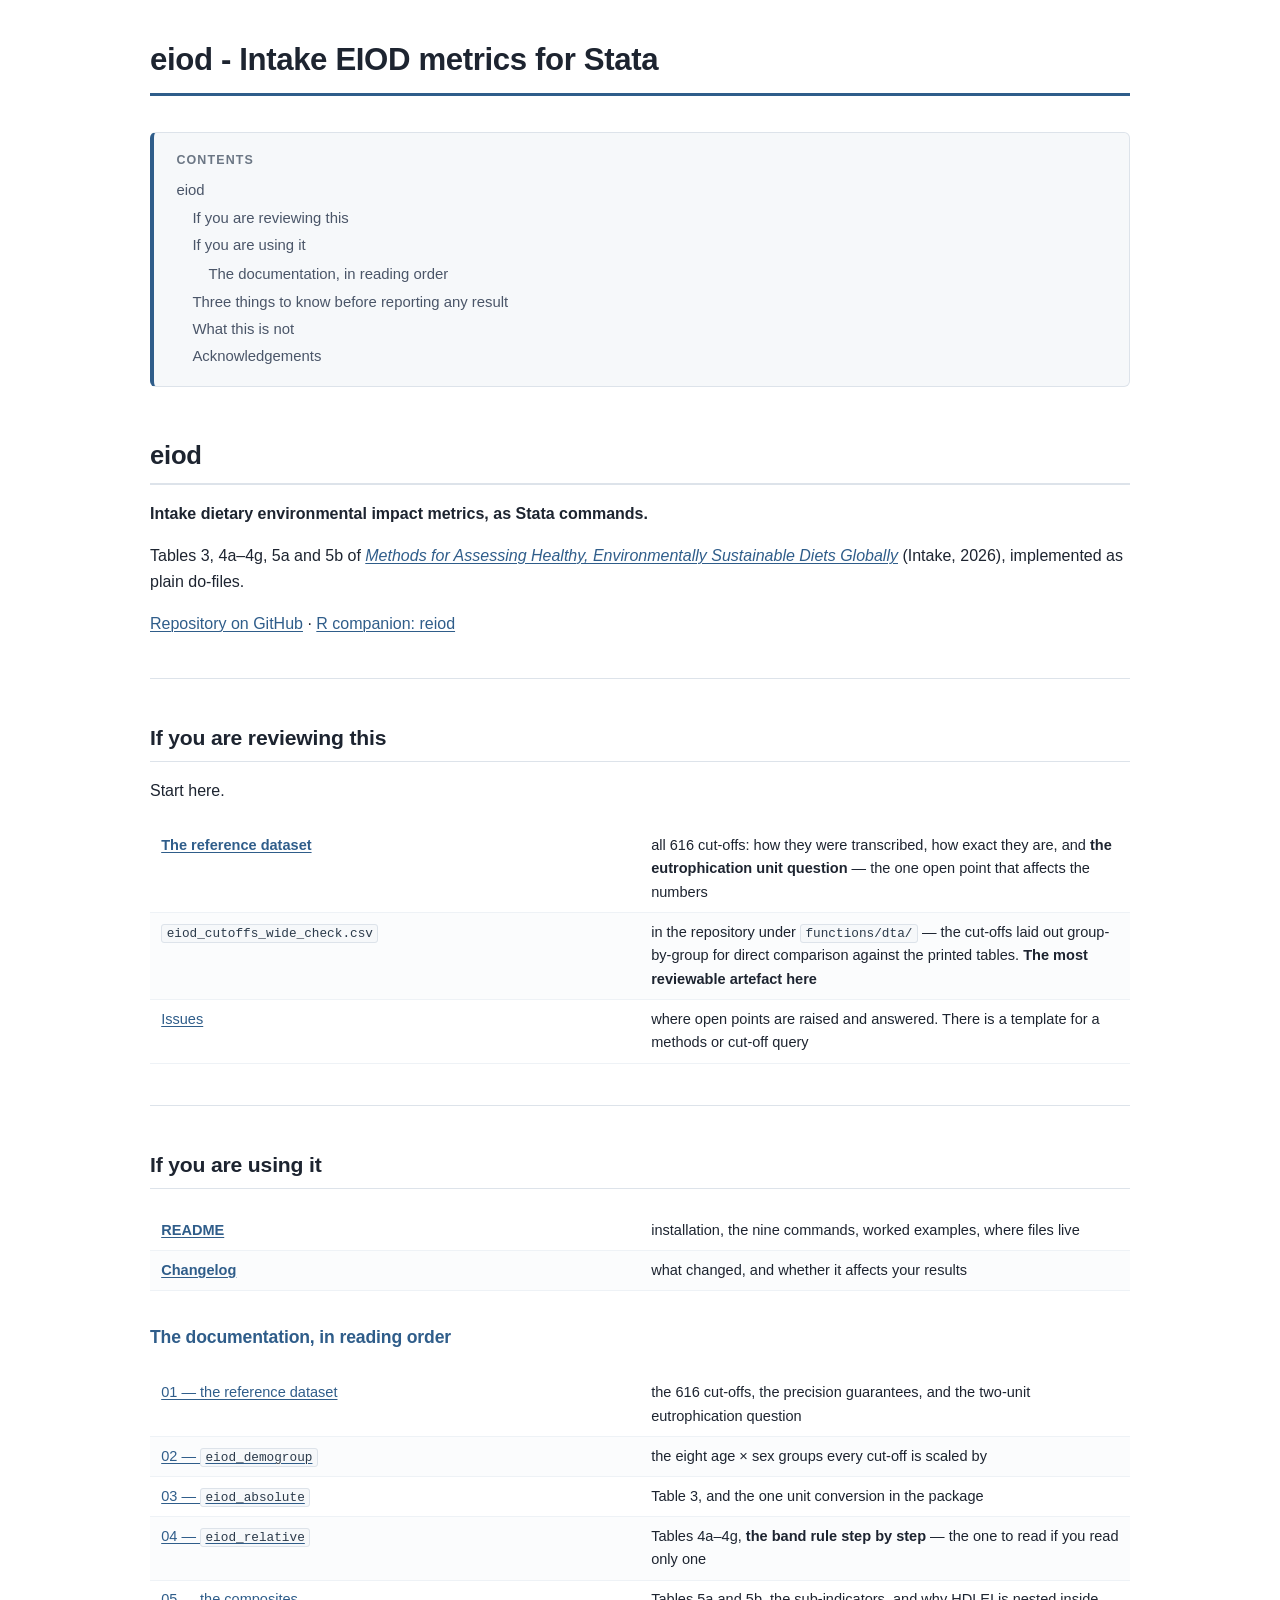
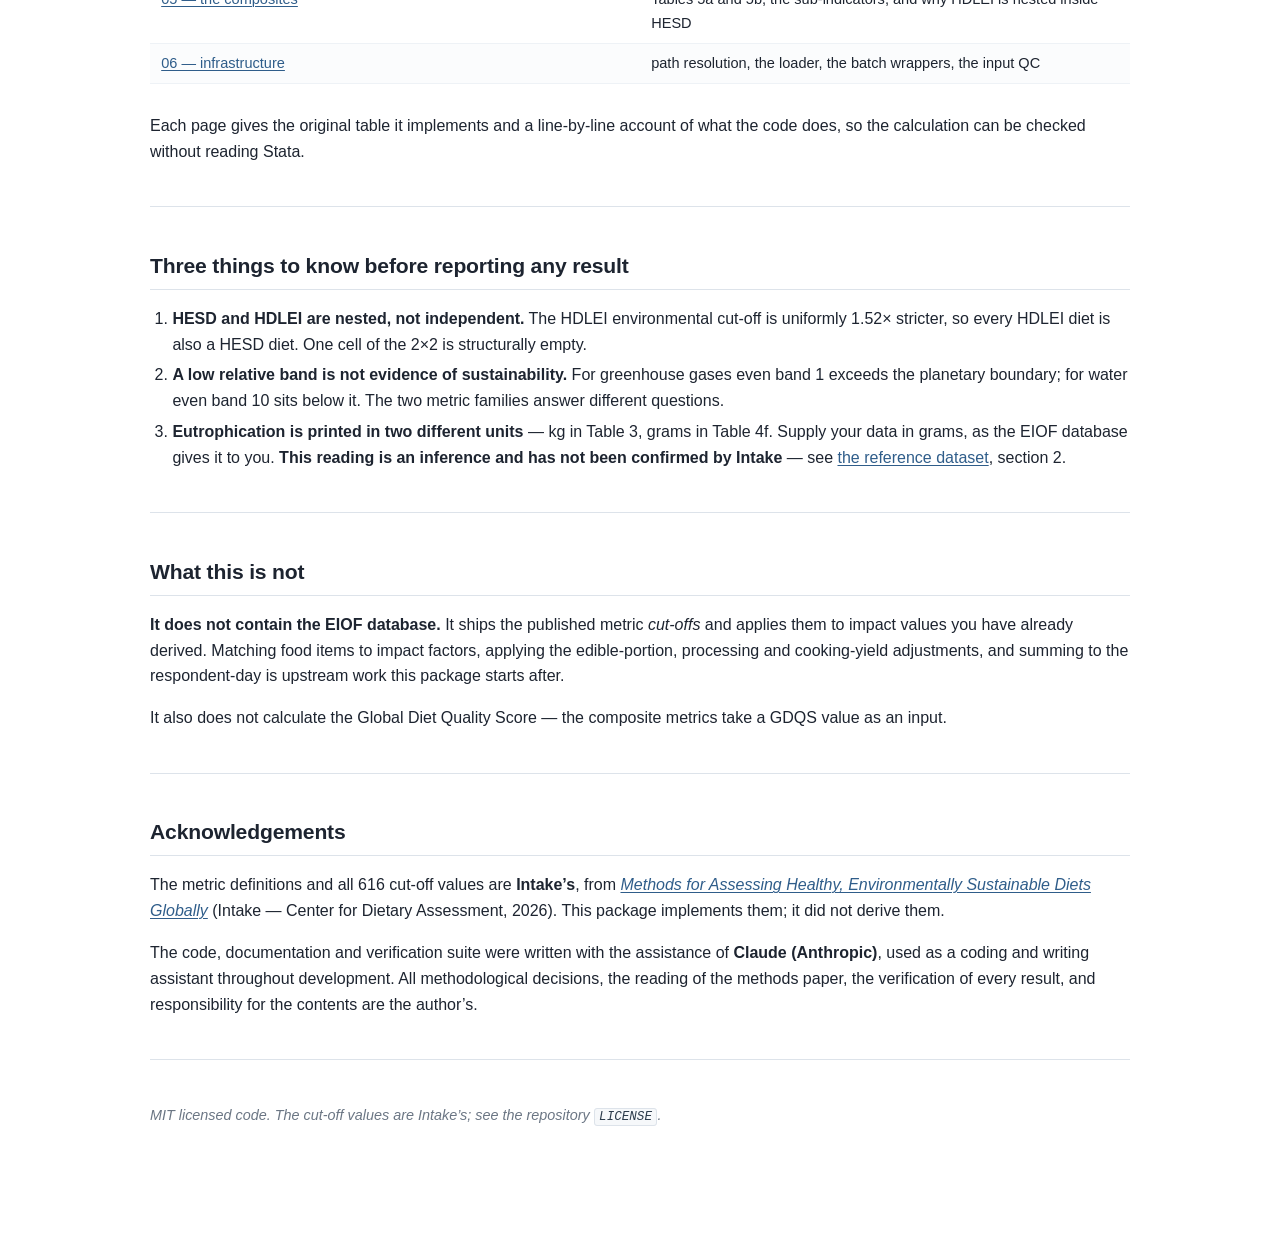
<file: docs/index.html>
<!DOCTYPE html>
<html xmlns="http://www.w3.org/1999/xhtml" lang xml:lang>
<head>
  <meta charset="utf-8" />
  <meta name="generator" content="pandoc" />
  <meta name="viewport" content="width=device-width, initial-scale=1.0, user-scalable=yes" />
  <title>eiod - Intake EIOD metrics for Stata</title>
  <style>
code{white-space: pre-wrap;}
span.smallcaps{font-variant: small-caps;}
div.columns{display: flex; gap: min(4vw, 1.5em);}
div.column{flex: auto; overflow-x: auto;}
div.hanging-indent{margin-left: 1.5em; text-indent: -1.5em;}
ul.task-list{list-style: none;}
ul.task-list li input[type="checkbox"] {
width: 0.8em;
margin: 0 0.8em 0.2em -1.6em;
vertical-align: middle;
}
</style>
  <style type="text/css">
:root {
--ink: #1d2430;
--ink-soft: #4a5568;
--ink-faint: #6b7684;
--rule: #dde3ea;
--rule-soft: #eef2f6;
--paper: #ffffff;
--tint: #f6f8fa;
--accent: #2f5d8a;
--accent-dk: #1f4160;
--accent-bg: #eaf1f8;
--good: #2d6e2d;
--good-bg: #edf7ed;
--warn: #8a5a00;
--warn-bg: #fff8e8;
--bad: #a32b2b;
--bad-bg: #fdeeee;
--mono: "Cascadia Mono", "SF Mono", Consolas, "Liberation Mono", Menlo, monospace;
--sans: "Segoe UI", -apple-system, BlinkMacSystemFont, "Helvetica Neue", Arial, sans-serif;
}
html { -webkit-text-size-adjust: 100%; }
body {
font-family: var(--sans);
font-size: 16px;
line-height: 1.62;
color: var(--ink);
background: var(--paper);
max-width: 980px;
margin: 0 auto;
padding: 2.5rem 1.6rem 6rem;
hyphens: none;
}

header#title-block-header { margin-bottom: 2.2rem; }
h1.title {
font-size: 1.95rem;
line-height: 1.25;
font-weight: 650;
letter-spacing: -0.012em;
margin: 0 0 .9rem;
padding-bottom: .9rem;
border-bottom: 3px solid var(--accent);
color: var(--ink);
}
p.subtitle { color: var(--ink-soft); font-size: 1.05rem; margin-top: -.4rem; }

h1, h2, h3, h4 { font-weight: 640; letter-spacing: -0.008em; color: var(--ink); }
h1:not(.title) {
font-size: 1.6rem;
margin: 3rem 0 1rem;
padding-bottom: .4rem;
border-bottom: 2px solid var(--rule);
}
h2 {
font-size: 1.32rem;
margin: 2.6rem 0 .9rem;
padding-bottom: .35rem;
border-bottom: 1px solid var(--rule);
}
h3 { font-size: 1.1rem; margin: 2rem 0 .6rem; color: var(--accent); }
h4 { font-size: 1rem; margin: 1.5rem 0 .5rem; color: var(--ink-soft); }

nav#TOC {
background: var(--tint);
border: 1px solid var(--rule);
border-left: 4px solid var(--accent);
border-radius: 6px;
padding: 1.1rem 1.4rem .9rem;
margin: 0 0 2.6rem;
font-size: .93rem;
}
nav#TOC::before {
content: "Contents";
display: block;
font-weight: 650;
font-size: .78rem;
letter-spacing: .09em;
text-transform: uppercase;
color: var(--ink-faint);
margin-bottom: .5rem;
}
nav#TOC ul { list-style: none; padding-left: 1rem; margin: .25rem 0; }
nav#TOC > ul { padding-left: 0; }
nav#TOC li { margin: .18rem 0; }
nav#TOC a { color: var(--ink-soft); text-decoration: none; }
nav#TOC a:hover { color: var(--accent); text-decoration: underline; }

table {
border-collapse: collapse;
width: 100%;
margin: 1.4rem 0 1.8rem;
font-size: .91rem;
font-variant-numeric: tabular-nums;
}
caption {
caption-side: top;
text-align: left;
font-size: .85rem;
color: var(--ink-faint);
padding-bottom: .45rem;
}
thead th {
background: var(--accent-bg);
color: var(--ink);
font-weight: 640;
text-align: left;
border-bottom: 2px solid var(--accent);
padding: .55rem .7rem;
vertical-align: bottom;
}
tbody td, tbody th {
padding: .48rem .7rem;
border-bottom: 1px solid var(--rule-soft);
vertical-align: top;
}
tbody tr:nth-child(even) { background: #fbfcfd; }
tbody tr:hover { background: var(--accent-bg); }
tbody td:first-child { font-weight: 500; }

td[style*="text-align: right"], th[style*="text-align: right"] {
font-variant-numeric: tabular-nums;
}

code {
font-family: var(--mono);
font-size: .875em;
background: var(--tint);
border: 1px solid var(--rule);
border-radius: 3px;
padding: .08em .35em;
color: #2b3a4a;
}
pre {
background: var(--tint);
border: 1px solid var(--rule);
border-left: 4px solid var(--accent);
border-radius: 5px;
padding: .9rem 1.1rem;
overflow-x: auto;
font-size: .86rem;
line-height: 1.5;
}
pre code { background: none; border: none; padding: 0; font-size: 1em; }

blockquote {
margin: 1.4rem 0;
padding: .85rem 1.2rem;
background: var(--warn-bg);
border-left: 4px solid #c9a227;
border-radius: 0 5px 5px 0;
color: var(--ink);
}
blockquote p:first-child { margin-top: 0; }
blockquote p:last-child { margin-bottom: 0; }

svg { display: block; max-width: 100%; height: auto; margin: 1.6rem auto; }
figure { margin: 1.8rem 0; }
figcaption { font-size: .86rem; color: var(--ink-faint); text-align: center; }

a { color: var(--accent); text-decoration-thickness: 1px; text-underline-offset: 2px; }
a:hover { color: #1f4160; }
hr { border: none; border-top: 1px solid var(--rule); margin: 2.6rem 0; }
strong { font-weight: 640; }
ul, ol { padding-left: 1.4rem; }
li { margin: .3rem 0; }
li > ul, li > ol { margin: .25rem 0; }

body > p > em:only-child { color: var(--ink-faint); font-size: .9rem; }

math { font-size: 1.02em; }

@media print {
body { max-width: none; padding: 0; font-size: 11pt; }
nav#TOC { break-after: page; }
h1:not(.title), h2 { break-after: avoid; }
table, pre, svg, blockquote { break-inside: avoid; }
tbody tr:hover { background: none; }
a { color: var(--ink); text-decoration: none; }
}
@media (max-width: 680px) {
body { padding: 1.4rem 1rem 4rem; font-size: 15px; }
table { font-size: .84rem; }
h1.title { font-size: 1.55rem; }
}
</style>
  <!--[if lt IE 9]>
    <script src="//cdnjs.cloudflare.com/ajax/libs/html5shiv/3.7.3/html5shiv-printshiv.min.js"></script>
  <![endif]-->
</head>
<body>
<header id="title-block-header">
<h1 class="title">eiod - Intake EIOD metrics for Stata</h1>
</header>
<nav id="TOC" role="doc-toc">
<ul>
<li><a href="#eiod" id="toc-eiod">eiod</a>
<ul>
<li><a href="#if-you-are-reviewing-this" id="toc-if-you-are-reviewing-this">If you are reviewing this</a></li>
<li><a href="#if-you-are-using-it" id="toc-if-you-are-using-it">If you
are using it</a>
<ul>
<li><a href="#the-documentation-in-reading-order" id="toc-the-documentation-in-reading-order">The documentation, in
reading order</a></li>
</ul></li>
<li><a href="#three-things-to-know-before-reporting-any-result" id="toc-three-things-to-know-before-reporting-any-result">Three things
to know before reporting any result</a></li>
<li><a href="#what-this-is-not" id="toc-what-this-is-not">What this is
not</a></li>
<li><a href="#acknowledgements" id="toc-acknowledgements">Acknowledgements</a></li>
</ul></li>
</ul>
</nav>
<h1 id="eiod">eiod</h1>
<p><strong>Intake dietary environmental impact metrics, as Stata
commands.</strong></p>
<p>Tables 3, 4a–4g, 5a and 5b of <a href="https://www.intake.org/sites/default/files/2026-01/Intake-EIOD-Methods-Paper-Jan2026-Final.pdf"><em>Methods
for Assessing Healthy, Environmentally Sustainable Diets
Globally</em></a> (Intake, 2026), implemented as plain do-files.</p>
<p><a href="https://github.com/nicholustintzaw/eiod">Repository on
GitHub</a> · <a href="https://github.com/nicholustintzaw/reiod">R
companion: reiod</a></p>
<hr />
<h2 id="if-you-are-reviewing-this">If you are reviewing this</h2>
<p>Start here.</p>
<table>
<colgroup>
<col style="width: 50%" />
<col style="width: 50%" />
</colgroup>
<tbody>
<tr class="odd">
<td><strong><a href="01_eiod_build_cutoffs.html">The reference
dataset</a></strong></td>
<td>all 616 cut-offs: how they were transcribed, how exact they are, and
<strong>the eutrophication unit question</strong> — the one open point
that affects the numbers</td>
</tr>
<tr class="even">
<td><code>eiod_cutoffs_wide_check.csv</code></td>
<td>in the repository under <code>functions/dta/</code> — the cut-offs
laid out group-by-group for direct comparison against the printed
tables. <strong>The most reviewable artefact here</strong></td>
</tr>
<tr class="odd">
<td><a href="https://github.com/nicholustintzaw/eiod/issues">Issues</a></td>
<td>where open points are raised and answered. There is a template for a
methods or cut-off query</td>
</tr>
</tbody>
</table>
<hr />
<h2 id="if-you-are-using-it">If you are using it</h2>
<table>
<colgroup>
<col style="width: 50%" />
<col style="width: 50%" />
</colgroup>
<tbody>
<tr class="odd">
<td><strong><a href="readme.html">README</a></strong></td>
<td>installation, the nine commands, worked examples, where files
live</td>
</tr>
<tr class="even">
<td><strong><a href="news.html">Changelog</a></strong></td>
<td>what changed, and whether it affects your results</td>
</tr>
</tbody>
</table>
<h3 id="the-documentation-in-reading-order">The documentation, in
reading order</h3>
<table>
<colgroup>
<col style="width: 50%" />
<col style="width: 50%" />
</colgroup>
<tbody>
<tr class="odd">
<td><a href="01_eiod_build_cutoffs.html">01 — the reference
dataset</a></td>
<td>the 616 cut-offs, the precision guarantees, and the two-unit
eutrophication question</td>
</tr>
<tr class="even">
<td><a href="02_eiod_demogroup.html">02 —
<code>eiod_demogroup</code></a></td>
<td>the eight age × sex groups every cut-off is scaled by</td>
</tr>
<tr class="odd">
<td><a href="03_eiod_absolute.html">03 —
<code>eiod_absolute</code></a></td>
<td>Table 3, and the one unit conversion in the package</td>
</tr>
<tr class="even">
<td><a href="04_eiod_relative.html">04 —
<code>eiod_relative</code></a></td>
<td>Tables 4a–4g, <strong>the band rule step by step</strong> — the one
to read if you read only one</td>
</tr>
<tr class="odd">
<td><a href="05_eiod_composites.html">05 — the composites</a></td>
<td>Tables 5a and 5b, the sub-indicators, and why HDLEI is nested inside
HESD</td>
</tr>
<tr class="even">
<td><a href="06_eiod_infrastructure.html">06 — infrastructure</a></td>
<td>path resolution, the loader, the batch wrappers, the input QC</td>
</tr>
</tbody>
</table>
<p>Each page gives the original table it implements and a line-by-line
account of what the code does, so the calculation can be checked without
reading Stata.</p>
<hr />
<h2 id="three-things-to-know-before-reporting-any-result">Three things
to know before reporting any result</h2>
<ol type="1">
<li><strong>HESD and HDLEI are nested, not independent.</strong> The
HDLEI environmental cut-off is uniformly 1.52× stricter, so every HDLEI
diet is also a HESD diet. One cell of the 2×2 is structurally
empty.</li>
<li><strong>A low relative band is not evidence of
sustainability.</strong> For greenhouse gases even band 1 exceeds the
planetary boundary; for water even band 10 sits below it. The two metric
families answer different questions.</li>
<li><strong>Eutrophication is printed in two different units</strong> —
kg in Table 3, grams in Table 4f. Supply your data in grams, as the EIOF
database gives it to you. <strong>This reading is an inference and has
not been confirmed by Intake</strong> — see <a href="01_eiod_build_cutoffs.html">the reference dataset</a>, section
2.</li>
</ol>
<hr />
<h2 id="what-this-is-not">What this is not</h2>
<p><strong>It does not contain the EIOF database.</strong> It ships the
published metric <em>cut-offs</em> and applies them to impact values you
have already derived. Matching food items to impact factors, applying
the edible-portion, processing and cooking-yield adjustments, and
summing to the respondent-day is upstream work this package starts
after.</p>
<p>It also does not calculate the Global Diet Quality Score — the
composite metrics take a GDQS value as an input.</p>
<hr />
<h2 id="acknowledgements">Acknowledgements</h2>
<p>The metric definitions and all 616 cut-off values are
<strong>Intake’s</strong>, from <a href="https://www.intake.org/sites/default/files/2026-01/Intake-EIOD-Methods-Paper-Jan2026-Final.pdf"><em>Methods
for Assessing Healthy, Environmentally Sustainable Diets
Globally</em></a> (Intake — Center for Dietary Assessment, 2026). This
package implements them; it did not derive them.</p>
<p>The code, documentation and verification suite were written with the
assistance of <strong>Claude (Anthropic)</strong>, used as a coding and
writing assistant throughout development. All methodological decisions,
the reading of the methods paper, the verification of every result, and
responsibility for the contents are the author’s.</p>
<hr />
<p><em>MIT licensed code. The cut-off values are Intake’s; see the
repository <code>LICENSE</code>.</em></p>
</body>
</html>
</file>
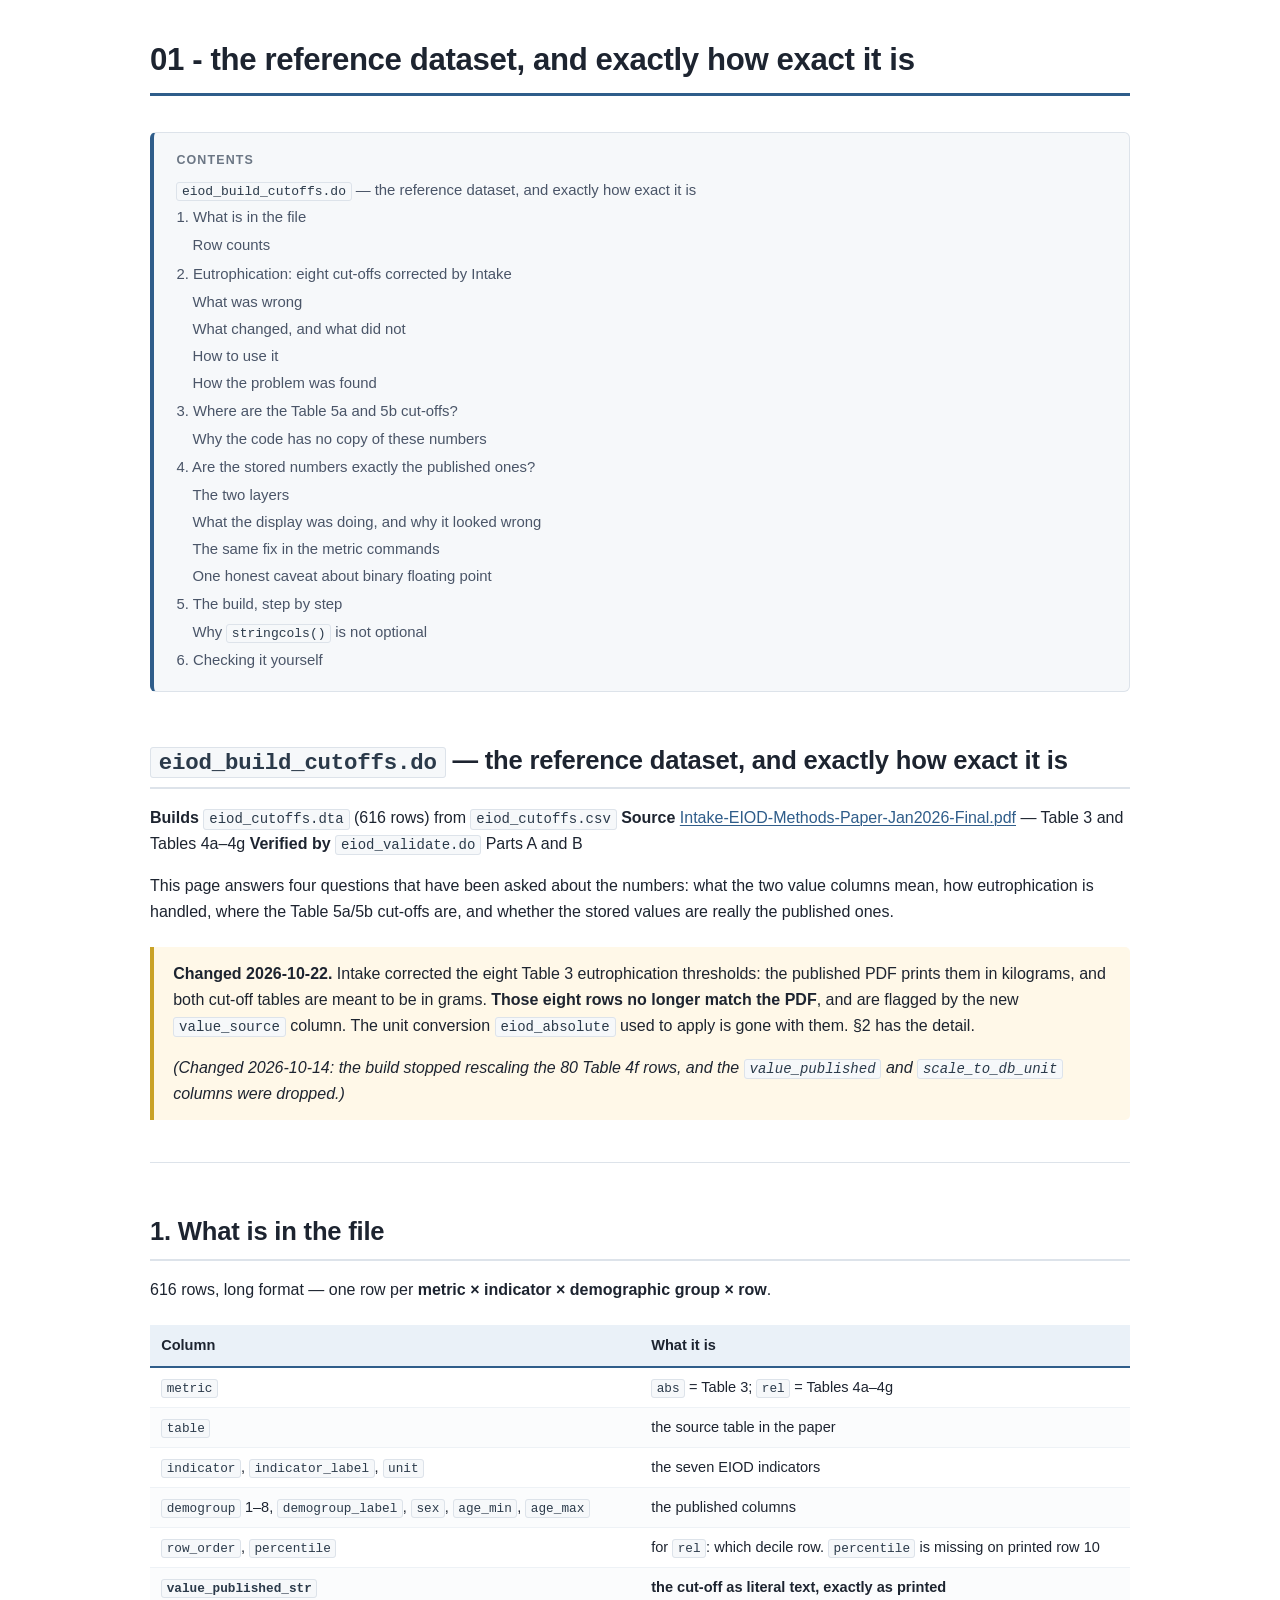
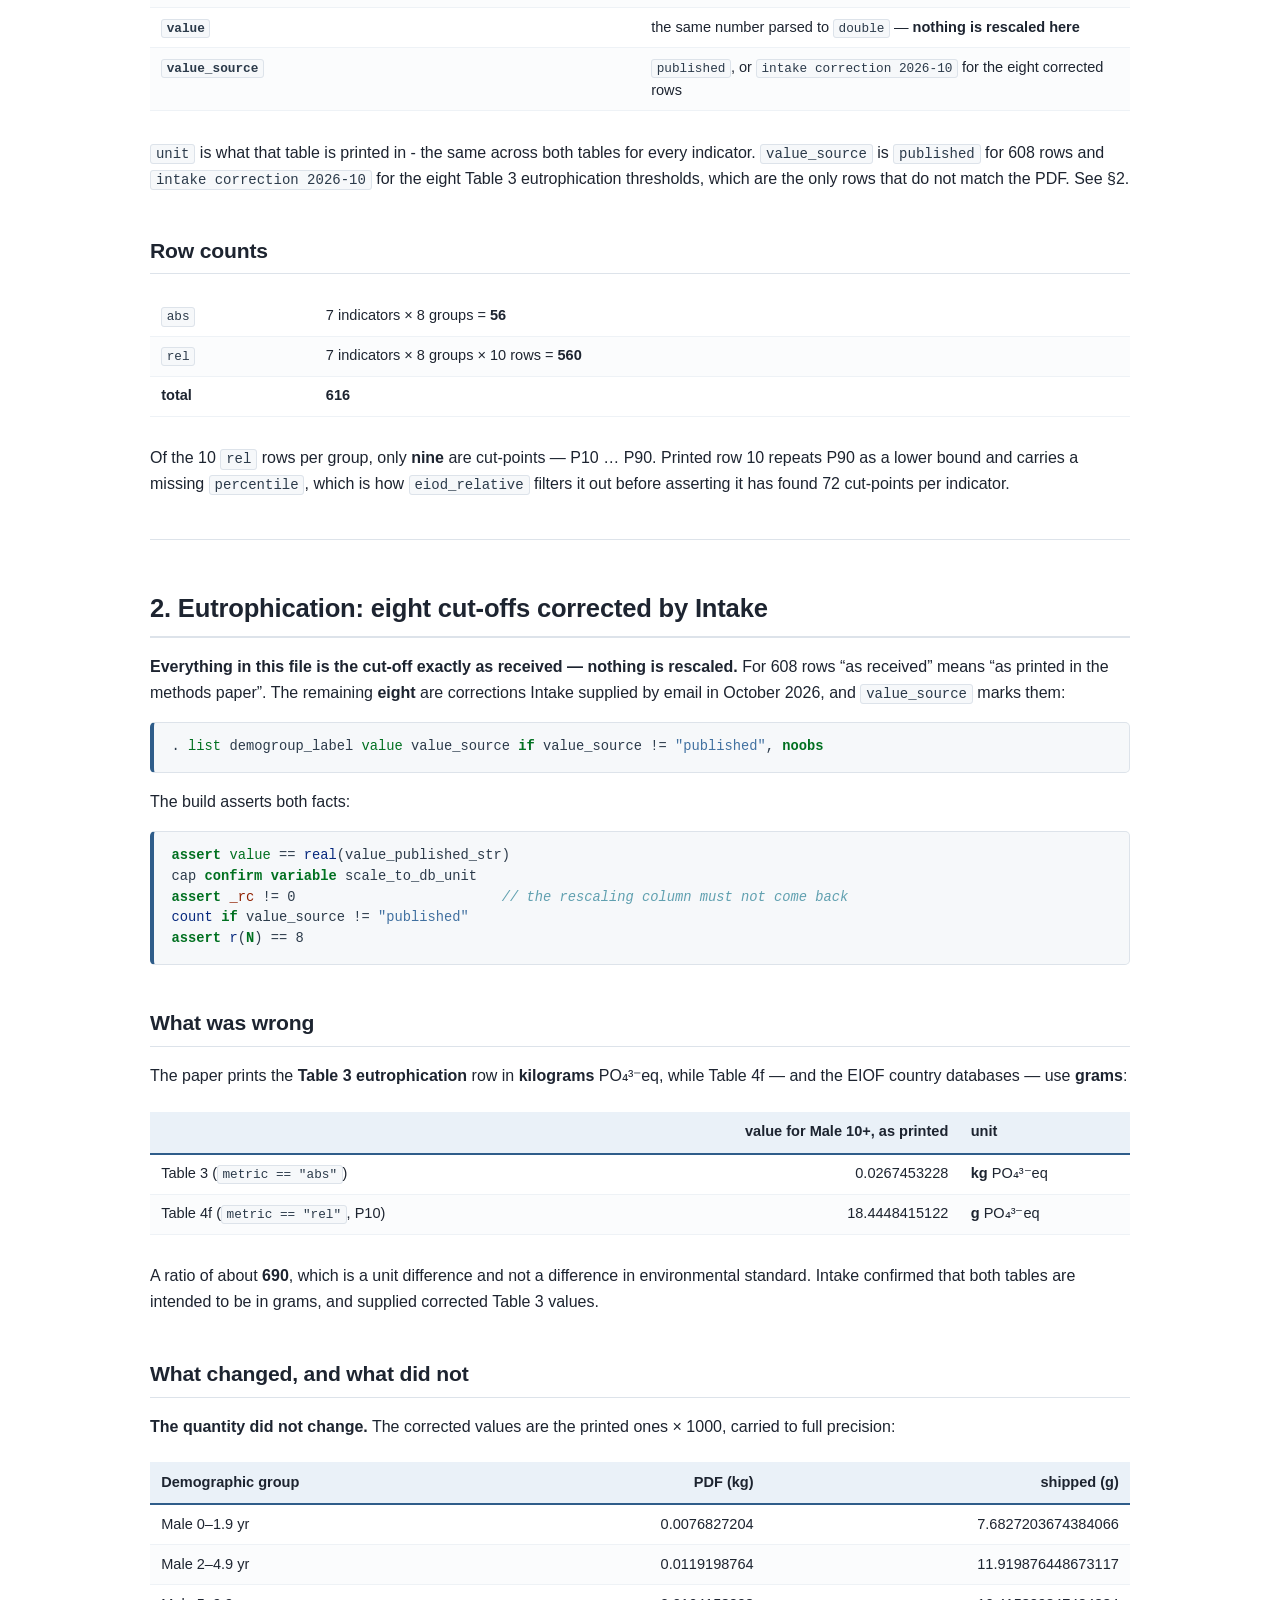
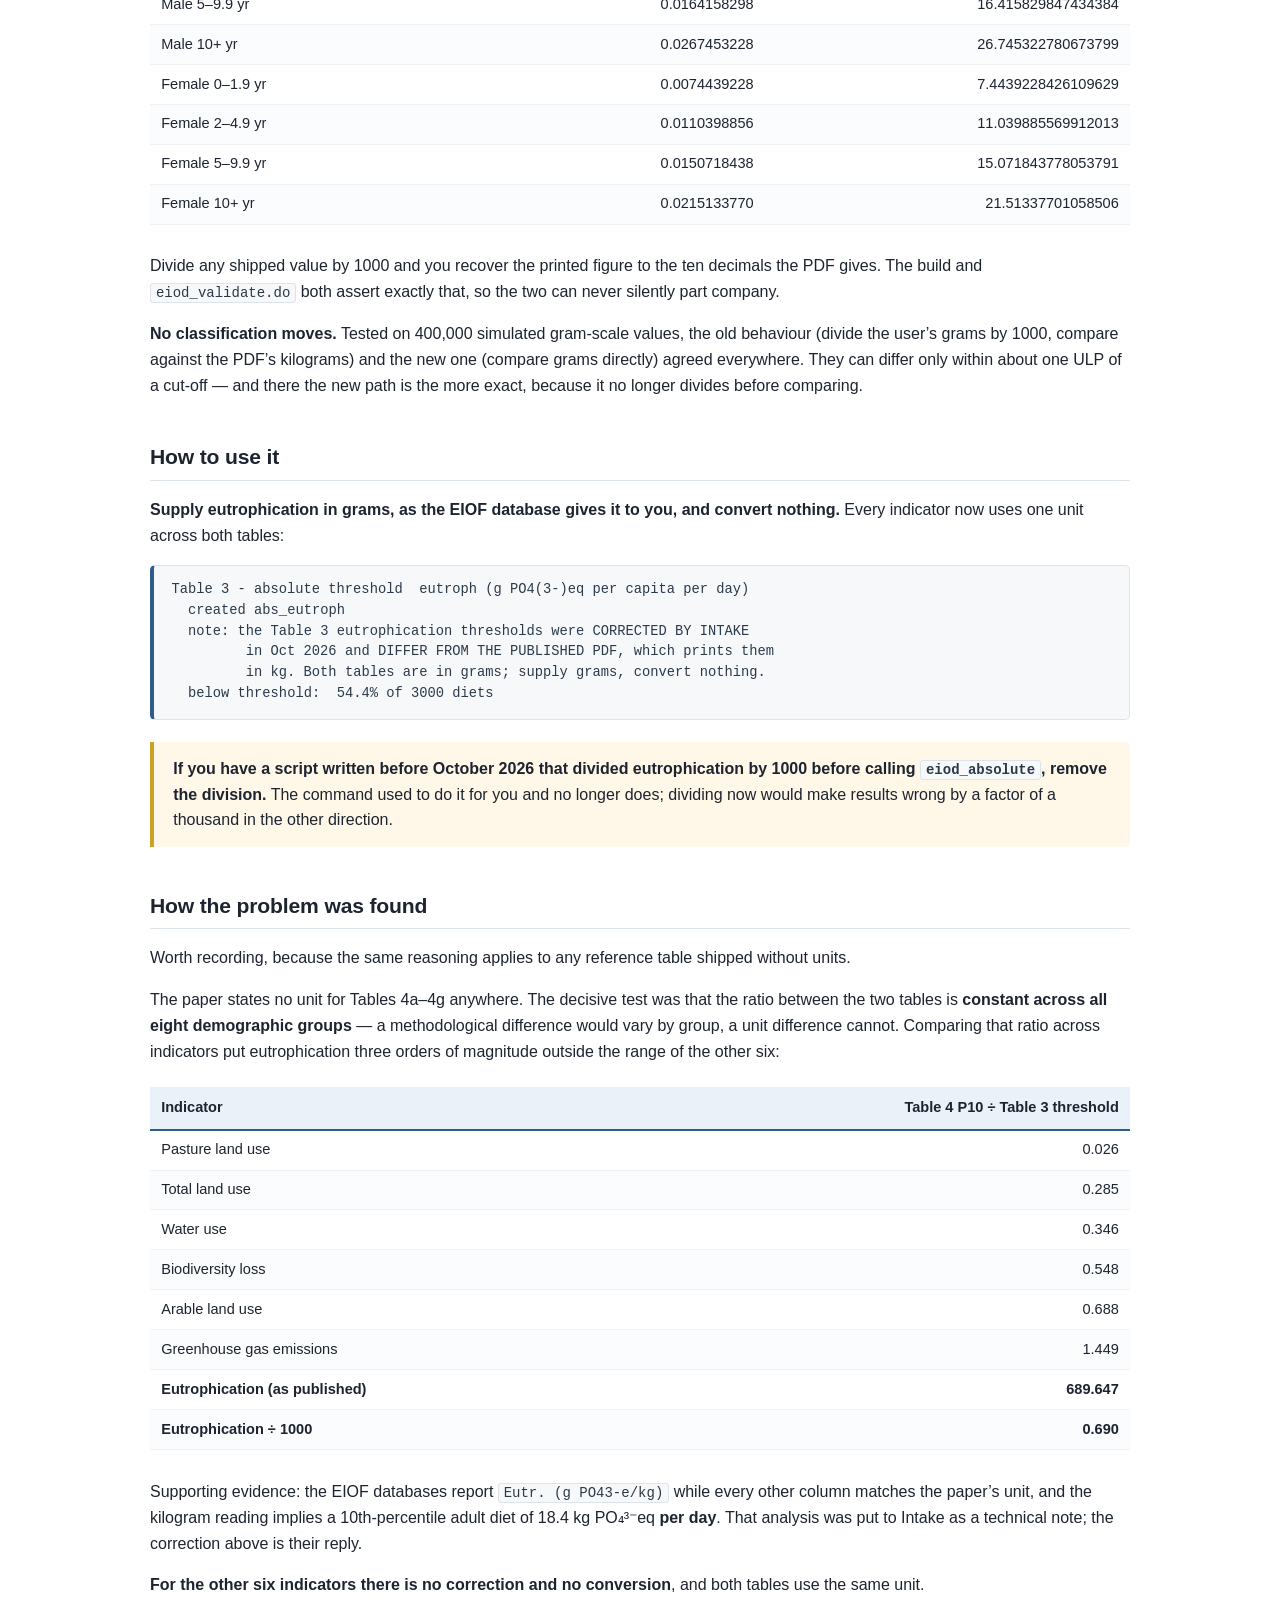
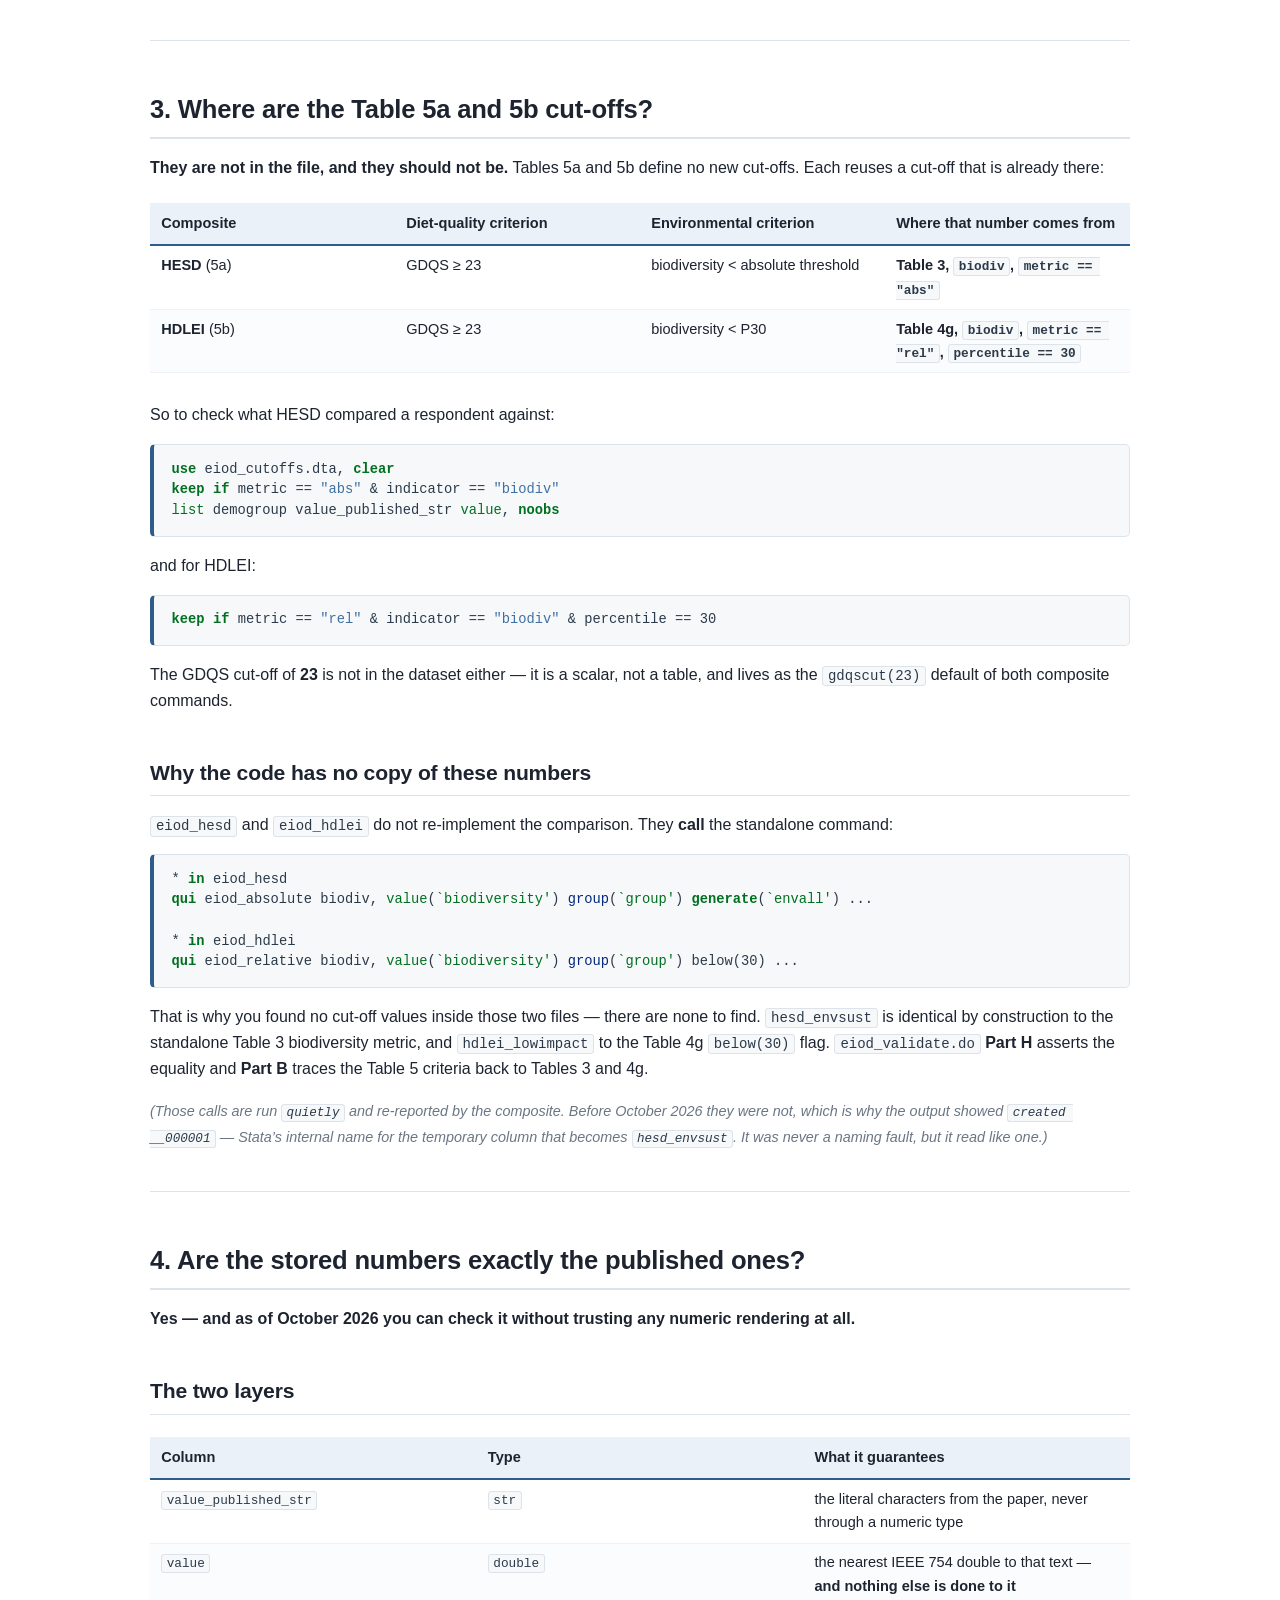
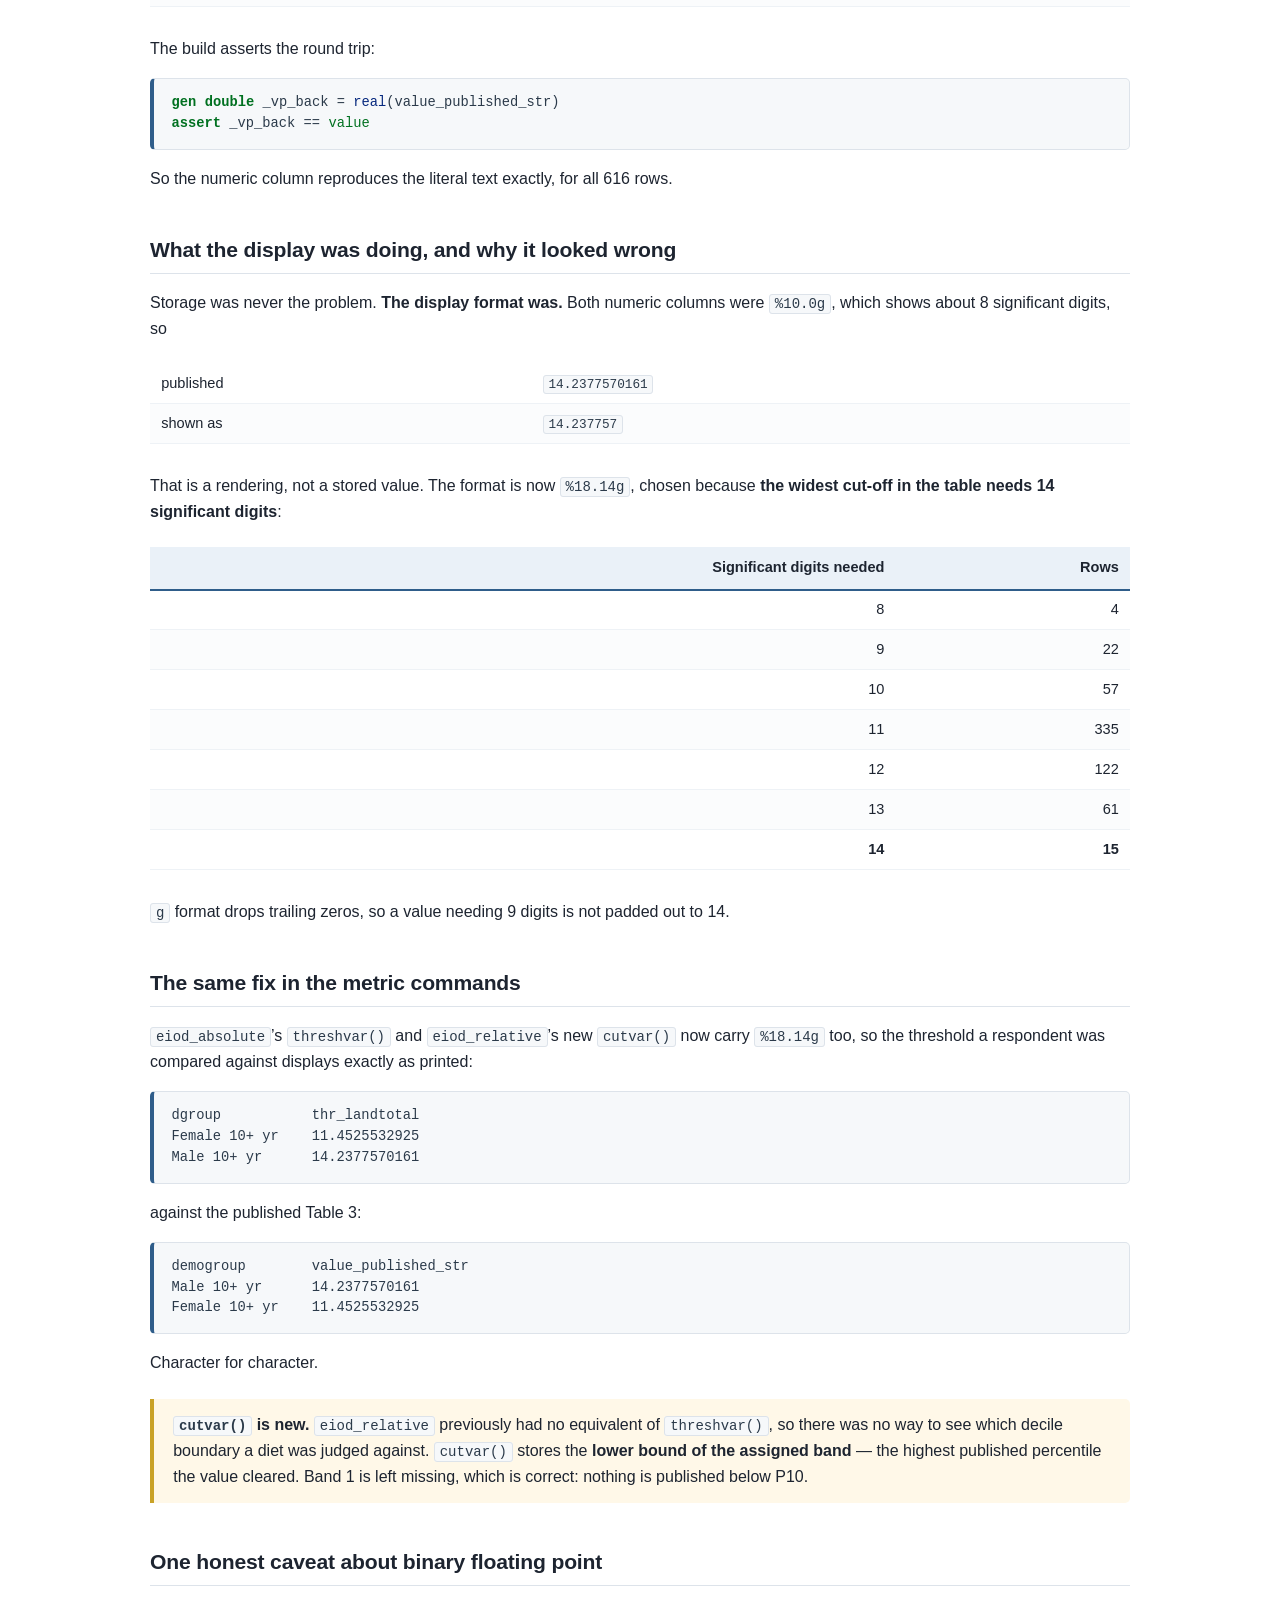
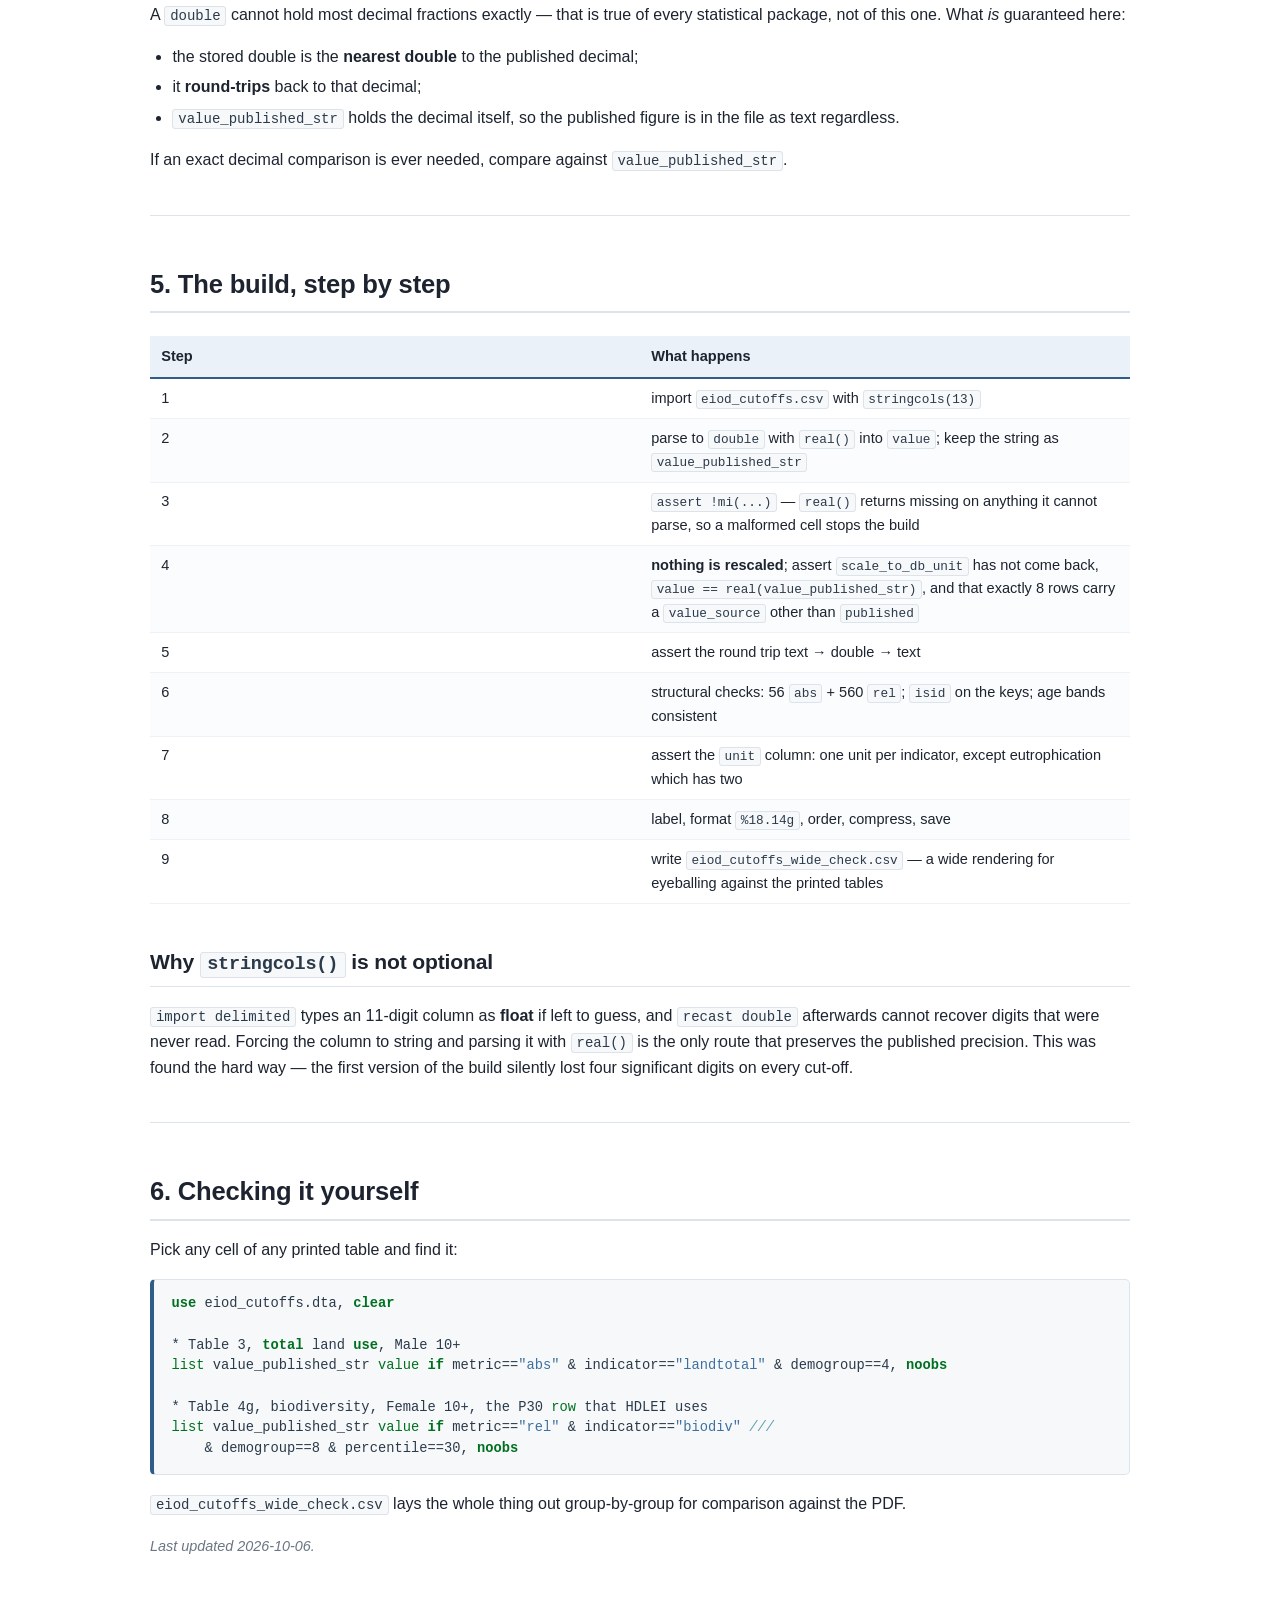
<file: docs/01_eiod_build_cutoffs.html>
<!DOCTYPE html>
<html xmlns="http://www.w3.org/1999/xhtml" lang xml:lang>
<head>
  <meta charset="utf-8" />
  <meta name="generator" content="pandoc" />
  <meta name="viewport" content="width=device-width, initial-scale=1.0, user-scalable=yes" />
  <title>01 - the reference dataset, and exactly how exact it is</title>
  <style>
code{white-space: pre-wrap;}
span.smallcaps{font-variant: small-caps;}
div.columns{display: flex; gap: min(4vw, 1.5em);}
div.column{flex: auto; overflow-x: auto;}
div.hanging-indent{margin-left: 1.5em; text-indent: -1.5em;}
ul.task-list{list-style: none;}
ul.task-list li input[type="checkbox"] {
width: 0.8em;
margin: 0 0.8em 0.2em -1.6em;
vertical-align: middle;
}

pre > code.sourceCode { white-space: pre; position: relative; }
pre > code.sourceCode > span { display: inline-block; line-height: 1.25; }
pre > code.sourceCode > span:empty { height: 1.2em; }
.sourceCode { overflow: visible; }
code.sourceCode > span { color: inherit; text-decoration: inherit; }
div.sourceCode { margin: 1em 0; }
pre.sourceCode { margin: 0; }
@media screen {
div.sourceCode { overflow: auto; }
}
@media print {
pre > code.sourceCode { white-space: pre-wrap; }
pre > code.sourceCode > span { text-indent: -5em; padding-left: 5em; }
}
pre.numberSource code
{ counter-reset: source-line 0; }
pre.numberSource code > span
{ position: relative; left: -4em; counter-increment: source-line; }
pre.numberSource code > span > a:first-child::before
{ content: counter(source-line);
position: relative; left: -1em; text-align: right; vertical-align: baseline;
border: none; display: inline-block;
-webkit-touch-callout: none; -webkit-user-select: none;
-khtml-user-select: none; -moz-user-select: none;
-ms-user-select: none; user-select: none;
padding: 0 4px; width: 4em;
color: #aaaaaa;
}
pre.numberSource { margin-left: 3em; border-left: 1px solid #aaaaaa; padding-left: 4px; }
div.sourceCode
{ }
@media screen {
pre > code.sourceCode > span > a:first-child::before { text-decoration: underline; }
}
code span.al { color: #ff0000; font-weight: bold; } 
code span.an { color: #60a0b0; font-weight: bold; font-style: italic; } 
code span.at { color: #7d9029; } 
code span.bn { color: #40a070; } 
code span.bu { color: #008000; } 
code span.cf { color: #007020; font-weight: bold; } 
code span.ch { color: #4070a0; } 
code span.cn { color: #880000; } 
code span.co { color: #60a0b0; font-style: italic; } 
code span.cv { color: #60a0b0; font-weight: bold; font-style: italic; } 
code span.do { color: #ba2121; font-style: italic; } 
code span.dt { color: #902000; } 
code span.dv { color: #40a070; } 
code span.er { color: #ff0000; font-weight: bold; } 
code span.ex { } 
code span.fl { color: #40a070; } 
code span.fu { color: #06287e; } 
code span.im { color: #008000; font-weight: bold; } 
code span.in { color: #60a0b0; font-weight: bold; font-style: italic; } 
code span.kw { color: #007020; font-weight: bold; } 
code span.op { color: #666666; } 
code span.ot { color: #007020; } 
code span.pp { color: #bc7a00; } 
code span.sc { color: #4070a0; } 
code span.ss { color: #bb6688; } 
code span.st { color: #4070a0; } 
code span.va { color: #19177c; } 
code span.vs { color: #4070a0; } 
code span.wa { color: #60a0b0; font-weight: bold; font-style: italic; } 
</style>
  <style type="text/css">
:root {
--ink: #1d2430;
--ink-soft: #4a5568;
--ink-faint: #6b7684;
--rule: #dde3ea;
--rule-soft: #eef2f6;
--paper: #ffffff;
--tint: #f6f8fa;
--accent: #2f5d8a;
--accent-dk: #1f4160;
--accent-bg: #eaf1f8;
--good: #2d6e2d;
--good-bg: #edf7ed;
--warn: #8a5a00;
--warn-bg: #fff8e8;
--bad: #a32b2b;
--bad-bg: #fdeeee;
--mono: "Cascadia Mono", "SF Mono", Consolas, "Liberation Mono", Menlo, monospace;
--sans: "Segoe UI", -apple-system, BlinkMacSystemFont, "Helvetica Neue", Arial, sans-serif;
}
html { -webkit-text-size-adjust: 100%; }
body {
font-family: var(--sans);
font-size: 16px;
line-height: 1.62;
color: var(--ink);
background: var(--paper);
max-width: 980px;
margin: 0 auto;
padding: 2.5rem 1.6rem 6rem;
hyphens: none;
}

header#title-block-header { margin-bottom: 2.2rem; }
h1.title {
font-size: 1.95rem;
line-height: 1.25;
font-weight: 650;
letter-spacing: -0.012em;
margin: 0 0 .9rem;
padding-bottom: .9rem;
border-bottom: 3px solid var(--accent);
color: var(--ink);
}
p.subtitle { color: var(--ink-soft); font-size: 1.05rem; margin-top: -.4rem; }

h1, h2, h3, h4 { font-weight: 640; letter-spacing: -0.008em; color: var(--ink); }
h1:not(.title) {
font-size: 1.6rem;
margin: 3rem 0 1rem;
padding-bottom: .4rem;
border-bottom: 2px solid var(--rule);
}
h2 {
font-size: 1.32rem;
margin: 2.6rem 0 .9rem;
padding-bottom: .35rem;
border-bottom: 1px solid var(--rule);
}
h3 { font-size: 1.1rem; margin: 2rem 0 .6rem; color: var(--accent); }
h4 { font-size: 1rem; margin: 1.5rem 0 .5rem; color: var(--ink-soft); }

nav#TOC {
background: var(--tint);
border: 1px solid var(--rule);
border-left: 4px solid var(--accent);
border-radius: 6px;
padding: 1.1rem 1.4rem .9rem;
margin: 0 0 2.6rem;
font-size: .93rem;
}
nav#TOC::before {
content: "Contents";
display: block;
font-weight: 650;
font-size: .78rem;
letter-spacing: .09em;
text-transform: uppercase;
color: var(--ink-faint);
margin-bottom: .5rem;
}
nav#TOC ul { list-style: none; padding-left: 1rem; margin: .25rem 0; }
nav#TOC > ul { padding-left: 0; }
nav#TOC li { margin: .18rem 0; }
nav#TOC a { color: var(--ink-soft); text-decoration: none; }
nav#TOC a:hover { color: var(--accent); text-decoration: underline; }

table {
border-collapse: collapse;
width: 100%;
margin: 1.4rem 0 1.8rem;
font-size: .91rem;
font-variant-numeric: tabular-nums;
}
caption {
caption-side: top;
text-align: left;
font-size: .85rem;
color: var(--ink-faint);
padding-bottom: .45rem;
}
thead th {
background: var(--accent-bg);
color: var(--ink);
font-weight: 640;
text-align: left;
border-bottom: 2px solid var(--accent);
padding: .55rem .7rem;
vertical-align: bottom;
}
tbody td, tbody th {
padding: .48rem .7rem;
border-bottom: 1px solid var(--rule-soft);
vertical-align: top;
}
tbody tr:nth-child(even) { background: #fbfcfd; }
tbody tr:hover { background: var(--accent-bg); }
tbody td:first-child { font-weight: 500; }

td[style*="text-align: right"], th[style*="text-align: right"] {
font-variant-numeric: tabular-nums;
}

code {
font-family: var(--mono);
font-size: .875em;
background: var(--tint);
border: 1px solid var(--rule);
border-radius: 3px;
padding: .08em .35em;
color: #2b3a4a;
}
pre {
background: var(--tint);
border: 1px solid var(--rule);
border-left: 4px solid var(--accent);
border-radius: 5px;
padding: .9rem 1.1rem;
overflow-x: auto;
font-size: .86rem;
line-height: 1.5;
}
pre code { background: none; border: none; padding: 0; font-size: 1em; }

blockquote {
margin: 1.4rem 0;
padding: .85rem 1.2rem;
background: var(--warn-bg);
border-left: 4px solid #c9a227;
border-radius: 0 5px 5px 0;
color: var(--ink);
}
blockquote p:first-child { margin-top: 0; }
blockquote p:last-child { margin-bottom: 0; }

svg { display: block; max-width: 100%; height: auto; margin: 1.6rem auto; }
figure { margin: 1.8rem 0; }
figcaption { font-size: .86rem; color: var(--ink-faint); text-align: center; }

a { color: var(--accent); text-decoration-thickness: 1px; text-underline-offset: 2px; }
a:hover { color: #1f4160; }
hr { border: none; border-top: 1px solid var(--rule); margin: 2.6rem 0; }
strong { font-weight: 640; }
ul, ol { padding-left: 1.4rem; }
li { margin: .3rem 0; }
li > ul, li > ol { margin: .25rem 0; }

body > p > em:only-child { color: var(--ink-faint); font-size: .9rem; }

math { font-size: 1.02em; }

@media print {
body { max-width: none; padding: 0; font-size: 11pt; }
nav#TOC { break-after: page; }
h1:not(.title), h2 { break-after: avoid; }
table, pre, svg, blockquote { break-inside: avoid; }
tbody tr:hover { background: none; }
a { color: var(--ink); text-decoration: none; }
}
@media (max-width: 680px) {
body { padding: 1.4rem 1rem 4rem; font-size: 15px; }
table { font-size: .84rem; }
h1.title { font-size: 1.55rem; }
}
</style>
  <!--[if lt IE 9]>
    <script src="//cdnjs.cloudflare.com/ajax/libs/html5shiv/3.7.3/html5shiv-printshiv.min.js"></script>
  <![endif]-->
</head>
<body>
<header id="title-block-header">
<h1 class="title">01 - the reference dataset, and exactly how exact it
is</h1>
</header>
<nav id="TOC" role="doc-toc">
<ul>
<li><a href="#eiod_build_cutoffs.do-the-reference-dataset-and-exactly-how-exact-it-is" id="toc-eiod_build_cutoffs.do-the-reference-dataset-and-exactly-how-exact-it-is"><code>eiod_build_cutoffs.do</code>
— the reference dataset, and exactly how exact it is</a></li>
<li><a href="#what-is-in-the-file" id="toc-what-is-in-the-file">1. What
is in the file</a>
<ul>
<li><a href="#row-counts" id="toc-row-counts">Row counts</a></li>
</ul></li>
<li><a href="#eutrophication-eight-cut-offs-corrected-by-intake" id="toc-eutrophication-eight-cut-offs-corrected-by-intake">2.
Eutrophication: eight cut-offs corrected by Intake</a>
<ul>
<li><a href="#what-was-wrong" id="toc-what-was-wrong">What was
wrong</a></li>
<li><a href="#what-changed-and-what-did-not" id="toc-what-changed-and-what-did-not">What changed, and what did
not</a></li>
<li><a href="#how-to-use-it" id="toc-how-to-use-it">How to use
it</a></li>
<li><a href="#how-the-problem-was-found" id="toc-how-the-problem-was-found">How the problem was found</a></li>
</ul></li>
<li><a href="#where-are-the-table-5a-and-5b-cut-offs" id="toc-where-are-the-table-5a-and-5b-cut-offs">3. Where are the Table
5a and 5b cut-offs?</a>
<ul>
<li><a href="#why-the-code-has-no-copy-of-these-numbers" id="toc-why-the-code-has-no-copy-of-these-numbers">Why the code has no
copy of these numbers</a></li>
</ul></li>
<li><a href="#are-the-stored-numbers-exactly-the-published-ones" id="toc-are-the-stored-numbers-exactly-the-published-ones">4. Are the
stored numbers exactly the published ones?</a>
<ul>
<li><a href="#the-two-layers" id="toc-the-two-layers">The two
layers</a></li>
<li><a href="#what-the-display-was-doing-and-why-it-looked-wrong" id="toc-what-the-display-was-doing-and-why-it-looked-wrong">What the
display was doing, and why it looked wrong</a></li>
<li><a href="#the-same-fix-in-the-metric-commands" id="toc-the-same-fix-in-the-metric-commands">The same fix in the metric
commands</a></li>
<li><a href="#one-honest-caveat-about-binary-floating-point" id="toc-one-honest-caveat-about-binary-floating-point">One honest caveat
about binary floating point</a></li>
</ul></li>
<li><a href="#the-build-step-by-step" id="toc-the-build-step-by-step">5.
The build, step by step</a>
<ul>
<li><a href="#why-stringcols-is-not-optional" id="toc-why-stringcols-is-not-optional">Why <code>stringcols()</code> is
not optional</a></li>
</ul></li>
<li><a href="#checking-it-yourself" id="toc-checking-it-yourself">6.
Checking it yourself</a></li>
</ul>
</nav>
<h1 id="eiod_build_cutoffs.do-the-reference-dataset-and-exactly-how-exact-it-is"><code>eiod_build_cutoffs.do</code>
— the reference dataset, and exactly how exact it is</h1>
<p><strong>Builds</strong> <code>eiod_cutoffs.dta</code> (616 rows) from
<code>eiod_cutoffs.csv</code> <strong>Source</strong> <a href="https://www.intake.org/sites/default/files/2026-01/Intake-EIOD-Methods-Paper-Jan2026-Final.pdf">Intake-EIOD-Methods-Paper-Jan2026-Final.pdf</a>
— Table 3 and Tables 4a–4g <strong>Verified by</strong>
<code>eiod_validate.do</code> Parts A and B</p>
<p>This page answers four questions that have been asked about the
numbers: what the two value columns mean, how eutrophication is handled,
where the Table 5a/5b cut-offs are, and whether the stored values are
really the published ones.</p>
<blockquote>
<p><strong>Changed 2026-10-22.</strong> Intake corrected the eight Table
3 eutrophication thresholds: the published PDF prints them in kilograms,
and both cut-off tables are meant to be in grams. <strong>Those eight
rows no longer match the PDF</strong>, and are flagged by the new
<code>value_source</code> column. The unit conversion
<code>eiod_absolute</code> used to apply is gone with them. §2 has the
detail.</p>
<p><em>(Changed 2026-10-14: the build stopped rescaling the 80 Table 4f
rows, and the <code>value_published</code> and
<code>scale_to_db_unit</code> columns were dropped.)</em></p>
</blockquote>
<hr />
<h1 id="what-is-in-the-file">1. What is in the file</h1>
<p>616 rows, long format — one row per <strong>metric × indicator ×
demographic group × row</strong>.</p>
<table>
<colgroup>
<col style="width: 50%" />
<col style="width: 50%" />
</colgroup>
<thead>
<tr class="header">
<th>Column</th>
<th>What it is</th>
</tr>
</thead>
<tbody>
<tr class="odd">
<td><code>metric</code></td>
<td><code>abs</code> = Table 3; <code>rel</code> = Tables 4a–4g</td>
</tr>
<tr class="even">
<td><code>table</code></td>
<td>the source table in the paper</td>
</tr>
<tr class="odd">
<td><code>indicator</code>, <code>indicator_label</code>,
<code>unit</code></td>
<td>the seven EIOD indicators</td>
</tr>
<tr class="even">
<td><code>demogroup</code> 1–8, <code>demogroup_label</code>,
<code>sex</code>, <code>age_min</code>, <code>age_max</code></td>
<td>the published columns</td>
</tr>
<tr class="odd">
<td><code>row_order</code>, <code>percentile</code></td>
<td>for <code>rel</code>: which decile row. <code>percentile</code> is
missing on printed row 10</td>
</tr>
<tr class="even">
<td><strong><code>value_published_str</code></strong></td>
<td><strong>the cut-off as literal text, exactly as
printed</strong></td>
</tr>
<tr class="odd">
<td><strong><code>value</code></strong></td>
<td>the same number parsed to <code>double</code> — <strong>nothing is
rescaled here</strong></td>
</tr>
<tr class="even">
<td><strong><code>value_source</code></strong></td>
<td><code>published</code>, or <code>intake correction 2026-10</code>
for the eight corrected rows</td>
</tr>
</tbody>
</table>
<p><code>unit</code> is what that table is printed in - the same across
both tables for every indicator. <code>value_source</code> is
<code>published</code> for 608 rows and
<code>intake correction 2026-10</code> for the eight Table 3
eutrophication thresholds, which are the only rows that do not match the
PDF. See §2.</p>
<h2 id="row-counts">Row counts</h2>
<table>
<tbody>
<tr class="odd">
<td><code>abs</code></td>
<td>7 indicators × 8 groups = <strong>56</strong></td>
</tr>
<tr class="even">
<td><code>rel</code></td>
<td>7 indicators × 8 groups × 10 rows = <strong>560</strong></td>
</tr>
<tr class="odd">
<td><strong>total</strong></td>
<td><strong>616</strong></td>
</tr>
</tbody>
</table>
<p>Of the 10 <code>rel</code> rows per group, only <strong>nine</strong>
are cut-points — P10 … P90. Printed row 10 repeats P90 as a lower bound
and carries a missing <code>percentile</code>, which is how
<code>eiod_relative</code> filters it out before asserting it has found
72 cut-points per indicator.</p>
<hr />
<h1 id="eutrophication-eight-cut-offs-corrected-by-intake">2.
Eutrophication: eight cut-offs corrected by Intake</h1>
<p><strong>Everything in this file is the cut-off exactly as received —
nothing is rescaled.</strong> For 608 rows “as received” means “as
printed in the methods paper”. The remaining <strong>eight</strong> are
corrections Intake supplied by email in October 2026, and
<code>value_source</code> marks them:</p>
<div class="sourceCode" id="cb1"><pre class="sourceCode stata"><code class="sourceCode stata"><span id="cb1-1"><a href="#cb1-1" aria-hidden="true" tabindex="-1"></a>. <span class="ot">list</span> demogroup_label <span class="ot">value</span> value_source <span class="kw">if</span> value_source != <span class="st">&quot;published&quot;</span>, <span class="kw">noobs</span></span></code></pre></div>
<p>The build asserts both facts:</p>
<div class="sourceCode" id="cb2"><pre class="sourceCode stata"><code class="sourceCode stata"><span id="cb2-1"><a href="#cb2-1" aria-hidden="true" tabindex="-1"></a><span class="kw">assert</span> <span class="ot">value</span> == <span class="fu">real</span>(value_published_str)</span>
<span id="cb2-2"><a href="#cb2-2" aria-hidden="true" tabindex="-1"></a>cap <span class="kw">confirm</span> <span class="kw">variable</span> scale_to_db_unit</span>
<span id="cb2-3"><a href="#cb2-3" aria-hidden="true" tabindex="-1"></a><span class="kw">assert</span> <span class="dt">_rc</span> != 0                         <span class="co">// the rescaling column must not come back</span></span>
<span id="cb2-4"><a href="#cb2-4" aria-hidden="true" tabindex="-1"></a><span class="fu">count</span> <span class="kw">if</span> value_source != <span class="st">&quot;published&quot;</span></span>
<span id="cb2-5"><a href="#cb2-5" aria-hidden="true" tabindex="-1"></a><span class="kw">assert</span> <span class="fu">r</span>(<span class="kw">N</span>) == 8</span></code></pre></div>
<h2 id="what-was-wrong">What was wrong</h2>
<p>The paper prints the <strong>Table 3 eutrophication</strong> row in
<strong>kilograms</strong> PO₄³⁻eq, while Table 4f — and the EIOF
country databases — use <strong>grams</strong>:</p>
<table>
<thead>
<tr class="header">
<th></th>
<th style="text-align: right;">value for Male 10+, as printed</th>
<th>unit</th>
</tr>
</thead>
<tbody>
<tr class="odd">
<td>Table 3 (<code>metric == &quot;abs&quot;</code>)</td>
<td style="text-align: right;">0.0267453228</td>
<td><strong>kg</strong> PO₄³⁻eq</td>
</tr>
<tr class="even">
<td>Table 4f (<code>metric == &quot;rel&quot;</code>, P10)</td>
<td style="text-align: right;">18.4448415122</td>
<td><strong>g</strong> PO₄³⁻eq</td>
</tr>
</tbody>
</table>
<p>A ratio of about <strong>690</strong>, which is a unit difference and
not a difference in environmental standard. Intake confirmed that both
tables are intended to be in grams, and supplied corrected Table 3
values.</p>
<h2 id="what-changed-and-what-did-not">What changed, and what did
not</h2>
<p><strong>The quantity did not change.</strong> The corrected values
are the printed ones × 1000, carried to full precision:</p>
<table>
<thead>
<tr class="header">
<th>Demographic group</th>
<th style="text-align: right;">PDF (kg)</th>
<th style="text-align: right;">shipped (g)</th>
</tr>
</thead>
<tbody>
<tr class="odd">
<td>Male 0–1.9 yr</td>
<td style="text-align: right;">0.0076827204</td>
<td style="text-align: right;">7.6827203674384066</td>
</tr>
<tr class="even">
<td>Male 2–4.9 yr</td>
<td style="text-align: right;">0.0119198764</td>
<td style="text-align: right;">11.919876448673117</td>
</tr>
<tr class="odd">
<td>Male 5–9.9 yr</td>
<td style="text-align: right;">0.0164158298</td>
<td style="text-align: right;">16.415829847434384</td>
</tr>
<tr class="even">
<td>Male 10+ yr</td>
<td style="text-align: right;">0.0267453228</td>
<td style="text-align: right;">26.745322780673799</td>
</tr>
<tr class="odd">
<td>Female 0–1.9 yr</td>
<td style="text-align: right;">0.0074439228</td>
<td style="text-align: right;">7.4439228426109629</td>
</tr>
<tr class="even">
<td>Female 2–4.9 yr</td>
<td style="text-align: right;">0.0110398856</td>
<td style="text-align: right;">11.039885569912013</td>
</tr>
<tr class="odd">
<td>Female 5–9.9 yr</td>
<td style="text-align: right;">0.0150718438</td>
<td style="text-align: right;">15.071843778053791</td>
</tr>
<tr class="even">
<td>Female 10+ yr</td>
<td style="text-align: right;">0.0215133770</td>
<td style="text-align: right;">21.51337701058506</td>
</tr>
</tbody>
</table>
<p>Divide any shipped value by 1000 and you recover the printed figure
to the ten decimals the PDF gives. The build and
<code>eiod_validate.do</code> both assert exactly that, so the two can
never silently part company.</p>
<p><strong>No classification moves.</strong> Tested on 400,000 simulated
gram-scale values, the old behaviour (divide the user’s grams by 1000,
compare against the PDF’s kilograms) and the new one (compare grams
directly) agreed everywhere. They can differ only within about one ULP
of a cut-off — and there the new path is the more exact, because it no
longer divides before comparing.</p>
<h2 id="how-to-use-it">How to use it</h2>
<p><strong>Supply eutrophication in grams, as the EIOF database gives it
to you, and convert nothing.</strong> Every indicator now uses one unit
across both tables:</p>
<pre><code>Table 3 - absolute threshold  eutroph (g PO4(3-)eq per capita per day)
  created abs_eutroph
  note: the Table 3 eutrophication thresholds were CORRECTED BY INTAKE
         in Oct 2026 and DIFFER FROM THE PUBLISHED PDF, which prints them
         in kg. Both tables are in grams; supply grams, convert nothing.
  below threshold:  54.4% of 3000 diets</code></pre>
<blockquote>
<p><strong>If you have a script written before October 2026 that divided
eutrophication by 1000 before calling <code>eiod_absolute</code>, remove
the division.</strong> The command used to do it for you and no longer
does; dividing now would make results wrong by a factor of a thousand in
the other direction.</p>
</blockquote>
<h2 id="how-the-problem-was-found">How the problem was found</h2>
<p>Worth recording, because the same reasoning applies to any reference
table shipped without units.</p>
<p>The paper states no unit for Tables 4a–4g anywhere. The decisive test
was that the ratio between the two tables is <strong>constant across all
eight demographic groups</strong> — a methodological difference would
vary by group, a unit difference cannot. Comparing that ratio across
indicators put eutrophication three orders of magnitude outside the
range of the other six:</p>
<table>
<thead>
<tr class="header">
<th>Indicator</th>
<th style="text-align: right;">Table 4 P10 ÷ Table 3 threshold</th>
</tr>
</thead>
<tbody>
<tr class="odd">
<td>Pasture land use</td>
<td style="text-align: right;">0.026</td>
</tr>
<tr class="even">
<td>Total land use</td>
<td style="text-align: right;">0.285</td>
</tr>
<tr class="odd">
<td>Water use</td>
<td style="text-align: right;">0.346</td>
</tr>
<tr class="even">
<td>Biodiversity loss</td>
<td style="text-align: right;">0.548</td>
</tr>
<tr class="odd">
<td>Arable land use</td>
<td style="text-align: right;">0.688</td>
</tr>
<tr class="even">
<td>Greenhouse gas emissions</td>
<td style="text-align: right;">1.449</td>
</tr>
<tr class="odd">
<td><strong>Eutrophication (as published)</strong></td>
<td style="text-align: right;"><strong>689.647</strong></td>
</tr>
<tr class="even">
<td><strong>Eutrophication ÷ 1000</strong></td>
<td style="text-align: right;"><strong>0.690</strong></td>
</tr>
</tbody>
</table>
<p>Supporting evidence: the EIOF databases report
<code>Eutr. (g PO43-e/kg)</code> while every other column matches the
paper’s unit, and the kilogram reading implies a 10th-percentile adult
diet of 18.4 kg PO₄³⁻eq <strong>per day</strong>. That analysis was put
to Intake as a technical note; the correction above is their reply.</p>
<p><strong>For the other six indicators there is no correction and no
conversion</strong>, and both tables use the same unit.</p>
<hr />
<h1 id="where-are-the-table-5a-and-5b-cut-offs">3. Where are the Table
5a and 5b cut-offs?</h1>
<p><strong>They are not in the file, and they should not be.</strong>
Tables 5a and 5b define no new cut-offs. Each reuses a cut-off that is
already there:</p>
<table>
<colgroup>
<col style="width: 25%" />
<col style="width: 25%" />
<col style="width: 25%" />
<col style="width: 25%" />
</colgroup>
<thead>
<tr class="header">
<th>Composite</th>
<th>Diet-quality criterion</th>
<th>Environmental criterion</th>
<th>Where that number comes from</th>
</tr>
</thead>
<tbody>
<tr class="odd">
<td><strong>HESD</strong> (5a)</td>
<td>GDQS ≥ 23</td>
<td>biodiversity &lt; absolute threshold</td>
<td><strong>Table 3, <code>biodiv</code>,
<code>metric == &quot;abs&quot;</code></strong></td>
</tr>
<tr class="even">
<td><strong>HDLEI</strong> (5b)</td>
<td>GDQS ≥ 23</td>
<td>biodiversity &lt; P30</td>
<td><strong>Table 4g, <code>biodiv</code>, <code>metric == &quot;rel&quot;</code>,
<code>percentile == 30</code></strong></td>
</tr>
</tbody>
</table>
<p>So to check what HESD compared a respondent against:</p>
<div class="sourceCode" id="cb4"><pre class="sourceCode stata"><code class="sourceCode stata"><span id="cb4-1"><a href="#cb4-1" aria-hidden="true" tabindex="-1"></a><span class="kw">use</span> eiod_cutoffs.dta, <span class="kw">clear</span></span>
<span id="cb4-2"><a href="#cb4-2" aria-hidden="true" tabindex="-1"></a><span class="kw">keep</span> <span class="kw">if</span> metric == <span class="st">&quot;abs&quot;</span> &amp; indicator == <span class="st">&quot;biodiv&quot;</span></span>
<span id="cb4-3"><a href="#cb4-3" aria-hidden="true" tabindex="-1"></a><span class="ot">list</span> demogroup value_published_str <span class="ot">value</span>, <span class="kw">noobs</span></span></code></pre></div>
<p>and for HDLEI:</p>
<div class="sourceCode" id="cb5"><pre class="sourceCode stata"><code class="sourceCode stata"><span id="cb5-1"><a href="#cb5-1" aria-hidden="true" tabindex="-1"></a><span class="kw">keep</span> <span class="kw">if</span> metric == <span class="st">&quot;rel&quot;</span> &amp; indicator == <span class="st">&quot;biodiv&quot;</span> &amp; percentile == 30</span></code></pre></div>
<p>The GDQS cut-off of <strong>23</strong> is not in the dataset either
— it is a scalar, not a table, and lives as the <code>gdqscut(23)</code>
default of both composite commands.</p>
<h2 id="why-the-code-has-no-copy-of-these-numbers">Why the code has no
copy of these numbers</h2>
<p><code>eiod_hesd</code> and <code>eiod_hdlei</code> do not
re-implement the comparison. They <strong>call</strong> the standalone
command:</p>
<div class="sourceCode" id="cb6"><pre class="sourceCode stata"><code class="sourceCode stata"><span id="cb6-1"><a href="#cb6-1" aria-hidden="true" tabindex="-1"></a>* <span class="kw">in</span> eiod_hesd</span>
<span id="cb6-2"><a href="#cb6-2" aria-hidden="true" tabindex="-1"></a><span class="kw">qui</span> eiod_absolute biodiv, <span class="ot">value</span>(<span class="ot">`biodiversity&#39;</span>) <span class="fu">group</span>(<span class="ot">`group&#39;</span>) <span class="kw">generate</span>(<span class="ot">`envall&#39;</span>) ...</span>
<span id="cb6-3"><a href="#cb6-3" aria-hidden="true" tabindex="-1"></a></span>
<span id="cb6-4"><a href="#cb6-4" aria-hidden="true" tabindex="-1"></a>* <span class="kw">in</span> eiod_hdlei</span>
<span id="cb6-5"><a href="#cb6-5" aria-hidden="true" tabindex="-1"></a><span class="kw">qui</span> eiod_relative biodiv, <span class="ot">value</span>(<span class="ot">`biodiversity&#39;</span>) <span class="fu">group</span>(<span class="ot">`group&#39;</span>) below(30) ...</span></code></pre></div>
<p>That is why you found no cut-off values inside those two files —
there are none to find. <code>hesd_envsust</code> is identical by
construction to the standalone Table 3 biodiversity metric, and
<code>hdlei_lowimpact</code> to the Table 4g <code>below(30)</code>
flag. <code>eiod_validate.do</code> <strong>Part H</strong> asserts the
equality and <strong>Part B</strong> traces the Table 5 criteria back to
Tables 3 and 4g.</p>
<p><em>(Those calls are run <code>quietly</code> and re-reported by the
composite. Before October 2026 they were not, which is why the output
showed <code>created __000001</code> — Stata’s internal name for the
temporary column that becomes <code>hesd_envsust</code>. It was never a
naming fault, but it read like one.)</em></p>
<hr />
<h1 id="are-the-stored-numbers-exactly-the-published-ones">4. Are the
stored numbers exactly the published ones?</h1>
<p><strong>Yes — and as of October 2026 you can check it without
trusting any numeric rendering at all.</strong></p>
<h2 id="the-two-layers">The two layers</h2>
<table>
<colgroup>
<col style="width: 33%" />
<col style="width: 33%" />
<col style="width: 33%" />
</colgroup>
<thead>
<tr class="header">
<th>Column</th>
<th>Type</th>
<th>What it guarantees</th>
</tr>
</thead>
<tbody>
<tr class="odd">
<td><code>value_published_str</code></td>
<td><code>str</code></td>
<td>the literal characters from the paper, never through a numeric
type</td>
</tr>
<tr class="even">
<td><code>value</code></td>
<td><code>double</code></td>
<td>the nearest IEEE 754 double to that text — <strong>and nothing else
is done to it</strong></td>
</tr>
</tbody>
</table>
<p>The build asserts the round trip:</p>
<div class="sourceCode" id="cb7"><pre class="sourceCode stata"><code class="sourceCode stata"><span id="cb7-1"><a href="#cb7-1" aria-hidden="true" tabindex="-1"></a><span class="kw">gen</span> <span class="kw">double</span> _vp_back = <span class="fu">real</span>(value_published_str)</span>
<span id="cb7-2"><a href="#cb7-2" aria-hidden="true" tabindex="-1"></a><span class="kw">assert</span> _vp_back == <span class="ot">value</span></span></code></pre></div>
<p>So the numeric column reproduces the literal text exactly, for all
616 rows.</p>
<h2 id="what-the-display-was-doing-and-why-it-looked-wrong">What the
display was doing, and why it looked wrong</h2>
<p>Storage was never the problem. <strong>The display format
was.</strong> Both numeric columns were <code>%10.0g</code>, which shows
about 8 significant digits, so</p>
<table>
<tbody>
<tr class="odd">
<td>published</td>
<td><code>14.2377570161</code></td>
</tr>
<tr class="even">
<td>shown as</td>
<td><code>14.237757</code></td>
</tr>
</tbody>
</table>
<p>That is a rendering, not a stored value. The format is now
<code>%18.14g</code>, chosen because <strong>the widest cut-off in the
table needs 14 significant digits</strong>:</p>
<table>
<thead>
<tr class="header">
<th style="text-align: right;">Significant digits needed</th>
<th style="text-align: right;">Rows</th>
</tr>
</thead>
<tbody>
<tr class="odd">
<td style="text-align: right;">8</td>
<td style="text-align: right;">4</td>
</tr>
<tr class="even">
<td style="text-align: right;">9</td>
<td style="text-align: right;">22</td>
</tr>
<tr class="odd">
<td style="text-align: right;">10</td>
<td style="text-align: right;">57</td>
</tr>
<tr class="even">
<td style="text-align: right;">11</td>
<td style="text-align: right;">335</td>
</tr>
<tr class="odd">
<td style="text-align: right;">12</td>
<td style="text-align: right;">122</td>
</tr>
<tr class="even">
<td style="text-align: right;">13</td>
<td style="text-align: right;">61</td>
</tr>
<tr class="odd">
<td style="text-align: right;"><strong>14</strong></td>
<td style="text-align: right;"><strong>15</strong></td>
</tr>
</tbody>
</table>
<p><code>g</code> format drops trailing zeros, so a value needing 9
digits is not padded out to 14.</p>
<h2 id="the-same-fix-in-the-metric-commands">The same fix in the metric
commands</h2>
<p><code>eiod_absolute</code>’s <code>threshvar()</code> and
<code>eiod_relative</code>’s new <code>cutvar()</code> now carry
<code>%18.14g</code> too, so the threshold a respondent was compared
against displays exactly as printed:</p>
<pre><code>dgroup           thr_landtotal
Female 10+ yr    11.4525532925
Male 10+ yr      14.2377570161</code></pre>
<p>against the published Table 3:</p>
<pre><code>demogroup        value_published_str
Male 10+ yr      14.2377570161
Female 10+ yr    11.4525532925</code></pre>
<p>Character for character.</p>
<blockquote>
<p><strong><code>cutvar()</code> is new.</strong>
<code>eiod_relative</code> previously had no equivalent of
<code>threshvar()</code>, so there was no way to see which decile
boundary a diet was judged against. <code>cutvar()</code> stores the
<strong>lower bound of the assigned band</strong> — the highest
published percentile the value cleared. Band 1 is left missing, which is
correct: nothing is published below P10.</p>
</blockquote>
<h2 id="one-honest-caveat-about-binary-floating-point">One honest caveat
about binary floating point</h2>
<p>A <code>double</code> cannot hold most decimal fractions exactly —
that is true of every statistical package, not of this one. What
<em>is</em> guaranteed here:</p>
<ul>
<li>the stored double is the <strong>nearest double</strong> to the
published decimal;</li>
<li>it <strong>round-trips</strong> back to that decimal;</li>
<li><code>value_published_str</code> holds the decimal itself, so the
published figure is in the file as text regardless.</li>
</ul>
<p>If an exact decimal comparison is ever needed, compare against
<code>value_published_str</code>.</p>
<hr />
<h1 id="the-build-step-by-step">5. The build, step by step</h1>
<table>
<colgroup>
<col style="width: 50%" />
<col style="width: 50%" />
</colgroup>
<thead>
<tr class="header">
<th>Step</th>
<th>What happens</th>
</tr>
</thead>
<tbody>
<tr class="odd">
<td>1</td>
<td>import <code>eiod_cutoffs.csv</code> with
<code>stringcols(13)</code></td>
</tr>
<tr class="even">
<td>2</td>
<td>parse to <code>double</code> with <code>real()</code> into
<code>value</code>; keep the string as
<code>value_published_str</code></td>
</tr>
<tr class="odd">
<td>3</td>
<td><code>assert !mi(...)</code> — <code>real()</code> returns missing
on anything it cannot parse, so a malformed cell stops the build</td>
</tr>
<tr class="even">
<td>4</td>
<td><strong>nothing is rescaled</strong>; assert
<code>scale_to_db_unit</code> has not come back,
<code>value == real(value_published_str)</code>, and that exactly 8 rows
carry a <code>value_source</code> other than <code>published</code></td>
</tr>
<tr class="odd">
<td>5</td>
<td>assert the round trip text → double → text</td>
</tr>
<tr class="even">
<td>6</td>
<td>structural checks: 56 <code>abs</code> + 560 <code>rel</code>;
<code>isid</code> on the keys; age bands consistent</td>
</tr>
<tr class="odd">
<td>7</td>
<td>assert the <code>unit</code> column: one unit per indicator, except
eutrophication which has two</td>
</tr>
<tr class="even">
<td>8</td>
<td>label, format <code>%18.14g</code>, order, compress, save</td>
</tr>
<tr class="odd">
<td>9</td>
<td>write <code>eiod_cutoffs_wide_check.csv</code> — a wide rendering
for eyeballing against the printed tables</td>
</tr>
</tbody>
</table>
<h2 id="why-stringcols-is-not-optional">Why <code>stringcols()</code> is
not optional</h2>
<p><code>import delimited</code> types an 11-digit column as
<strong>float</strong> if left to guess, and <code>recast double</code>
afterwards cannot recover digits that were never read. Forcing the
column to string and parsing it with <code>real()</code> is the only
route that preserves the published precision. This was found the hard
way — the first version of the build silently lost four significant
digits on every cut-off.</p>
<hr />
<h1 id="checking-it-yourself">6. Checking it yourself</h1>
<p>Pick any cell of any printed table and find it:</p>
<div class="sourceCode" id="cb10"><pre class="sourceCode stata"><code class="sourceCode stata"><span id="cb10-1"><a href="#cb10-1" aria-hidden="true" tabindex="-1"></a><span class="kw">use</span> eiod_cutoffs.dta, <span class="kw">clear</span></span>
<span id="cb10-2"><a href="#cb10-2" aria-hidden="true" tabindex="-1"></a></span>
<span id="cb10-3"><a href="#cb10-3" aria-hidden="true" tabindex="-1"></a>* Table 3, <span class="kw">total</span> land <span class="kw">use</span>, Male 10+</span>
<span id="cb10-4"><a href="#cb10-4" aria-hidden="true" tabindex="-1"></a><span class="ot">list</span> value_published_str <span class="ot">value</span> <span class="kw">if</span> metric==<span class="st">&quot;abs&quot;</span> &amp; indicator==<span class="st">&quot;landtotal&quot;</span> &amp; demogroup==4, <span class="kw">noobs</span></span>
<span id="cb10-5"><a href="#cb10-5" aria-hidden="true" tabindex="-1"></a></span>
<span id="cb10-6"><a href="#cb10-6" aria-hidden="true" tabindex="-1"></a>* Table 4g, biodiversity, Female 10+, the P30 <span class="ot">row</span> that HDLEI uses</span>
<span id="cb10-7"><a href="#cb10-7" aria-hidden="true" tabindex="-1"></a><span class="ot">list</span> value_published_str <span class="ot">value</span> <span class="kw">if</span> metric==<span class="st">&quot;rel&quot;</span> &amp; indicator==<span class="st">&quot;biodiv&quot;</span> <span class="co">///</span></span>
<span id="cb10-8"><a href="#cb10-8" aria-hidden="true" tabindex="-1"></a>    &amp; demogroup==8 &amp; percentile==30, <span class="kw">noobs</span></span></code></pre></div>
<p><code>eiod_cutoffs_wide_check.csv</code> lays the whole thing out
group-by-group for comparison against the PDF.</p>
<p><em>Last updated 2026-10-06.</em></p>
</body>
</html>
</file>
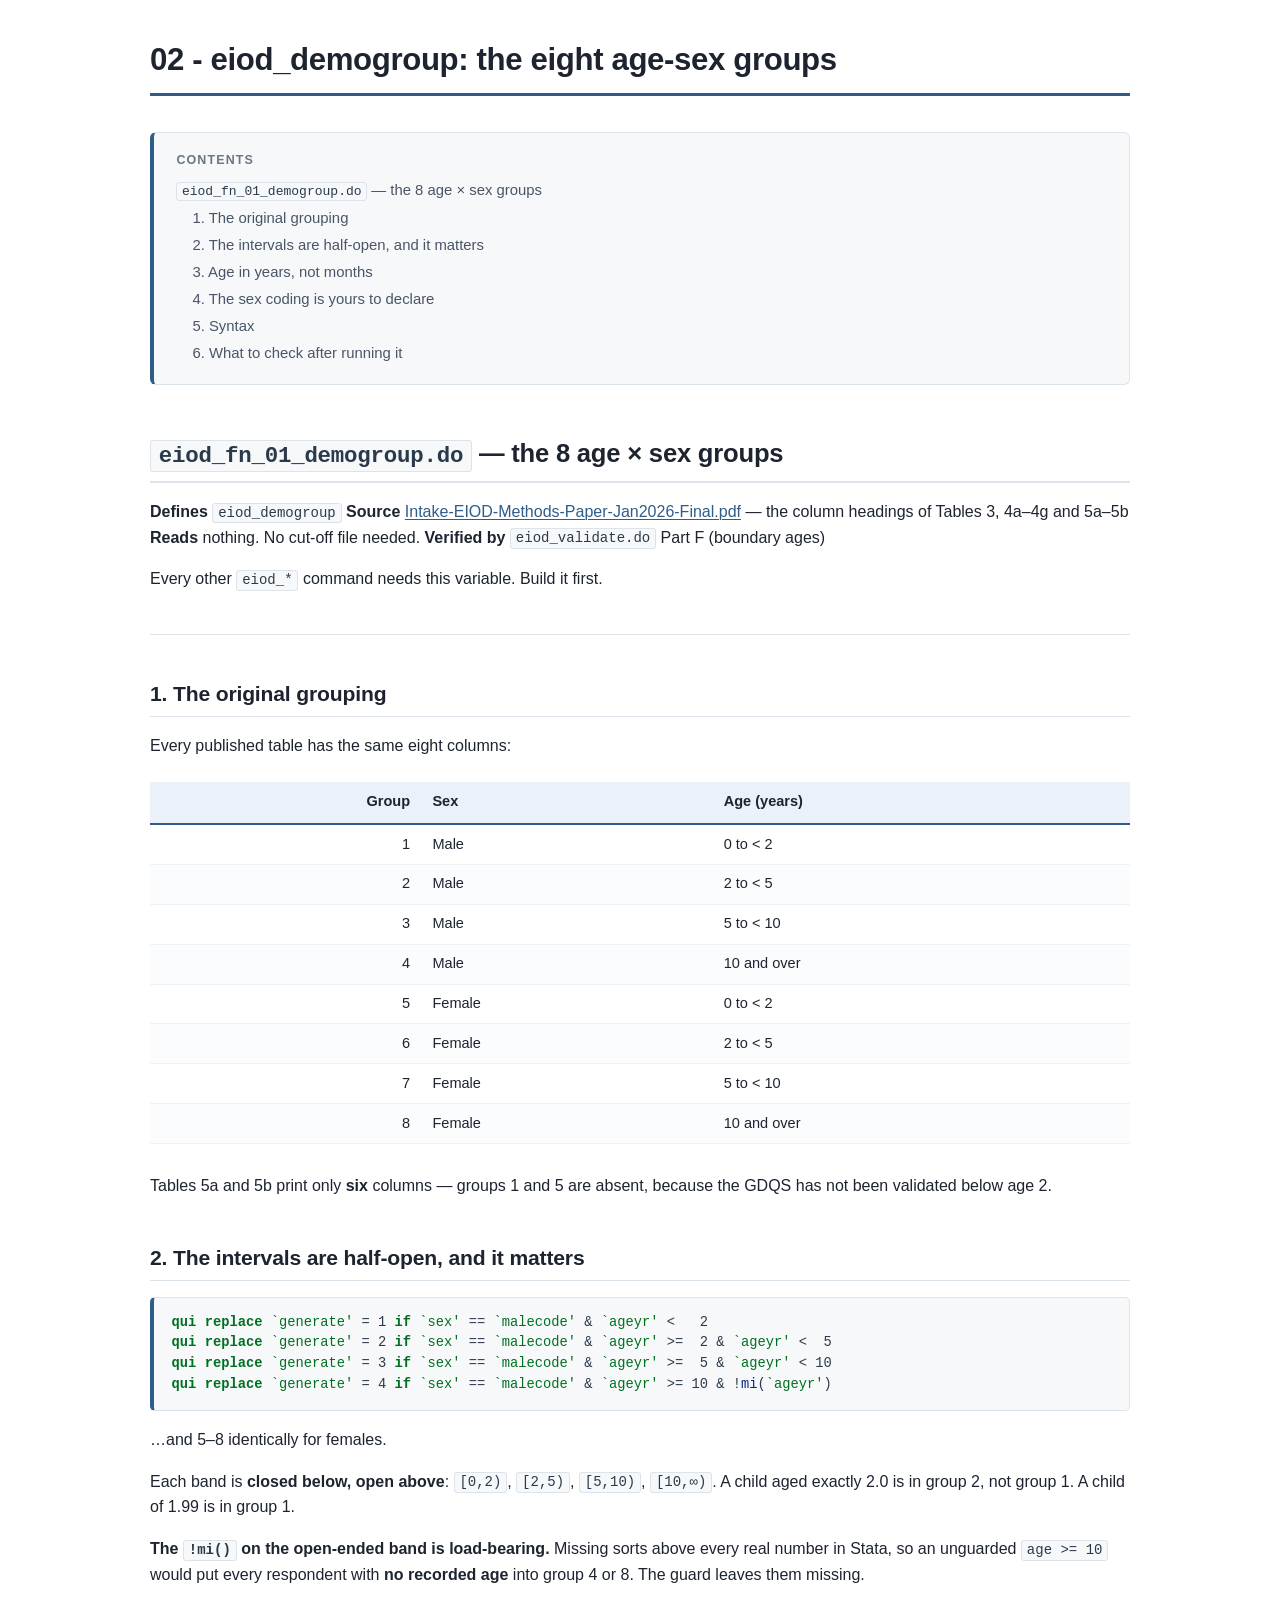
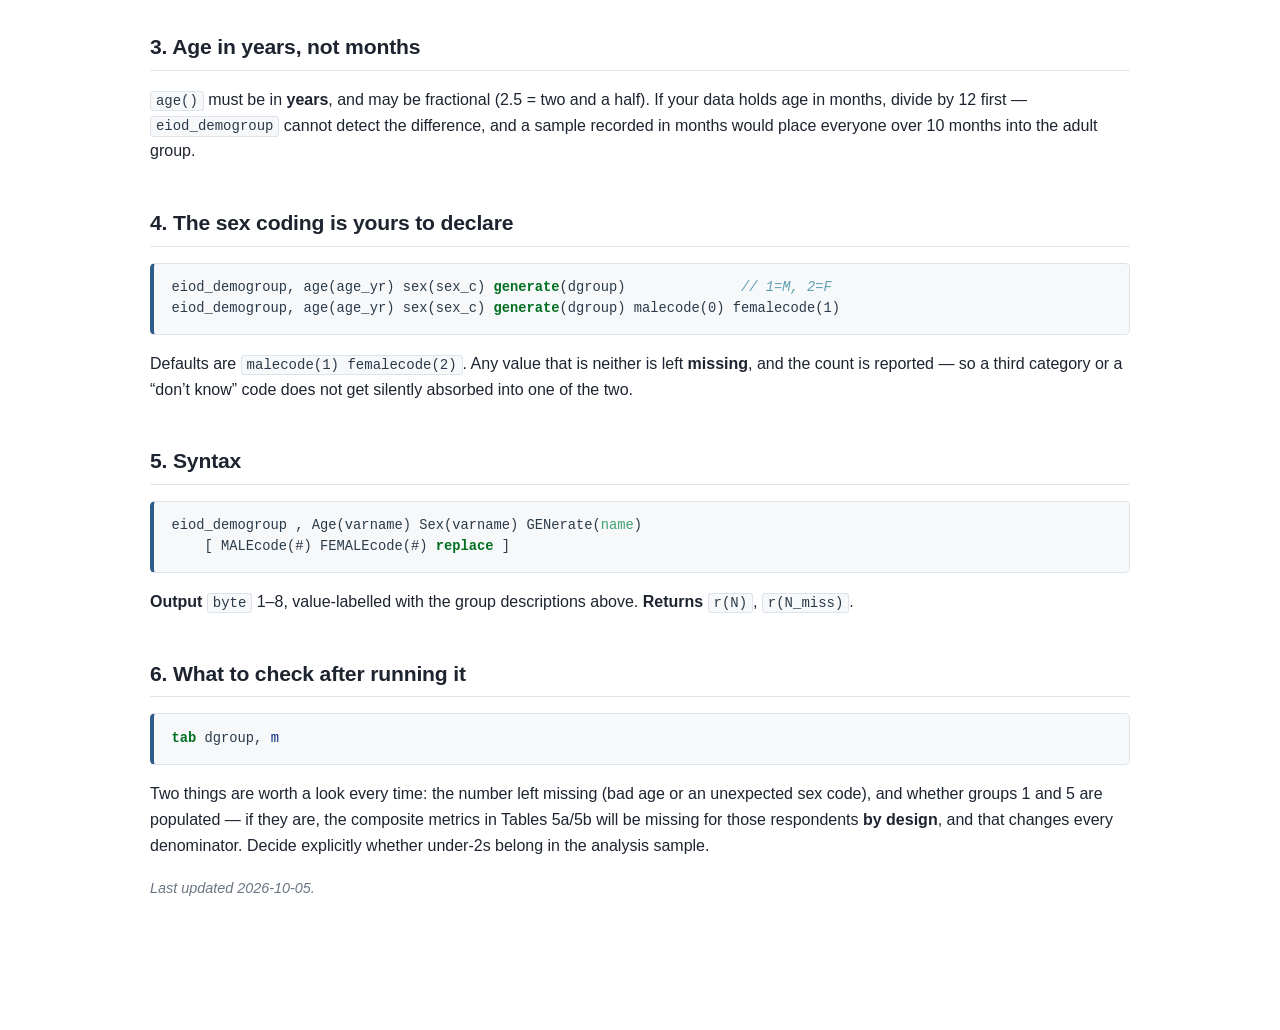
<file: docs/02_eiod_demogroup.html>
<!DOCTYPE html>
<html xmlns="http://www.w3.org/1999/xhtml" lang xml:lang>
<head>
  <meta charset="utf-8" />
  <meta name="generator" content="pandoc" />
  <meta name="viewport" content="width=device-width, initial-scale=1.0, user-scalable=yes" />
  <title>02 - eiod_demogroup: the eight age-sex groups</title>
  <style>
code{white-space: pre-wrap;}
span.smallcaps{font-variant: small-caps;}
div.columns{display: flex; gap: min(4vw, 1.5em);}
div.column{flex: auto; overflow-x: auto;}
div.hanging-indent{margin-left: 1.5em; text-indent: -1.5em;}
ul.task-list{list-style: none;}
ul.task-list li input[type="checkbox"] {
width: 0.8em;
margin: 0 0.8em 0.2em -1.6em;
vertical-align: middle;
}

pre > code.sourceCode { white-space: pre; position: relative; }
pre > code.sourceCode > span { display: inline-block; line-height: 1.25; }
pre > code.sourceCode > span:empty { height: 1.2em; }
.sourceCode { overflow: visible; }
code.sourceCode > span { color: inherit; text-decoration: inherit; }
div.sourceCode { margin: 1em 0; }
pre.sourceCode { margin: 0; }
@media screen {
div.sourceCode { overflow: auto; }
}
@media print {
pre > code.sourceCode { white-space: pre-wrap; }
pre > code.sourceCode > span { text-indent: -5em; padding-left: 5em; }
}
pre.numberSource code
{ counter-reset: source-line 0; }
pre.numberSource code > span
{ position: relative; left: -4em; counter-increment: source-line; }
pre.numberSource code > span > a:first-child::before
{ content: counter(source-line);
position: relative; left: -1em; text-align: right; vertical-align: baseline;
border: none; display: inline-block;
-webkit-touch-callout: none; -webkit-user-select: none;
-khtml-user-select: none; -moz-user-select: none;
-ms-user-select: none; user-select: none;
padding: 0 4px; width: 4em;
color: #aaaaaa;
}
pre.numberSource { margin-left: 3em; border-left: 1px solid #aaaaaa; padding-left: 4px; }
div.sourceCode
{ }
@media screen {
pre > code.sourceCode > span > a:first-child::before { text-decoration: underline; }
}
code span.al { color: #ff0000; font-weight: bold; } 
code span.an { color: #60a0b0; font-weight: bold; font-style: italic; } 
code span.at { color: #7d9029; } 
code span.bn { color: #40a070; } 
code span.bu { color: #008000; } 
code span.cf { color: #007020; font-weight: bold; } 
code span.ch { color: #4070a0; } 
code span.cn { color: #880000; } 
code span.co { color: #60a0b0; font-style: italic; } 
code span.cv { color: #60a0b0; font-weight: bold; font-style: italic; } 
code span.do { color: #ba2121; font-style: italic; } 
code span.dt { color: #902000; } 
code span.dv { color: #40a070; } 
code span.er { color: #ff0000; font-weight: bold; } 
code span.ex { } 
code span.fl { color: #40a070; } 
code span.fu { color: #06287e; } 
code span.im { color: #008000; font-weight: bold; } 
code span.in { color: #60a0b0; font-weight: bold; font-style: italic; } 
code span.kw { color: #007020; font-weight: bold; } 
code span.op { color: #666666; } 
code span.ot { color: #007020; } 
code span.pp { color: #bc7a00; } 
code span.sc { color: #4070a0; } 
code span.ss { color: #bb6688; } 
code span.st { color: #4070a0; } 
code span.va { color: #19177c; } 
code span.vs { color: #4070a0; } 
code span.wa { color: #60a0b0; font-weight: bold; font-style: italic; } 
</style>
  <style type="text/css">
:root {
--ink: #1d2430;
--ink-soft: #4a5568;
--ink-faint: #6b7684;
--rule: #dde3ea;
--rule-soft: #eef2f6;
--paper: #ffffff;
--tint: #f6f8fa;
--accent: #2f5d8a;
--accent-dk: #1f4160;
--accent-bg: #eaf1f8;
--good: #2d6e2d;
--good-bg: #edf7ed;
--warn: #8a5a00;
--warn-bg: #fff8e8;
--bad: #a32b2b;
--bad-bg: #fdeeee;
--mono: "Cascadia Mono", "SF Mono", Consolas, "Liberation Mono", Menlo, monospace;
--sans: "Segoe UI", -apple-system, BlinkMacSystemFont, "Helvetica Neue", Arial, sans-serif;
}
html { -webkit-text-size-adjust: 100%; }
body {
font-family: var(--sans);
font-size: 16px;
line-height: 1.62;
color: var(--ink);
background: var(--paper);
max-width: 980px;
margin: 0 auto;
padding: 2.5rem 1.6rem 6rem;
hyphens: none;
}

header#title-block-header { margin-bottom: 2.2rem; }
h1.title {
font-size: 1.95rem;
line-height: 1.25;
font-weight: 650;
letter-spacing: -0.012em;
margin: 0 0 .9rem;
padding-bottom: .9rem;
border-bottom: 3px solid var(--accent);
color: var(--ink);
}
p.subtitle { color: var(--ink-soft); font-size: 1.05rem; margin-top: -.4rem; }

h1, h2, h3, h4 { font-weight: 640; letter-spacing: -0.008em; color: var(--ink); }
h1:not(.title) {
font-size: 1.6rem;
margin: 3rem 0 1rem;
padding-bottom: .4rem;
border-bottom: 2px solid var(--rule);
}
h2 {
font-size: 1.32rem;
margin: 2.6rem 0 .9rem;
padding-bottom: .35rem;
border-bottom: 1px solid var(--rule);
}
h3 { font-size: 1.1rem; margin: 2rem 0 .6rem; color: var(--accent); }
h4 { font-size: 1rem; margin: 1.5rem 0 .5rem; color: var(--ink-soft); }

nav#TOC {
background: var(--tint);
border: 1px solid var(--rule);
border-left: 4px solid var(--accent);
border-radius: 6px;
padding: 1.1rem 1.4rem .9rem;
margin: 0 0 2.6rem;
font-size: .93rem;
}
nav#TOC::before {
content: "Contents";
display: block;
font-weight: 650;
font-size: .78rem;
letter-spacing: .09em;
text-transform: uppercase;
color: var(--ink-faint);
margin-bottom: .5rem;
}
nav#TOC ul { list-style: none; padding-left: 1rem; margin: .25rem 0; }
nav#TOC > ul { padding-left: 0; }
nav#TOC li { margin: .18rem 0; }
nav#TOC a { color: var(--ink-soft); text-decoration: none; }
nav#TOC a:hover { color: var(--accent); text-decoration: underline; }

table {
border-collapse: collapse;
width: 100%;
margin: 1.4rem 0 1.8rem;
font-size: .91rem;
font-variant-numeric: tabular-nums;
}
caption {
caption-side: top;
text-align: left;
font-size: .85rem;
color: var(--ink-faint);
padding-bottom: .45rem;
}
thead th {
background: var(--accent-bg);
color: var(--ink);
font-weight: 640;
text-align: left;
border-bottom: 2px solid var(--accent);
padding: .55rem .7rem;
vertical-align: bottom;
}
tbody td, tbody th {
padding: .48rem .7rem;
border-bottom: 1px solid var(--rule-soft);
vertical-align: top;
}
tbody tr:nth-child(even) { background: #fbfcfd; }
tbody tr:hover { background: var(--accent-bg); }
tbody td:first-child { font-weight: 500; }

td[style*="text-align: right"], th[style*="text-align: right"] {
font-variant-numeric: tabular-nums;
}

code {
font-family: var(--mono);
font-size: .875em;
background: var(--tint);
border: 1px solid var(--rule);
border-radius: 3px;
padding: .08em .35em;
color: #2b3a4a;
}
pre {
background: var(--tint);
border: 1px solid var(--rule);
border-left: 4px solid var(--accent);
border-radius: 5px;
padding: .9rem 1.1rem;
overflow-x: auto;
font-size: .86rem;
line-height: 1.5;
}
pre code { background: none; border: none; padding: 0; font-size: 1em; }

blockquote {
margin: 1.4rem 0;
padding: .85rem 1.2rem;
background: var(--warn-bg);
border-left: 4px solid #c9a227;
border-radius: 0 5px 5px 0;
color: var(--ink);
}
blockquote p:first-child { margin-top: 0; }
blockquote p:last-child { margin-bottom: 0; }

svg { display: block; max-width: 100%; height: auto; margin: 1.6rem auto; }
figure { margin: 1.8rem 0; }
figcaption { font-size: .86rem; color: var(--ink-faint); text-align: center; }

a { color: var(--accent); text-decoration-thickness: 1px; text-underline-offset: 2px; }
a:hover { color: #1f4160; }
hr { border: none; border-top: 1px solid var(--rule); margin: 2.6rem 0; }
strong { font-weight: 640; }
ul, ol { padding-left: 1.4rem; }
li { margin: .3rem 0; }
li > ul, li > ol { margin: .25rem 0; }

body > p > em:only-child { color: var(--ink-faint); font-size: .9rem; }

math { font-size: 1.02em; }

@media print {
body { max-width: none; padding: 0; font-size: 11pt; }
nav#TOC { break-after: page; }
h1:not(.title), h2 { break-after: avoid; }
table, pre, svg, blockquote { break-inside: avoid; }
tbody tr:hover { background: none; }
a { color: var(--ink); text-decoration: none; }
}
@media (max-width: 680px) {
body { padding: 1.4rem 1rem 4rem; font-size: 15px; }
table { font-size: .84rem; }
h1.title { font-size: 1.55rem; }
}
</style>
  <!--[if lt IE 9]>
    <script src="//cdnjs.cloudflare.com/ajax/libs/html5shiv/3.7.3/html5shiv-printshiv.min.js"></script>
  <![endif]-->
</head>
<body>
<header id="title-block-header">
<h1 class="title">02 - eiod_demogroup: the eight age-sex groups</h1>
</header>
<nav id="TOC" role="doc-toc">
<ul>
<li><a href="#eiod_fn_01_demogroup.do-the-8-age-sex-groups" id="toc-eiod_fn_01_demogroup.do-the-8-age-sex-groups"><code>eiod_fn_01_demogroup.do</code>
— the 8 age × sex groups</a>
<ul>
<li><a href="#the-original-grouping" id="toc-the-original-grouping">1.
The original grouping</a></li>
<li><a href="#the-intervals-are-half-open-and-it-matters" id="toc-the-intervals-are-half-open-and-it-matters">2. The intervals are
half-open, and it matters</a></li>
<li><a href="#age-in-years-not-months" id="toc-age-in-years-not-months">3. Age in years, not months</a></li>
<li><a href="#the-sex-coding-is-yours-to-declare" id="toc-the-sex-coding-is-yours-to-declare">4. The sex coding is yours
to declare</a></li>
<li><a href="#syntax" id="toc-syntax">5. Syntax</a></li>
<li><a href="#what-to-check-after-running-it" id="toc-what-to-check-after-running-it">6. What to check after running
it</a></li>
</ul></li>
</ul>
</nav>
<h1 id="eiod_fn_01_demogroup.do-the-8-age-sex-groups"><code>eiod_fn_01_demogroup.do</code>
— the 8 age × sex groups</h1>
<p><strong>Defines</strong> <code>eiod_demogroup</code>
<strong>Source</strong> <a href="https://www.intake.org/sites/default/files/2026-01/Intake-EIOD-Methods-Paper-Jan2026-Final.pdf">Intake-EIOD-Methods-Paper-Jan2026-Final.pdf</a>
— the column headings of Tables 3, 4a–4g and 5a–5b
<strong>Reads</strong> nothing. No cut-off file needed. <strong>Verified
by</strong> <code>eiod_validate.do</code> Part F (boundary ages)</p>
<p>Every other <code>eiod_*</code> command needs this variable. Build it
first.</p>
<hr />
<h2 id="the-original-grouping">1. The original grouping</h2>
<p>Every published table has the same eight columns:</p>
<table>
<thead>
<tr class="header">
<th style="text-align: right;">Group</th>
<th>Sex</th>
<th>Age (years)</th>
</tr>
</thead>
<tbody>
<tr class="odd">
<td style="text-align: right;">1</td>
<td>Male</td>
<td>0 to &lt; 2</td>
</tr>
<tr class="even">
<td style="text-align: right;">2</td>
<td>Male</td>
<td>2 to &lt; 5</td>
</tr>
<tr class="odd">
<td style="text-align: right;">3</td>
<td>Male</td>
<td>5 to &lt; 10</td>
</tr>
<tr class="even">
<td style="text-align: right;">4</td>
<td>Male</td>
<td>10 and over</td>
</tr>
<tr class="odd">
<td style="text-align: right;">5</td>
<td>Female</td>
<td>0 to &lt; 2</td>
</tr>
<tr class="even">
<td style="text-align: right;">6</td>
<td>Female</td>
<td>2 to &lt; 5</td>
</tr>
<tr class="odd">
<td style="text-align: right;">7</td>
<td>Female</td>
<td>5 to &lt; 10</td>
</tr>
<tr class="even">
<td style="text-align: right;">8</td>
<td>Female</td>
<td>10 and over</td>
</tr>
</tbody>
</table>
<p>Tables 5a and 5b print only <strong>six</strong> columns — groups 1
and 5 are absent, because the GDQS has not been validated below age
2.</p>
<h2 id="the-intervals-are-half-open-and-it-matters">2. The intervals are
half-open, and it matters</h2>
<div class="sourceCode" id="cb1"><pre class="sourceCode stata"><code class="sourceCode stata"><span id="cb1-1"><a href="#cb1-1" aria-hidden="true" tabindex="-1"></a><span class="kw">qui</span> <span class="kw">replace</span> <span class="ot">`generate&#39;</span> = 1 <span class="kw">if</span> <span class="ot">`sex&#39;</span> == <span class="ot">`malecode&#39;</span> &amp; <span class="ot">`ageyr&#39;</span> &lt;   2</span>
<span id="cb1-2"><a href="#cb1-2" aria-hidden="true" tabindex="-1"></a><span class="kw">qui</span> <span class="kw">replace</span> <span class="ot">`generate&#39;</span> = 2 <span class="kw">if</span> <span class="ot">`sex&#39;</span> == <span class="ot">`malecode&#39;</span> &amp; <span class="ot">`ageyr&#39;</span> &gt;=  2 &amp; <span class="ot">`ageyr&#39;</span> &lt;  5</span>
<span id="cb1-3"><a href="#cb1-3" aria-hidden="true" tabindex="-1"></a><span class="kw">qui</span> <span class="kw">replace</span> <span class="ot">`generate&#39;</span> = 3 <span class="kw">if</span> <span class="ot">`sex&#39;</span> == <span class="ot">`malecode&#39;</span> &amp; <span class="ot">`ageyr&#39;</span> &gt;=  5 &amp; <span class="ot">`ageyr&#39;</span> &lt; 10</span>
<span id="cb1-4"><a href="#cb1-4" aria-hidden="true" tabindex="-1"></a><span class="kw">qui</span> <span class="kw">replace</span> <span class="ot">`generate&#39;</span> = 4 <span class="kw">if</span> <span class="ot">`sex&#39;</span> == <span class="ot">`malecode&#39;</span> &amp; <span class="ot">`ageyr&#39;</span> &gt;= 10 &amp; !<span class="fu">mi</span>(<span class="ot">`ageyr&#39;</span>)</span></code></pre></div>
<p>…and 5–8 identically for females.</p>
<p>Each band is <strong>closed below, open above</strong>:
<code>[0,2)</code>, <code>[2,5)</code>, <code>[5,10)</code>,
<code>[10,∞)</code>. A child aged exactly 2.0 is in group 2, not group
1. A child of 1.99 is in group 1.</p>
<p><strong>The <code>!mi()</code> on the open-ended band is
load-bearing.</strong> Missing sorts above every real number in Stata,
so an unguarded <code>age &gt;= 10</code> would put every respondent
with <strong>no recorded age</strong> into group 4 or 8. The guard
leaves them missing.</p>
<h2 id="age-in-years-not-months">3. Age in years, not months</h2>
<p><code>age()</code> must be in <strong>years</strong>, and may be
fractional (2.5 = two and a half). If your data holds age in months,
divide by 12 first — <code>eiod_demogroup</code> cannot detect the
difference, and a sample recorded in months would place everyone over 10
months into the adult group.</p>
<h2 id="the-sex-coding-is-yours-to-declare">4. The sex coding is yours
to declare</h2>
<div class="sourceCode" id="cb2"><pre class="sourceCode stata"><code class="sourceCode stata"><span id="cb2-1"><a href="#cb2-1" aria-hidden="true" tabindex="-1"></a>eiod_demogroup, age(age_yr) sex(sex_c) <span class="kw">generate</span>(dgroup)              <span class="co">// 1=M, 2=F</span></span>
<span id="cb2-2"><a href="#cb2-2" aria-hidden="true" tabindex="-1"></a>eiod_demogroup, age(age_yr) sex(sex_c) <span class="kw">generate</span>(dgroup) malecode(0) femalecode(1)</span></code></pre></div>
<p>Defaults are <code>malecode(1) femalecode(2)</code>. Any value that
is neither is left <strong>missing</strong>, and the count is reported —
so a third category or a “don’t know” code does not get silently
absorbed into one of the two.</p>
<h2 id="syntax">5. Syntax</h2>
<div class="sourceCode" id="cb3"><pre class="sourceCode stata"><code class="sourceCode stata"><span id="cb3-1"><a href="#cb3-1" aria-hidden="true" tabindex="-1"></a>eiod_demogroup , Age(varname) Sex(varname) GENerate(<span class="bn">name</span>)</span>
<span id="cb3-2"><a href="#cb3-2" aria-hidden="true" tabindex="-1"></a>    [ MALEcode(#) FEMALEcode(#) <span class="kw">replace</span> ]</span></code></pre></div>
<p><strong>Output</strong> <code>byte</code> 1–8, value-labelled with
the group descriptions above. <strong>Returns</strong>
<code>r(N)</code>, <code>r(N_miss)</code>.</p>
<h2 id="what-to-check-after-running-it">6. What to check after running
it</h2>
<div class="sourceCode" id="cb4"><pre class="sourceCode stata"><code class="sourceCode stata"><span id="cb4-1"><a href="#cb4-1" aria-hidden="true" tabindex="-1"></a><span class="kw">tab</span> dgroup, <span class="fu">m</span></span></code></pre></div>
<p>Two things are worth a look every time: the number left missing (bad
age or an unexpected sex code), and whether groups 1 and 5 are populated
— if they are, the composite metrics in Tables 5a/5b will be missing for
those respondents <strong>by design</strong>, and that changes every
denominator. Decide explicitly whether under-2s belong in the analysis
sample.</p>
<p><em>Last updated 2026-10-05.</em></p>
</body>
</html>
</file>
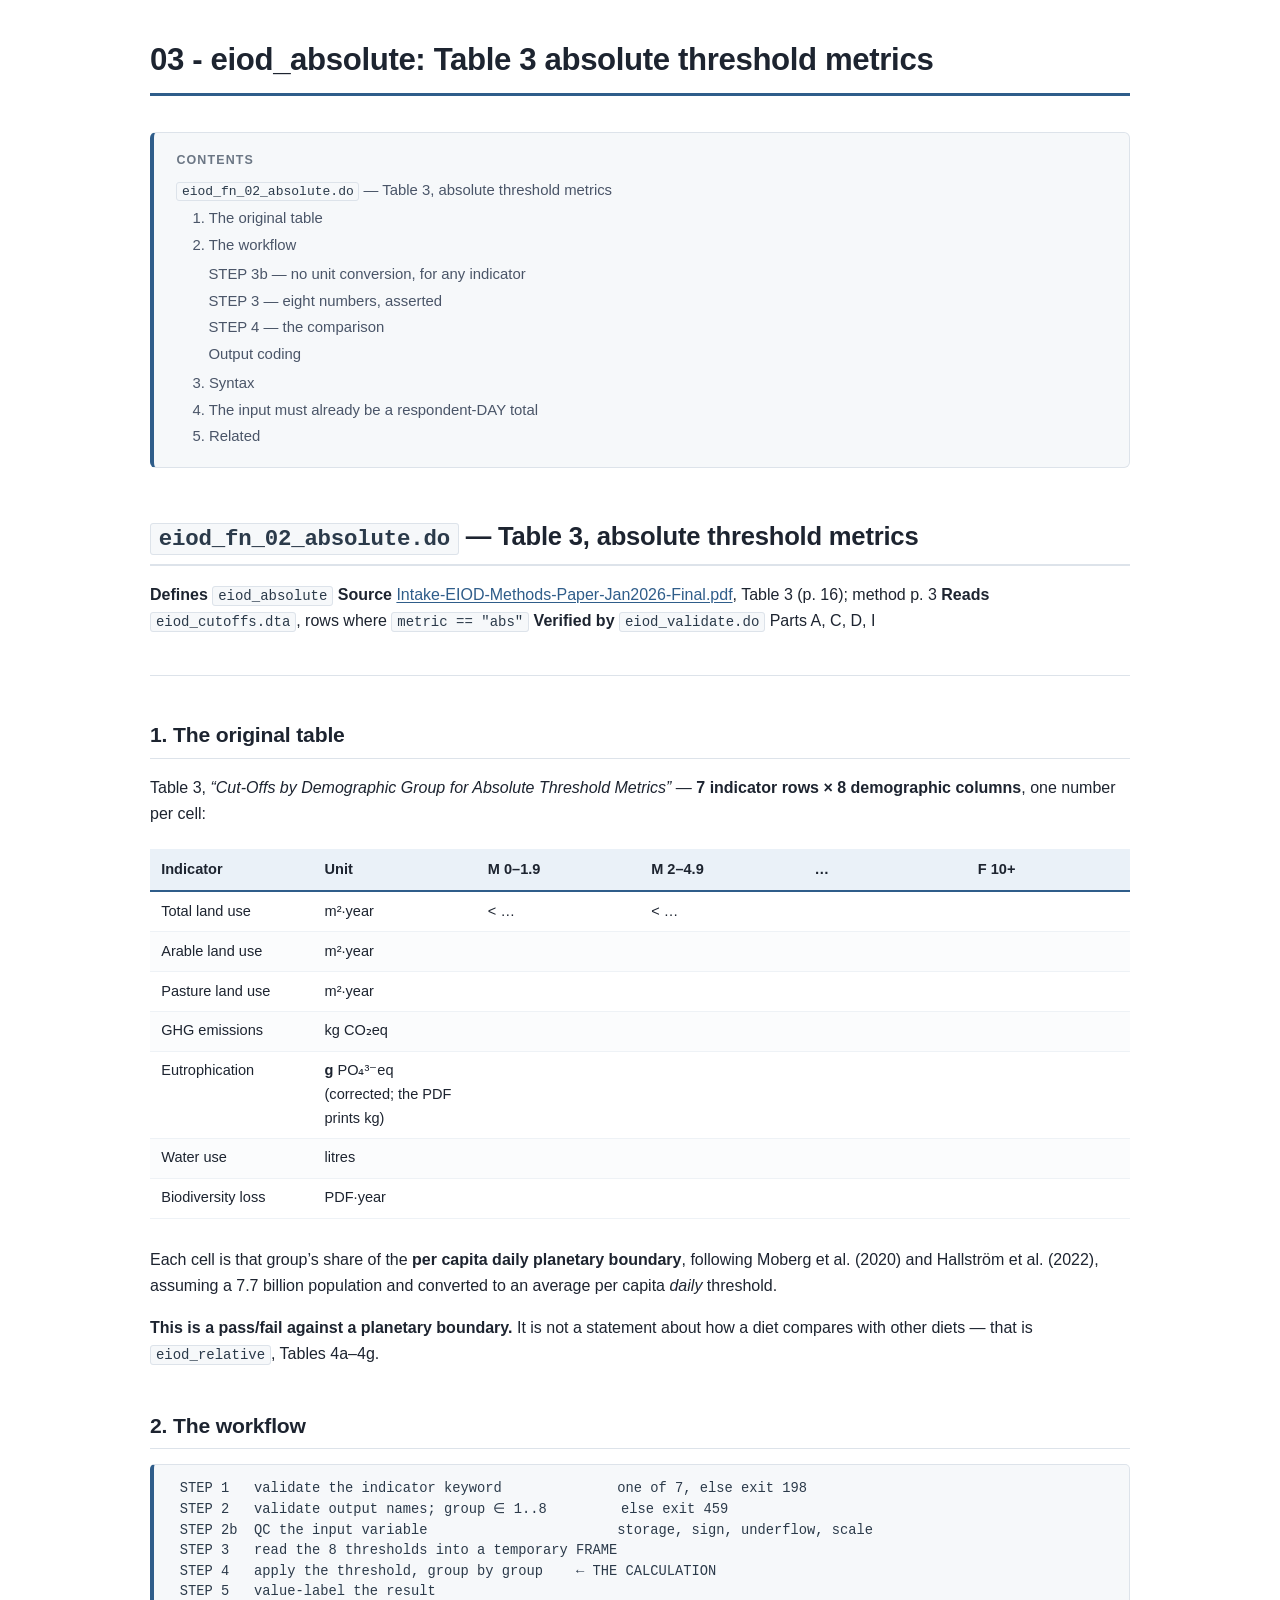
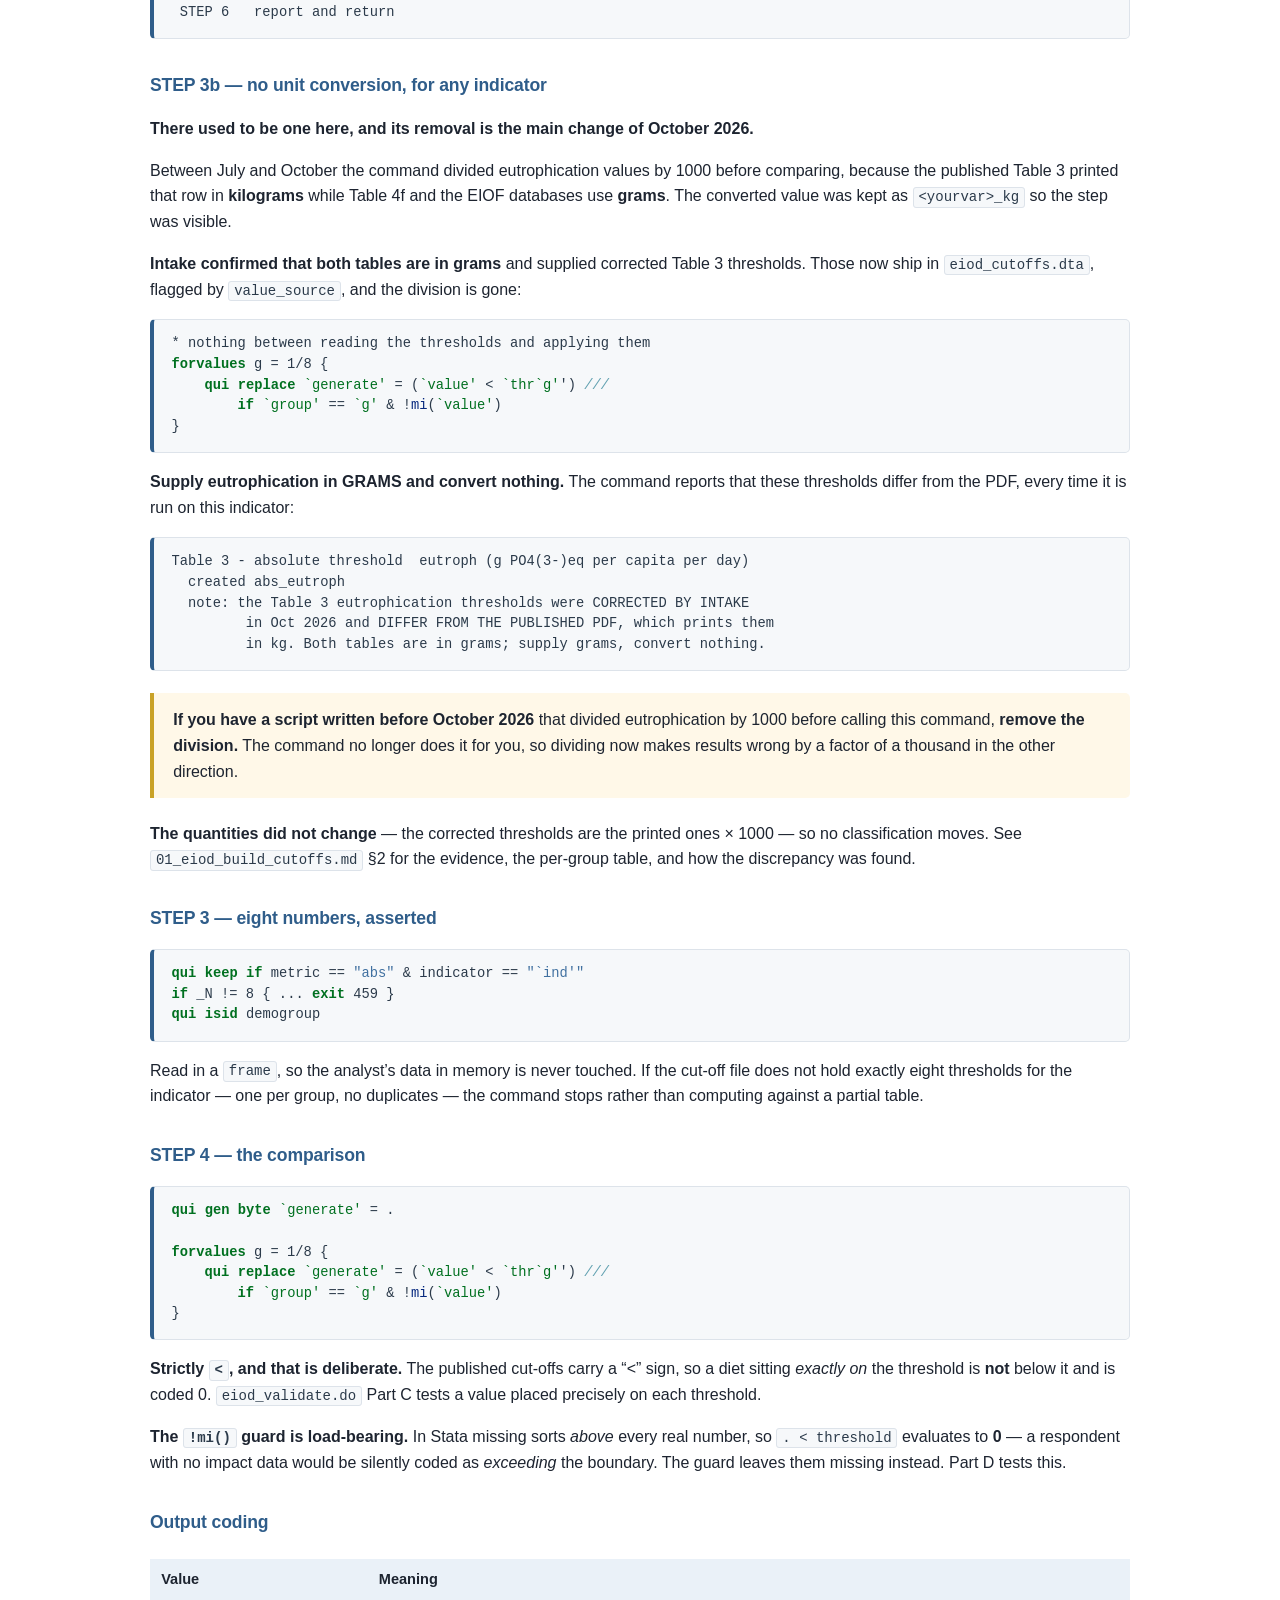
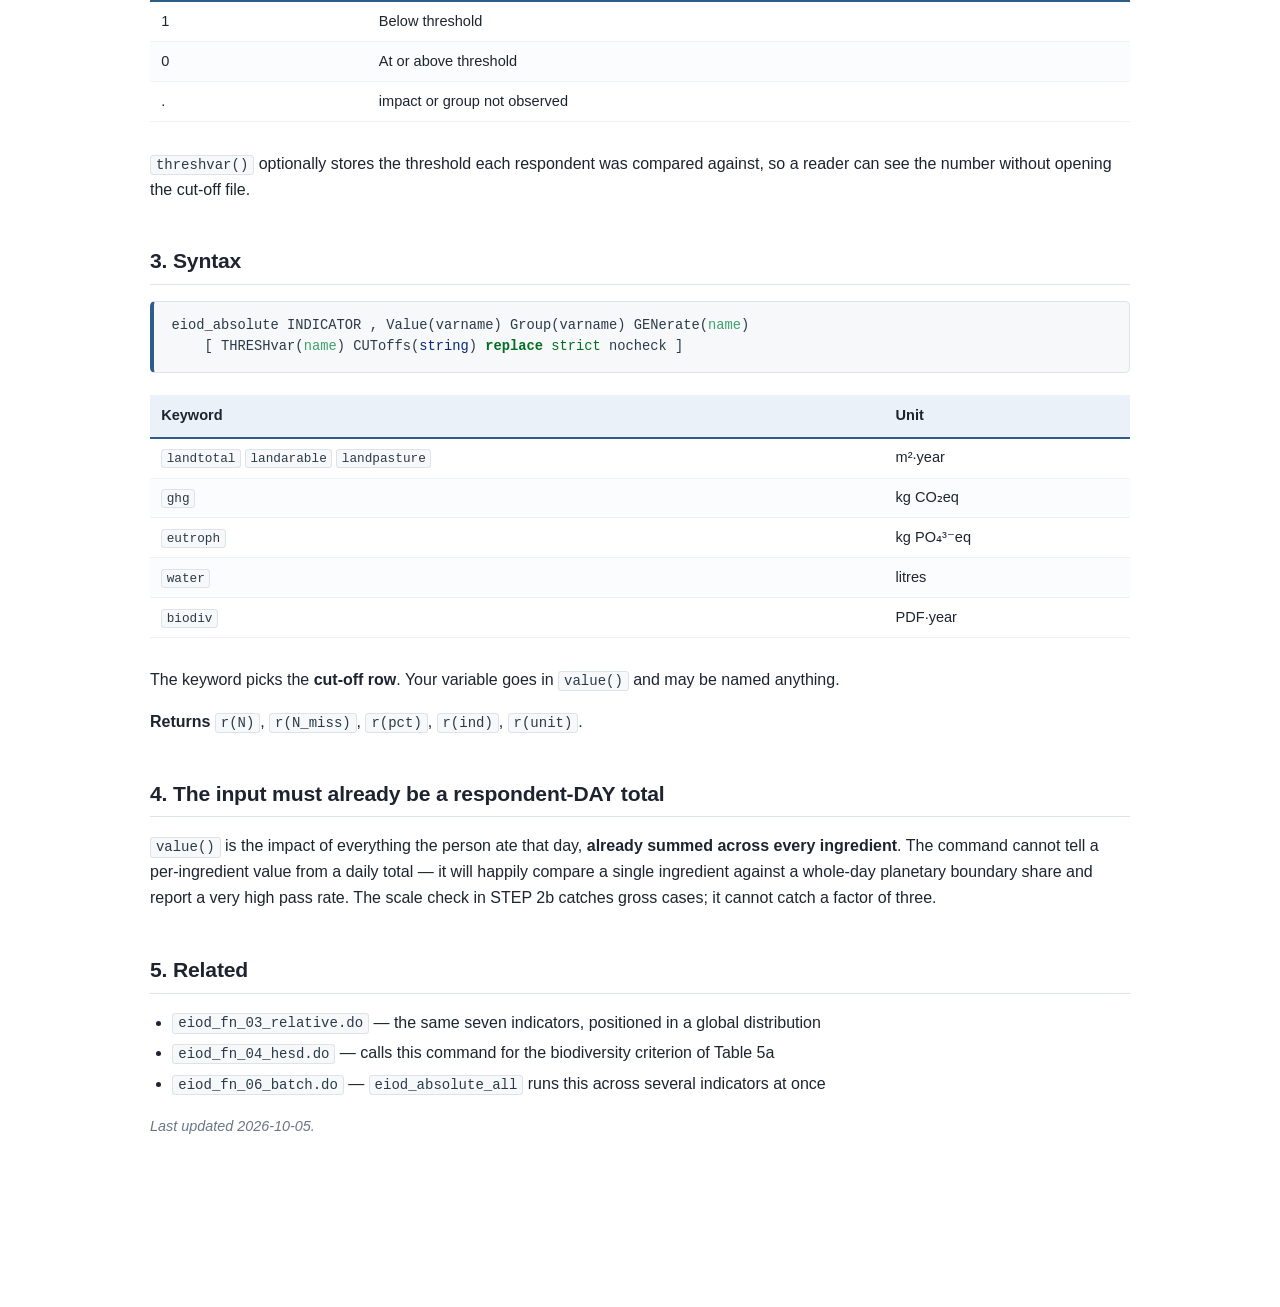
<file: docs/03_eiod_absolute.html>
<!DOCTYPE html>
<html xmlns="http://www.w3.org/1999/xhtml" lang xml:lang>
<head>
  <meta charset="utf-8" />
  <meta name="generator" content="pandoc" />
  <meta name="viewport" content="width=device-width, initial-scale=1.0, user-scalable=yes" />
  <title>03 - eiod_absolute: Table 3 absolute threshold metrics</title>
  <style>
code{white-space: pre-wrap;}
span.smallcaps{font-variant: small-caps;}
div.columns{display: flex; gap: min(4vw, 1.5em);}
div.column{flex: auto; overflow-x: auto;}
div.hanging-indent{margin-left: 1.5em; text-indent: -1.5em;}
ul.task-list{list-style: none;}
ul.task-list li input[type="checkbox"] {
width: 0.8em;
margin: 0 0.8em 0.2em -1.6em;
vertical-align: middle;
}

pre > code.sourceCode { white-space: pre; position: relative; }
pre > code.sourceCode > span { display: inline-block; line-height: 1.25; }
pre > code.sourceCode > span:empty { height: 1.2em; }
.sourceCode { overflow: visible; }
code.sourceCode > span { color: inherit; text-decoration: inherit; }
div.sourceCode { margin: 1em 0; }
pre.sourceCode { margin: 0; }
@media screen {
div.sourceCode { overflow: auto; }
}
@media print {
pre > code.sourceCode { white-space: pre-wrap; }
pre > code.sourceCode > span { text-indent: -5em; padding-left: 5em; }
}
pre.numberSource code
{ counter-reset: source-line 0; }
pre.numberSource code > span
{ position: relative; left: -4em; counter-increment: source-line; }
pre.numberSource code > span > a:first-child::before
{ content: counter(source-line);
position: relative; left: -1em; text-align: right; vertical-align: baseline;
border: none; display: inline-block;
-webkit-touch-callout: none; -webkit-user-select: none;
-khtml-user-select: none; -moz-user-select: none;
-ms-user-select: none; user-select: none;
padding: 0 4px; width: 4em;
color: #aaaaaa;
}
pre.numberSource { margin-left: 3em; border-left: 1px solid #aaaaaa; padding-left: 4px; }
div.sourceCode
{ }
@media screen {
pre > code.sourceCode > span > a:first-child::before { text-decoration: underline; }
}
code span.al { color: #ff0000; font-weight: bold; } 
code span.an { color: #60a0b0; font-weight: bold; font-style: italic; } 
code span.at { color: #7d9029; } 
code span.bn { color: #40a070; } 
code span.bu { color: #008000; } 
code span.cf { color: #007020; font-weight: bold; } 
code span.ch { color: #4070a0; } 
code span.cn { color: #880000; } 
code span.co { color: #60a0b0; font-style: italic; } 
code span.cv { color: #60a0b0; font-weight: bold; font-style: italic; } 
code span.do { color: #ba2121; font-style: italic; } 
code span.dt { color: #902000; } 
code span.dv { color: #40a070; } 
code span.er { color: #ff0000; font-weight: bold; } 
code span.ex { } 
code span.fl { color: #40a070; } 
code span.fu { color: #06287e; } 
code span.im { color: #008000; font-weight: bold; } 
code span.in { color: #60a0b0; font-weight: bold; font-style: italic; } 
code span.kw { color: #007020; font-weight: bold; } 
code span.op { color: #666666; } 
code span.ot { color: #007020; } 
code span.pp { color: #bc7a00; } 
code span.sc { color: #4070a0; } 
code span.ss { color: #bb6688; } 
code span.st { color: #4070a0; } 
code span.va { color: #19177c; } 
code span.vs { color: #4070a0; } 
code span.wa { color: #60a0b0; font-weight: bold; font-style: italic; } 
</style>
  <style type="text/css">
:root {
--ink: #1d2430;
--ink-soft: #4a5568;
--ink-faint: #6b7684;
--rule: #dde3ea;
--rule-soft: #eef2f6;
--paper: #ffffff;
--tint: #f6f8fa;
--accent: #2f5d8a;
--accent-dk: #1f4160;
--accent-bg: #eaf1f8;
--good: #2d6e2d;
--good-bg: #edf7ed;
--warn: #8a5a00;
--warn-bg: #fff8e8;
--bad: #a32b2b;
--bad-bg: #fdeeee;
--mono: "Cascadia Mono", "SF Mono", Consolas, "Liberation Mono", Menlo, monospace;
--sans: "Segoe UI", -apple-system, BlinkMacSystemFont, "Helvetica Neue", Arial, sans-serif;
}
html { -webkit-text-size-adjust: 100%; }
body {
font-family: var(--sans);
font-size: 16px;
line-height: 1.62;
color: var(--ink);
background: var(--paper);
max-width: 980px;
margin: 0 auto;
padding: 2.5rem 1.6rem 6rem;
hyphens: none;
}

header#title-block-header { margin-bottom: 2.2rem; }
h1.title {
font-size: 1.95rem;
line-height: 1.25;
font-weight: 650;
letter-spacing: -0.012em;
margin: 0 0 .9rem;
padding-bottom: .9rem;
border-bottom: 3px solid var(--accent);
color: var(--ink);
}
p.subtitle { color: var(--ink-soft); font-size: 1.05rem; margin-top: -.4rem; }

h1, h2, h3, h4 { font-weight: 640; letter-spacing: -0.008em; color: var(--ink); }
h1:not(.title) {
font-size: 1.6rem;
margin: 3rem 0 1rem;
padding-bottom: .4rem;
border-bottom: 2px solid var(--rule);
}
h2 {
font-size: 1.32rem;
margin: 2.6rem 0 .9rem;
padding-bottom: .35rem;
border-bottom: 1px solid var(--rule);
}
h3 { font-size: 1.1rem; margin: 2rem 0 .6rem; color: var(--accent); }
h4 { font-size: 1rem; margin: 1.5rem 0 .5rem; color: var(--ink-soft); }

nav#TOC {
background: var(--tint);
border: 1px solid var(--rule);
border-left: 4px solid var(--accent);
border-radius: 6px;
padding: 1.1rem 1.4rem .9rem;
margin: 0 0 2.6rem;
font-size: .93rem;
}
nav#TOC::before {
content: "Contents";
display: block;
font-weight: 650;
font-size: .78rem;
letter-spacing: .09em;
text-transform: uppercase;
color: var(--ink-faint);
margin-bottom: .5rem;
}
nav#TOC ul { list-style: none; padding-left: 1rem; margin: .25rem 0; }
nav#TOC > ul { padding-left: 0; }
nav#TOC li { margin: .18rem 0; }
nav#TOC a { color: var(--ink-soft); text-decoration: none; }
nav#TOC a:hover { color: var(--accent); text-decoration: underline; }

table {
border-collapse: collapse;
width: 100%;
margin: 1.4rem 0 1.8rem;
font-size: .91rem;
font-variant-numeric: tabular-nums;
}
caption {
caption-side: top;
text-align: left;
font-size: .85rem;
color: var(--ink-faint);
padding-bottom: .45rem;
}
thead th {
background: var(--accent-bg);
color: var(--ink);
font-weight: 640;
text-align: left;
border-bottom: 2px solid var(--accent);
padding: .55rem .7rem;
vertical-align: bottom;
}
tbody td, tbody th {
padding: .48rem .7rem;
border-bottom: 1px solid var(--rule-soft);
vertical-align: top;
}
tbody tr:nth-child(even) { background: #fbfcfd; }
tbody tr:hover { background: var(--accent-bg); }
tbody td:first-child { font-weight: 500; }

td[style*="text-align: right"], th[style*="text-align: right"] {
font-variant-numeric: tabular-nums;
}

code {
font-family: var(--mono);
font-size: .875em;
background: var(--tint);
border: 1px solid var(--rule);
border-radius: 3px;
padding: .08em .35em;
color: #2b3a4a;
}
pre {
background: var(--tint);
border: 1px solid var(--rule);
border-left: 4px solid var(--accent);
border-radius: 5px;
padding: .9rem 1.1rem;
overflow-x: auto;
font-size: .86rem;
line-height: 1.5;
}
pre code { background: none; border: none; padding: 0; font-size: 1em; }

blockquote {
margin: 1.4rem 0;
padding: .85rem 1.2rem;
background: var(--warn-bg);
border-left: 4px solid #c9a227;
border-radius: 0 5px 5px 0;
color: var(--ink);
}
blockquote p:first-child { margin-top: 0; }
blockquote p:last-child { margin-bottom: 0; }

svg { display: block; max-width: 100%; height: auto; margin: 1.6rem auto; }
figure { margin: 1.8rem 0; }
figcaption { font-size: .86rem; color: var(--ink-faint); text-align: center; }

a { color: var(--accent); text-decoration-thickness: 1px; text-underline-offset: 2px; }
a:hover { color: #1f4160; }
hr { border: none; border-top: 1px solid var(--rule); margin: 2.6rem 0; }
strong { font-weight: 640; }
ul, ol { padding-left: 1.4rem; }
li { margin: .3rem 0; }
li > ul, li > ol { margin: .25rem 0; }

body > p > em:only-child { color: var(--ink-faint); font-size: .9rem; }

math { font-size: 1.02em; }

@media print {
body { max-width: none; padding: 0; font-size: 11pt; }
nav#TOC { break-after: page; }
h1:not(.title), h2 { break-after: avoid; }
table, pre, svg, blockquote { break-inside: avoid; }
tbody tr:hover { background: none; }
a { color: var(--ink); text-decoration: none; }
}
@media (max-width: 680px) {
body { padding: 1.4rem 1rem 4rem; font-size: 15px; }
table { font-size: .84rem; }
h1.title { font-size: 1.55rem; }
}
</style>
  <!--[if lt IE 9]>
    <script src="//cdnjs.cloudflare.com/ajax/libs/html5shiv/3.7.3/html5shiv-printshiv.min.js"></script>
  <![endif]-->
</head>
<body>
<header id="title-block-header">
<h1 class="title">03 - eiod_absolute: Table 3 absolute threshold
metrics</h1>
</header>
<nav id="TOC" role="doc-toc">
<ul>
<li><a href="#eiod_fn_02_absolute.do-table-3-absolute-threshold-metrics" id="toc-eiod_fn_02_absolute.do-table-3-absolute-threshold-metrics"><code>eiod_fn_02_absolute.do</code>
— Table 3, absolute threshold metrics</a>
<ul>
<li><a href="#the-original-table" id="toc-the-original-table">1. The
original table</a></li>
<li><a href="#the-workflow" id="toc-the-workflow">2. The workflow</a>
<ul>
<li><a href="#step-3b-no-unit-conversion-for-any-indicator" id="toc-step-3b-no-unit-conversion-for-any-indicator">STEP 3b — no unit
conversion, for any indicator</a></li>
<li><a href="#step-3-eight-numbers-asserted" id="toc-step-3-eight-numbers-asserted">STEP 3 — eight numbers,
asserted</a></li>
<li><a href="#step-4-the-comparison" id="toc-step-4-the-comparison">STEP
4 — the comparison</a></li>
<li><a href="#output-coding" id="toc-output-coding">Output
coding</a></li>
</ul></li>
<li><a href="#syntax" id="toc-syntax">3. Syntax</a></li>
<li><a href="#the-input-must-already-be-a-respondent-day-total" id="toc-the-input-must-already-be-a-respondent-day-total">4. The input
must already be a respondent-DAY total</a></li>
<li><a href="#related" id="toc-related">5. Related</a></li>
</ul></li>
</ul>
</nav>
<h1 id="eiod_fn_02_absolute.do-table-3-absolute-threshold-metrics"><code>eiod_fn_02_absolute.do</code>
— Table 3, absolute threshold metrics</h1>
<p><strong>Defines</strong> <code>eiod_absolute</code>
<strong>Source</strong> <a href="https://www.intake.org/sites/default/files/2026-01/Intake-EIOD-Methods-Paper-Jan2026-Final.pdf">Intake-EIOD-Methods-Paper-Jan2026-Final.pdf</a>,
Table 3 (p. 16); method p. 3 <strong>Reads</strong>
<code>eiod_cutoffs.dta</code>, rows where <code>metric == &quot;abs&quot;</code>
<strong>Verified by</strong> <code>eiod_validate.do</code> Parts A, C,
D, I</p>
<hr />
<h2 id="the-original-table">1. The original table</h2>
<p>Table 3, <em>“Cut-Offs by Demographic Group for Absolute Threshold
Metrics”</em> — <strong>7 indicator rows × 8 demographic
columns</strong>, one number per cell:</p>
<table style="width:100%;">
<colgroup>
<col style="width: 16%" />
<col style="width: 16%" />
<col style="width: 16%" />
<col style="width: 16%" />
<col style="width: 16%" />
<col style="width: 16%" />
</colgroup>
<thead>
<tr class="header">
<th>Indicator</th>
<th>Unit</th>
<th>M 0–1.9</th>
<th>M 2–4.9</th>
<th>…</th>
<th>F 10+</th>
</tr>
</thead>
<tbody>
<tr class="odd">
<td>Total land use</td>
<td>m²·year</td>
<td>&lt; …</td>
<td>&lt; …</td>
<td></td>
<td></td>
</tr>
<tr class="even">
<td>Arable land use</td>
<td>m²·year</td>
<td></td>
<td></td>
<td></td>
<td></td>
</tr>
<tr class="odd">
<td>Pasture land use</td>
<td>m²·year</td>
<td></td>
<td></td>
<td></td>
<td></td>
</tr>
<tr class="even">
<td>GHG emissions</td>
<td>kg CO₂eq</td>
<td></td>
<td></td>
<td></td>
<td></td>
</tr>
<tr class="odd">
<td>Eutrophication</td>
<td><strong>g</strong> PO₄³⁻eq (corrected; the PDF prints kg)</td>
<td></td>
<td></td>
<td></td>
<td></td>
</tr>
<tr class="even">
<td>Water use</td>
<td>litres</td>
<td></td>
<td></td>
<td></td>
<td></td>
</tr>
<tr class="odd">
<td>Biodiversity loss</td>
<td>PDF·year</td>
<td></td>
<td></td>
<td></td>
<td></td>
</tr>
</tbody>
</table>
<p>Each cell is that group’s share of the <strong>per capita daily
planetary boundary</strong>, following Moberg et al. (2020) and
Hallström et al. (2022), assuming a 7.7 billion population and converted
to an average per capita <em>daily</em> threshold.</p>
<p><strong>This is a pass/fail against a planetary boundary.</strong> It
is not a statement about how a diet compares with other diets — that is
<code>eiod_relative</code>, Tables 4a–4g.</p>
<h2 id="the-workflow">2. The workflow</h2>
<pre><code> STEP 1   validate the indicator keyword              one of 7, else exit 198
 STEP 2   validate output names; group ∈ 1..8         else exit 459
 STEP 2b  QC the input variable                       storage, sign, underflow, scale
 STEP 3   read the 8 thresholds into a temporary FRAME
 STEP 4   apply the threshold, group by group    ← THE CALCULATION
 STEP 5   value-label the result
 STEP 6   report and return</code></pre>
<h3 id="step-3b-no-unit-conversion-for-any-indicator">STEP 3b — no unit
conversion, for any indicator</h3>
<p><strong>There used to be one here, and its removal is the main change
of October 2026.</strong></p>
<p>Between July and October the command divided eutrophication values by
1000 before comparing, because the published Table 3 printed that row in
<strong>kilograms</strong> while Table 4f and the EIOF databases use
<strong>grams</strong>. The converted value was kept as
<code>&lt;yourvar&gt;_kg</code> so the step was visible.</p>
<p><strong>Intake confirmed that both tables are in grams</strong> and
supplied corrected Table 3 thresholds. Those now ship in
<code>eiod_cutoffs.dta</code>, flagged by <code>value_source</code>, and
the division is gone:</p>
<div class="sourceCode" id="cb2"><pre class="sourceCode stata"><code class="sourceCode stata"><span id="cb2-1"><a href="#cb2-1" aria-hidden="true" tabindex="-1"></a>* nothing between reading the thresholds and applying them</span>
<span id="cb2-2"><a href="#cb2-2" aria-hidden="true" tabindex="-1"></a><span class="kw">forvalues</span> g = 1/8 {</span>
<span id="cb2-3"><a href="#cb2-3" aria-hidden="true" tabindex="-1"></a>    <span class="kw">qui</span> <span class="kw">replace</span> <span class="ot">`generate&#39;</span> = (<span class="ot">`value&#39;</span> &lt; <span class="ot">`thr`g&#39;</span>&#39;) <span class="co">///</span></span>
<span id="cb2-4"><a href="#cb2-4" aria-hidden="true" tabindex="-1"></a>        <span class="kw">if</span> <span class="ot">`group&#39;</span> == <span class="ot">`g&#39;</span> &amp; !<span class="fu">mi</span>(<span class="ot">`value&#39;</span>)</span>
<span id="cb2-5"><a href="#cb2-5" aria-hidden="true" tabindex="-1"></a>}</span></code></pre></div>
<p><strong>Supply eutrophication in GRAMS and convert nothing.</strong>
The command reports that these thresholds differ from the PDF, every
time it is run on this indicator:</p>
<pre><code>Table 3 - absolute threshold  eutroph (g PO4(3-)eq per capita per day)
  created abs_eutroph
  note: the Table 3 eutrophication thresholds were CORRECTED BY INTAKE
         in Oct 2026 and DIFFER FROM THE PUBLISHED PDF, which prints them
         in kg. Both tables are in grams; supply grams, convert nothing.</code></pre>
<blockquote>
<p><strong>If you have a script written before October 2026</strong>
that divided eutrophication by 1000 before calling this command,
<strong>remove the division.</strong> The command no longer does it for
you, so dividing now makes results wrong by a factor of a thousand in
the other direction.</p>
</blockquote>
<p><strong>The quantities did not change</strong> — the corrected
thresholds are the printed ones × 1000 — so no classification moves. See
<code>01_eiod_build_cutoffs.md</code> §2 for the evidence, the per-group
table, and how the discrepancy was found.</p>
<h3 id="step-3-eight-numbers-asserted">STEP 3 — eight numbers,
asserted</h3>
<div class="sourceCode" id="cb4"><pre class="sourceCode stata"><code class="sourceCode stata"><span id="cb4-1"><a href="#cb4-1" aria-hidden="true" tabindex="-1"></a><span class="kw">qui</span> <span class="kw">keep</span> <span class="kw">if</span> metric == <span class="st">&quot;abs&quot;</span> &amp; indicator == <span class="st">&quot;`ind&#39;&quot;</span></span>
<span id="cb4-2"><a href="#cb4-2" aria-hidden="true" tabindex="-1"></a><span class="kw">if</span> _N != 8 { ... <span class="kw">exit</span> 459 }</span>
<span id="cb4-3"><a href="#cb4-3" aria-hidden="true" tabindex="-1"></a><span class="kw">qui</span> <span class="kw">isid</span> demogroup</span></code></pre></div>
<p>Read in a <code>frame</code>, so the analyst’s data in memory is
never touched. If the cut-off file does not hold exactly eight
thresholds for the indicator — one per group, no duplicates — the
command stops rather than computing against a partial table.</p>
<h3 id="step-4-the-comparison">STEP 4 — the comparison</h3>
<div class="sourceCode" id="cb5"><pre class="sourceCode stata"><code class="sourceCode stata"><span id="cb5-1"><a href="#cb5-1" aria-hidden="true" tabindex="-1"></a><span class="kw">qui</span> <span class="kw">gen</span> <span class="kw">byte</span> <span class="ot">`generate&#39;</span> = .</span>
<span id="cb5-2"><a href="#cb5-2" aria-hidden="true" tabindex="-1"></a></span>
<span id="cb5-3"><a href="#cb5-3" aria-hidden="true" tabindex="-1"></a><span class="kw">forvalues</span> g = 1/8 {</span>
<span id="cb5-4"><a href="#cb5-4" aria-hidden="true" tabindex="-1"></a>    <span class="kw">qui</span> <span class="kw">replace</span> <span class="ot">`generate&#39;</span> = (<span class="ot">`value&#39;</span> &lt; <span class="ot">`thr`g&#39;</span>&#39;) <span class="co">///</span></span>
<span id="cb5-5"><a href="#cb5-5" aria-hidden="true" tabindex="-1"></a>        <span class="kw">if</span> <span class="ot">`group&#39;</span> == <span class="ot">`g&#39;</span> &amp; !<span class="fu">mi</span>(<span class="ot">`value&#39;</span>)</span>
<span id="cb5-6"><a href="#cb5-6" aria-hidden="true" tabindex="-1"></a>}</span></code></pre></div>
<p><strong>Strictly <code>&lt;</code>, and that is deliberate.</strong>
The published cut-offs carry a “&lt;” sign, so a diet sitting
<em>exactly on</em> the threshold is <strong>not</strong> below it and
is coded 0. <code>eiod_validate.do</code> Part C tests a value placed
precisely on each threshold.</p>
<p><strong>The <code>!mi()</code> guard is load-bearing.</strong> In
Stata missing sorts <em>above</em> every real number, so
<code>. &lt; threshold</code> evaluates to <strong>0</strong> — a
respondent with no impact data would be silently coded as
<em>exceeding</em> the boundary. The guard leaves them missing instead.
Part D tests this.</p>
<h3 id="output-coding">Output coding</h3>
<table>
<thead>
<tr class="header">
<th>Value</th>
<th>Meaning</th>
</tr>
</thead>
<tbody>
<tr class="odd">
<td>1</td>
<td>Below threshold</td>
</tr>
<tr class="even">
<td>0</td>
<td>At or above threshold</td>
</tr>
<tr class="odd">
<td>.</td>
<td>impact or group not observed</td>
</tr>
</tbody>
</table>
<p><code>threshvar()</code> optionally stores the threshold each
respondent was compared against, so a reader can see the number without
opening the cut-off file.</p>
<h2 id="syntax">3. Syntax</h2>
<div class="sourceCode" id="cb6"><pre class="sourceCode stata"><code class="sourceCode stata"><span id="cb6-1"><a href="#cb6-1" aria-hidden="true" tabindex="-1"></a>eiod_absolute INDICATOR , Value(varname) Group(varname) GENerate(<span class="bn">name</span>)</span>
<span id="cb6-2"><a href="#cb6-2" aria-hidden="true" tabindex="-1"></a>    [ THRESHvar(<span class="bn">name</span>) CUToffs(<span class="fu">string</span>) <span class="kw">replace</span> <span class="ot">strict</span> nocheck ]</span></code></pre></div>
<table>
<thead>
<tr class="header">
<th>Keyword</th>
<th>Unit</th>
</tr>
</thead>
<tbody>
<tr class="odd">
<td><code>landtotal</code> <code>landarable</code>
<code>landpasture</code></td>
<td>m²·year</td>
</tr>
<tr class="even">
<td><code>ghg</code></td>
<td>kg CO₂eq</td>
</tr>
<tr class="odd">
<td><code>eutroph</code></td>
<td>kg PO₄³⁻eq</td>
</tr>
<tr class="even">
<td><code>water</code></td>
<td>litres</td>
</tr>
<tr class="odd">
<td><code>biodiv</code></td>
<td>PDF·year</td>
</tr>
</tbody>
</table>
<p>The keyword picks the <strong>cut-off row</strong>. Your variable
goes in <code>value()</code> and may be named anything.</p>
<p><strong>Returns</strong> <code>r(N)</code>, <code>r(N_miss)</code>,
<code>r(pct)</code>, <code>r(ind)</code>, <code>r(unit)</code>.</p>
<h2 id="the-input-must-already-be-a-respondent-day-total">4. The input
must already be a respondent-DAY total</h2>
<p><code>value()</code> is the impact of everything the person ate that
day, <strong>already summed across every ingredient</strong>. The
command cannot tell a per-ingredient value from a daily total — it will
happily compare a single ingredient against a whole-day planetary
boundary share and report a very high pass rate. The scale check in STEP
2b catches gross cases; it cannot catch a factor of three.</p>
<h2 id="related">5. Related</h2>
<ul>
<li><code>eiod_fn_03_relative.do</code> — the same seven indicators,
positioned in a global distribution</li>
<li><code>eiod_fn_04_hesd.do</code> — calls this command for the
biodiversity criterion of Table 5a</li>
<li><code>eiod_fn_06_batch.do</code> — <code>eiod_absolute_all</code>
runs this across several indicators at once</li>
</ul>
<p><em>Last updated 2026-10-05.</em></p>
</body>
</html>
</file>
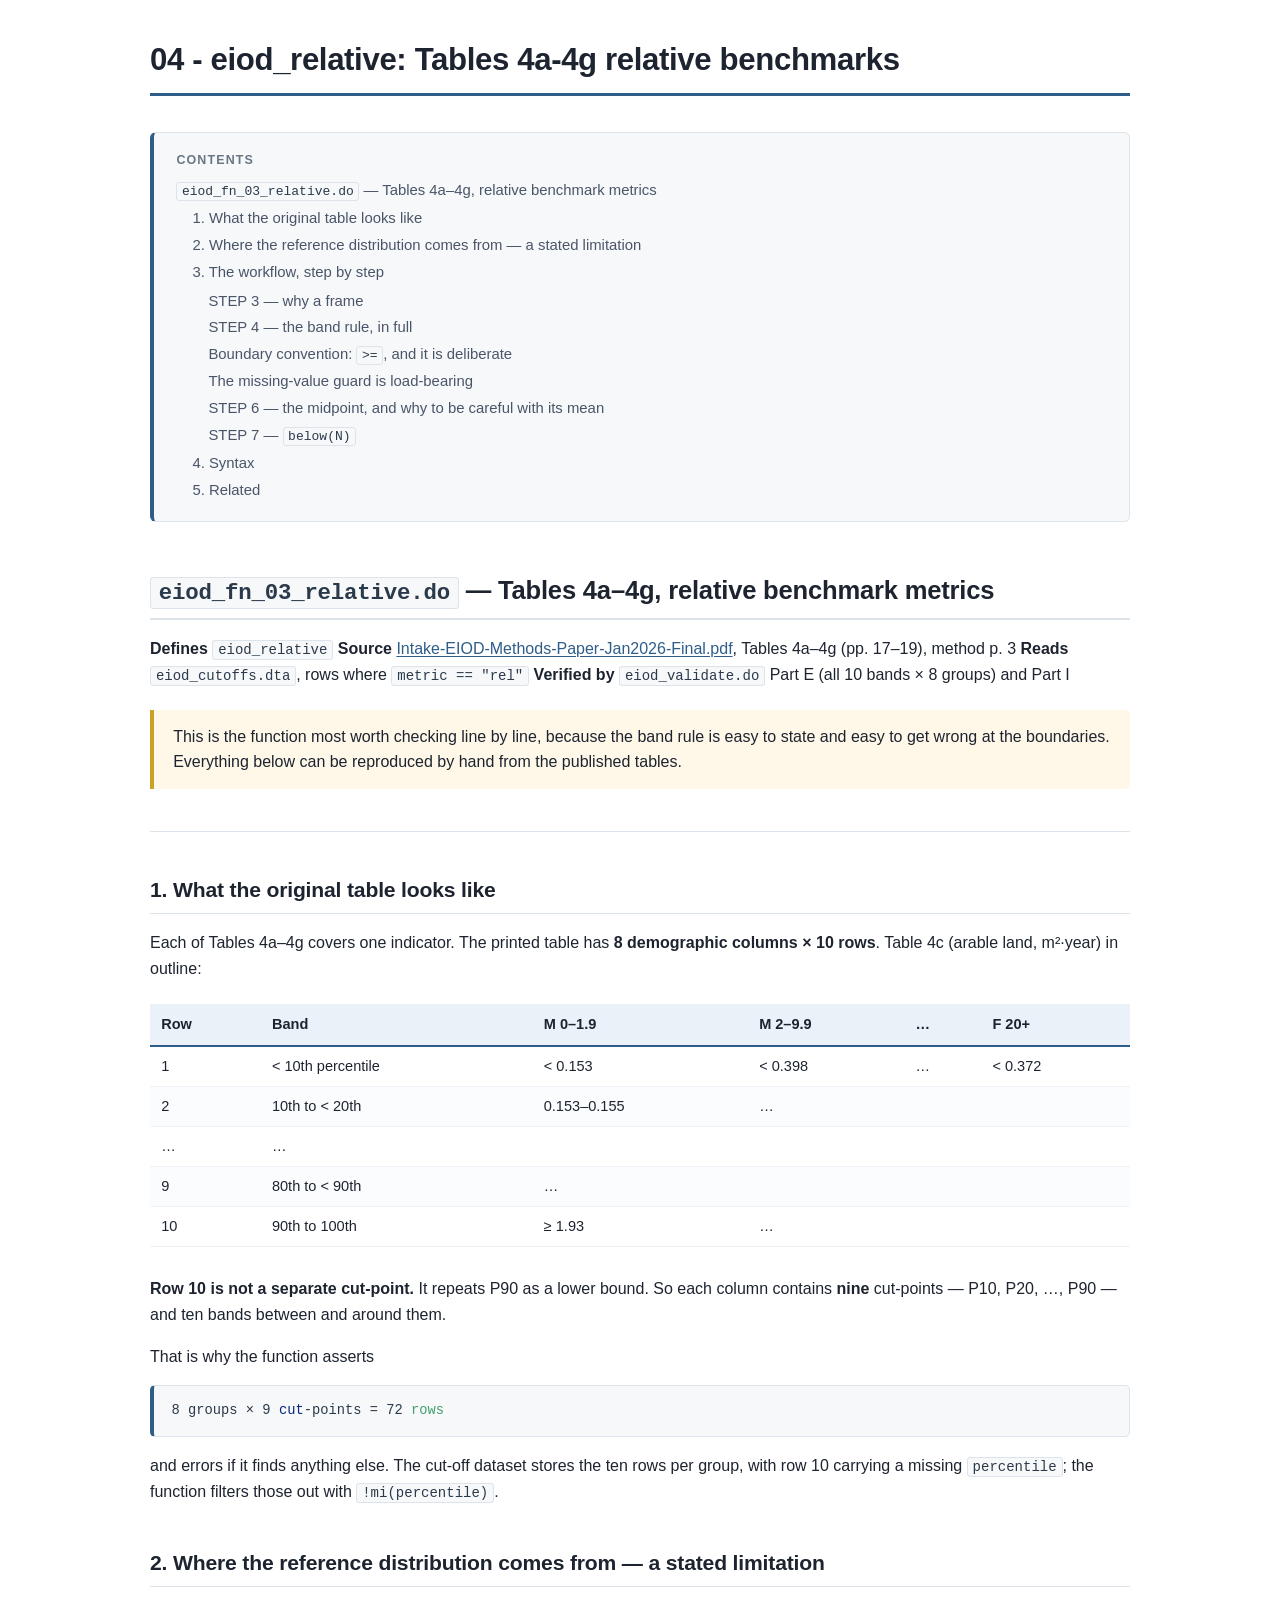
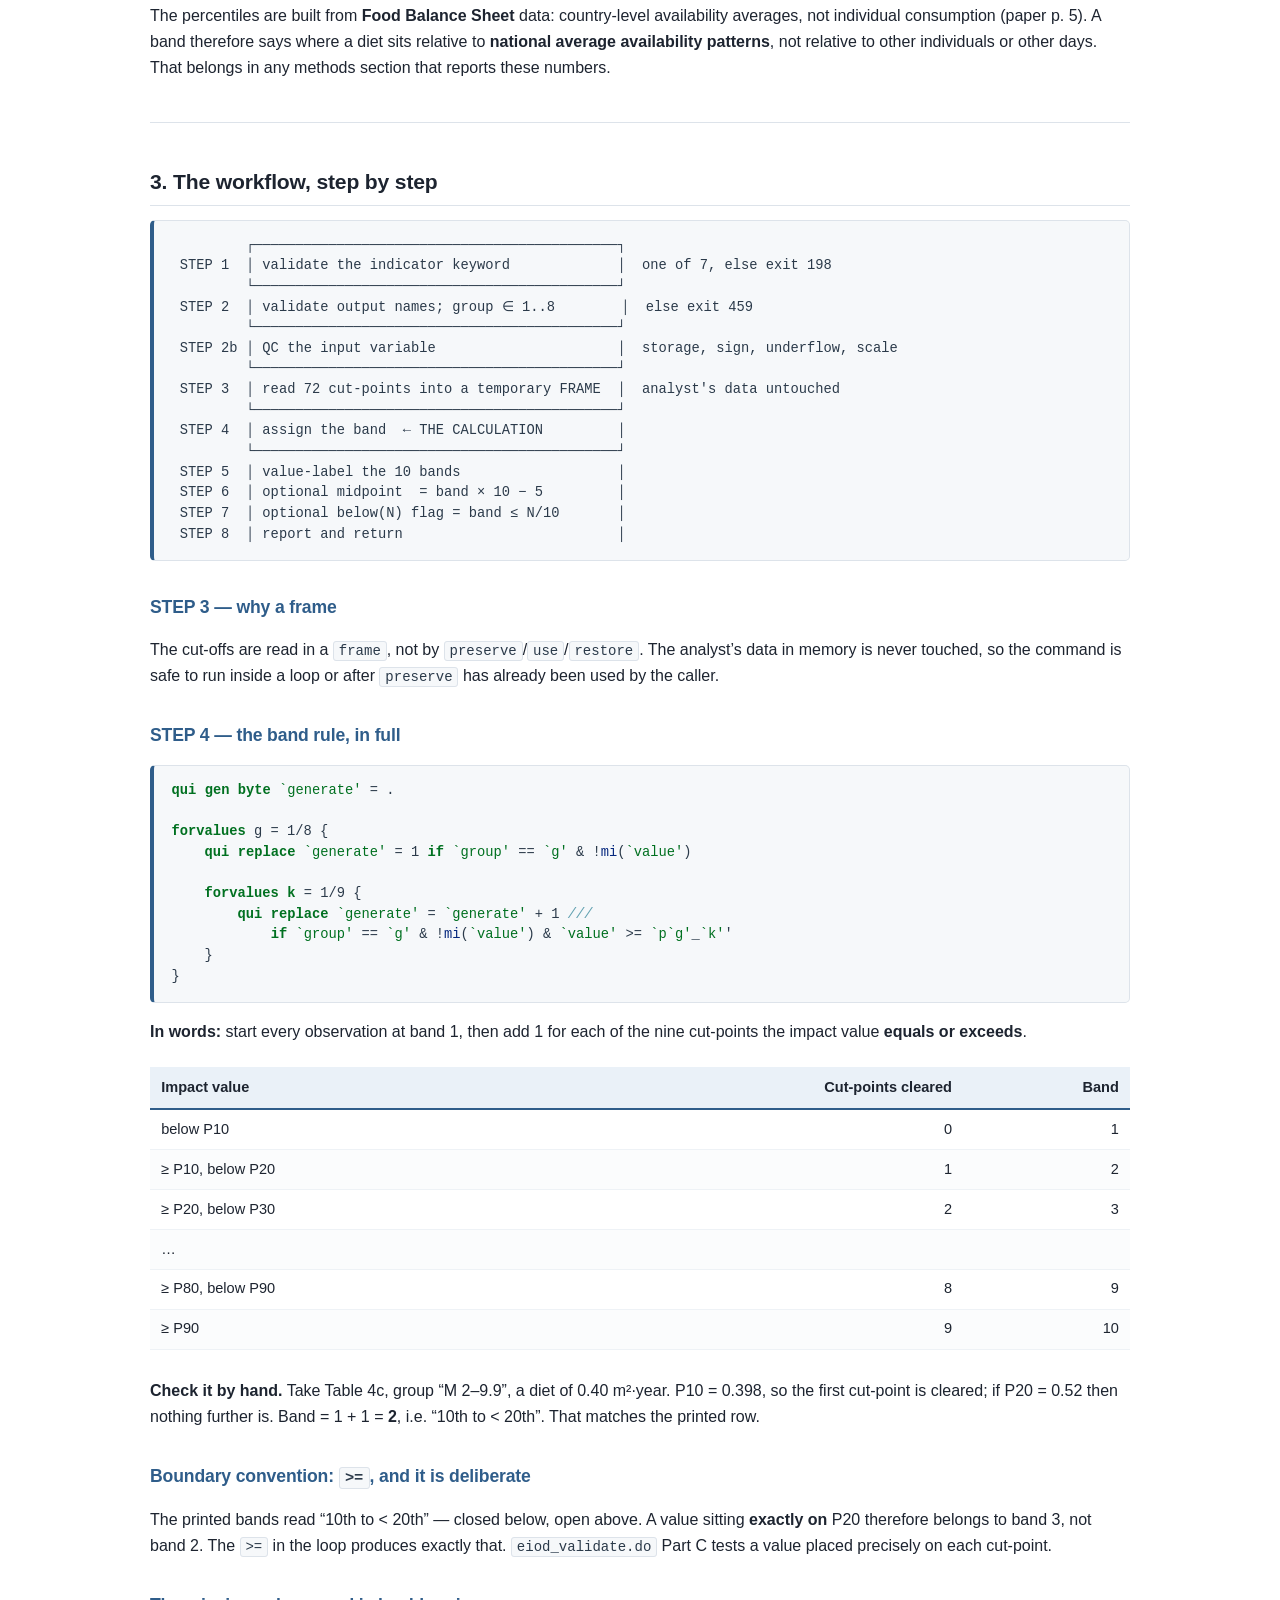
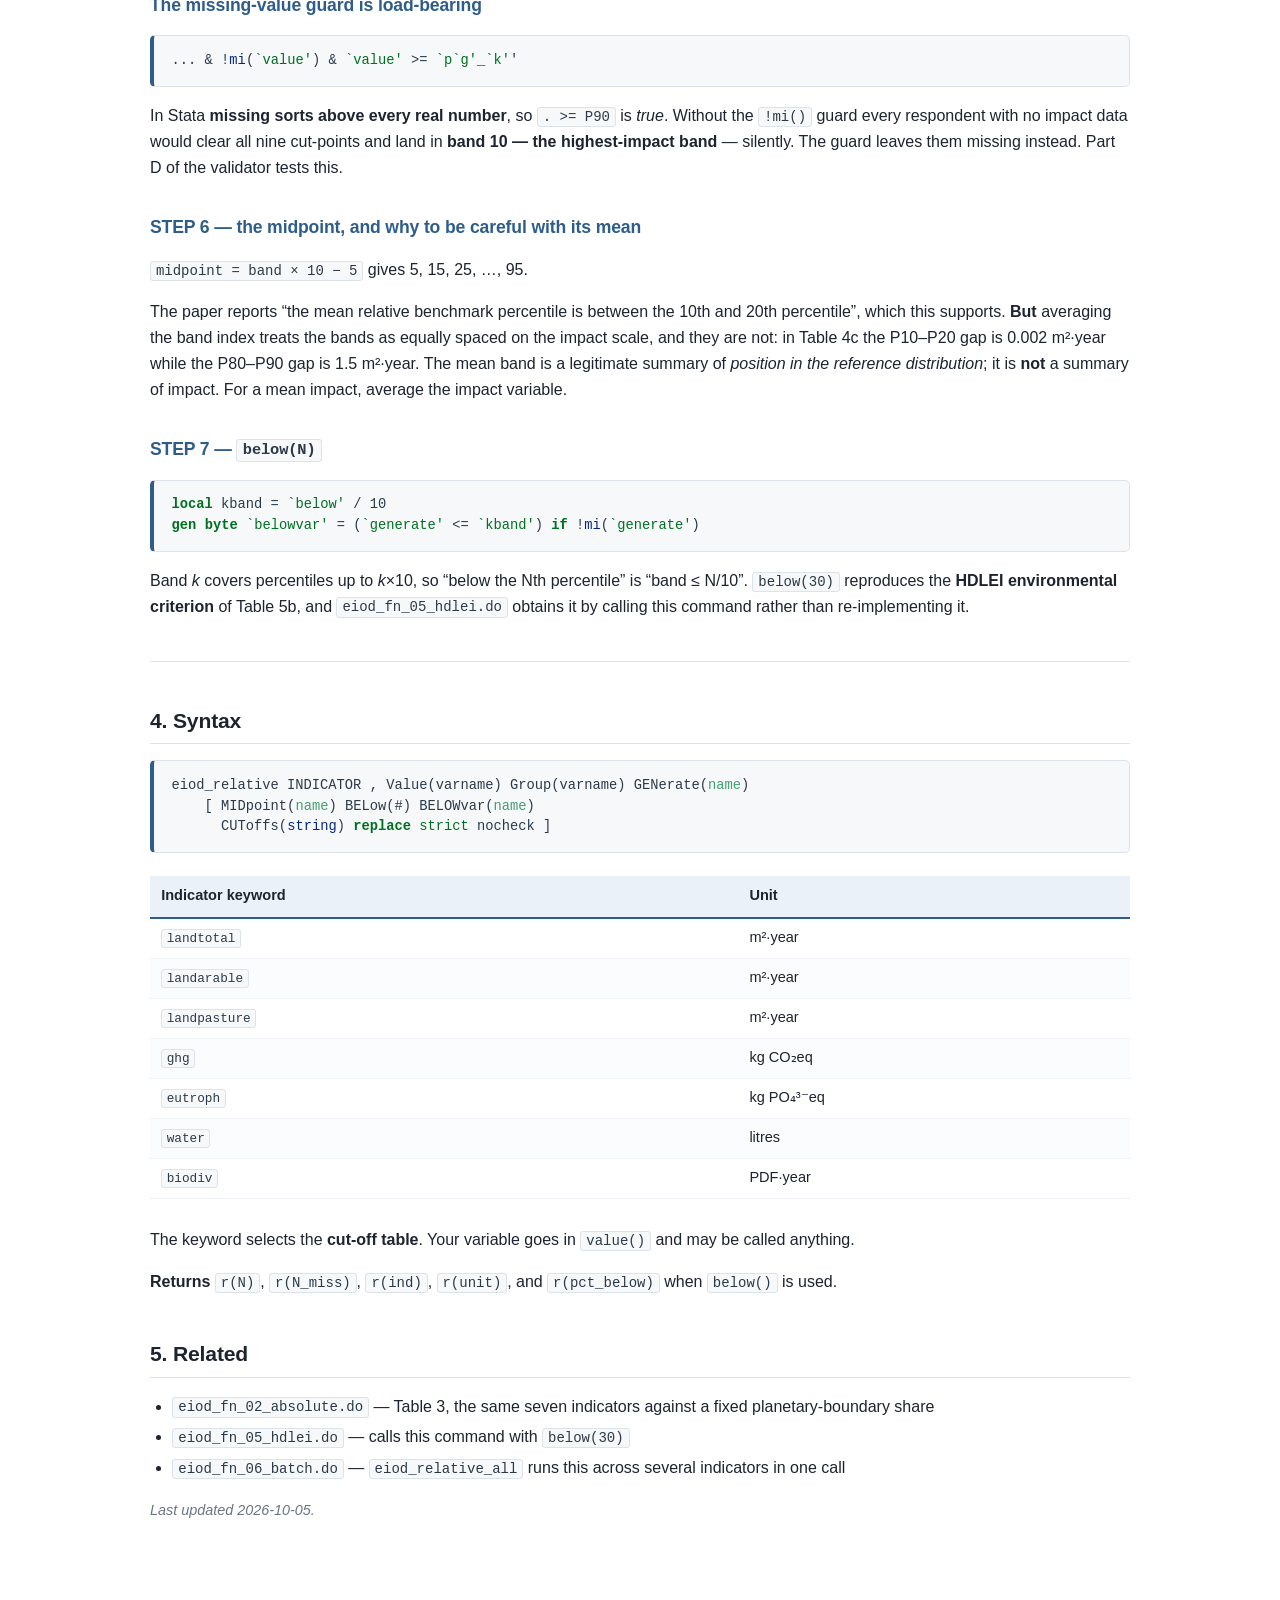
<file: docs/04_eiod_relative.html>
<!DOCTYPE html>
<html xmlns="http://www.w3.org/1999/xhtml" lang xml:lang>
<head>
  <meta charset="utf-8" />
  <meta name="generator" content="pandoc" />
  <meta name="viewport" content="width=device-width, initial-scale=1.0, user-scalable=yes" />
  <title>04 - eiod_relative: Tables 4a-4g relative benchmarks</title>
  <style>
code{white-space: pre-wrap;}
span.smallcaps{font-variant: small-caps;}
div.columns{display: flex; gap: min(4vw, 1.5em);}
div.column{flex: auto; overflow-x: auto;}
div.hanging-indent{margin-left: 1.5em; text-indent: -1.5em;}
ul.task-list{list-style: none;}
ul.task-list li input[type="checkbox"] {
width: 0.8em;
margin: 0 0.8em 0.2em -1.6em;
vertical-align: middle;
}

pre > code.sourceCode { white-space: pre; position: relative; }
pre > code.sourceCode > span { display: inline-block; line-height: 1.25; }
pre > code.sourceCode > span:empty { height: 1.2em; }
.sourceCode { overflow: visible; }
code.sourceCode > span { color: inherit; text-decoration: inherit; }
div.sourceCode { margin: 1em 0; }
pre.sourceCode { margin: 0; }
@media screen {
div.sourceCode { overflow: auto; }
}
@media print {
pre > code.sourceCode { white-space: pre-wrap; }
pre > code.sourceCode > span { text-indent: -5em; padding-left: 5em; }
}
pre.numberSource code
{ counter-reset: source-line 0; }
pre.numberSource code > span
{ position: relative; left: -4em; counter-increment: source-line; }
pre.numberSource code > span > a:first-child::before
{ content: counter(source-line);
position: relative; left: -1em; text-align: right; vertical-align: baseline;
border: none; display: inline-block;
-webkit-touch-callout: none; -webkit-user-select: none;
-khtml-user-select: none; -moz-user-select: none;
-ms-user-select: none; user-select: none;
padding: 0 4px; width: 4em;
color: #aaaaaa;
}
pre.numberSource { margin-left: 3em; border-left: 1px solid #aaaaaa; padding-left: 4px; }
div.sourceCode
{ }
@media screen {
pre > code.sourceCode > span > a:first-child::before { text-decoration: underline; }
}
code span.al { color: #ff0000; font-weight: bold; } 
code span.an { color: #60a0b0; font-weight: bold; font-style: italic; } 
code span.at { color: #7d9029; } 
code span.bn { color: #40a070; } 
code span.bu { color: #008000; } 
code span.cf { color: #007020; font-weight: bold; } 
code span.ch { color: #4070a0; } 
code span.cn { color: #880000; } 
code span.co { color: #60a0b0; font-style: italic; } 
code span.cv { color: #60a0b0; font-weight: bold; font-style: italic; } 
code span.do { color: #ba2121; font-style: italic; } 
code span.dt { color: #902000; } 
code span.dv { color: #40a070; } 
code span.er { color: #ff0000; font-weight: bold; } 
code span.ex { } 
code span.fl { color: #40a070; } 
code span.fu { color: #06287e; } 
code span.im { color: #008000; font-weight: bold; } 
code span.in { color: #60a0b0; font-weight: bold; font-style: italic; } 
code span.kw { color: #007020; font-weight: bold; } 
code span.op { color: #666666; } 
code span.ot { color: #007020; } 
code span.pp { color: #bc7a00; } 
code span.sc { color: #4070a0; } 
code span.ss { color: #bb6688; } 
code span.st { color: #4070a0; } 
code span.va { color: #19177c; } 
code span.vs { color: #4070a0; } 
code span.wa { color: #60a0b0; font-weight: bold; font-style: italic; } 
</style>
  <style type="text/css">
:root {
--ink: #1d2430;
--ink-soft: #4a5568;
--ink-faint: #6b7684;
--rule: #dde3ea;
--rule-soft: #eef2f6;
--paper: #ffffff;
--tint: #f6f8fa;
--accent: #2f5d8a;
--accent-dk: #1f4160;
--accent-bg: #eaf1f8;
--good: #2d6e2d;
--good-bg: #edf7ed;
--warn: #8a5a00;
--warn-bg: #fff8e8;
--bad: #a32b2b;
--bad-bg: #fdeeee;
--mono: "Cascadia Mono", "SF Mono", Consolas, "Liberation Mono", Menlo, monospace;
--sans: "Segoe UI", -apple-system, BlinkMacSystemFont, "Helvetica Neue", Arial, sans-serif;
}
html { -webkit-text-size-adjust: 100%; }
body {
font-family: var(--sans);
font-size: 16px;
line-height: 1.62;
color: var(--ink);
background: var(--paper);
max-width: 980px;
margin: 0 auto;
padding: 2.5rem 1.6rem 6rem;
hyphens: none;
}

header#title-block-header { margin-bottom: 2.2rem; }
h1.title {
font-size: 1.95rem;
line-height: 1.25;
font-weight: 650;
letter-spacing: -0.012em;
margin: 0 0 .9rem;
padding-bottom: .9rem;
border-bottom: 3px solid var(--accent);
color: var(--ink);
}
p.subtitle { color: var(--ink-soft); font-size: 1.05rem; margin-top: -.4rem; }

h1, h2, h3, h4 { font-weight: 640; letter-spacing: -0.008em; color: var(--ink); }
h1:not(.title) {
font-size: 1.6rem;
margin: 3rem 0 1rem;
padding-bottom: .4rem;
border-bottom: 2px solid var(--rule);
}
h2 {
font-size: 1.32rem;
margin: 2.6rem 0 .9rem;
padding-bottom: .35rem;
border-bottom: 1px solid var(--rule);
}
h3 { font-size: 1.1rem; margin: 2rem 0 .6rem; color: var(--accent); }
h4 { font-size: 1rem; margin: 1.5rem 0 .5rem; color: var(--ink-soft); }

nav#TOC {
background: var(--tint);
border: 1px solid var(--rule);
border-left: 4px solid var(--accent);
border-radius: 6px;
padding: 1.1rem 1.4rem .9rem;
margin: 0 0 2.6rem;
font-size: .93rem;
}
nav#TOC::before {
content: "Contents";
display: block;
font-weight: 650;
font-size: .78rem;
letter-spacing: .09em;
text-transform: uppercase;
color: var(--ink-faint);
margin-bottom: .5rem;
}
nav#TOC ul { list-style: none; padding-left: 1rem; margin: .25rem 0; }
nav#TOC > ul { padding-left: 0; }
nav#TOC li { margin: .18rem 0; }
nav#TOC a { color: var(--ink-soft); text-decoration: none; }
nav#TOC a:hover { color: var(--accent); text-decoration: underline; }

table {
border-collapse: collapse;
width: 100%;
margin: 1.4rem 0 1.8rem;
font-size: .91rem;
font-variant-numeric: tabular-nums;
}
caption {
caption-side: top;
text-align: left;
font-size: .85rem;
color: var(--ink-faint);
padding-bottom: .45rem;
}
thead th {
background: var(--accent-bg);
color: var(--ink);
font-weight: 640;
text-align: left;
border-bottom: 2px solid var(--accent);
padding: .55rem .7rem;
vertical-align: bottom;
}
tbody td, tbody th {
padding: .48rem .7rem;
border-bottom: 1px solid var(--rule-soft);
vertical-align: top;
}
tbody tr:nth-child(even) { background: #fbfcfd; }
tbody tr:hover { background: var(--accent-bg); }
tbody td:first-child { font-weight: 500; }

td[style*="text-align: right"], th[style*="text-align: right"] {
font-variant-numeric: tabular-nums;
}

code {
font-family: var(--mono);
font-size: .875em;
background: var(--tint);
border: 1px solid var(--rule);
border-radius: 3px;
padding: .08em .35em;
color: #2b3a4a;
}
pre {
background: var(--tint);
border: 1px solid var(--rule);
border-left: 4px solid var(--accent);
border-radius: 5px;
padding: .9rem 1.1rem;
overflow-x: auto;
font-size: .86rem;
line-height: 1.5;
}
pre code { background: none; border: none; padding: 0; font-size: 1em; }

blockquote {
margin: 1.4rem 0;
padding: .85rem 1.2rem;
background: var(--warn-bg);
border-left: 4px solid #c9a227;
border-radius: 0 5px 5px 0;
color: var(--ink);
}
blockquote p:first-child { margin-top: 0; }
blockquote p:last-child { margin-bottom: 0; }

svg { display: block; max-width: 100%; height: auto; margin: 1.6rem auto; }
figure { margin: 1.8rem 0; }
figcaption { font-size: .86rem; color: var(--ink-faint); text-align: center; }

a { color: var(--accent); text-decoration-thickness: 1px; text-underline-offset: 2px; }
a:hover { color: #1f4160; }
hr { border: none; border-top: 1px solid var(--rule); margin: 2.6rem 0; }
strong { font-weight: 640; }
ul, ol { padding-left: 1.4rem; }
li { margin: .3rem 0; }
li > ul, li > ol { margin: .25rem 0; }

body > p > em:only-child { color: var(--ink-faint); font-size: .9rem; }

math { font-size: 1.02em; }

@media print {
body { max-width: none; padding: 0; font-size: 11pt; }
nav#TOC { break-after: page; }
h1:not(.title), h2 { break-after: avoid; }
table, pre, svg, blockquote { break-inside: avoid; }
tbody tr:hover { background: none; }
a { color: var(--ink); text-decoration: none; }
}
@media (max-width: 680px) {
body { padding: 1.4rem 1rem 4rem; font-size: 15px; }
table { font-size: .84rem; }
h1.title { font-size: 1.55rem; }
}
</style>
  <!--[if lt IE 9]>
    <script src="//cdnjs.cloudflare.com/ajax/libs/html5shiv/3.7.3/html5shiv-printshiv.min.js"></script>
  <![endif]-->
</head>
<body>
<header id="title-block-header">
<h1 class="title">04 - eiod_relative: Tables 4a-4g relative
benchmarks</h1>
</header>
<nav id="TOC" role="doc-toc">
<ul>
<li><a href="#eiod_fn_03_relative.do-tables-4a4g-relative-benchmark-metrics" id="toc-eiod_fn_03_relative.do-tables-4a4g-relative-benchmark-metrics"><code>eiod_fn_03_relative.do</code>
— Tables 4a–4g, relative benchmark metrics</a>
<ul>
<li><a href="#what-the-original-table-looks-like" id="toc-what-the-original-table-looks-like">1. What the original table
looks like</a></li>
<li><a href="#where-the-reference-distribution-comes-from-a-stated-limitation" id="toc-where-the-reference-distribution-comes-from-a-stated-limitation">2.
Where the reference distribution comes from — a stated
limitation</a></li>
<li><a href="#the-workflow-step-by-step" id="toc-the-workflow-step-by-step">3. The workflow, step by step</a>
<ul>
<li><a href="#step-3-why-a-frame" id="toc-step-3-why-a-frame">STEP 3 —
why a frame</a></li>
<li><a href="#step-4-the-band-rule-in-full" id="toc-step-4-the-band-rule-in-full">STEP 4 — the band rule, in
full</a></li>
<li><a href="#boundary-convention-and-it-is-deliberate" id="toc-boundary-convention-and-it-is-deliberate">Boundary convention:
<code>&gt;=</code>, and it is deliberate</a></li>
<li><a href="#the-missing-value-guard-is-load-bearing" id="toc-the-missing-value-guard-is-load-bearing">The missing-value guard
is load-bearing</a></li>
<li><a href="#step-6-the-midpoint-and-why-to-be-careful-with-its-mean" id="toc-step-6-the-midpoint-and-why-to-be-careful-with-its-mean">STEP 6
— the midpoint, and why to be careful with its mean</a></li>
<li><a href="#step-7-belown" id="toc-step-7-belown">STEP 7 —
<code>below(N)</code></a></li>
</ul></li>
<li><a href="#syntax" id="toc-syntax">4. Syntax</a></li>
<li><a href="#related" id="toc-related">5. Related</a></li>
</ul></li>
</ul>
</nav>
<h1 id="eiod_fn_03_relative.do-tables-4a4g-relative-benchmark-metrics"><code>eiod_fn_03_relative.do</code>
— Tables 4a–4g, relative benchmark metrics</h1>
<p><strong>Defines</strong> <code>eiod_relative</code>
<strong>Source</strong> <a href="https://www.intake.org/sites/default/files/2026-01/Intake-EIOD-Methods-Paper-Jan2026-Final.pdf">Intake-EIOD-Methods-Paper-Jan2026-Final.pdf</a>,
Tables 4a–4g (pp. 17–19), method p. 3 <strong>Reads</strong>
<code>eiod_cutoffs.dta</code>, rows where <code>metric == &quot;rel&quot;</code>
<strong>Verified by</strong> <code>eiod_validate.do</code> Part E (all
10 bands × 8 groups) and Part I</p>
<blockquote>
<p>This is the function most worth checking line by line, because the
band rule is easy to state and easy to get wrong at the boundaries.
Everything below can be reproduced by hand from the published
tables.</p>
</blockquote>
<hr />
<h2 id="what-the-original-table-looks-like">1. What the original table
looks like</h2>
<p>Each of Tables 4a–4g covers one indicator. The printed table has
<strong>8 demographic columns × 10 rows</strong>. Table 4c (arable land,
m²·year) in outline:</p>
<table>
<thead>
<tr class="header">
<th>Row</th>
<th>Band</th>
<th>M 0–1.9</th>
<th>M 2–9.9</th>
<th>…</th>
<th>F 20+</th>
</tr>
</thead>
<tbody>
<tr class="odd">
<td>1</td>
<td>&lt; 10th percentile</td>
<td>&lt; 0.153</td>
<td>&lt; 0.398</td>
<td>…</td>
<td>&lt; 0.372</td>
</tr>
<tr class="even">
<td>2</td>
<td>10th to &lt; 20th</td>
<td>0.153–0.155</td>
<td>…</td>
<td></td>
<td></td>
</tr>
<tr class="odd">
<td>…</td>
<td>…</td>
<td></td>
<td></td>
<td></td>
<td></td>
</tr>
<tr class="even">
<td>9</td>
<td>80th to &lt; 90th</td>
<td>…</td>
<td></td>
<td></td>
<td></td>
</tr>
<tr class="odd">
<td>10</td>
<td>90th to 100th</td>
<td>≥ 1.93</td>
<td>…</td>
<td></td>
<td></td>
</tr>
</tbody>
</table>
<p><strong>Row 10 is not a separate cut-point.</strong> It repeats P90
as a lower bound. So each column contains <strong>nine</strong>
cut-points — P10, P20, …, P90 — and ten bands between and around
them.</p>
<p>That is why the function asserts</p>
<div class="sourceCode" id="cb1"><pre class="sourceCode stata"><code class="sourceCode stata"><span id="cb1-1"><a href="#cb1-1" aria-hidden="true" tabindex="-1"></a>8 groups × 9 <span class="fu">cut</span>-points = 72 <span class="bn">rows</span></span></code></pre></div>
<p>and errors if it finds anything else. The cut-off dataset stores the
ten rows per group, with row 10 carrying a missing
<code>percentile</code>; the function filters those out with
<code>!mi(percentile)</code>.</p>
<h2 id="where-the-reference-distribution-comes-from-a-stated-limitation">2.
Where the reference distribution comes from — a stated limitation</h2>
<p>The percentiles are built from <strong>Food Balance Sheet</strong>
data: country-level availability averages, not individual consumption
(paper p. 5). A band therefore says where a diet sits relative to
<strong>national average availability patterns</strong>, not relative to
other individuals or other days. That belongs in any methods section
that reports these numbers.</p>
<hr />
<h2 id="the-workflow-step-by-step">3. The workflow, step by step</h2>
<pre><code>         ┌────────────────────────────────────────────┐
 STEP 1  │ validate the indicator keyword             │  one of 7, else exit 198
         └────────────────────────────────────────────┘
 STEP 2  │ validate output names; group ∈ 1..8        │  else exit 459
         └────────────────────────────────────────────┘
 STEP 2b │ QC the input variable                      │  storage, sign, underflow, scale
         └────────────────────────────────────────────┘
 STEP 3  │ read 72 cut-points into a temporary FRAME  │  analyst&#39;s data untouched
         └────────────────────────────────────────────┘
 STEP 4  │ assign the band  ← THE CALCULATION         │
         └────────────────────────────────────────────┘
 STEP 5  │ value-label the 10 bands                   │
 STEP 6  │ optional midpoint  = band × 10 − 5         │
 STEP 7  │ optional below(N) flag = band ≤ N/10       │
 STEP 8  │ report and return                          │</code></pre>
<h3 id="step-3-why-a-frame">STEP 3 — why a frame</h3>
<p>The cut-offs are read in a <code>frame</code>, not by
<code>preserve</code>/<code>use</code>/<code>restore</code>. The
analyst’s data in memory is never touched, so the command is safe to run
inside a loop or after <code>preserve</code> has already been used by
the caller.</p>
<h3 id="step-4-the-band-rule-in-full">STEP 4 — the band rule, in
full</h3>
<div class="sourceCode" id="cb3"><pre class="sourceCode stata"><code class="sourceCode stata"><span id="cb3-1"><a href="#cb3-1" aria-hidden="true" tabindex="-1"></a><span class="kw">qui</span> <span class="kw">gen</span> <span class="kw">byte</span> <span class="ot">`generate&#39;</span> = .</span>
<span id="cb3-2"><a href="#cb3-2" aria-hidden="true" tabindex="-1"></a></span>
<span id="cb3-3"><a href="#cb3-3" aria-hidden="true" tabindex="-1"></a><span class="kw">forvalues</span> g = 1/8 {</span>
<span id="cb3-4"><a href="#cb3-4" aria-hidden="true" tabindex="-1"></a>    <span class="kw">qui</span> <span class="kw">replace</span> <span class="ot">`generate&#39;</span> = 1 <span class="kw">if</span> <span class="ot">`group&#39;</span> == <span class="ot">`g&#39;</span> &amp; !<span class="fu">mi</span>(<span class="ot">`value&#39;</span>)</span>
<span id="cb3-5"><a href="#cb3-5" aria-hidden="true" tabindex="-1"></a></span>
<span id="cb3-6"><a href="#cb3-6" aria-hidden="true" tabindex="-1"></a>    <span class="kw">forvalues</span> <span class="kw">k</span> = 1/9 {</span>
<span id="cb3-7"><a href="#cb3-7" aria-hidden="true" tabindex="-1"></a>        <span class="kw">qui</span> <span class="kw">replace</span> <span class="ot">`generate&#39;</span> = <span class="ot">`generate&#39;</span> + 1 <span class="co">///</span></span>
<span id="cb3-8"><a href="#cb3-8" aria-hidden="true" tabindex="-1"></a>            <span class="kw">if</span> <span class="ot">`group&#39;</span> == <span class="ot">`g&#39;</span> &amp; !<span class="fu">mi</span>(<span class="ot">`value&#39;</span>) &amp; <span class="ot">`value&#39;</span> &gt;= <span class="ot">`p`g&#39;</span>_<span class="ot">`k&#39;</span>&#39;</span>
<span id="cb3-9"><a href="#cb3-9" aria-hidden="true" tabindex="-1"></a>    }</span>
<span id="cb3-10"><a href="#cb3-10" aria-hidden="true" tabindex="-1"></a>}</span></code></pre></div>
<p><strong>In words:</strong> start every observation at band 1, then
add 1 for each of the nine cut-points the impact value <strong>equals or
exceeds</strong>.</p>
<table>
<thead>
<tr class="header">
<th>Impact value</th>
<th style="text-align: right;">Cut-points cleared</th>
<th style="text-align: right;">Band</th>
</tr>
</thead>
<tbody>
<tr class="odd">
<td>below P10</td>
<td style="text-align: right;">0</td>
<td style="text-align: right;">1</td>
</tr>
<tr class="even">
<td>≥ P10, below P20</td>
<td style="text-align: right;">1</td>
<td style="text-align: right;">2</td>
</tr>
<tr class="odd">
<td>≥ P20, below P30</td>
<td style="text-align: right;">2</td>
<td style="text-align: right;">3</td>
</tr>
<tr class="even">
<td>…</td>
<td style="text-align: right;"></td>
<td style="text-align: right;"></td>
</tr>
<tr class="odd">
<td>≥ P80, below P90</td>
<td style="text-align: right;">8</td>
<td style="text-align: right;">9</td>
</tr>
<tr class="even">
<td>≥ P90</td>
<td style="text-align: right;">9</td>
<td style="text-align: right;">10</td>
</tr>
</tbody>
</table>
<p><strong>Check it by hand.</strong> Take Table 4c, group “M 2–9.9”, a
diet of 0.40 m²·year. P10 = 0.398, so the first cut-point is cleared; if
P20 = 0.52 then nothing further is. Band = 1 + 1 = <strong>2</strong>,
i.e. “10th to &lt; 20th”. That matches the printed row.</p>
<h3 id="boundary-convention-and-it-is-deliberate">Boundary convention:
<code>&gt;=</code>, and it is deliberate</h3>
<p>The printed bands read “10th to &lt; 20th” — closed below, open
above. A value sitting <strong>exactly on</strong> P20 therefore belongs
to band 3, not band 2. The <code>&gt;=</code> in the loop produces
exactly that. <code>eiod_validate.do</code> Part C tests a value placed
precisely on each cut-point.</p>
<h3 id="the-missing-value-guard-is-load-bearing">The missing-value guard
is load-bearing</h3>
<div class="sourceCode" id="cb4"><pre class="sourceCode stata"><code class="sourceCode stata"><span id="cb4-1"><a href="#cb4-1" aria-hidden="true" tabindex="-1"></a>... &amp; !<span class="fu">mi</span>(<span class="ot">`value&#39;</span>) &amp; <span class="ot">`value&#39;</span> &gt;= <span class="ot">`p`g&#39;</span>_<span class="ot">`k&#39;</span>&#39;</span></code></pre></div>
<p>In Stata <strong>missing sorts above every real number</strong>, so
<code>. &gt;= P90</code> is <em>true</em>. Without the
<code>!mi()</code> guard every respondent with no impact data would
clear all nine cut-points and land in <strong>band 10 — the
highest-impact band</strong> — silently. The guard leaves them missing
instead. Part D of the validator tests this.</p>
<h3 id="step-6-the-midpoint-and-why-to-be-careful-with-its-mean">STEP 6
— the midpoint, and why to be careful with its mean</h3>
<p><code>midpoint = band × 10 − 5</code> gives 5, 15, 25, …, 95.</p>
<p>The paper reports “the mean relative benchmark percentile is between
the 10th and 20th percentile”, which this supports. <strong>But</strong>
averaging the band index treats the bands as equally spaced on the
impact scale, and they are not: in Table 4c the P10–P20 gap is 0.002
m²·year while the P80–P90 gap is 1.5 m²·year. The mean band is a
legitimate summary of <em>position in the reference distribution</em>;
it is <strong>not</strong> a summary of impact. For a mean impact,
average the impact variable.</p>
<h3 id="step-7-belown">STEP 7 — <code>below(N)</code></h3>
<div class="sourceCode" id="cb5"><pre class="sourceCode stata"><code class="sourceCode stata"><span id="cb5-1"><a href="#cb5-1" aria-hidden="true" tabindex="-1"></a><span class="kw">local</span> kband = <span class="ot">`below&#39;</span> / 10</span>
<span id="cb5-2"><a href="#cb5-2" aria-hidden="true" tabindex="-1"></a><span class="kw">gen</span> <span class="kw">byte</span> <span class="ot">`belowvar&#39;</span> = (<span class="ot">`generate&#39;</span> &lt;= <span class="ot">`kband&#39;</span>) <span class="kw">if</span> !<span class="fu">mi</span>(<span class="ot">`generate&#39;</span>)</span></code></pre></div>
<p>Band <em>k</em> covers percentiles up to <em>k</em>×10, so “below the
Nth percentile” is “band ≤ N/10”. <code>below(30)</code> reproduces the
<strong>HDLEI environmental criterion</strong> of Table 5b, and
<code>eiod_fn_05_hdlei.do</code> obtains it by calling this command
rather than re-implementing it.</p>
<hr />
<h2 id="syntax">4. Syntax</h2>
<div class="sourceCode" id="cb6"><pre class="sourceCode stata"><code class="sourceCode stata"><span id="cb6-1"><a href="#cb6-1" aria-hidden="true" tabindex="-1"></a>eiod_relative INDICATOR , Value(varname) Group(varname) GENerate(<span class="bn">name</span>)</span>
<span id="cb6-2"><a href="#cb6-2" aria-hidden="true" tabindex="-1"></a>    [ MIDpoint(<span class="bn">name</span>) BELow(#) BELOWvar(<span class="bn">name</span>)</span>
<span id="cb6-3"><a href="#cb6-3" aria-hidden="true" tabindex="-1"></a>      CUToffs(<span class="fu">string</span>) <span class="kw">replace</span> <span class="ot">strict</span> nocheck ]</span></code></pre></div>
<table>
<thead>
<tr class="header">
<th>Indicator keyword</th>
<th>Unit</th>
</tr>
</thead>
<tbody>
<tr class="odd">
<td><code>landtotal</code></td>
<td>m²·year</td>
</tr>
<tr class="even">
<td><code>landarable</code></td>
<td>m²·year</td>
</tr>
<tr class="odd">
<td><code>landpasture</code></td>
<td>m²·year</td>
</tr>
<tr class="even">
<td><code>ghg</code></td>
<td>kg CO₂eq</td>
</tr>
<tr class="odd">
<td><code>eutroph</code></td>
<td>kg PO₄³⁻eq</td>
</tr>
<tr class="even">
<td><code>water</code></td>
<td>litres</td>
</tr>
<tr class="odd">
<td><code>biodiv</code></td>
<td>PDF·year</td>
</tr>
</tbody>
</table>
<p>The keyword selects the <strong>cut-off table</strong>. Your variable
goes in <code>value()</code> and may be called anything.</p>
<p><strong>Returns</strong> <code>r(N)</code>, <code>r(N_miss)</code>,
<code>r(ind)</code>, <code>r(unit)</code>, and <code>r(pct_below)</code>
when <code>below()</code> is used.</p>
<h2 id="related">5. Related</h2>
<ul>
<li><code>eiod_fn_02_absolute.do</code> — Table 3, the same seven
indicators against a fixed planetary-boundary share</li>
<li><code>eiod_fn_05_hdlei.do</code> — calls this command with
<code>below(30)</code></li>
<li><code>eiod_fn_06_batch.do</code> — <code>eiod_relative_all</code>
runs this across several indicators in one call</li>
</ul>
<p><em>Last updated 2026-10-05.</em></p>
</body>
</html>
</file>
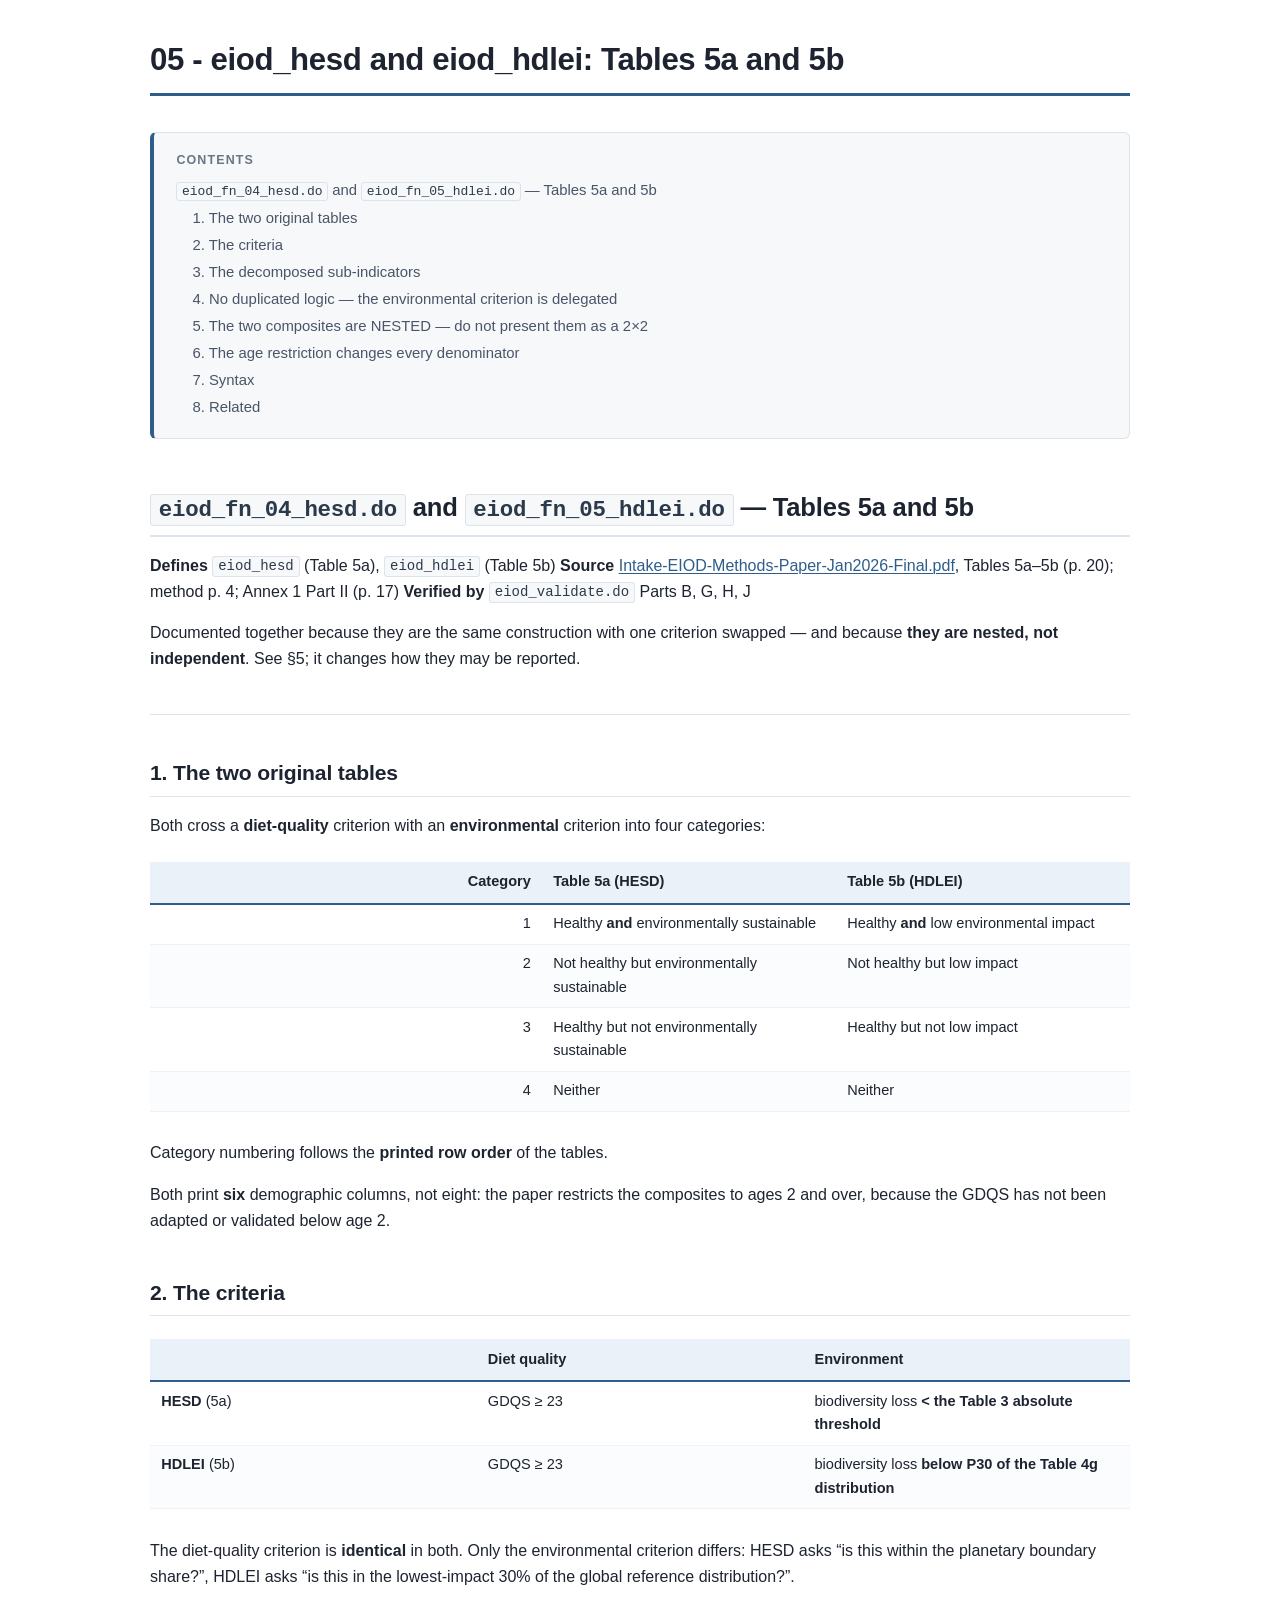
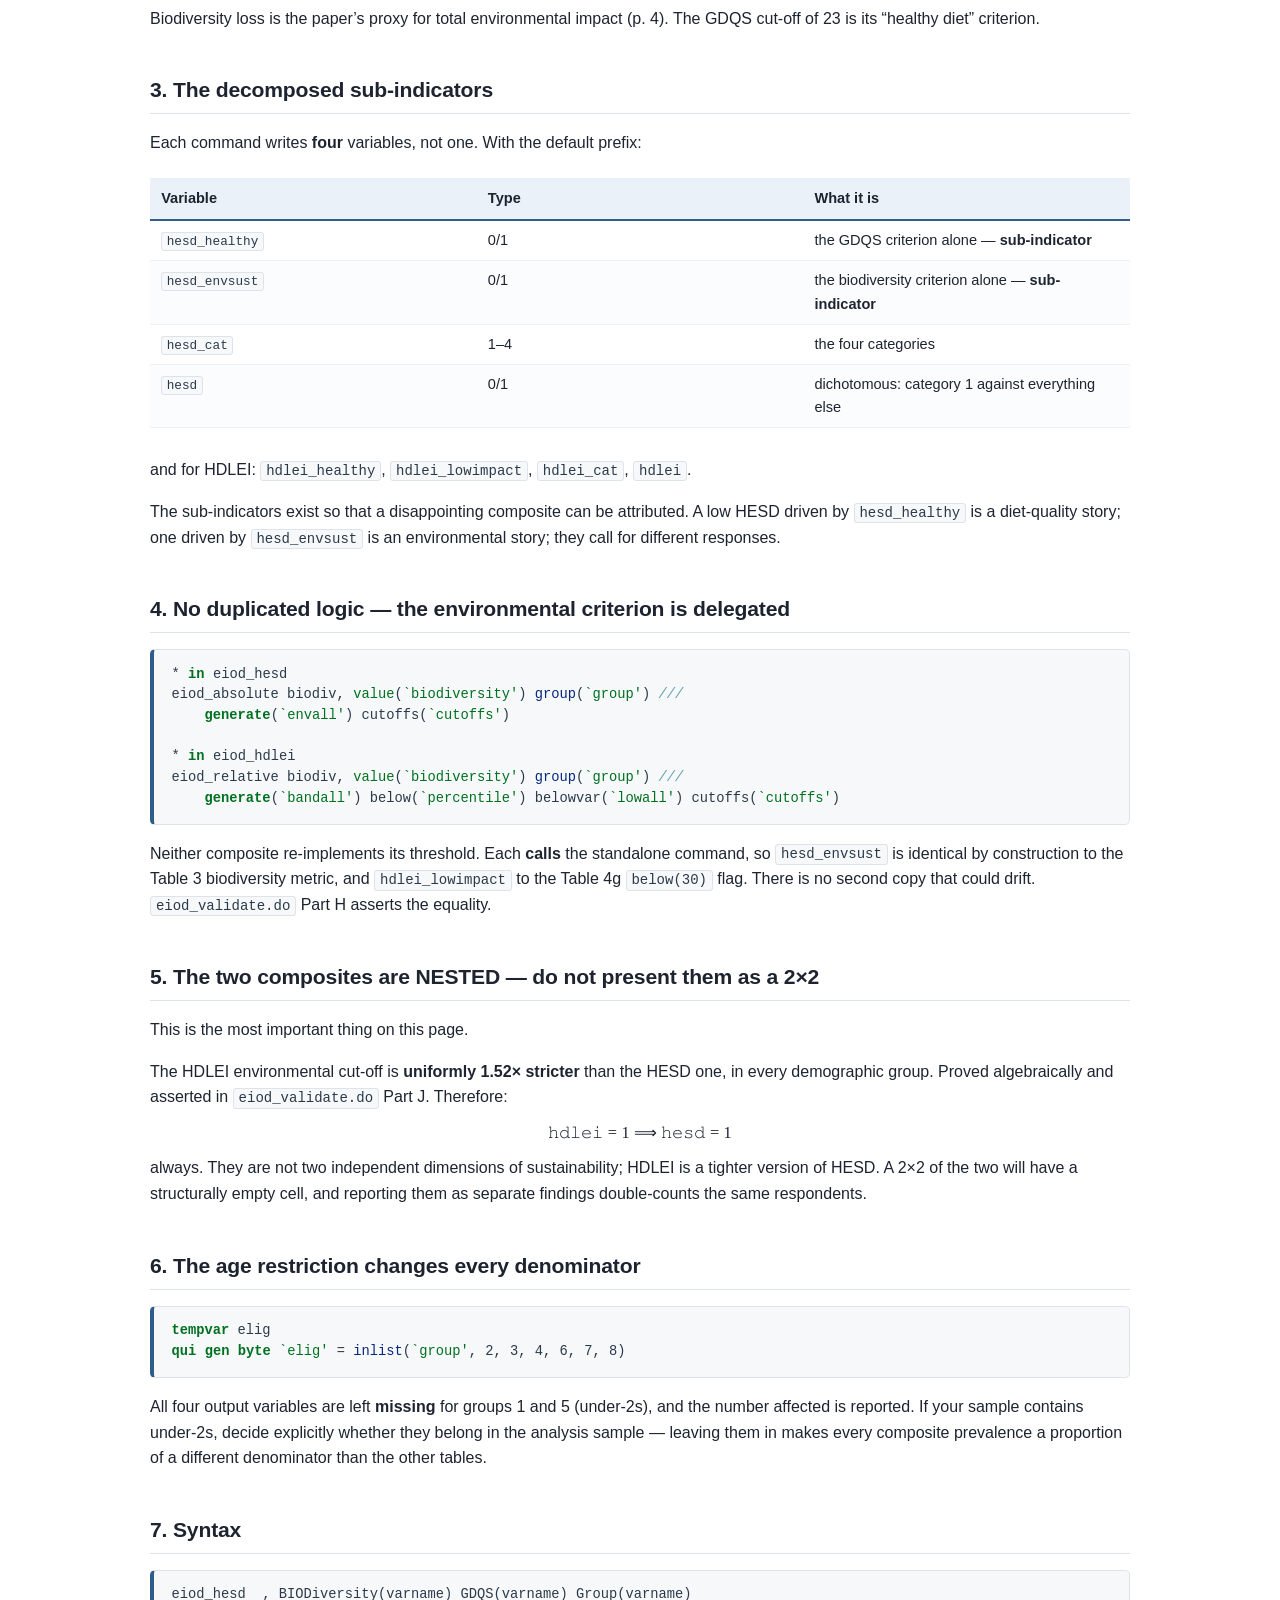
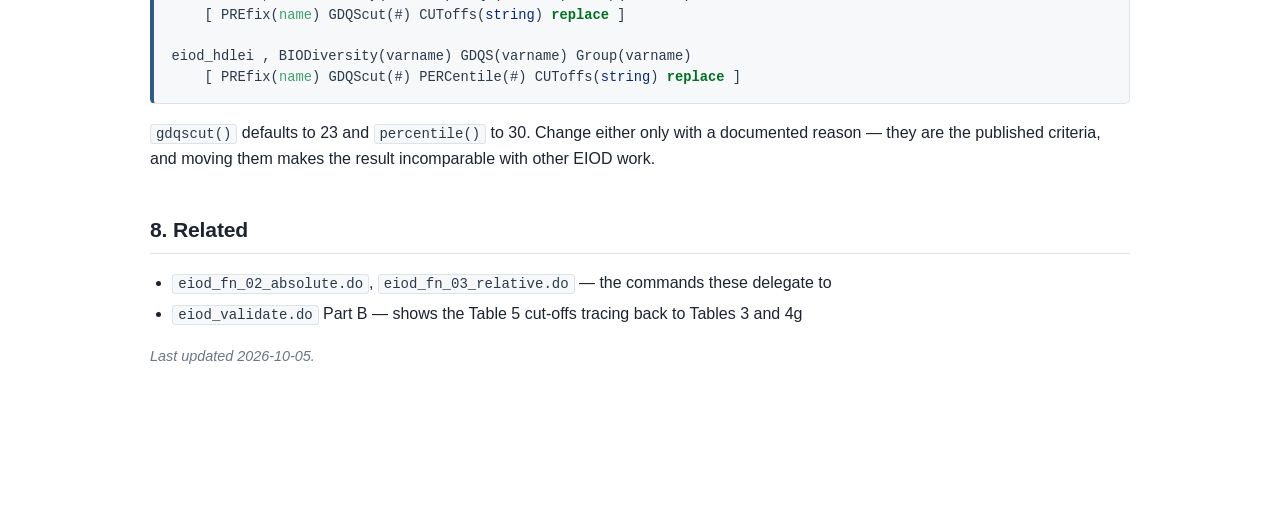
<file: docs/05_eiod_composites.html>
<!DOCTYPE html>
<html xmlns="http://www.w3.org/1999/xhtml" lang xml:lang>
<head>
  <meta charset="utf-8" />
  <meta name="generator" content="pandoc" />
  <meta name="viewport" content="width=device-width, initial-scale=1.0, user-scalable=yes" />
  <title>05 - eiod_hesd and eiod_hdlei: Tables 5a and 5b</title>
  <style>
code{white-space: pre-wrap;}
span.smallcaps{font-variant: small-caps;}
div.columns{display: flex; gap: min(4vw, 1.5em);}
div.column{flex: auto; overflow-x: auto;}
div.hanging-indent{margin-left: 1.5em; text-indent: -1.5em;}
ul.task-list{list-style: none;}
ul.task-list li input[type="checkbox"] {
width: 0.8em;
margin: 0 0.8em 0.2em -1.6em;
vertical-align: middle;
}

pre > code.sourceCode { white-space: pre; position: relative; }
pre > code.sourceCode > span { display: inline-block; line-height: 1.25; }
pre > code.sourceCode > span:empty { height: 1.2em; }
.sourceCode { overflow: visible; }
code.sourceCode > span { color: inherit; text-decoration: inherit; }
div.sourceCode { margin: 1em 0; }
pre.sourceCode { margin: 0; }
@media screen {
div.sourceCode { overflow: auto; }
}
@media print {
pre > code.sourceCode { white-space: pre-wrap; }
pre > code.sourceCode > span { text-indent: -5em; padding-left: 5em; }
}
pre.numberSource code
{ counter-reset: source-line 0; }
pre.numberSource code > span
{ position: relative; left: -4em; counter-increment: source-line; }
pre.numberSource code > span > a:first-child::before
{ content: counter(source-line);
position: relative; left: -1em; text-align: right; vertical-align: baseline;
border: none; display: inline-block;
-webkit-touch-callout: none; -webkit-user-select: none;
-khtml-user-select: none; -moz-user-select: none;
-ms-user-select: none; user-select: none;
padding: 0 4px; width: 4em;
color: #aaaaaa;
}
pre.numberSource { margin-left: 3em; border-left: 1px solid #aaaaaa; padding-left: 4px; }
div.sourceCode
{ }
@media screen {
pre > code.sourceCode > span > a:first-child::before { text-decoration: underline; }
}
code span.al { color: #ff0000; font-weight: bold; } 
code span.an { color: #60a0b0; font-weight: bold; font-style: italic; } 
code span.at { color: #7d9029; } 
code span.bn { color: #40a070; } 
code span.bu { color: #008000; } 
code span.cf { color: #007020; font-weight: bold; } 
code span.ch { color: #4070a0; } 
code span.cn { color: #880000; } 
code span.co { color: #60a0b0; font-style: italic; } 
code span.cv { color: #60a0b0; font-weight: bold; font-style: italic; } 
code span.do { color: #ba2121; font-style: italic; } 
code span.dt { color: #902000; } 
code span.dv { color: #40a070; } 
code span.er { color: #ff0000; font-weight: bold; } 
code span.ex { } 
code span.fl { color: #40a070; } 
code span.fu { color: #06287e; } 
code span.im { color: #008000; font-weight: bold; } 
code span.in { color: #60a0b0; font-weight: bold; font-style: italic; } 
code span.kw { color: #007020; font-weight: bold; } 
code span.op { color: #666666; } 
code span.ot { color: #007020; } 
code span.pp { color: #bc7a00; } 
code span.sc { color: #4070a0; } 
code span.ss { color: #bb6688; } 
code span.st { color: #4070a0; } 
code span.va { color: #19177c; } 
code span.vs { color: #4070a0; } 
code span.wa { color: #60a0b0; font-weight: bold; font-style: italic; } 
</style>
  <style type="text/css">
:root {
--ink: #1d2430;
--ink-soft: #4a5568;
--ink-faint: #6b7684;
--rule: #dde3ea;
--rule-soft: #eef2f6;
--paper: #ffffff;
--tint: #f6f8fa;
--accent: #2f5d8a;
--accent-dk: #1f4160;
--accent-bg: #eaf1f8;
--good: #2d6e2d;
--good-bg: #edf7ed;
--warn: #8a5a00;
--warn-bg: #fff8e8;
--bad: #a32b2b;
--bad-bg: #fdeeee;
--mono: "Cascadia Mono", "SF Mono", Consolas, "Liberation Mono", Menlo, monospace;
--sans: "Segoe UI", -apple-system, BlinkMacSystemFont, "Helvetica Neue", Arial, sans-serif;
}
html { -webkit-text-size-adjust: 100%; }
body {
font-family: var(--sans);
font-size: 16px;
line-height: 1.62;
color: var(--ink);
background: var(--paper);
max-width: 980px;
margin: 0 auto;
padding: 2.5rem 1.6rem 6rem;
hyphens: none;
}

header#title-block-header { margin-bottom: 2.2rem; }
h1.title {
font-size: 1.95rem;
line-height: 1.25;
font-weight: 650;
letter-spacing: -0.012em;
margin: 0 0 .9rem;
padding-bottom: .9rem;
border-bottom: 3px solid var(--accent);
color: var(--ink);
}
p.subtitle { color: var(--ink-soft); font-size: 1.05rem; margin-top: -.4rem; }

h1, h2, h3, h4 { font-weight: 640; letter-spacing: -0.008em; color: var(--ink); }
h1:not(.title) {
font-size: 1.6rem;
margin: 3rem 0 1rem;
padding-bottom: .4rem;
border-bottom: 2px solid var(--rule);
}
h2 {
font-size: 1.32rem;
margin: 2.6rem 0 .9rem;
padding-bottom: .35rem;
border-bottom: 1px solid var(--rule);
}
h3 { font-size: 1.1rem; margin: 2rem 0 .6rem; color: var(--accent); }
h4 { font-size: 1rem; margin: 1.5rem 0 .5rem; color: var(--ink-soft); }

nav#TOC {
background: var(--tint);
border: 1px solid var(--rule);
border-left: 4px solid var(--accent);
border-radius: 6px;
padding: 1.1rem 1.4rem .9rem;
margin: 0 0 2.6rem;
font-size: .93rem;
}
nav#TOC::before {
content: "Contents";
display: block;
font-weight: 650;
font-size: .78rem;
letter-spacing: .09em;
text-transform: uppercase;
color: var(--ink-faint);
margin-bottom: .5rem;
}
nav#TOC ul { list-style: none; padding-left: 1rem; margin: .25rem 0; }
nav#TOC > ul { padding-left: 0; }
nav#TOC li { margin: .18rem 0; }
nav#TOC a { color: var(--ink-soft); text-decoration: none; }
nav#TOC a:hover { color: var(--accent); text-decoration: underline; }

table {
border-collapse: collapse;
width: 100%;
margin: 1.4rem 0 1.8rem;
font-size: .91rem;
font-variant-numeric: tabular-nums;
}
caption {
caption-side: top;
text-align: left;
font-size: .85rem;
color: var(--ink-faint);
padding-bottom: .45rem;
}
thead th {
background: var(--accent-bg);
color: var(--ink);
font-weight: 640;
text-align: left;
border-bottom: 2px solid var(--accent);
padding: .55rem .7rem;
vertical-align: bottom;
}
tbody td, tbody th {
padding: .48rem .7rem;
border-bottom: 1px solid var(--rule-soft);
vertical-align: top;
}
tbody tr:nth-child(even) { background: #fbfcfd; }
tbody tr:hover { background: var(--accent-bg); }
tbody td:first-child { font-weight: 500; }

td[style*="text-align: right"], th[style*="text-align: right"] {
font-variant-numeric: tabular-nums;
}

code {
font-family: var(--mono);
font-size: .875em;
background: var(--tint);
border: 1px solid var(--rule);
border-radius: 3px;
padding: .08em .35em;
color: #2b3a4a;
}
pre {
background: var(--tint);
border: 1px solid var(--rule);
border-left: 4px solid var(--accent);
border-radius: 5px;
padding: .9rem 1.1rem;
overflow-x: auto;
font-size: .86rem;
line-height: 1.5;
}
pre code { background: none; border: none; padding: 0; font-size: 1em; }

blockquote {
margin: 1.4rem 0;
padding: .85rem 1.2rem;
background: var(--warn-bg);
border-left: 4px solid #c9a227;
border-radius: 0 5px 5px 0;
color: var(--ink);
}
blockquote p:first-child { margin-top: 0; }
blockquote p:last-child { margin-bottom: 0; }

svg { display: block; max-width: 100%; height: auto; margin: 1.6rem auto; }
figure { margin: 1.8rem 0; }
figcaption { font-size: .86rem; color: var(--ink-faint); text-align: center; }

a { color: var(--accent); text-decoration-thickness: 1px; text-underline-offset: 2px; }
a:hover { color: #1f4160; }
hr { border: none; border-top: 1px solid var(--rule); margin: 2.6rem 0; }
strong { font-weight: 640; }
ul, ol { padding-left: 1.4rem; }
li { margin: .3rem 0; }
li > ul, li > ol { margin: .25rem 0; }

body > p > em:only-child { color: var(--ink-faint); font-size: .9rem; }

math { font-size: 1.02em; }

@media print {
body { max-width: none; padding: 0; font-size: 11pt; }
nav#TOC { break-after: page; }
h1:not(.title), h2 { break-after: avoid; }
table, pre, svg, blockquote { break-inside: avoid; }
tbody tr:hover { background: none; }
a { color: var(--ink); text-decoration: none; }
}
@media (max-width: 680px) {
body { padding: 1.4rem 1rem 4rem; font-size: 15px; }
table { font-size: .84rem; }
h1.title { font-size: 1.55rem; }
}
</style>
  <!--[if lt IE 9]>
    <script src="//cdnjs.cloudflare.com/ajax/libs/html5shiv/3.7.3/html5shiv-printshiv.min.js"></script>
  <![endif]-->
</head>
<body>
<header id="title-block-header">
<h1 class="title">05 - eiod_hesd and eiod_hdlei: Tables 5a and 5b</h1>
</header>
<nav id="TOC" role="doc-toc">
<ul>
<li><a href="#eiod_fn_04_hesd.do-and-eiod_fn_05_hdlei.do-tables-5a-and-5b" id="toc-eiod_fn_04_hesd.do-and-eiod_fn_05_hdlei.do-tables-5a-and-5b"><code>eiod_fn_04_hesd.do</code>
and <code>eiod_fn_05_hdlei.do</code> — Tables 5a and 5b</a>
<ul>
<li><a href="#the-two-original-tables" id="toc-the-two-original-tables">1. The two original tables</a></li>
<li><a href="#the-criteria" id="toc-the-criteria">2. The
criteria</a></li>
<li><a href="#the-decomposed-sub-indicators" id="toc-the-decomposed-sub-indicators">3. The decomposed
sub-indicators</a></li>
<li><a href="#no-duplicated-logic-the-environmental-criterion-is-delegated" id="toc-no-duplicated-logic-the-environmental-criterion-is-delegated">4.
No duplicated logic — the environmental criterion is delegated</a></li>
<li><a href="#the-two-composites-are-nested-do-not-present-them-as-a-22" id="toc-the-two-composites-are-nested-do-not-present-them-as-a-22">5.
The two composites are NESTED — do not present them as a 2×2</a></li>
<li><a href="#the-age-restriction-changes-every-denominator" id="toc-the-age-restriction-changes-every-denominator">6. The age
restriction changes every denominator</a></li>
<li><a href="#syntax" id="toc-syntax">7. Syntax</a></li>
<li><a href="#related" id="toc-related">8. Related</a></li>
</ul></li>
</ul>
</nav>
<h1 id="eiod_fn_04_hesd.do-and-eiod_fn_05_hdlei.do-tables-5a-and-5b"><code>eiod_fn_04_hesd.do</code>
and <code>eiod_fn_05_hdlei.do</code> — Tables 5a and 5b</h1>
<p><strong>Defines</strong> <code>eiod_hesd</code> (Table 5a),
<code>eiod_hdlei</code> (Table 5b) <strong>Source</strong> <a href="https://www.intake.org/sites/default/files/2026-01/Intake-EIOD-Methods-Paper-Jan2026-Final.pdf">Intake-EIOD-Methods-Paper-Jan2026-Final.pdf</a>,
Tables 5a–5b (p. 20); method p. 4; Annex 1 Part II (p. 17)
<strong>Verified by</strong> <code>eiod_validate.do</code> Parts B, G,
H, J</p>
<p>Documented together because they are the same construction with one
criterion swapped — and because <strong>they are nested, not
independent</strong>. See §5; it changes how they may be reported.</p>
<hr />
<h2 id="the-two-original-tables">1. The two original tables</h2>
<p>Both cross a <strong>diet-quality</strong> criterion with an
<strong>environmental</strong> criterion into four categories:</p>
<table>
<colgroup>
<col style="width: 40%" />
<col style="width: 30%" />
<col style="width: 30%" />
</colgroup>
<thead>
<tr class="header">
<th style="text-align: right;">Category</th>
<th>Table 5a (HESD)</th>
<th>Table 5b (HDLEI)</th>
</tr>
</thead>
<tbody>
<tr class="odd">
<td style="text-align: right;">1</td>
<td>Healthy <strong>and</strong> environmentally sustainable</td>
<td>Healthy <strong>and</strong> low environmental impact</td>
</tr>
<tr class="even">
<td style="text-align: right;">2</td>
<td>Not healthy but environmentally sustainable</td>
<td>Not healthy but low impact</td>
</tr>
<tr class="odd">
<td style="text-align: right;">3</td>
<td>Healthy but not environmentally sustainable</td>
<td>Healthy but not low impact</td>
</tr>
<tr class="even">
<td style="text-align: right;">4</td>
<td>Neither</td>
<td>Neither</td>
</tr>
</tbody>
</table>
<p>Category numbering follows the <strong>printed row order</strong> of
the tables.</p>
<p>Both print <strong>six</strong> demographic columns, not eight: the
paper restricts the composites to ages 2 and over, because the GDQS has
not been adapted or validated below age 2.</p>
<h2 id="the-criteria">2. The criteria</h2>
<table>
<colgroup>
<col style="width: 33%" />
<col style="width: 33%" />
<col style="width: 33%" />
</colgroup>
<thead>
<tr class="header">
<th></th>
<th>Diet quality</th>
<th>Environment</th>
</tr>
</thead>
<tbody>
<tr class="odd">
<td><strong>HESD</strong> (5a)</td>
<td>GDQS ≥ 23</td>
<td>biodiversity loss <strong>&lt; the Table 3 absolute
threshold</strong></td>
</tr>
<tr class="even">
<td><strong>HDLEI</strong> (5b)</td>
<td>GDQS ≥ 23</td>
<td>biodiversity loss <strong>below P30 of the Table 4g
distribution</strong></td>
</tr>
</tbody>
</table>
<p>The diet-quality criterion is <strong>identical</strong> in both.
Only the environmental criterion differs: HESD asks “is this within the
planetary boundary share?”, HDLEI asks “is this in the lowest-impact 30%
of the global reference distribution?”.</p>
<p>Biodiversity loss is the paper’s proxy for total environmental impact
(p. 4). The GDQS cut-off of 23 is its “healthy diet” criterion.</p>
<h2 id="the-decomposed-sub-indicators">3. The decomposed
sub-indicators</h2>
<p>Each command writes <strong>four</strong> variables, not one. With
the default prefix:</p>
<table>
<colgroup>
<col style="width: 33%" />
<col style="width: 33%" />
<col style="width: 33%" />
</colgroup>
<thead>
<tr class="header">
<th>Variable</th>
<th>Type</th>
<th>What it is</th>
</tr>
</thead>
<tbody>
<tr class="odd">
<td><code>hesd_healthy</code></td>
<td>0/1</td>
<td>the GDQS criterion alone — <strong>sub-indicator</strong></td>
</tr>
<tr class="even">
<td><code>hesd_envsust</code></td>
<td>0/1</td>
<td>the biodiversity criterion alone —
<strong>sub-indicator</strong></td>
</tr>
<tr class="odd">
<td><code>hesd_cat</code></td>
<td>1–4</td>
<td>the four categories</td>
</tr>
<tr class="even">
<td><code>hesd</code></td>
<td>0/1</td>
<td>dichotomous: category 1 against everything else</td>
</tr>
</tbody>
</table>
<p>and for HDLEI: <code>hdlei_healthy</code>,
<code>hdlei_lowimpact</code>, <code>hdlei_cat</code>,
<code>hdlei</code>.</p>
<p>The sub-indicators exist so that a disappointing composite can be
attributed. A low HESD driven by <code>hesd_healthy</code> is a
diet-quality story; one driven by <code>hesd_envsust</code> is an
environmental story; they call for different responses.</p>
<h2 id="no-duplicated-logic-the-environmental-criterion-is-delegated">4.
No duplicated logic — the environmental criterion is delegated</h2>
<div class="sourceCode" id="cb1"><pre class="sourceCode stata"><code class="sourceCode stata"><span id="cb1-1"><a href="#cb1-1" aria-hidden="true" tabindex="-1"></a>* <span class="kw">in</span> eiod_hesd</span>
<span id="cb1-2"><a href="#cb1-2" aria-hidden="true" tabindex="-1"></a>eiod_absolute biodiv, <span class="ot">value</span>(<span class="ot">`biodiversity&#39;</span>) <span class="fu">group</span>(<span class="ot">`group&#39;</span>) <span class="co">///</span></span>
<span id="cb1-3"><a href="#cb1-3" aria-hidden="true" tabindex="-1"></a>    <span class="kw">generate</span>(<span class="ot">`envall&#39;</span>) cutoffs(<span class="ot">`cutoffs&#39;</span>)</span>
<span id="cb1-4"><a href="#cb1-4" aria-hidden="true" tabindex="-1"></a></span>
<span id="cb1-5"><a href="#cb1-5" aria-hidden="true" tabindex="-1"></a>* <span class="kw">in</span> eiod_hdlei</span>
<span id="cb1-6"><a href="#cb1-6" aria-hidden="true" tabindex="-1"></a>eiod_relative biodiv, <span class="ot">value</span>(<span class="ot">`biodiversity&#39;</span>) <span class="fu">group</span>(<span class="ot">`group&#39;</span>) <span class="co">///</span></span>
<span id="cb1-7"><a href="#cb1-7" aria-hidden="true" tabindex="-1"></a>    <span class="kw">generate</span>(<span class="ot">`bandall&#39;</span>) below(<span class="ot">`percentile&#39;</span>) belowvar(<span class="ot">`lowall&#39;</span>) cutoffs(<span class="ot">`cutoffs&#39;</span>)</span></code></pre></div>
<p>Neither composite re-implements its threshold. Each
<strong>calls</strong> the standalone command, so
<code>hesd_envsust</code> is identical by construction to the Table 3
biodiversity metric, and <code>hdlei_lowimpact</code> to the Table 4g
<code>below(30)</code> flag. There is no second copy that could drift.
<code>eiod_validate.do</code> Part H asserts the equality.</p>
<h2 id="the-two-composites-are-nested-do-not-present-them-as-a-22">5.
The two composites are NESTED — do not present them as a 2×2</h2>
<p>This is the most important thing on this page.</p>
<p>The HDLEI environmental cut-off is <strong>uniformly 1.52×
stricter</strong> than the HESD one, in every demographic group. Proved
algebraically and asserted in <code>eiod_validate.do</code> Part J.
Therefore:</p>
<p><math display="block" xmlns="http://www.w3.org/1998/Math/MathML"><semantics><mrow><mtext mathvariant="monospace">𝚑𝚍𝚕𝚎𝚒</mtext><mo>=</mo><mn>1</mn><mo>⟹</mo><mtext mathvariant="monospace">𝚑𝚎𝚜𝚍</mtext><mo>=</mo><mn>1</mn></mrow><annotation encoding="application/x-tex">\texttt{hdlei} = 1 \implies \texttt{hesd} = 1</annotation></semantics></math></p>
<p>always. They are not two independent dimensions of sustainability;
HDLEI is a tighter version of HESD. A 2×2 of the two will have a
structurally empty cell, and reporting them as separate findings
double-counts the same respondents.</p>
<h2 id="the-age-restriction-changes-every-denominator">6. The age
restriction changes every denominator</h2>
<div class="sourceCode" id="cb2"><pre class="sourceCode stata"><code class="sourceCode stata"><span id="cb2-1"><a href="#cb2-1" aria-hidden="true" tabindex="-1"></a><span class="kw">tempvar</span> elig</span>
<span id="cb2-2"><a href="#cb2-2" aria-hidden="true" tabindex="-1"></a><span class="kw">qui</span> <span class="kw">gen</span> <span class="kw">byte</span> <span class="ot">`elig&#39;</span> = <span class="fu">inlist</span>(<span class="ot">`group&#39;</span>, 2, 3, 4, 6, 7, 8)</span></code></pre></div>
<p>All four output variables are left <strong>missing</strong> for
groups 1 and 5 (under-2s), and the number affected is reported. If your
sample contains under-2s, decide explicitly whether they belong in the
analysis sample — leaving them in makes every composite prevalence a
proportion of a different denominator than the other tables.</p>
<h2 id="syntax">7. Syntax</h2>
<div class="sourceCode" id="cb3"><pre class="sourceCode stata"><code class="sourceCode stata"><span id="cb3-1"><a href="#cb3-1" aria-hidden="true" tabindex="-1"></a>eiod_hesd  , BIODiversity(varname) GDQS(varname) Group(varname)</span>
<span id="cb3-2"><a href="#cb3-2" aria-hidden="true" tabindex="-1"></a>    [ PREfix(<span class="bn">name</span>) GDQScut(#) CUToffs(<span class="fu">string</span>) <span class="kw">replace</span> ]</span>
<span id="cb3-3"><a href="#cb3-3" aria-hidden="true" tabindex="-1"></a></span>
<span id="cb3-4"><a href="#cb3-4" aria-hidden="true" tabindex="-1"></a>eiod_hdlei , BIODiversity(varname) GDQS(varname) Group(varname)</span>
<span id="cb3-5"><a href="#cb3-5" aria-hidden="true" tabindex="-1"></a>    [ PREfix(<span class="bn">name</span>) GDQScut(#) PERCentile(#) CUToffs(<span class="fu">string</span>) <span class="kw">replace</span> ]</span></code></pre></div>
<p><code>gdqscut()</code> defaults to 23 and <code>percentile()</code>
to 30. Change either only with a documented reason — they are the
published criteria, and moving them makes the result incomparable with
other EIOD work.</p>
<h2 id="related">8. Related</h2>
<ul>
<li><code>eiod_fn_02_absolute.do</code>,
<code>eiod_fn_03_relative.do</code> — the commands these delegate
to</li>
<li><code>eiod_validate.do</code> Part B — shows the Table 5 cut-offs
tracing back to Tables 3 and 4g</li>
</ul>
<p><em>Last updated 2026-10-05.</em></p>
</body>
</html>
</file>
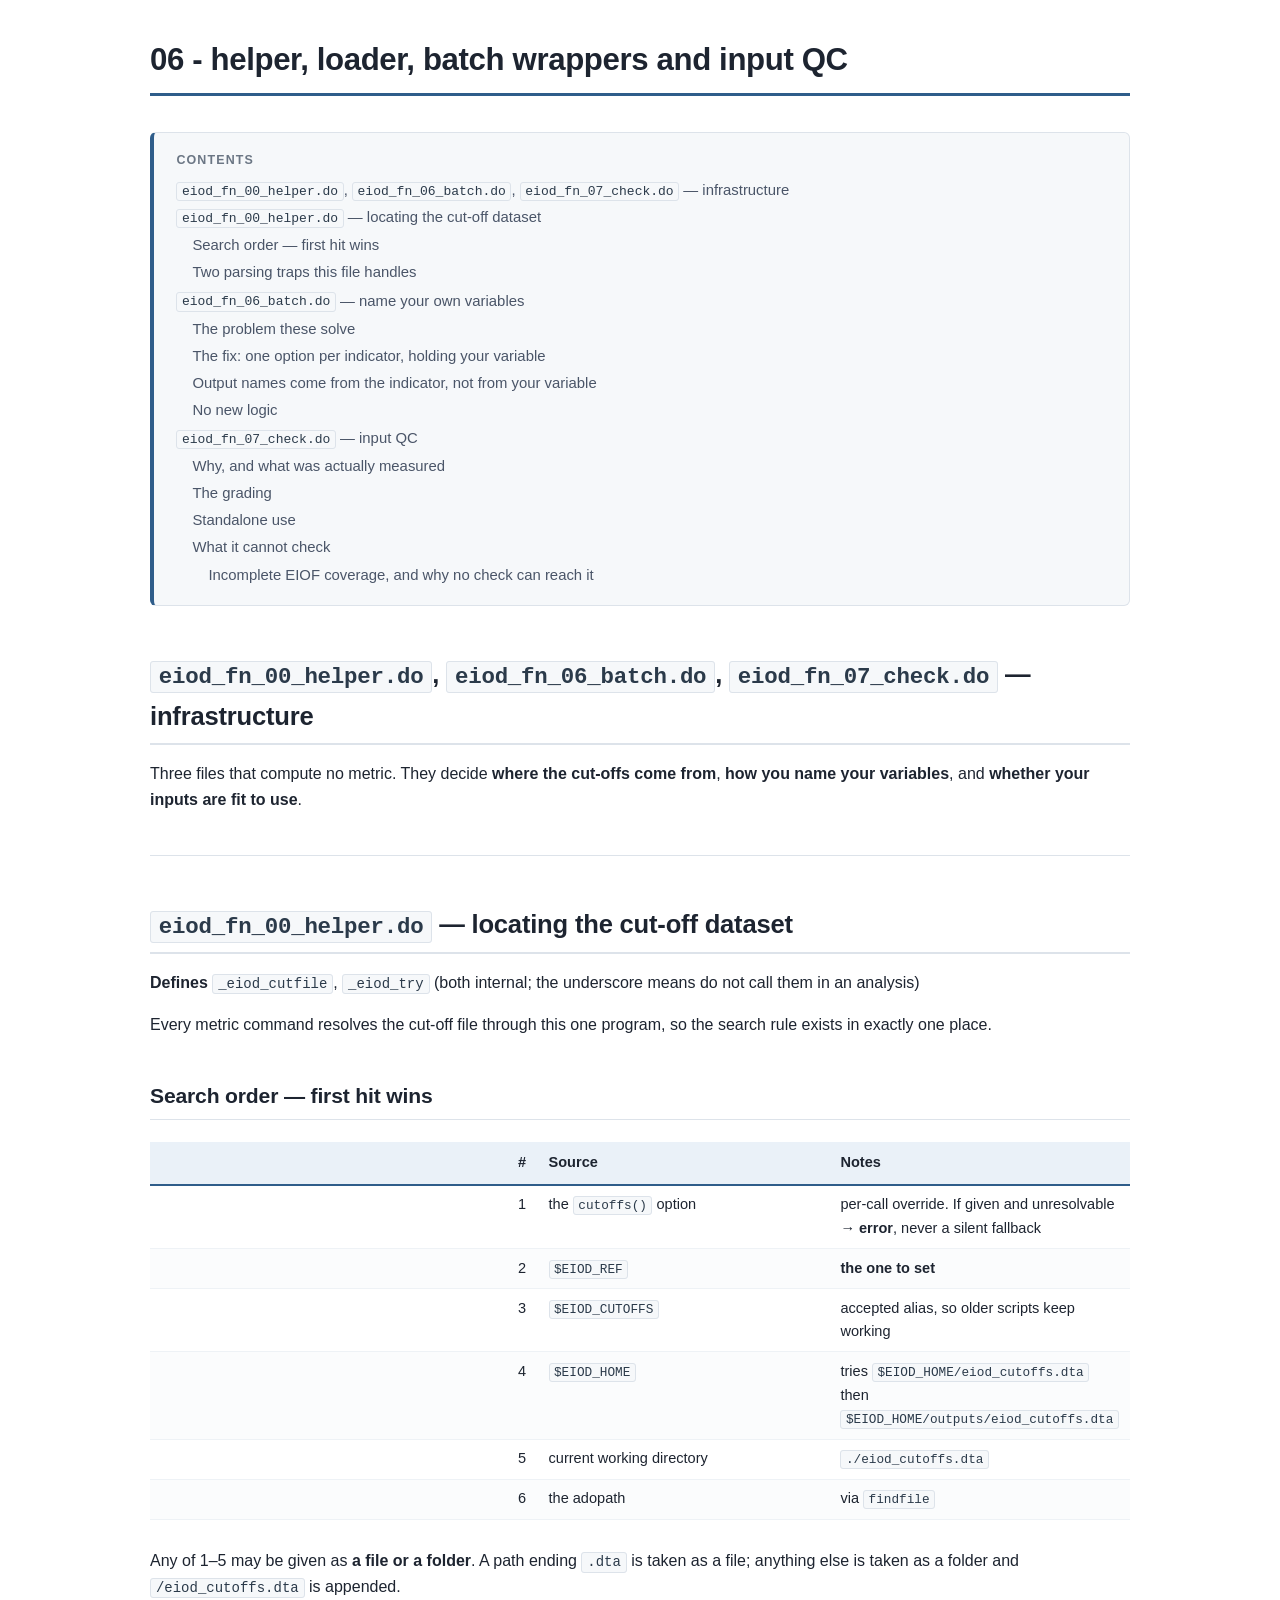
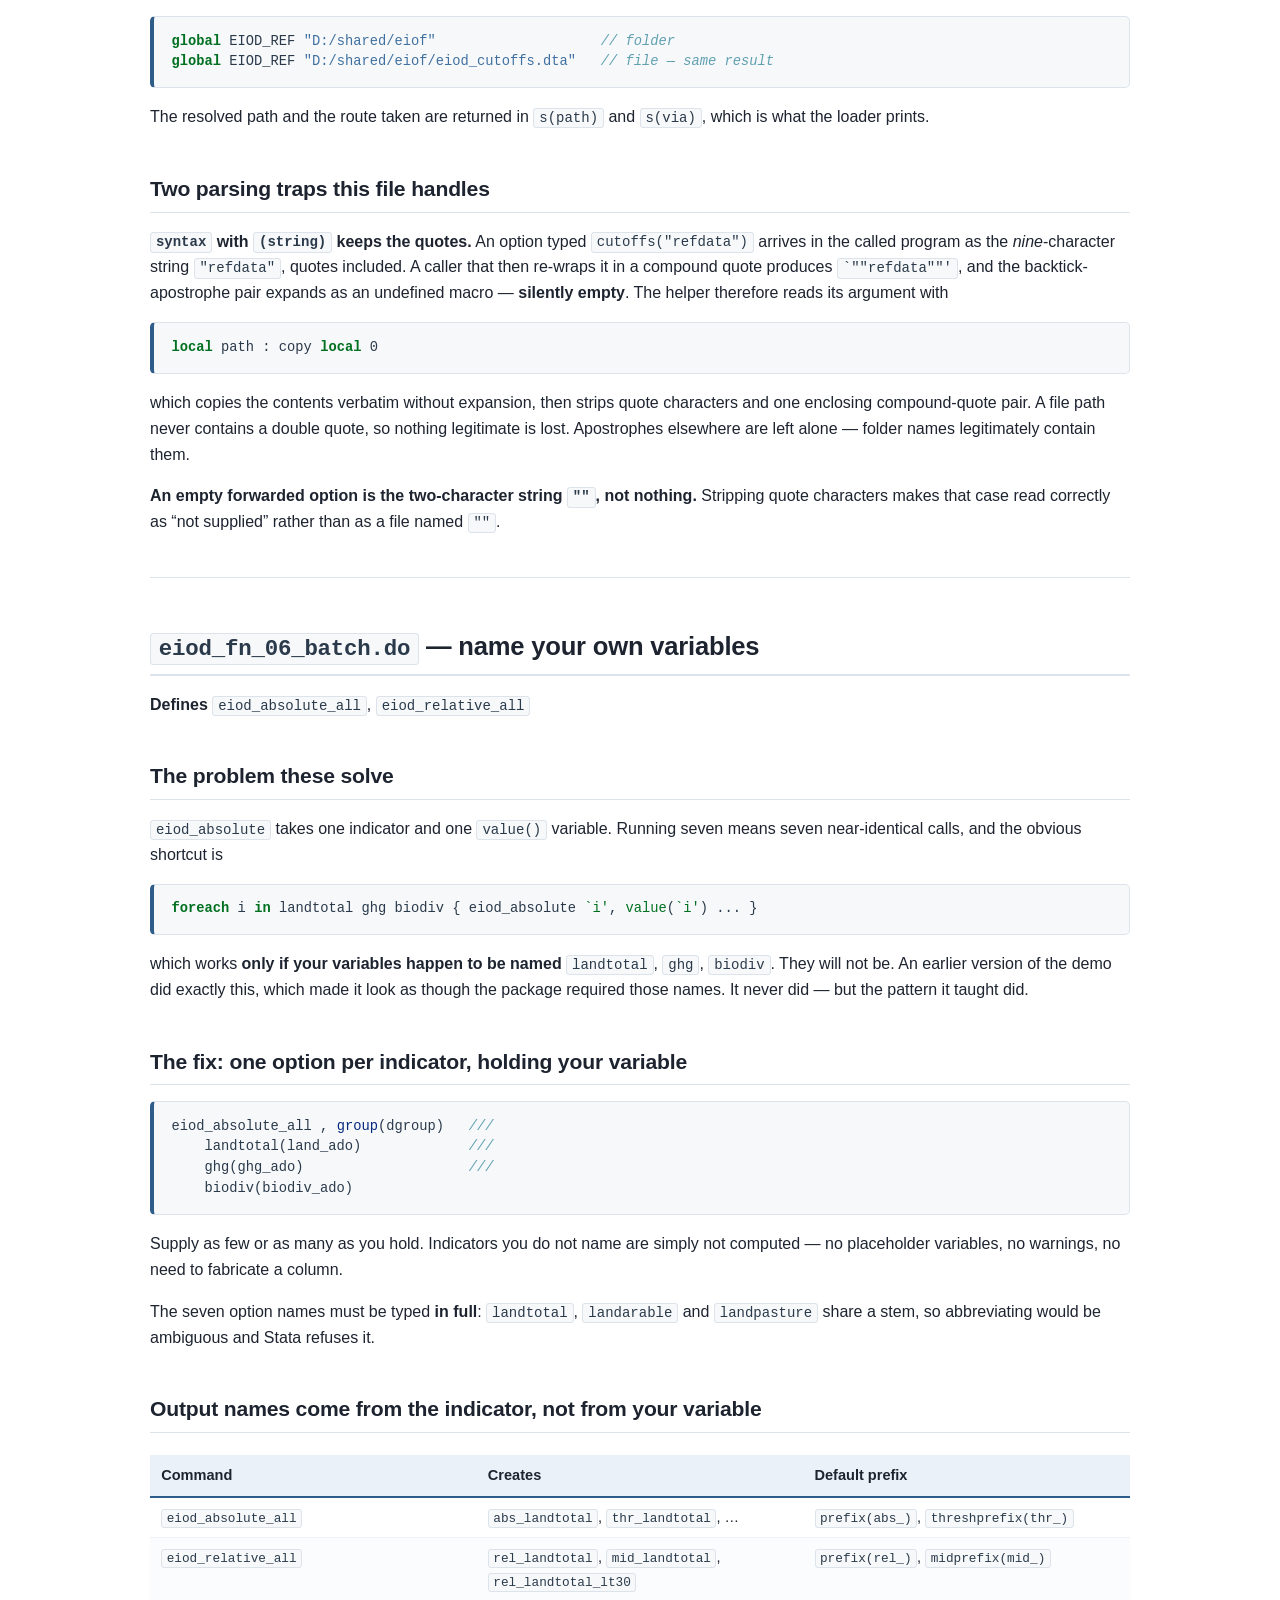
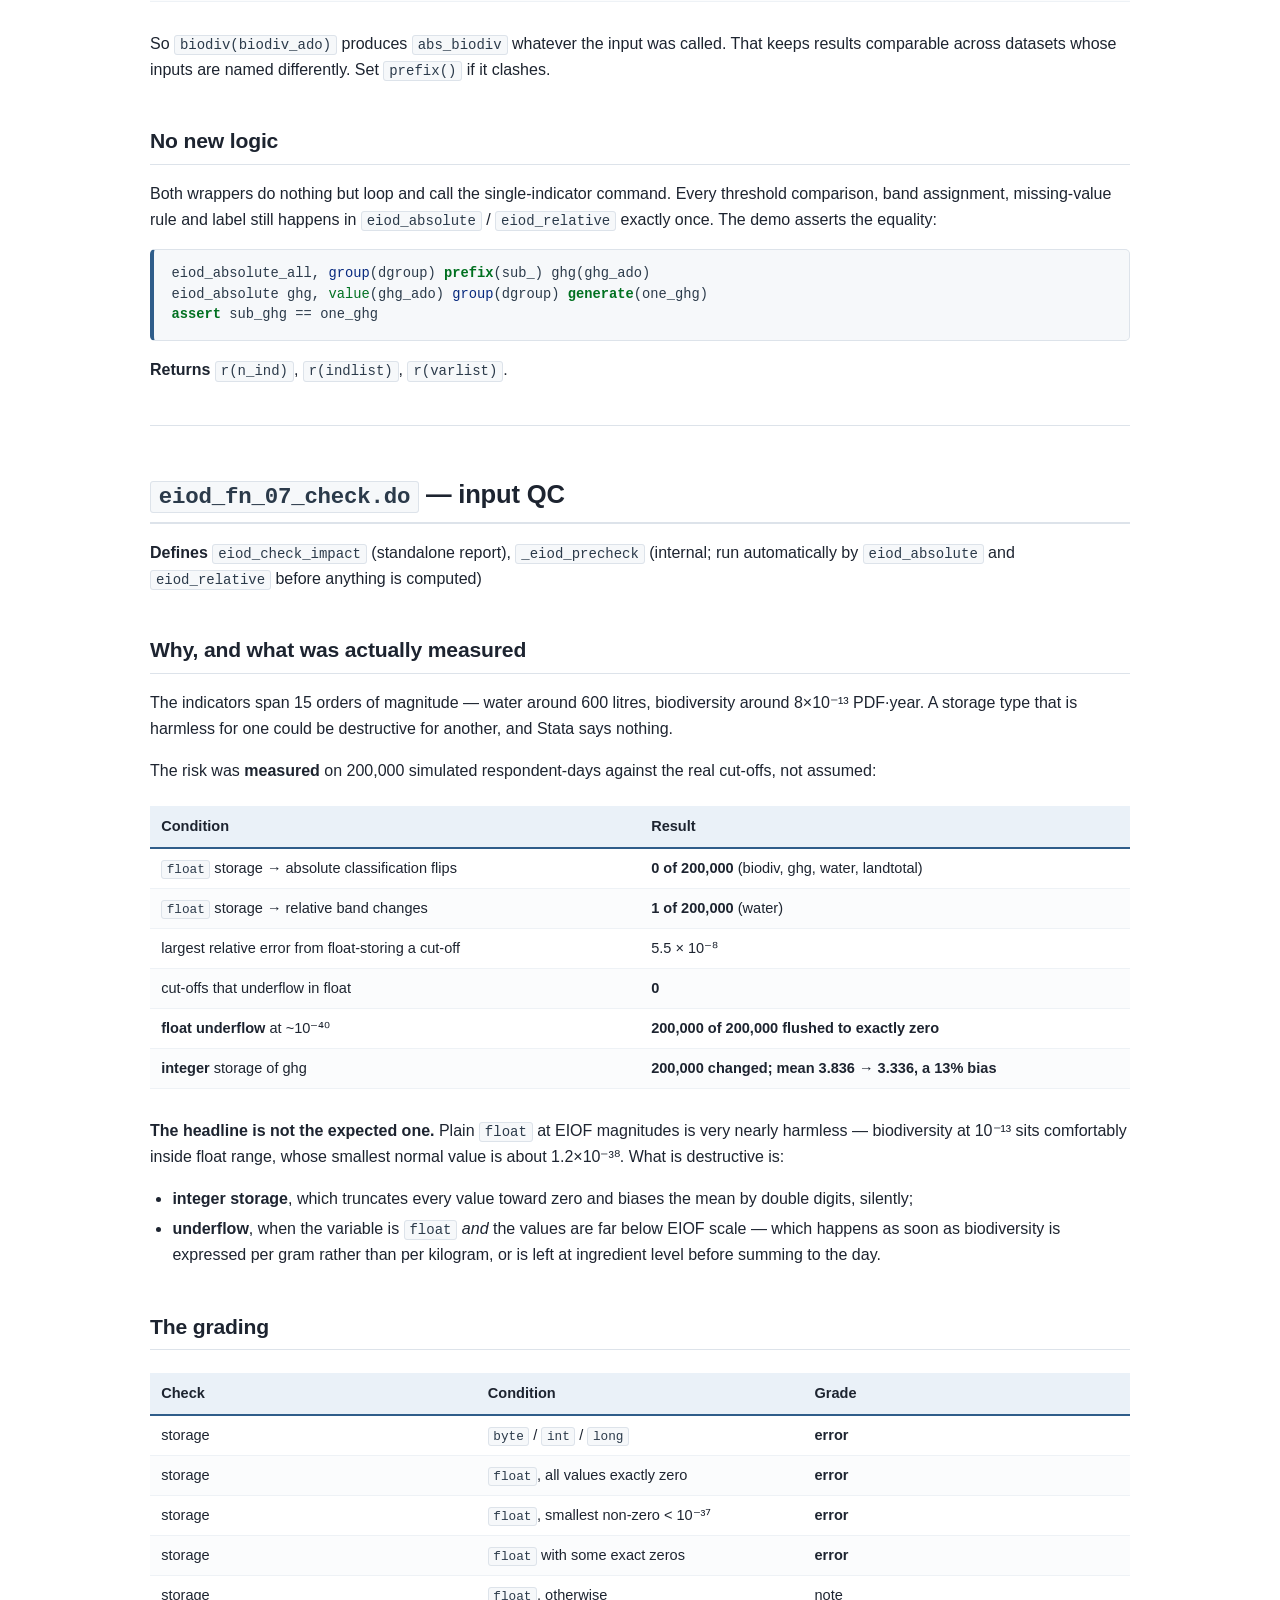
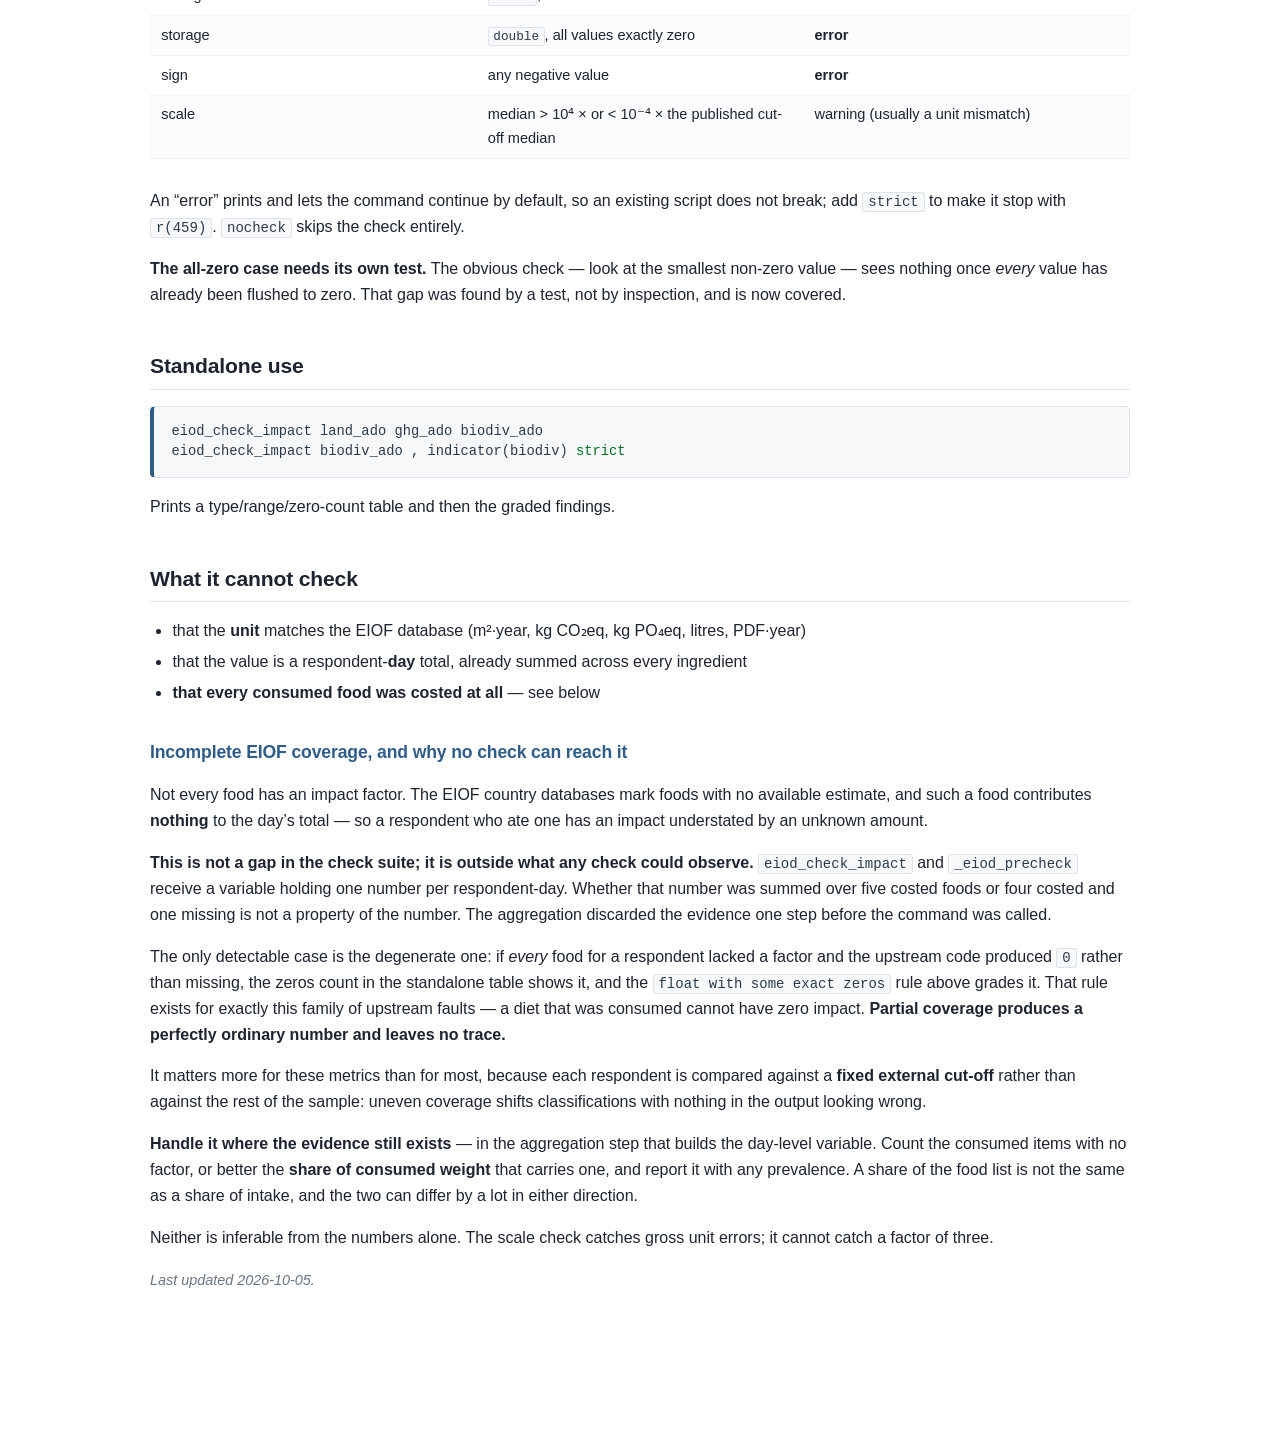
<file: docs/06_eiod_infrastructure.html>
<!DOCTYPE html>
<html xmlns="http://www.w3.org/1999/xhtml" lang xml:lang>
<head>
  <meta charset="utf-8" />
  <meta name="generator" content="pandoc" />
  <meta name="viewport" content="width=device-width, initial-scale=1.0, user-scalable=yes" />
  <title>06 - helper, loader, batch wrappers and input QC</title>
  <style>
code{white-space: pre-wrap;}
span.smallcaps{font-variant: small-caps;}
div.columns{display: flex; gap: min(4vw, 1.5em);}
div.column{flex: auto; overflow-x: auto;}
div.hanging-indent{margin-left: 1.5em; text-indent: -1.5em;}
ul.task-list{list-style: none;}
ul.task-list li input[type="checkbox"] {
width: 0.8em;
margin: 0 0.8em 0.2em -1.6em;
vertical-align: middle;
}

pre > code.sourceCode { white-space: pre; position: relative; }
pre > code.sourceCode > span { display: inline-block; line-height: 1.25; }
pre > code.sourceCode > span:empty { height: 1.2em; }
.sourceCode { overflow: visible; }
code.sourceCode > span { color: inherit; text-decoration: inherit; }
div.sourceCode { margin: 1em 0; }
pre.sourceCode { margin: 0; }
@media screen {
div.sourceCode { overflow: auto; }
}
@media print {
pre > code.sourceCode { white-space: pre-wrap; }
pre > code.sourceCode > span { text-indent: -5em; padding-left: 5em; }
}
pre.numberSource code
{ counter-reset: source-line 0; }
pre.numberSource code > span
{ position: relative; left: -4em; counter-increment: source-line; }
pre.numberSource code > span > a:first-child::before
{ content: counter(source-line);
position: relative; left: -1em; text-align: right; vertical-align: baseline;
border: none; display: inline-block;
-webkit-touch-callout: none; -webkit-user-select: none;
-khtml-user-select: none; -moz-user-select: none;
-ms-user-select: none; user-select: none;
padding: 0 4px; width: 4em;
color: #aaaaaa;
}
pre.numberSource { margin-left: 3em; border-left: 1px solid #aaaaaa; padding-left: 4px; }
div.sourceCode
{ }
@media screen {
pre > code.sourceCode > span > a:first-child::before { text-decoration: underline; }
}
code span.al { color: #ff0000; font-weight: bold; } 
code span.an { color: #60a0b0; font-weight: bold; font-style: italic; } 
code span.at { color: #7d9029; } 
code span.bn { color: #40a070; } 
code span.bu { color: #008000; } 
code span.cf { color: #007020; font-weight: bold; } 
code span.ch { color: #4070a0; } 
code span.cn { color: #880000; } 
code span.co { color: #60a0b0; font-style: italic; } 
code span.cv { color: #60a0b0; font-weight: bold; font-style: italic; } 
code span.do { color: #ba2121; font-style: italic; } 
code span.dt { color: #902000; } 
code span.dv { color: #40a070; } 
code span.er { color: #ff0000; font-weight: bold; } 
code span.ex { } 
code span.fl { color: #40a070; } 
code span.fu { color: #06287e; } 
code span.im { color: #008000; font-weight: bold; } 
code span.in { color: #60a0b0; font-weight: bold; font-style: italic; } 
code span.kw { color: #007020; font-weight: bold; } 
code span.op { color: #666666; } 
code span.ot { color: #007020; } 
code span.pp { color: #bc7a00; } 
code span.sc { color: #4070a0; } 
code span.ss { color: #bb6688; } 
code span.st { color: #4070a0; } 
code span.va { color: #19177c; } 
code span.vs { color: #4070a0; } 
code span.wa { color: #60a0b0; font-weight: bold; font-style: italic; } 
</style>
  <style type="text/css">
:root {
--ink: #1d2430;
--ink-soft: #4a5568;
--ink-faint: #6b7684;
--rule: #dde3ea;
--rule-soft: #eef2f6;
--paper: #ffffff;
--tint: #f6f8fa;
--accent: #2f5d8a;
--accent-dk: #1f4160;
--accent-bg: #eaf1f8;
--good: #2d6e2d;
--good-bg: #edf7ed;
--warn: #8a5a00;
--warn-bg: #fff8e8;
--bad: #a32b2b;
--bad-bg: #fdeeee;
--mono: "Cascadia Mono", "SF Mono", Consolas, "Liberation Mono", Menlo, monospace;
--sans: "Segoe UI", -apple-system, BlinkMacSystemFont, "Helvetica Neue", Arial, sans-serif;
}
html { -webkit-text-size-adjust: 100%; }
body {
font-family: var(--sans);
font-size: 16px;
line-height: 1.62;
color: var(--ink);
background: var(--paper);
max-width: 980px;
margin: 0 auto;
padding: 2.5rem 1.6rem 6rem;
hyphens: none;
}

header#title-block-header { margin-bottom: 2.2rem; }
h1.title {
font-size: 1.95rem;
line-height: 1.25;
font-weight: 650;
letter-spacing: -0.012em;
margin: 0 0 .9rem;
padding-bottom: .9rem;
border-bottom: 3px solid var(--accent);
color: var(--ink);
}
p.subtitle { color: var(--ink-soft); font-size: 1.05rem; margin-top: -.4rem; }

h1, h2, h3, h4 { font-weight: 640; letter-spacing: -0.008em; color: var(--ink); }
h1:not(.title) {
font-size: 1.6rem;
margin: 3rem 0 1rem;
padding-bottom: .4rem;
border-bottom: 2px solid var(--rule);
}
h2 {
font-size: 1.32rem;
margin: 2.6rem 0 .9rem;
padding-bottom: .35rem;
border-bottom: 1px solid var(--rule);
}
h3 { font-size: 1.1rem; margin: 2rem 0 .6rem; color: var(--accent); }
h4 { font-size: 1rem; margin: 1.5rem 0 .5rem; color: var(--ink-soft); }

nav#TOC {
background: var(--tint);
border: 1px solid var(--rule);
border-left: 4px solid var(--accent);
border-radius: 6px;
padding: 1.1rem 1.4rem .9rem;
margin: 0 0 2.6rem;
font-size: .93rem;
}
nav#TOC::before {
content: "Contents";
display: block;
font-weight: 650;
font-size: .78rem;
letter-spacing: .09em;
text-transform: uppercase;
color: var(--ink-faint);
margin-bottom: .5rem;
}
nav#TOC ul { list-style: none; padding-left: 1rem; margin: .25rem 0; }
nav#TOC > ul { padding-left: 0; }
nav#TOC li { margin: .18rem 0; }
nav#TOC a { color: var(--ink-soft); text-decoration: none; }
nav#TOC a:hover { color: var(--accent); text-decoration: underline; }

table {
border-collapse: collapse;
width: 100%;
margin: 1.4rem 0 1.8rem;
font-size: .91rem;
font-variant-numeric: tabular-nums;
}
caption {
caption-side: top;
text-align: left;
font-size: .85rem;
color: var(--ink-faint);
padding-bottom: .45rem;
}
thead th {
background: var(--accent-bg);
color: var(--ink);
font-weight: 640;
text-align: left;
border-bottom: 2px solid var(--accent);
padding: .55rem .7rem;
vertical-align: bottom;
}
tbody td, tbody th {
padding: .48rem .7rem;
border-bottom: 1px solid var(--rule-soft);
vertical-align: top;
}
tbody tr:nth-child(even) { background: #fbfcfd; }
tbody tr:hover { background: var(--accent-bg); }
tbody td:first-child { font-weight: 500; }

td[style*="text-align: right"], th[style*="text-align: right"] {
font-variant-numeric: tabular-nums;
}

code {
font-family: var(--mono);
font-size: .875em;
background: var(--tint);
border: 1px solid var(--rule);
border-radius: 3px;
padding: .08em .35em;
color: #2b3a4a;
}
pre {
background: var(--tint);
border: 1px solid var(--rule);
border-left: 4px solid var(--accent);
border-radius: 5px;
padding: .9rem 1.1rem;
overflow-x: auto;
font-size: .86rem;
line-height: 1.5;
}
pre code { background: none; border: none; padding: 0; font-size: 1em; }

blockquote {
margin: 1.4rem 0;
padding: .85rem 1.2rem;
background: var(--warn-bg);
border-left: 4px solid #c9a227;
border-radius: 0 5px 5px 0;
color: var(--ink);
}
blockquote p:first-child { margin-top: 0; }
blockquote p:last-child { margin-bottom: 0; }

svg { display: block; max-width: 100%; height: auto; margin: 1.6rem auto; }
figure { margin: 1.8rem 0; }
figcaption { font-size: .86rem; color: var(--ink-faint); text-align: center; }

a { color: var(--accent); text-decoration-thickness: 1px; text-underline-offset: 2px; }
a:hover { color: #1f4160; }
hr { border: none; border-top: 1px solid var(--rule); margin: 2.6rem 0; }
strong { font-weight: 640; }
ul, ol { padding-left: 1.4rem; }
li { margin: .3rem 0; }
li > ul, li > ol { margin: .25rem 0; }

body > p > em:only-child { color: var(--ink-faint); font-size: .9rem; }

math { font-size: 1.02em; }

@media print {
body { max-width: none; padding: 0; font-size: 11pt; }
nav#TOC { break-after: page; }
h1:not(.title), h2 { break-after: avoid; }
table, pre, svg, blockquote { break-inside: avoid; }
tbody tr:hover { background: none; }
a { color: var(--ink); text-decoration: none; }
}
@media (max-width: 680px) {
body { padding: 1.4rem 1rem 4rem; font-size: 15px; }
table { font-size: .84rem; }
h1.title { font-size: 1.55rem; }
}
</style>
  <!--[if lt IE 9]>
    <script src="//cdnjs.cloudflare.com/ajax/libs/html5shiv/3.7.3/html5shiv-printshiv.min.js"></script>
  <![endif]-->
</head>
<body>
<header id="title-block-header">
<h1 class="title">06 - helper, loader, batch wrappers and input QC</h1>
</header>
<nav id="TOC" role="doc-toc">
<ul>
<li><a href="#eiod_fn_00_helper.do-eiod_fn_06_batch.do-eiod_fn_07_check.do-infrastructure" id="toc-eiod_fn_00_helper.do-eiod_fn_06_batch.do-eiod_fn_07_check.do-infrastructure"><code>eiod_fn_00_helper.do</code>,
<code>eiod_fn_06_batch.do</code>, <code>eiod_fn_07_check.do</code> —
infrastructure</a></li>
<li><a href="#eiod_fn_00_helper.do-locating-the-cut-off-dataset" id="toc-eiod_fn_00_helper.do-locating-the-cut-off-dataset"><code>eiod_fn_00_helper.do</code>
— locating the cut-off dataset</a>
<ul>
<li><a href="#search-order-first-hit-wins" id="toc-search-order-first-hit-wins">Search order — first hit
wins</a></li>
<li><a href="#two-parsing-traps-this-file-handles" id="toc-two-parsing-traps-this-file-handles">Two parsing traps this file
handles</a></li>
</ul></li>
<li><a href="#eiod_fn_06_batch.do-name-your-own-variables" id="toc-eiod_fn_06_batch.do-name-your-own-variables"><code>eiod_fn_06_batch.do</code>
— name your own variables</a>
<ul>
<li><a href="#the-problem-these-solve" id="toc-the-problem-these-solve">The problem these solve</a></li>
<li><a href="#the-fix-one-option-per-indicator-holding-your-variable" id="toc-the-fix-one-option-per-indicator-holding-your-variable">The fix:
one option per indicator, holding your variable</a></li>
<li><a href="#output-names-come-from-the-indicator-not-from-your-variable" id="toc-output-names-come-from-the-indicator-not-from-your-variable">Output
names come from the indicator, not from your variable</a></li>
<li><a href="#no-new-logic" id="toc-no-new-logic">No new logic</a></li>
</ul></li>
<li><a href="#eiod_fn_07_check.do-input-qc" id="toc-eiod_fn_07_check.do-input-qc"><code>eiod_fn_07_check.do</code> —
input QC</a>
<ul>
<li><a href="#why-and-what-was-actually-measured" id="toc-why-and-what-was-actually-measured">Why, and what was actually
measured</a></li>
<li><a href="#the-grading" id="toc-the-grading">The grading</a></li>
<li><a href="#standalone-use" id="toc-standalone-use">Standalone
use</a></li>
<li><a href="#what-it-cannot-check" id="toc-what-it-cannot-check">What
it cannot check</a>
<ul>
<li><a href="#incomplete-eiof-coverage-and-why-no-check-can-reach-it" id="toc-incomplete-eiof-coverage-and-why-no-check-can-reach-it">Incomplete
EIOF coverage, and why no check can reach it</a></li>
</ul></li>
</ul></li>
</ul>
</nav>
<h1 id="eiod_fn_00_helper.do-eiod_fn_06_batch.do-eiod_fn_07_check.do-infrastructure"><code>eiod_fn_00_helper.do</code>,
<code>eiod_fn_06_batch.do</code>, <code>eiod_fn_07_check.do</code> —
infrastructure</h1>
<p>Three files that compute no metric. They decide <strong>where the
cut-offs come from</strong>, <strong>how you name your
variables</strong>, and <strong>whether your inputs are fit to
use</strong>.</p>
<hr />
<h1 id="eiod_fn_00_helper.do-locating-the-cut-off-dataset"><code>eiod_fn_00_helper.do</code>
— locating the cut-off dataset</h1>
<p><strong>Defines</strong> <code>_eiod_cutfile</code>,
<code>_eiod_try</code> (both internal; the underscore means do not call
them in an analysis)</p>
<p>Every metric command resolves the cut-off file through this one
program, so the search rule exists in exactly one place.</p>
<h2 id="search-order-first-hit-wins">Search order — first hit wins</h2>
<table>
<colgroup>
<col style="width: 40%" />
<col style="width: 30%" />
<col style="width: 30%" />
</colgroup>
<thead>
<tr class="header">
<th style="text-align: right;">#</th>
<th>Source</th>
<th>Notes</th>
</tr>
</thead>
<tbody>
<tr class="odd">
<td style="text-align: right;">1</td>
<td>the <code>cutoffs()</code> option</td>
<td>per-call override. If given and unresolvable →
<strong>error</strong>, never a silent fallback</td>
</tr>
<tr class="even">
<td style="text-align: right;">2</td>
<td><code>$EIOD_REF</code></td>
<td><strong>the one to set</strong></td>
</tr>
<tr class="odd">
<td style="text-align: right;">3</td>
<td><code>$EIOD_CUTOFFS</code></td>
<td>accepted alias, so older scripts keep working</td>
</tr>
<tr class="even">
<td style="text-align: right;">4</td>
<td><code>$EIOD_HOME</code></td>
<td>tries <code>$EIOD_HOME/eiod_cutoffs.dta</code> then
<code>$EIOD_HOME/outputs/eiod_cutoffs.dta</code></td>
</tr>
<tr class="odd">
<td style="text-align: right;">5</td>
<td>current working directory</td>
<td><code>./eiod_cutoffs.dta</code></td>
</tr>
<tr class="even">
<td style="text-align: right;">6</td>
<td>the adopath</td>
<td>via <code>findfile</code></td>
</tr>
</tbody>
</table>
<p>Any of 1–5 may be given as <strong>a file or a folder</strong>. A
path ending <code>.dta</code> is taken as a file; anything else is taken
as a folder and <code>/eiod_cutoffs.dta</code> is appended.</p>
<div class="sourceCode" id="cb1"><pre class="sourceCode stata"><code class="sourceCode stata"><span id="cb1-1"><a href="#cb1-1" aria-hidden="true" tabindex="-1"></a><span class="kw">global</span> EIOD_REF <span class="st">&quot;D:/shared/eiof&quot;</span>                    <span class="co">// folder</span></span>
<span id="cb1-2"><a href="#cb1-2" aria-hidden="true" tabindex="-1"></a><span class="kw">global</span> EIOD_REF <span class="st">&quot;D:/shared/eiof/eiod_cutoffs.dta&quot;</span>   <span class="co">// file — same result</span></span></code></pre></div>
<p>The resolved path and the route taken are returned in
<code>s(path)</code> and <code>s(via)</code>, which is what the loader
prints.</p>
<h2 id="two-parsing-traps-this-file-handles">Two parsing traps this file
handles</h2>
<p><strong><code>syntax</code> with <code>(string)</code> keeps the
quotes.</strong> An option typed <code>cutoffs(&quot;refdata&quot;)</code> arrives
in the called program as the <em>nine</em>-character string
<code>&quot;refdata&quot;</code>, quotes included. A caller that then re-wraps it
in a compound quote produces <code>`&quot;&quot;refdata&quot;&quot;&#39;</code>, and the
backtick-apostrophe pair expands as an undefined macro —
<strong>silently empty</strong>. The helper therefore reads its argument
with</p>
<div class="sourceCode" id="cb2"><pre class="sourceCode stata"><code class="sourceCode stata"><span id="cb2-1"><a href="#cb2-1" aria-hidden="true" tabindex="-1"></a><span class="kw">local</span> path : copy <span class="kw">local</span> 0</span></code></pre></div>
<p>which copies the contents verbatim without expansion, then strips
quote characters and one enclosing compound-quote pair. A file path
never contains a double quote, so nothing legitimate is lost.
Apostrophes elsewhere are left alone — folder names legitimately contain
them.</p>
<p><strong>An empty forwarded option is the two-character string
<code>&quot;&quot;</code>, not nothing.</strong> Stripping quote characters makes
that case read correctly as “not supplied” rather than as a file named
<code>&quot;&quot;</code>.</p>
<hr />
<h1 id="eiod_fn_06_batch.do-name-your-own-variables"><code>eiod_fn_06_batch.do</code>
— name your own variables</h1>
<p><strong>Defines</strong> <code>eiod_absolute_all</code>,
<code>eiod_relative_all</code></p>
<h2 id="the-problem-these-solve">The problem these solve</h2>
<p><code>eiod_absolute</code> takes one indicator and one
<code>value()</code> variable. Running seven means seven near-identical
calls, and the obvious shortcut is</p>
<div class="sourceCode" id="cb3"><pre class="sourceCode stata"><code class="sourceCode stata"><span id="cb3-1"><a href="#cb3-1" aria-hidden="true" tabindex="-1"></a><span class="kw">foreach</span> i <span class="kw">in</span> landtotal ghg biodiv { eiod_absolute <span class="ot">`i&#39;</span>, <span class="ot">value</span>(<span class="ot">`i&#39;</span>) ... }</span></code></pre></div>
<p>which works <strong>only if your variables happen to be
named</strong> <code>landtotal</code>, <code>ghg</code>,
<code>biodiv</code>. They will not be. An earlier version of the demo
did exactly this, which made it look as though the package required
those names. It never did — but the pattern it taught did.</p>
<h2 id="the-fix-one-option-per-indicator-holding-your-variable">The fix:
one option per indicator, holding your variable</h2>
<div class="sourceCode" id="cb4"><pre class="sourceCode stata"><code class="sourceCode stata"><span id="cb4-1"><a href="#cb4-1" aria-hidden="true" tabindex="-1"></a>eiod_absolute_all , <span class="fu">group</span>(dgroup)   <span class="co">///</span></span>
<span id="cb4-2"><a href="#cb4-2" aria-hidden="true" tabindex="-1"></a>    landtotal(land_ado)             <span class="co">///</span></span>
<span id="cb4-3"><a href="#cb4-3" aria-hidden="true" tabindex="-1"></a>    ghg(ghg_ado)                    <span class="co">///</span></span>
<span id="cb4-4"><a href="#cb4-4" aria-hidden="true" tabindex="-1"></a>    biodiv(biodiv_ado)</span></code></pre></div>
<p>Supply as few or as many as you hold. Indicators you do not name are
simply not computed — no placeholder variables, no warnings, no need to
fabricate a column.</p>
<p>The seven option names must be typed <strong>in full</strong>:
<code>landtotal</code>, <code>landarable</code> and
<code>landpasture</code> share a stem, so abbreviating would be
ambiguous and Stata refuses it.</p>
<h2 id="output-names-come-from-the-indicator-not-from-your-variable">Output
names come from the indicator, not from your variable</h2>
<table>
<colgroup>
<col style="width: 33%" />
<col style="width: 33%" />
<col style="width: 33%" />
</colgroup>
<thead>
<tr class="header">
<th>Command</th>
<th>Creates</th>
<th>Default prefix</th>
</tr>
</thead>
<tbody>
<tr class="odd">
<td><code>eiod_absolute_all</code></td>
<td><code>abs_landtotal</code>, <code>thr_landtotal</code>, …</td>
<td><code>prefix(abs_)</code>, <code>threshprefix(thr_)</code></td>
</tr>
<tr class="even">
<td><code>eiod_relative_all</code></td>
<td><code>rel_landtotal</code>, <code>mid_landtotal</code>,
<code>rel_landtotal_lt30</code></td>
<td><code>prefix(rel_)</code>, <code>midprefix(mid_)</code></td>
</tr>
</tbody>
</table>
<p>So <code>biodiv(biodiv_ado)</code> produces <code>abs_biodiv</code>
whatever the input was called. That keeps results comparable across
datasets whose inputs are named differently. Set <code>prefix()</code>
if it clashes.</p>
<h2 id="no-new-logic">No new logic</h2>
<p>Both wrappers do nothing but loop and call the single-indicator
command. Every threshold comparison, band assignment, missing-value rule
and label still happens in <code>eiod_absolute</code> /
<code>eiod_relative</code> exactly once. The demo asserts the
equality:</p>
<div class="sourceCode" id="cb5"><pre class="sourceCode stata"><code class="sourceCode stata"><span id="cb5-1"><a href="#cb5-1" aria-hidden="true" tabindex="-1"></a>eiod_absolute_all, <span class="fu">group</span>(dgroup) <span class="kw">prefix</span>(sub_) ghg(ghg_ado)</span>
<span id="cb5-2"><a href="#cb5-2" aria-hidden="true" tabindex="-1"></a>eiod_absolute ghg, <span class="ot">value</span>(ghg_ado) <span class="fu">group</span>(dgroup) <span class="kw">generate</span>(one_ghg)</span>
<span id="cb5-3"><a href="#cb5-3" aria-hidden="true" tabindex="-1"></a><span class="kw">assert</span> sub_ghg == one_ghg</span></code></pre></div>
<p><strong>Returns</strong> <code>r(n_ind)</code>,
<code>r(indlist)</code>, <code>r(varlist)</code>.</p>
<hr />
<h1 id="eiod_fn_07_check.do-input-qc"><code>eiod_fn_07_check.do</code> —
input QC</h1>
<p><strong>Defines</strong> <code>eiod_check_impact</code> (standalone
report), <code>_eiod_precheck</code> (internal; run automatically by
<code>eiod_absolute</code> and <code>eiod_relative</code> before
anything is computed)</p>
<h2 id="why-and-what-was-actually-measured">Why, and what was actually
measured</h2>
<p>The indicators span 15 orders of magnitude — water around 600 litres,
biodiversity around 8×10⁻¹³ PDF·year. A storage type that is harmless
for one could be destructive for another, and Stata says nothing.</p>
<p>The risk was <strong>measured</strong> on 200,000 simulated
respondent-days against the real cut-offs, not assumed:</p>
<table>
<colgroup>
<col style="width: 50%" />
<col style="width: 50%" />
</colgroup>
<thead>
<tr class="header">
<th>Condition</th>
<th>Result</th>
</tr>
</thead>
<tbody>
<tr class="odd">
<td><code>float</code> storage → absolute classification flips</td>
<td><strong>0 of 200,000</strong> (biodiv, ghg, water, landtotal)</td>
</tr>
<tr class="even">
<td><code>float</code> storage → relative band changes</td>
<td><strong>1 of 200,000</strong> (water)</td>
</tr>
<tr class="odd">
<td>largest relative error from float-storing a cut-off</td>
<td>5.5 × 10⁻⁸</td>
</tr>
<tr class="even">
<td>cut-offs that underflow in float</td>
<td><strong>0</strong></td>
</tr>
<tr class="odd">
<td><strong>float underflow</strong> at ~10⁻⁴⁰</td>
<td><strong>200,000 of 200,000 flushed to exactly zero</strong></td>
</tr>
<tr class="even">
<td><strong>integer</strong> storage of ghg</td>
<td><strong>200,000 changed; mean 3.836 → 3.336, a 13%
bias</strong></td>
</tr>
</tbody>
</table>
<p><strong>The headline is not the expected one.</strong> Plain
<code>float</code> at EIOF magnitudes is very nearly harmless —
biodiversity at 10⁻¹³ sits comfortably inside float range, whose
smallest normal value is about 1.2×10⁻³⁸. What is destructive is:</p>
<ul>
<li><strong>integer storage</strong>, which truncates every value toward
zero and biases the mean by double digits, silently;</li>
<li><strong>underflow</strong>, when the variable is <code>float</code>
<em>and</em> the values are far below EIOF scale — which happens as soon
as biodiversity is expressed per gram rather than per kilogram, or is
left at ingredient level before summing to the day.</li>
</ul>
<h2 id="the-grading">The grading</h2>
<table>
<colgroup>
<col style="width: 33%" />
<col style="width: 33%" />
<col style="width: 33%" />
</colgroup>
<thead>
<tr class="header">
<th>Check</th>
<th>Condition</th>
<th>Grade</th>
</tr>
</thead>
<tbody>
<tr class="odd">
<td>storage</td>
<td><code>byte</code> / <code>int</code> / <code>long</code></td>
<td><strong>error</strong></td>
</tr>
<tr class="even">
<td>storage</td>
<td><code>float</code>, all values exactly zero</td>
<td><strong>error</strong></td>
</tr>
<tr class="odd">
<td>storage</td>
<td><code>float</code>, smallest non-zero &lt; 10⁻³⁷</td>
<td><strong>error</strong></td>
</tr>
<tr class="even">
<td>storage</td>
<td><code>float</code> with some exact zeros</td>
<td><strong>error</strong></td>
</tr>
<tr class="odd">
<td>storage</td>
<td><code>float</code>, otherwise</td>
<td>note</td>
</tr>
<tr class="even">
<td>storage</td>
<td><code>double</code>, all values exactly zero</td>
<td><strong>error</strong></td>
</tr>
<tr class="odd">
<td>sign</td>
<td>any negative value</td>
<td><strong>error</strong></td>
</tr>
<tr class="even">
<td>scale</td>
<td>median &gt; 10⁴ × or &lt; 10⁻⁴ × the published cut-off median</td>
<td>warning (usually a unit mismatch)</td>
</tr>
</tbody>
</table>
<p>An “error” prints and lets the command continue by default, so an
existing script does not break; add <code>strict</code> to make it stop
with <code>r(459)</code>. <code>nocheck</code> skips the check
entirely.</p>
<p><strong>The all-zero case needs its own test.</strong> The obvious
check — look at the smallest non-zero value — sees nothing once
<em>every</em> value has already been flushed to zero. That gap was
found by a test, not by inspection, and is now covered.</p>
<h2 id="standalone-use">Standalone use</h2>
<div class="sourceCode" id="cb6"><pre class="sourceCode stata"><code class="sourceCode stata"><span id="cb6-1"><a href="#cb6-1" aria-hidden="true" tabindex="-1"></a>eiod_check_impact land_ado ghg_ado biodiv_ado</span>
<span id="cb6-2"><a href="#cb6-2" aria-hidden="true" tabindex="-1"></a>eiod_check_impact biodiv_ado , indicator(biodiv) <span class="ot">strict</span></span></code></pre></div>
<p>Prints a type/range/zero-count table and then the graded
findings.</p>
<h2 id="what-it-cannot-check">What it cannot check</h2>
<ul>
<li>that the <strong>unit</strong> matches the EIOF database (m²·year,
kg CO₂eq, kg PO₄eq, litres, PDF·year)</li>
<li>that the value is a respondent-<strong>day</strong> total, already
summed across every ingredient</li>
<li><strong>that every consumed food was costed at all</strong> — see
below</li>
</ul>
<h3 id="incomplete-eiof-coverage-and-why-no-check-can-reach-it">Incomplete
EIOF coverage, and why no check can reach it</h3>
<p>Not every food has an impact factor. The EIOF country databases mark
foods with no available estimate, and such a food contributes
<strong>nothing</strong> to the day’s total — so a respondent who ate
one has an impact understated by an unknown amount.</p>
<p><strong>This is not a gap in the check suite; it is outside what any
check could observe.</strong> <code>eiod_check_impact</code> and
<code>_eiod_precheck</code> receive a variable holding one number per
respondent-day. Whether that number was summed over five costed foods or
four costed and one missing is not a property of the number. The
aggregation discarded the evidence one step before the command was
called.</p>
<p>The only detectable case is the degenerate one: if <em>every</em>
food for a respondent lacked a factor and the upstream code produced
<code>0</code> rather than missing, the zeros count in the standalone
table shows it, and the <code>float with some exact zeros</code> rule
above grades it. That rule exists for exactly this family of upstream
faults — a diet that was consumed cannot have zero impact.
<strong>Partial coverage produces a perfectly ordinary number and leaves
no trace.</strong></p>
<p>It matters more for these metrics than for most, because each
respondent is compared against a <strong>fixed external cut-off</strong>
rather than against the rest of the sample: uneven coverage shifts
classifications with nothing in the output looking wrong.</p>
<p><strong>Handle it where the evidence still exists</strong> — in the
aggregation step that builds the day-level variable. Count the consumed
items with no factor, or better the <strong>share of consumed
weight</strong> that carries one, and report it with any prevalence. A
share of the food list is not the same as a share of intake, and the two
can differ by a lot in either direction.</p>
<p>Neither is inferable from the numbers alone. The scale check catches
gross unit errors; it cannot catch a factor of three.</p>
<p><em>Last updated 2026-10-05.</em></p>
</body>
</html>
</file>
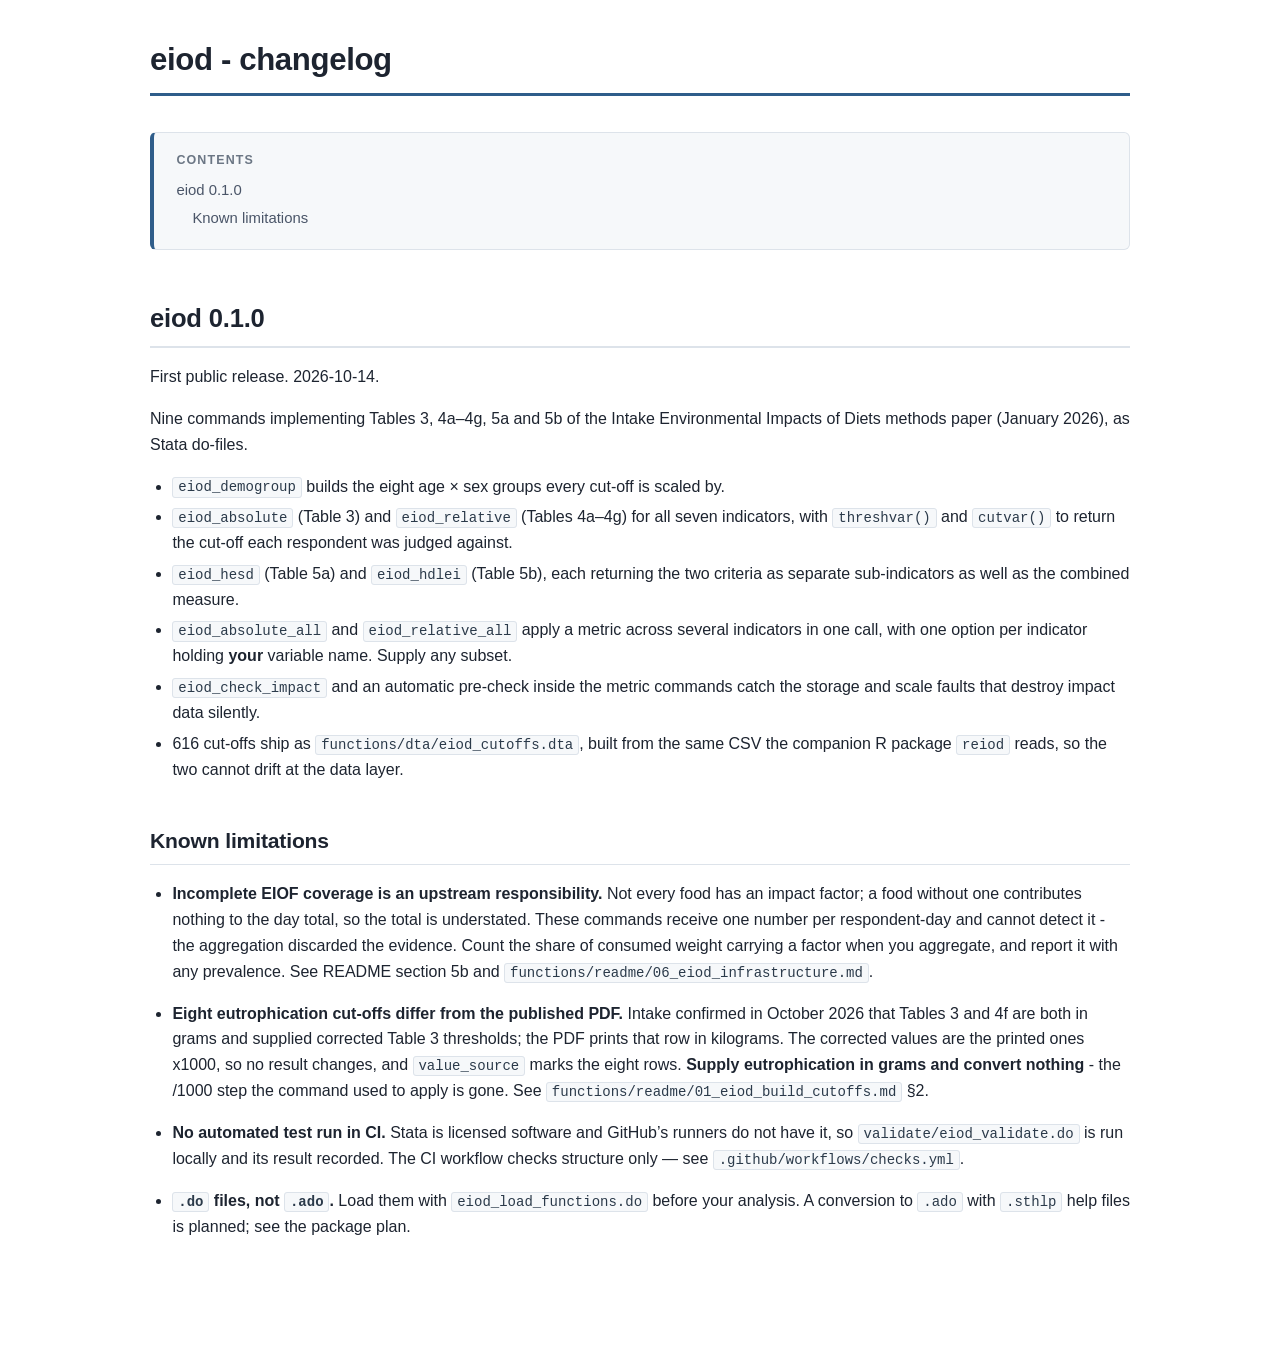
<file: docs/news.html>
<!DOCTYPE html>
<html xmlns="http://www.w3.org/1999/xhtml" lang xml:lang>
<head>
  <meta charset="utf-8" />
  <meta name="generator" content="pandoc" />
  <meta name="viewport" content="width=device-width, initial-scale=1.0, user-scalable=yes" />
  <title>eiod - changelog</title>
  <style>
code{white-space: pre-wrap;}
span.smallcaps{font-variant: small-caps;}
div.columns{display: flex; gap: min(4vw, 1.5em);}
div.column{flex: auto; overflow-x: auto;}
div.hanging-indent{margin-left: 1.5em; text-indent: -1.5em;}
ul.task-list{list-style: none;}
ul.task-list li input[type="checkbox"] {
width: 0.8em;
margin: 0 0.8em 0.2em -1.6em;
vertical-align: middle;
}
</style>
  <style type="text/css">
:root {
--ink: #1d2430;
--ink-soft: #4a5568;
--ink-faint: #6b7684;
--rule: #dde3ea;
--rule-soft: #eef2f6;
--paper: #ffffff;
--tint: #f6f8fa;
--accent: #2f5d8a;
--accent-dk: #1f4160;
--accent-bg: #eaf1f8;
--good: #2d6e2d;
--good-bg: #edf7ed;
--warn: #8a5a00;
--warn-bg: #fff8e8;
--bad: #a32b2b;
--bad-bg: #fdeeee;
--mono: "Cascadia Mono", "SF Mono", Consolas, "Liberation Mono", Menlo, monospace;
--sans: "Segoe UI", -apple-system, BlinkMacSystemFont, "Helvetica Neue", Arial, sans-serif;
}
html { -webkit-text-size-adjust: 100%; }
body {
font-family: var(--sans);
font-size: 16px;
line-height: 1.62;
color: var(--ink);
background: var(--paper);
max-width: 980px;
margin: 0 auto;
padding: 2.5rem 1.6rem 6rem;
hyphens: none;
}

header#title-block-header { margin-bottom: 2.2rem; }
h1.title {
font-size: 1.95rem;
line-height: 1.25;
font-weight: 650;
letter-spacing: -0.012em;
margin: 0 0 .9rem;
padding-bottom: .9rem;
border-bottom: 3px solid var(--accent);
color: var(--ink);
}
p.subtitle { color: var(--ink-soft); font-size: 1.05rem; margin-top: -.4rem; }

h1, h2, h3, h4 { font-weight: 640; letter-spacing: -0.008em; color: var(--ink); }
h1:not(.title) {
font-size: 1.6rem;
margin: 3rem 0 1rem;
padding-bottom: .4rem;
border-bottom: 2px solid var(--rule);
}
h2 {
font-size: 1.32rem;
margin: 2.6rem 0 .9rem;
padding-bottom: .35rem;
border-bottom: 1px solid var(--rule);
}
h3 { font-size: 1.1rem; margin: 2rem 0 .6rem; color: var(--accent); }
h4 { font-size: 1rem; margin: 1.5rem 0 .5rem; color: var(--ink-soft); }

nav#TOC {
background: var(--tint);
border: 1px solid var(--rule);
border-left: 4px solid var(--accent);
border-radius: 6px;
padding: 1.1rem 1.4rem .9rem;
margin: 0 0 2.6rem;
font-size: .93rem;
}
nav#TOC::before {
content: "Contents";
display: block;
font-weight: 650;
font-size: .78rem;
letter-spacing: .09em;
text-transform: uppercase;
color: var(--ink-faint);
margin-bottom: .5rem;
}
nav#TOC ul { list-style: none; padding-left: 1rem; margin: .25rem 0; }
nav#TOC > ul { padding-left: 0; }
nav#TOC li { margin: .18rem 0; }
nav#TOC a { color: var(--ink-soft); text-decoration: none; }
nav#TOC a:hover { color: var(--accent); text-decoration: underline; }

table {
border-collapse: collapse;
width: 100%;
margin: 1.4rem 0 1.8rem;
font-size: .91rem;
font-variant-numeric: tabular-nums;
}
caption {
caption-side: top;
text-align: left;
font-size: .85rem;
color: var(--ink-faint);
padding-bottom: .45rem;
}
thead th {
background: var(--accent-bg);
color: var(--ink);
font-weight: 640;
text-align: left;
border-bottom: 2px solid var(--accent);
padding: .55rem .7rem;
vertical-align: bottom;
}
tbody td, tbody th {
padding: .48rem .7rem;
border-bottom: 1px solid var(--rule-soft);
vertical-align: top;
}
tbody tr:nth-child(even) { background: #fbfcfd; }
tbody tr:hover { background: var(--accent-bg); }
tbody td:first-child { font-weight: 500; }

td[style*="text-align: right"], th[style*="text-align: right"] {
font-variant-numeric: tabular-nums;
}

code {
font-family: var(--mono);
font-size: .875em;
background: var(--tint);
border: 1px solid var(--rule);
border-radius: 3px;
padding: .08em .35em;
color: #2b3a4a;
}
pre {
background: var(--tint);
border: 1px solid var(--rule);
border-left: 4px solid var(--accent);
border-radius: 5px;
padding: .9rem 1.1rem;
overflow-x: auto;
font-size: .86rem;
line-height: 1.5;
}
pre code { background: none; border: none; padding: 0; font-size: 1em; }

blockquote {
margin: 1.4rem 0;
padding: .85rem 1.2rem;
background: var(--warn-bg);
border-left: 4px solid #c9a227;
border-radius: 0 5px 5px 0;
color: var(--ink);
}
blockquote p:first-child { margin-top: 0; }
blockquote p:last-child { margin-bottom: 0; }

svg { display: block; max-width: 100%; height: auto; margin: 1.6rem auto; }
figure { margin: 1.8rem 0; }
figcaption { font-size: .86rem; color: var(--ink-faint); text-align: center; }

a { color: var(--accent); text-decoration-thickness: 1px; text-underline-offset: 2px; }
a:hover { color: #1f4160; }
hr { border: none; border-top: 1px solid var(--rule); margin: 2.6rem 0; }
strong { font-weight: 640; }
ul, ol { padding-left: 1.4rem; }
li { margin: .3rem 0; }
li > ul, li > ol { margin: .25rem 0; }

body > p > em:only-child { color: var(--ink-faint); font-size: .9rem; }

math { font-size: 1.02em; }

@media print {
body { max-width: none; padding: 0; font-size: 11pt; }
nav#TOC { break-after: page; }
h1:not(.title), h2 { break-after: avoid; }
table, pre, svg, blockquote { break-inside: avoid; }
tbody tr:hover { background: none; }
a { color: var(--ink); text-decoration: none; }
}
@media (max-width: 680px) {
body { padding: 1.4rem 1rem 4rem; font-size: 15px; }
table { font-size: .84rem; }
h1.title { font-size: 1.55rem; }
}
</style>
  <!--[if lt IE 9]>
    <script src="//cdnjs.cloudflare.com/ajax/libs/html5shiv/3.7.3/html5shiv-printshiv.min.js"></script>
  <![endif]-->
</head>
<body>
<header id="title-block-header">
<h1 class="title">eiod - changelog</h1>
</header>
<nav id="TOC" role="doc-toc">
<ul>
<li><a href="#eiod-0.1.0" id="toc-eiod-0.1.0">eiod 0.1.0</a>
<ul>
<li><a href="#known-limitations" id="toc-known-limitations">Known
limitations</a></li>
</ul></li>
</ul>
</nav>
<h1 id="eiod-0.1.0">eiod 0.1.0</h1>
<p>First public release. 2026-10-14.</p>
<p>Nine commands implementing Tables 3, 4a–4g, 5a and 5b of the Intake
Environmental Impacts of Diets methods paper (January 2026), as Stata
do-files.</p>
<ul>
<li><code>eiod_demogroup</code> builds the eight age × sex groups every
cut-off is scaled by.</li>
<li><code>eiod_absolute</code> (Table 3) and <code>eiod_relative</code>
(Tables 4a–4g) for all seven indicators, with <code>threshvar()</code>
and <code>cutvar()</code> to return the cut-off each respondent was
judged against.</li>
<li><code>eiod_hesd</code> (Table 5a) and <code>eiod_hdlei</code> (Table
5b), each returning the two criteria as separate sub-indicators as well
as the combined measure.</li>
<li><code>eiod_absolute_all</code> and <code>eiod_relative_all</code>
apply a metric across several indicators in one call, with one option
per indicator holding <strong>your</strong> variable name. Supply any
subset.</li>
<li><code>eiod_check_impact</code> and an automatic pre-check inside the
metric commands catch the storage and scale faults that destroy impact
data silently.</li>
<li>616 cut-offs ship as <code>functions/dta/eiod_cutoffs.dta</code>,
built from the same CSV the companion R package <code>reiod</code>
reads, so the two cannot drift at the data layer.</li>
</ul>
<h2 id="known-limitations">Known limitations</h2>
<ul>
<li><p><strong>Incomplete EIOF coverage is an upstream
responsibility.</strong> Not every food has an impact factor; a food
without one contributes nothing to the day total, so the total is
understated. These commands receive one number per respondent-day and
cannot detect it - the aggregation discarded the evidence. Count the
share of consumed weight carrying a factor when you aggregate, and
report it with any prevalence. See README section 5b and
<code>functions/readme/06_eiod_infrastructure.md</code>.</p></li>
<li><p><strong>Eight eutrophication cut-offs differ from the published
PDF.</strong> Intake confirmed in October 2026 that Tables 3 and 4f are
both in grams and supplied corrected Table 3 thresholds; the PDF prints
that row in kilograms. The corrected values are the printed ones x1000,
so no result changes, and <code>value_source</code> marks the eight
rows. <strong>Supply eutrophication in grams and convert
nothing</strong> - the /1000 step the command used to apply is gone. See
<code>functions/readme/01_eiod_build_cutoffs.md</code> §2.</p></li>
<li><p><strong>No automated test run in CI.</strong> Stata is licensed
software and GitHub’s runners do not have it, so
<code>validate/eiod_validate.do</code> is run locally and its result
recorded. The CI workflow checks structure only — see
<code>.github/workflows/checks.yml</code>.</p></li>
<li><p><strong><code>.do</code> files, not <code>.ado</code>.</strong>
Load them with <code>eiod_load_functions.do</code> before your analysis.
A conversion to <code>.ado</code> with <code>.sthlp</code> help files is
planned; see the package plan.</p></li>
</ul>
</body>
</html>
</file>
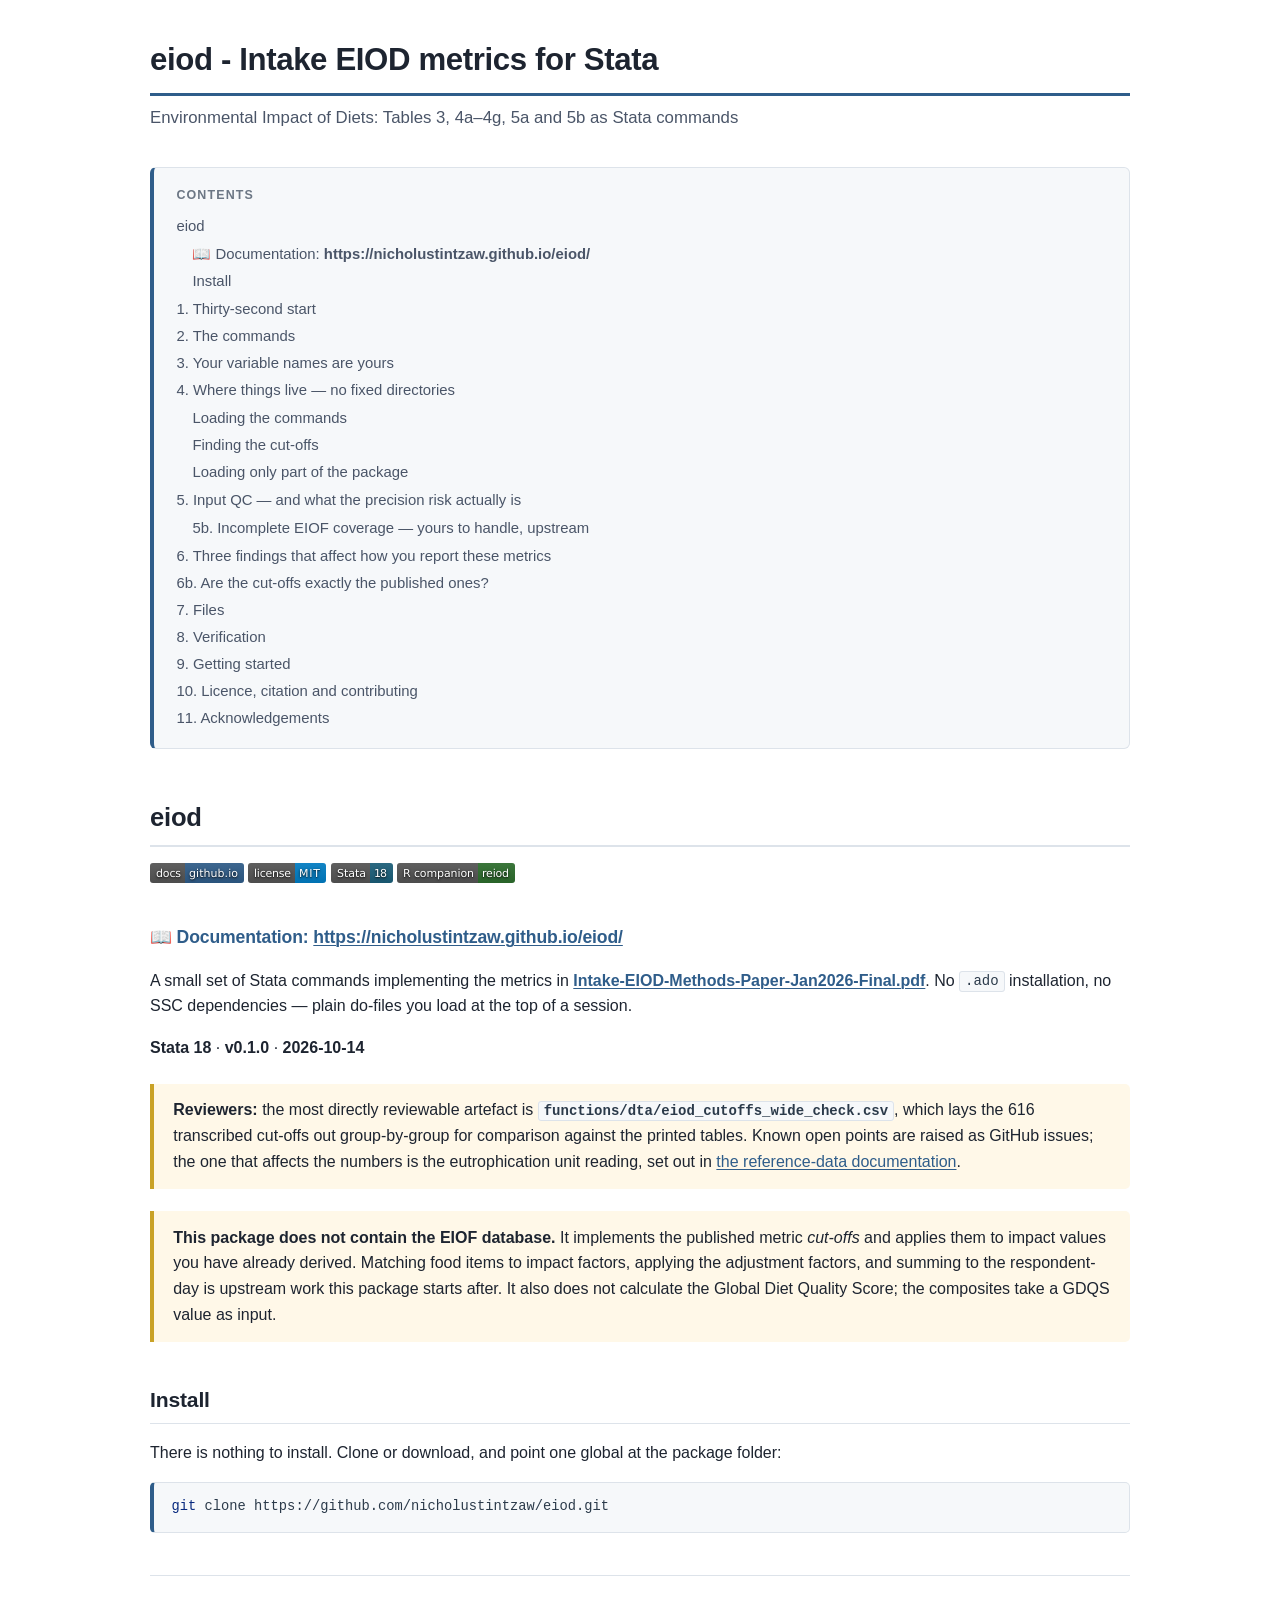
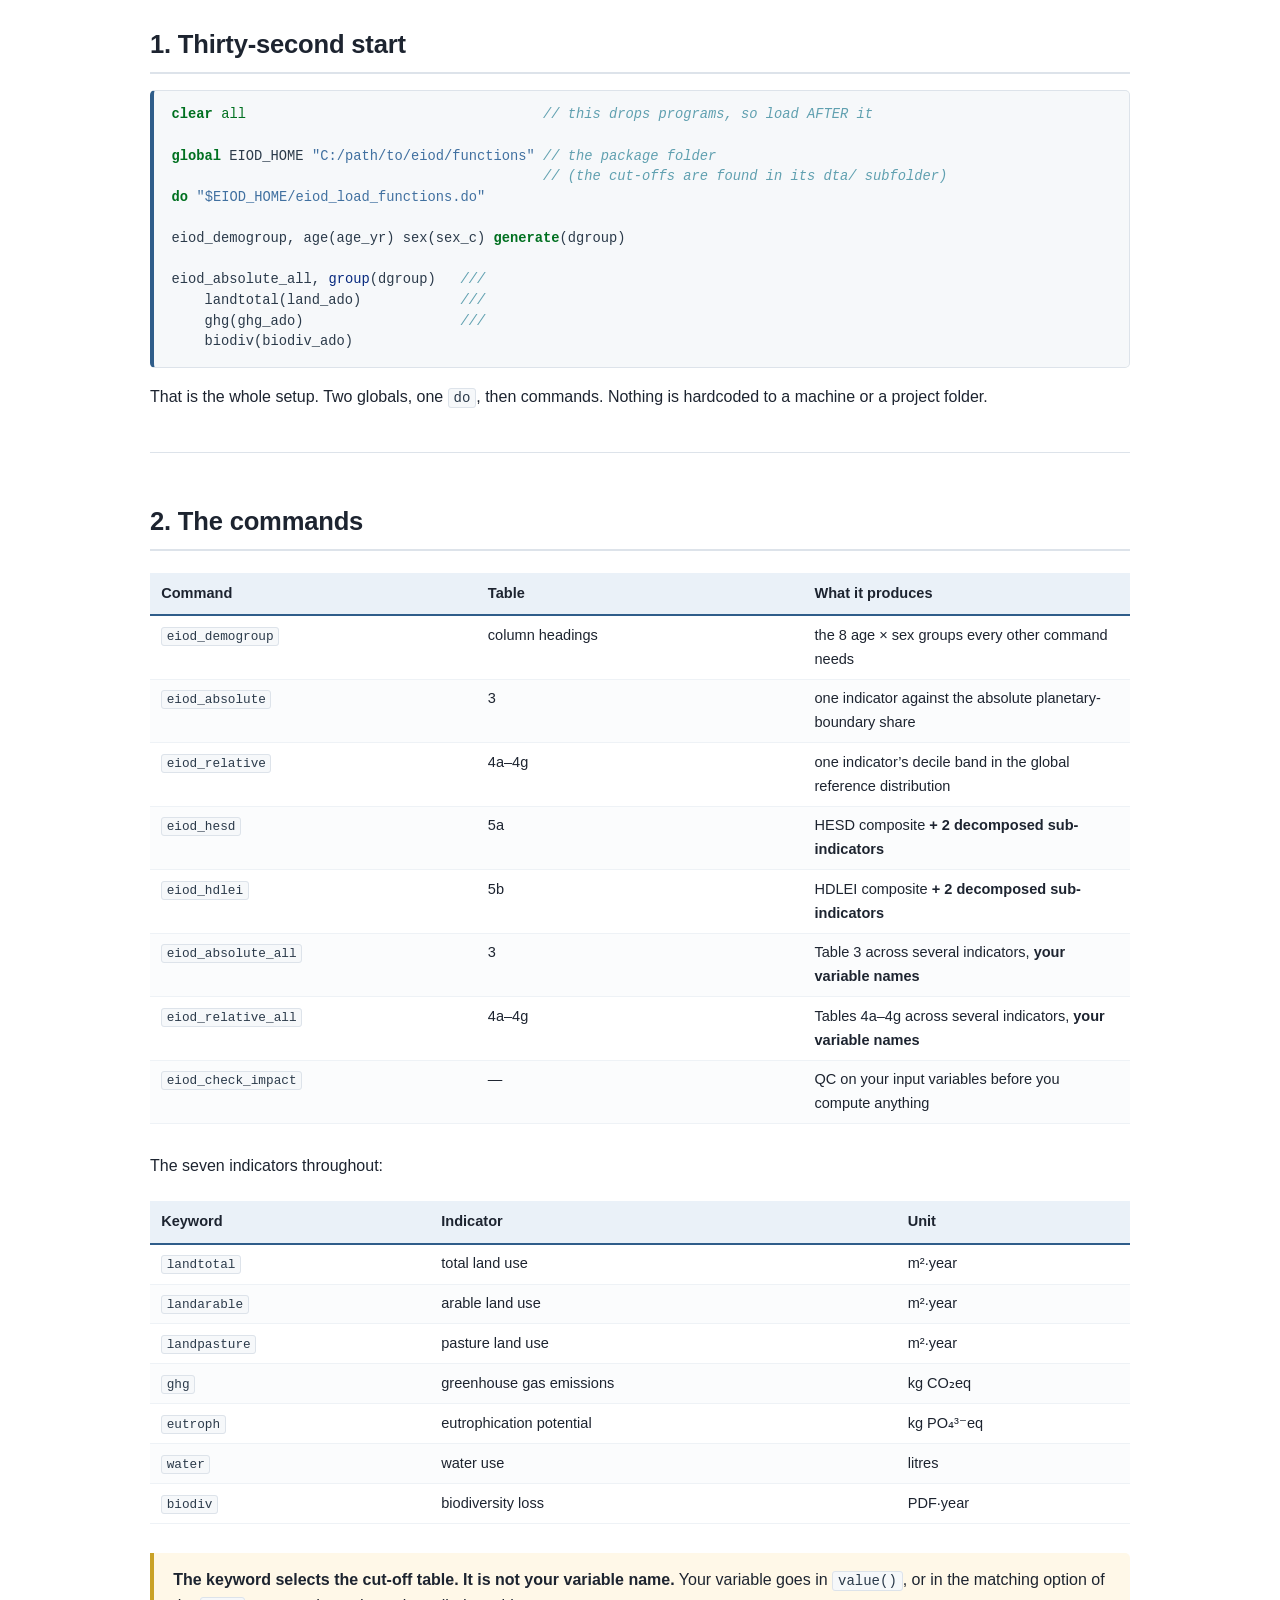
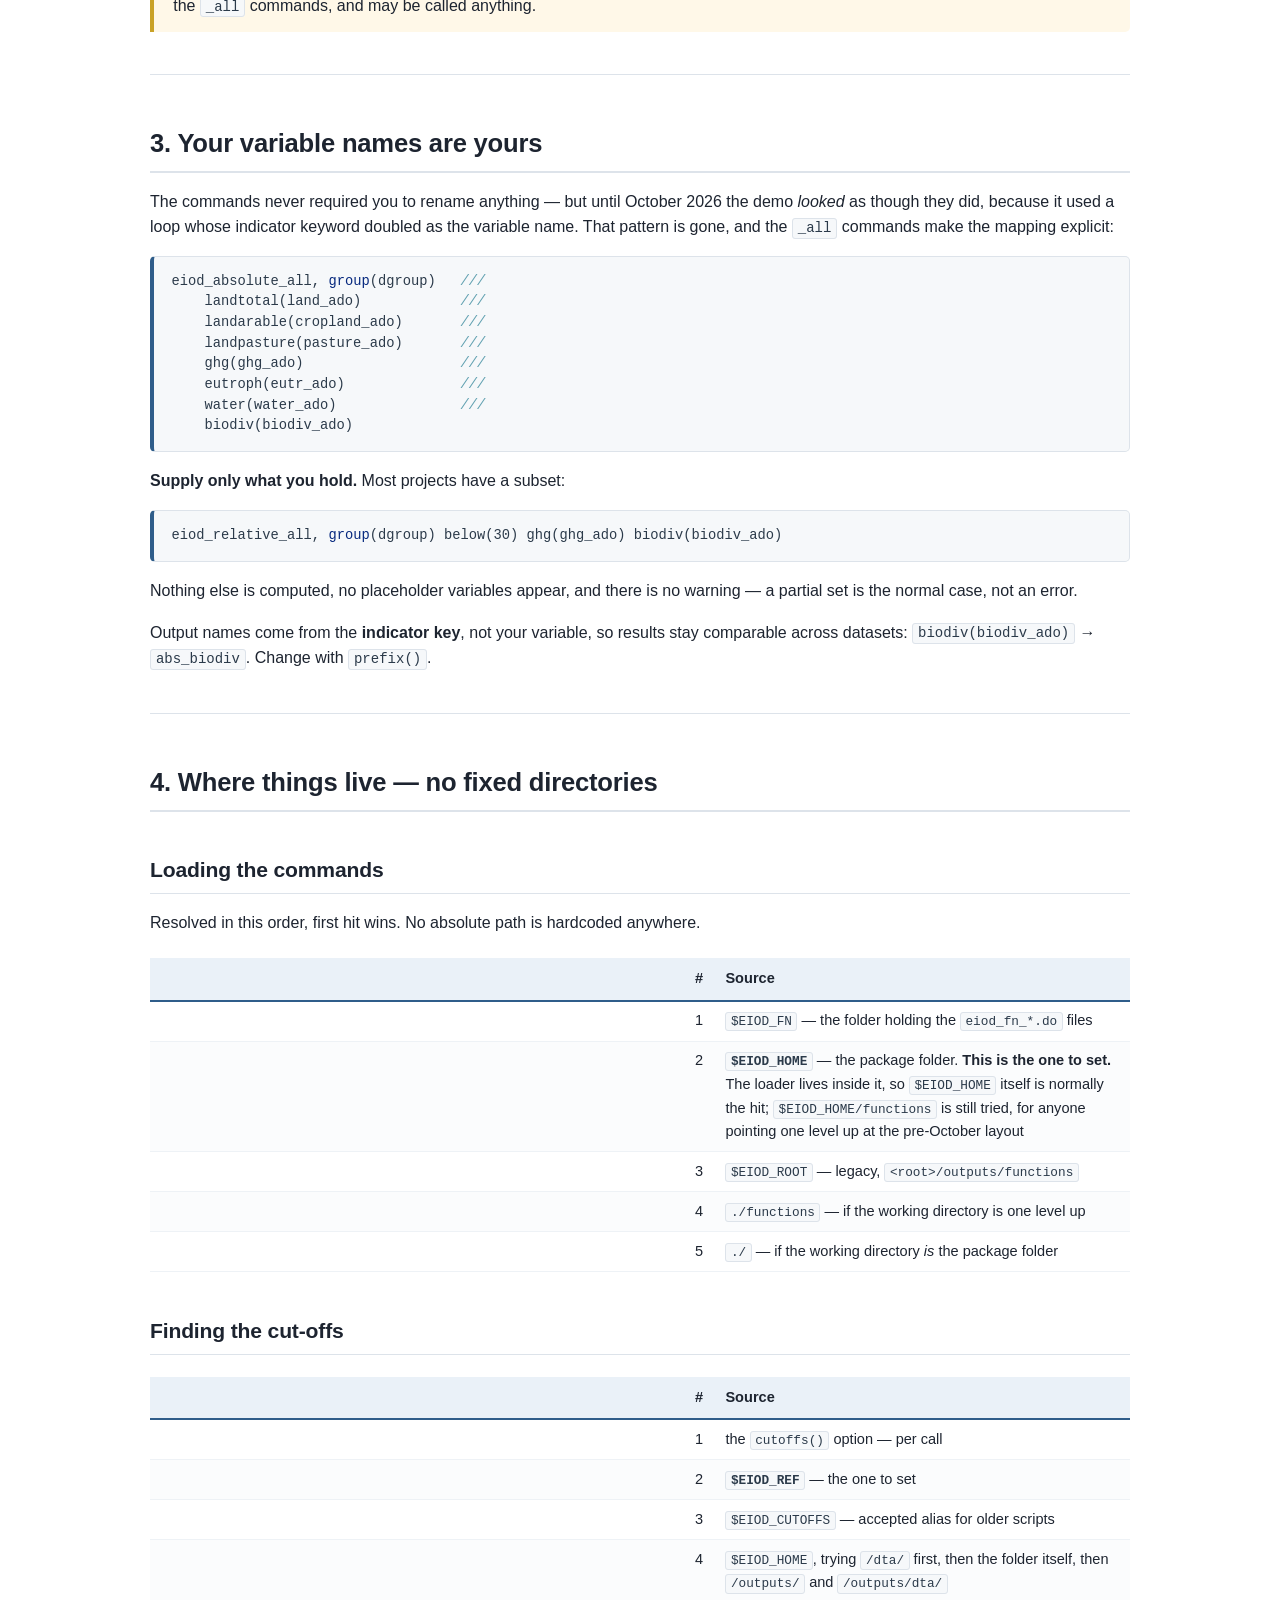
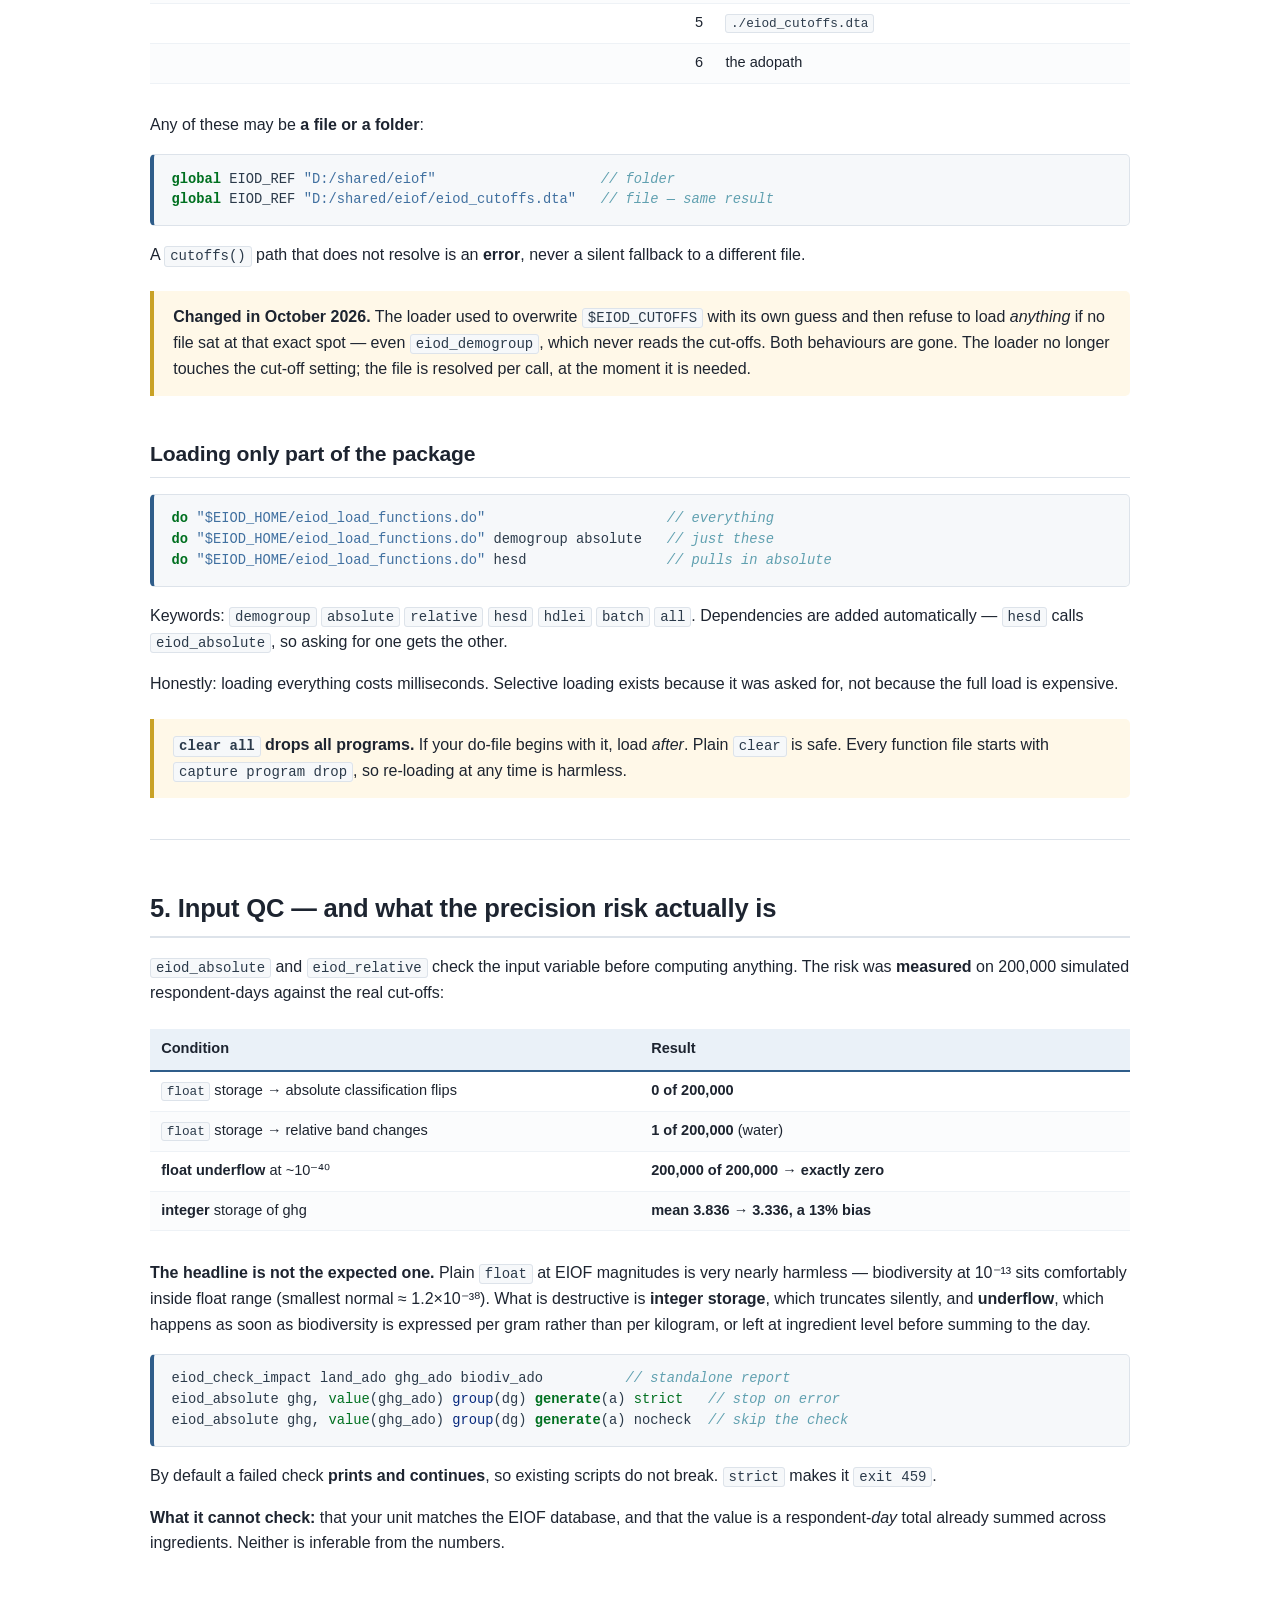
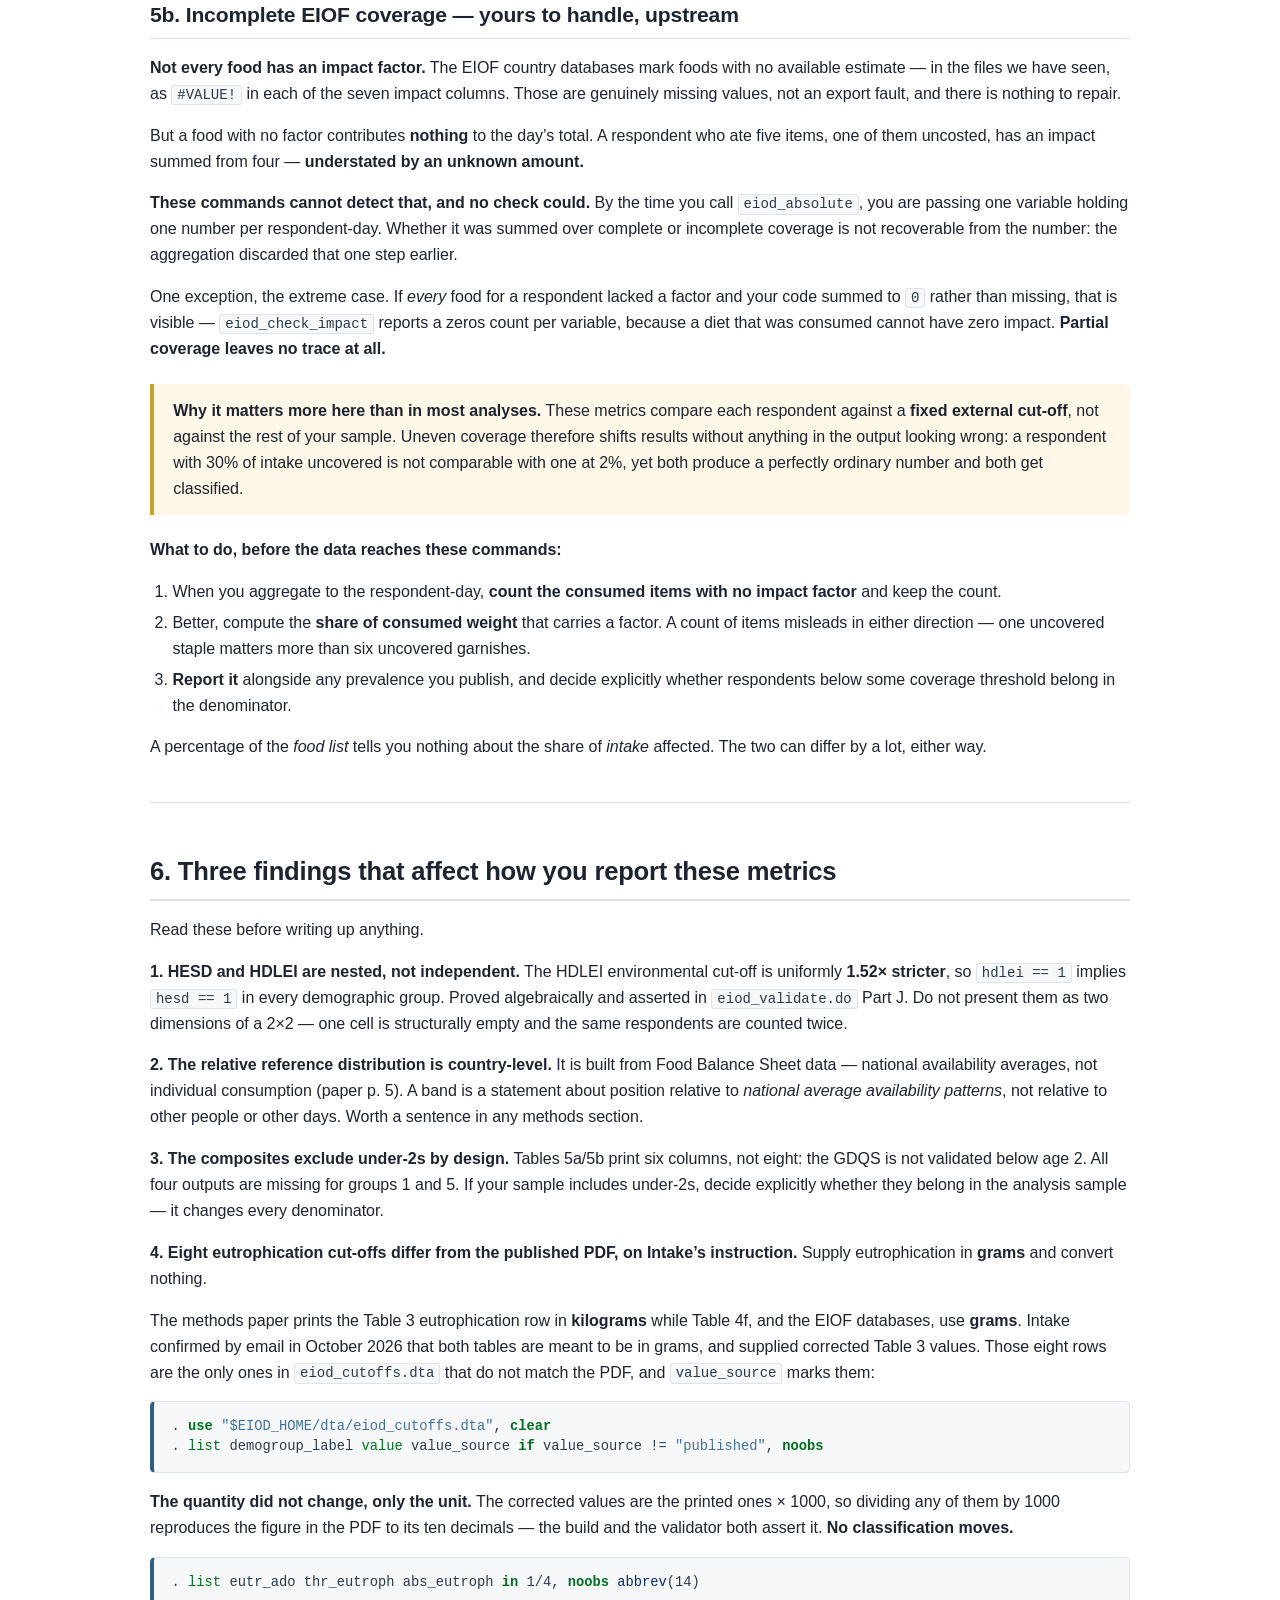
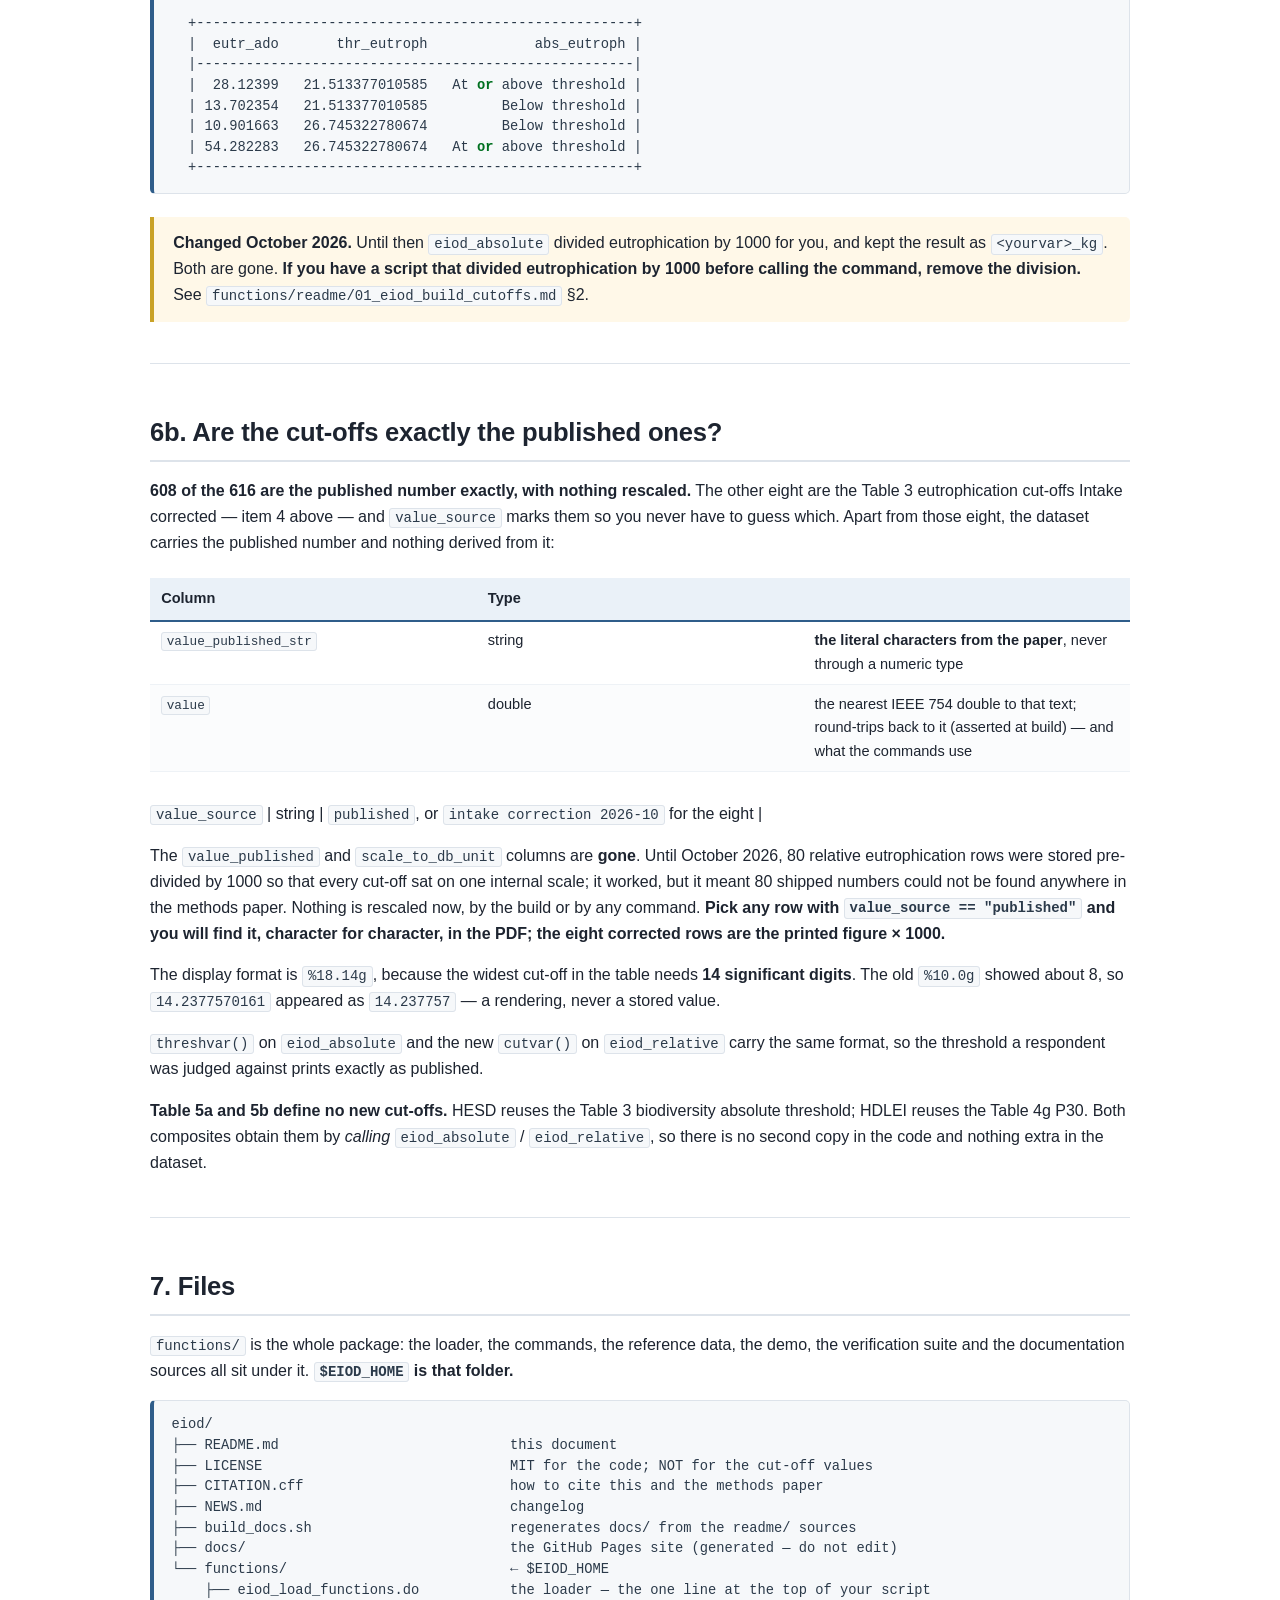
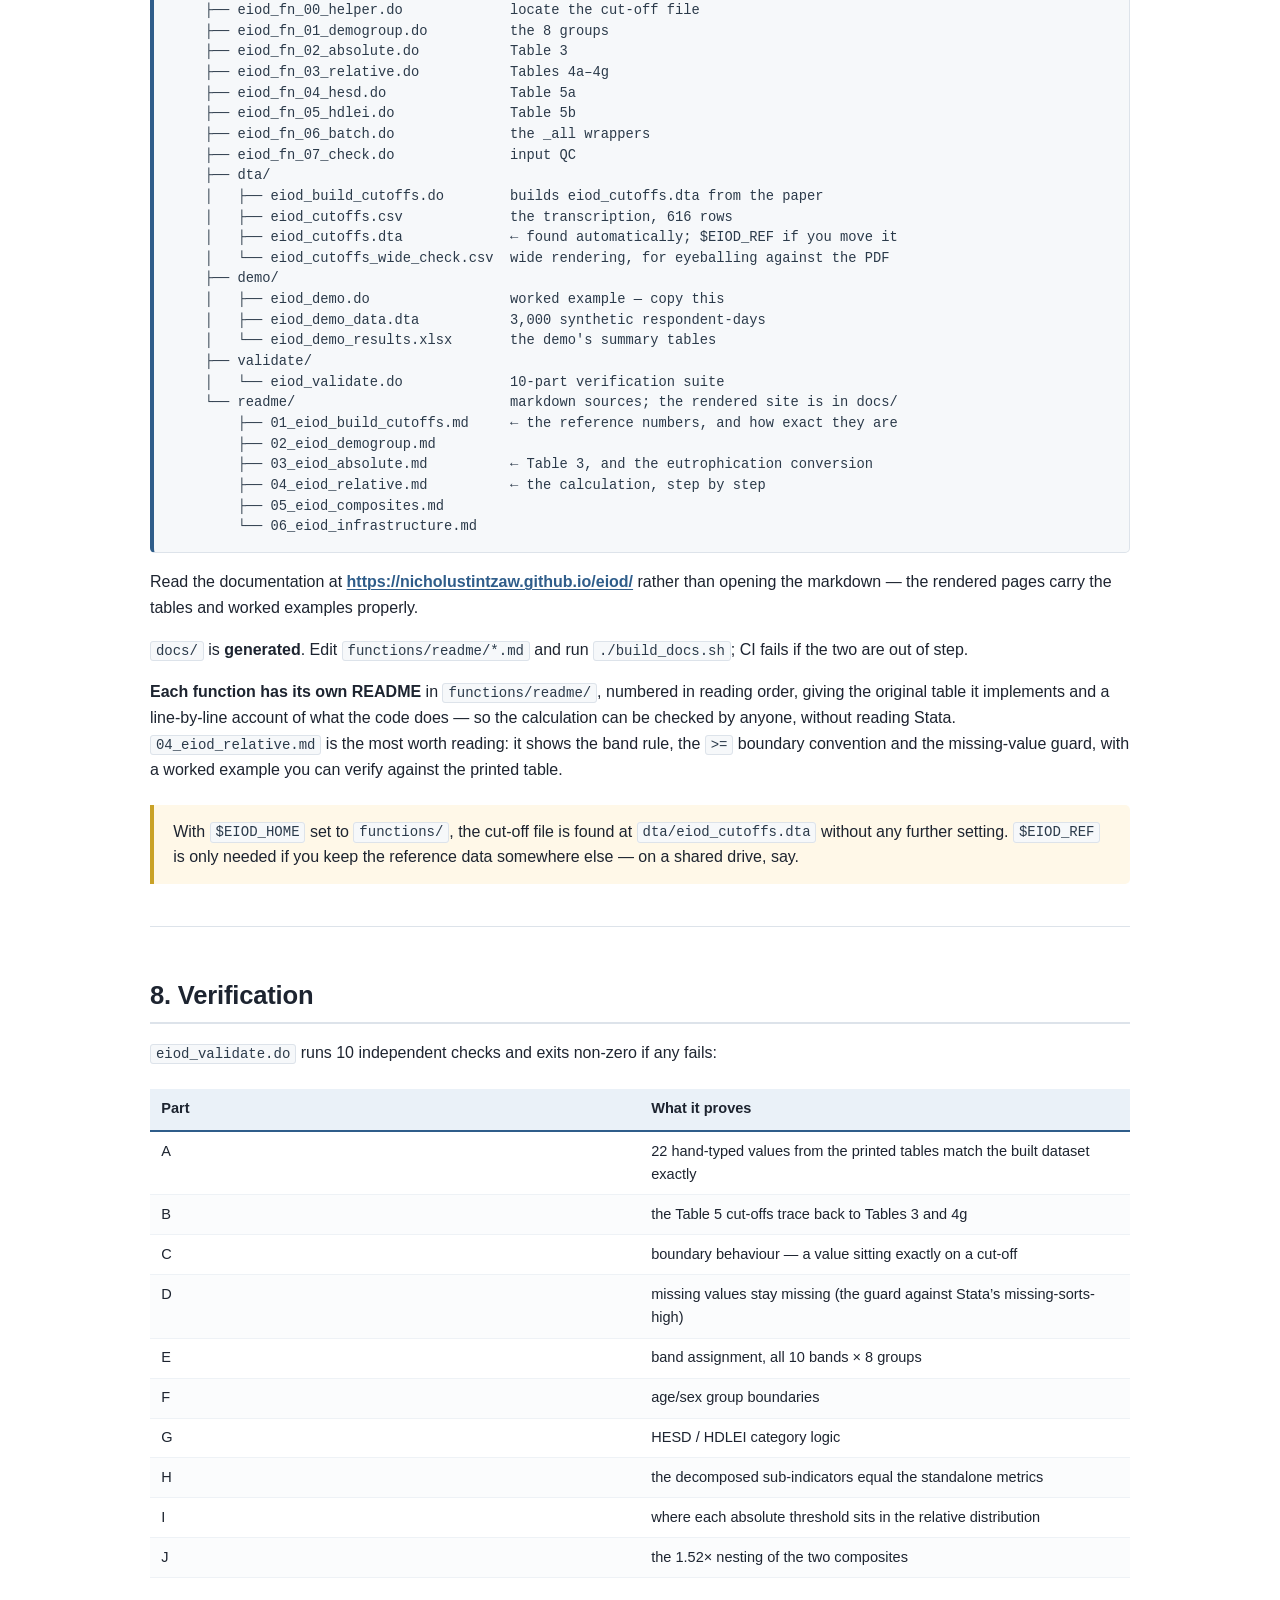
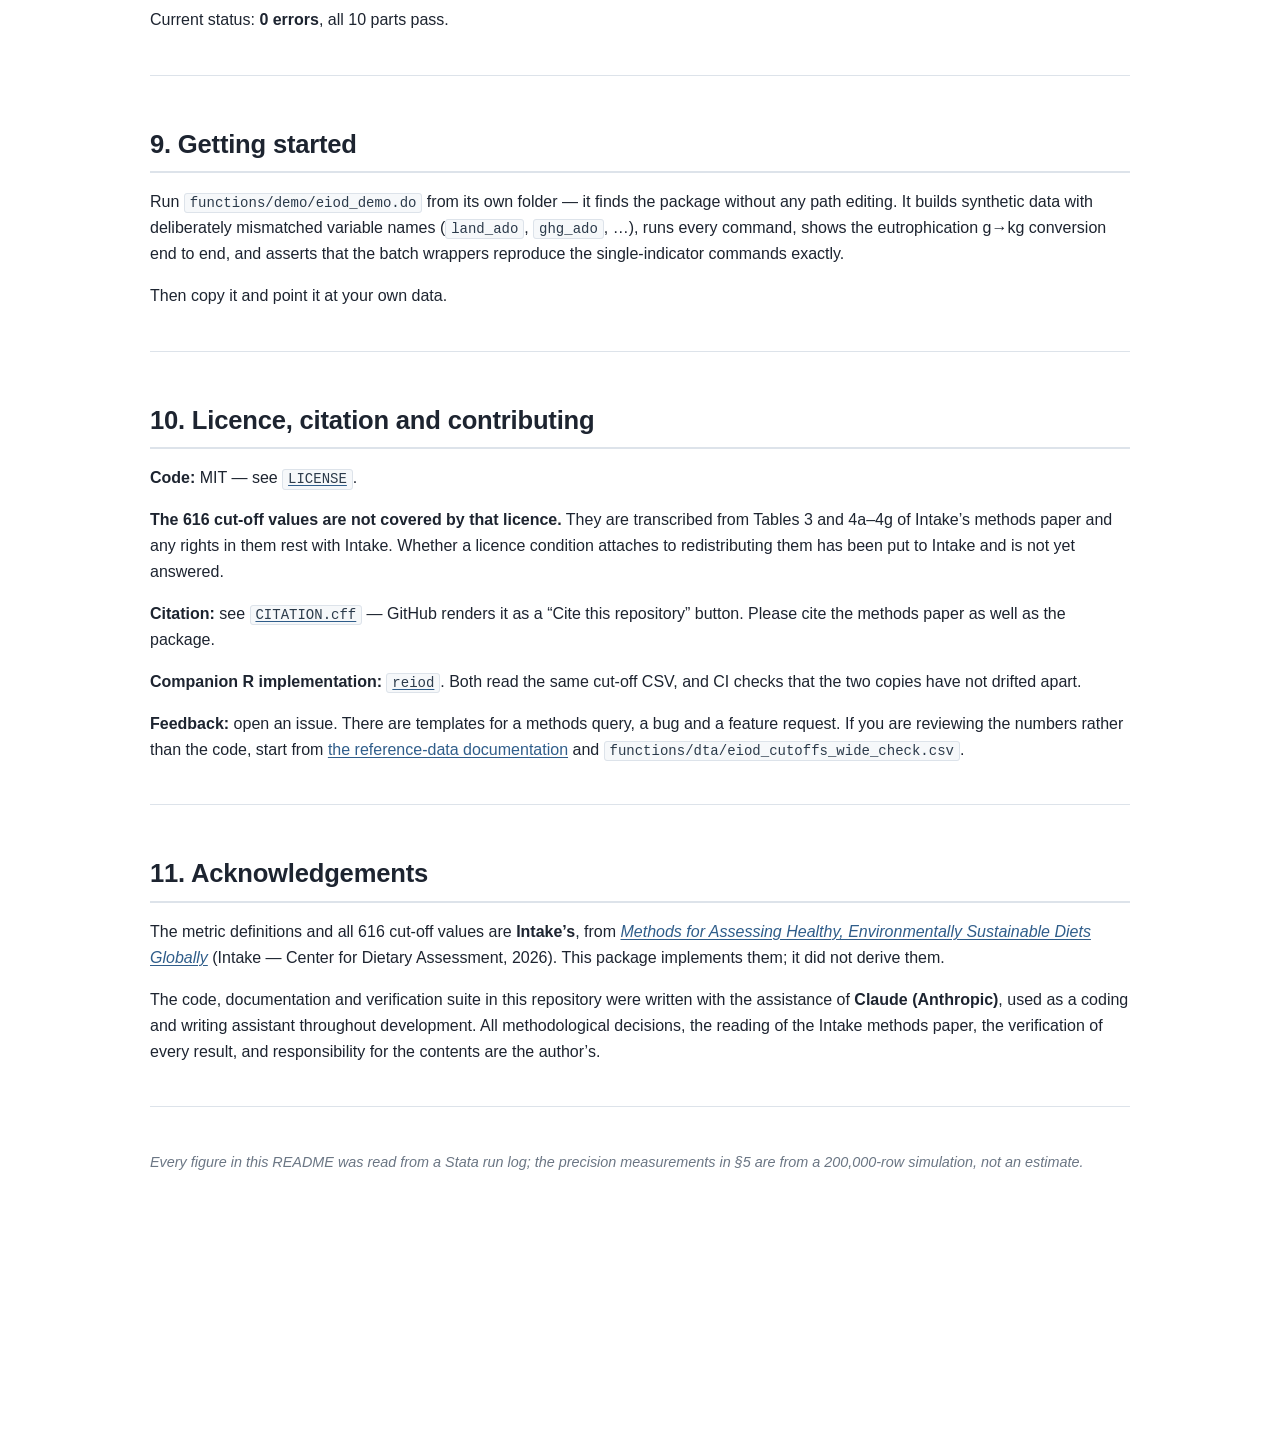
<file: docs/readme.html>
<!DOCTYPE html>
<html xmlns="http://www.w3.org/1999/xhtml" lang xml:lang>
<head>
  <meta charset="utf-8" />
  <meta name="generator" content="pandoc" />
  <meta name="viewport" content="width=device-width, initial-scale=1.0, user-scalable=yes" />
  <title>eiod - Intake EIOD metrics for Stata</title>
  <style>
code{white-space: pre-wrap;}
span.smallcaps{font-variant: small-caps;}
div.columns{display: flex; gap: min(4vw, 1.5em);}
div.column{flex: auto; overflow-x: auto;}
div.hanging-indent{margin-left: 1.5em; text-indent: -1.5em;}
ul.task-list{list-style: none;}
ul.task-list li input[type="checkbox"] {
width: 0.8em;
margin: 0 0.8em 0.2em -1.6em;
vertical-align: middle;
}

pre > code.sourceCode { white-space: pre; position: relative; }
pre > code.sourceCode > span { display: inline-block; line-height: 1.25; }
pre > code.sourceCode > span:empty { height: 1.2em; }
.sourceCode { overflow: visible; }
code.sourceCode > span { color: inherit; text-decoration: inherit; }
div.sourceCode { margin: 1em 0; }
pre.sourceCode { margin: 0; }
@media screen {
div.sourceCode { overflow: auto; }
}
@media print {
pre > code.sourceCode { white-space: pre-wrap; }
pre > code.sourceCode > span { text-indent: -5em; padding-left: 5em; }
}
pre.numberSource code
{ counter-reset: source-line 0; }
pre.numberSource code > span
{ position: relative; left: -4em; counter-increment: source-line; }
pre.numberSource code > span > a:first-child::before
{ content: counter(source-line);
position: relative; left: -1em; text-align: right; vertical-align: baseline;
border: none; display: inline-block;
-webkit-touch-callout: none; -webkit-user-select: none;
-khtml-user-select: none; -moz-user-select: none;
-ms-user-select: none; user-select: none;
padding: 0 4px; width: 4em;
color: #aaaaaa;
}
pre.numberSource { margin-left: 3em; border-left: 1px solid #aaaaaa; padding-left: 4px; }
div.sourceCode
{ }
@media screen {
pre > code.sourceCode > span > a:first-child::before { text-decoration: underline; }
}
code span.al { color: #ff0000; font-weight: bold; } 
code span.an { color: #60a0b0; font-weight: bold; font-style: italic; } 
code span.at { color: #7d9029; } 
code span.bn { color: #40a070; } 
code span.bu { color: #008000; } 
code span.cf { color: #007020; font-weight: bold; } 
code span.ch { color: #4070a0; } 
code span.cn { color: #880000; } 
code span.co { color: #60a0b0; font-style: italic; } 
code span.cv { color: #60a0b0; font-weight: bold; font-style: italic; } 
code span.do { color: #ba2121; font-style: italic; } 
code span.dt { color: #902000; } 
code span.dv { color: #40a070; } 
code span.er { color: #ff0000; font-weight: bold; } 
code span.ex { } 
code span.fl { color: #40a070; } 
code span.fu { color: #06287e; } 
code span.im { color: #008000; font-weight: bold; } 
code span.in { color: #60a0b0; font-weight: bold; font-style: italic; } 
code span.kw { color: #007020; font-weight: bold; } 
code span.op { color: #666666; } 
code span.ot { color: #007020; } 
code span.pp { color: #bc7a00; } 
code span.sc { color: #4070a0; } 
code span.ss { color: #bb6688; } 
code span.st { color: #4070a0; } 
code span.va { color: #19177c; } 
code span.vs { color: #4070a0; } 
code span.wa { color: #60a0b0; font-weight: bold; font-style: italic; } 
</style>
  <style type="text/css">
:root {
--ink: #1d2430;
--ink-soft: #4a5568;
--ink-faint: #6b7684;
--rule: #dde3ea;
--rule-soft: #eef2f6;
--paper: #ffffff;
--tint: #f6f8fa;
--accent: #2f5d8a;
--accent-dk: #1f4160;
--accent-bg: #eaf1f8;
--good: #2d6e2d;
--good-bg: #edf7ed;
--warn: #8a5a00;
--warn-bg: #fff8e8;
--bad: #a32b2b;
--bad-bg: #fdeeee;
--mono: "Cascadia Mono", "SF Mono", Consolas, "Liberation Mono", Menlo, monospace;
--sans: "Segoe UI", -apple-system, BlinkMacSystemFont, "Helvetica Neue", Arial, sans-serif;
}
html { -webkit-text-size-adjust: 100%; }
body {
font-family: var(--sans);
font-size: 16px;
line-height: 1.62;
color: var(--ink);
background: var(--paper);
max-width: 980px;
margin: 0 auto;
padding: 2.5rem 1.6rem 6rem;
hyphens: none;
}

header#title-block-header { margin-bottom: 2.2rem; }
h1.title {
font-size: 1.95rem;
line-height: 1.25;
font-weight: 650;
letter-spacing: -0.012em;
margin: 0 0 .9rem;
padding-bottom: .9rem;
border-bottom: 3px solid var(--accent);
color: var(--ink);
}
p.subtitle { color: var(--ink-soft); font-size: 1.05rem; margin-top: -.4rem; }

h1, h2, h3, h4 { font-weight: 640; letter-spacing: -0.008em; color: var(--ink); }
h1:not(.title) {
font-size: 1.6rem;
margin: 3rem 0 1rem;
padding-bottom: .4rem;
border-bottom: 2px solid var(--rule);
}
h2 {
font-size: 1.32rem;
margin: 2.6rem 0 .9rem;
padding-bottom: .35rem;
border-bottom: 1px solid var(--rule);
}
h3 { font-size: 1.1rem; margin: 2rem 0 .6rem; color: var(--accent); }
h4 { font-size: 1rem; margin: 1.5rem 0 .5rem; color: var(--ink-soft); }

nav#TOC {
background: var(--tint);
border: 1px solid var(--rule);
border-left: 4px solid var(--accent);
border-radius: 6px;
padding: 1.1rem 1.4rem .9rem;
margin: 0 0 2.6rem;
font-size: .93rem;
}
nav#TOC::before {
content: "Contents";
display: block;
font-weight: 650;
font-size: .78rem;
letter-spacing: .09em;
text-transform: uppercase;
color: var(--ink-faint);
margin-bottom: .5rem;
}
nav#TOC ul { list-style: none; padding-left: 1rem; margin: .25rem 0; }
nav#TOC > ul { padding-left: 0; }
nav#TOC li { margin: .18rem 0; }
nav#TOC a { color: var(--ink-soft); text-decoration: none; }
nav#TOC a:hover { color: var(--accent); text-decoration: underline; }

table {
border-collapse: collapse;
width: 100%;
margin: 1.4rem 0 1.8rem;
font-size: .91rem;
font-variant-numeric: tabular-nums;
}
caption {
caption-side: top;
text-align: left;
font-size: .85rem;
color: var(--ink-faint);
padding-bottom: .45rem;
}
thead th {
background: var(--accent-bg);
color: var(--ink);
font-weight: 640;
text-align: left;
border-bottom: 2px solid var(--accent);
padding: .55rem .7rem;
vertical-align: bottom;
}
tbody td, tbody th {
padding: .48rem .7rem;
border-bottom: 1px solid var(--rule-soft);
vertical-align: top;
}
tbody tr:nth-child(even) { background: #fbfcfd; }
tbody tr:hover { background: var(--accent-bg); }
tbody td:first-child { font-weight: 500; }

td[style*="text-align: right"], th[style*="text-align: right"] {
font-variant-numeric: tabular-nums;
}

code {
font-family: var(--mono);
font-size: .875em;
background: var(--tint);
border: 1px solid var(--rule);
border-radius: 3px;
padding: .08em .35em;
color: #2b3a4a;
}
pre {
background: var(--tint);
border: 1px solid var(--rule);
border-left: 4px solid var(--accent);
border-radius: 5px;
padding: .9rem 1.1rem;
overflow-x: auto;
font-size: .86rem;
line-height: 1.5;
}
pre code { background: none; border: none; padding: 0; font-size: 1em; }

blockquote {
margin: 1.4rem 0;
padding: .85rem 1.2rem;
background: var(--warn-bg);
border-left: 4px solid #c9a227;
border-radius: 0 5px 5px 0;
color: var(--ink);
}
blockquote p:first-child { margin-top: 0; }
blockquote p:last-child { margin-bottom: 0; }

svg { display: block; max-width: 100%; height: auto; margin: 1.6rem auto; }
figure { margin: 1.8rem 0; }
figcaption { font-size: .86rem; color: var(--ink-faint); text-align: center; }

a { color: var(--accent); text-decoration-thickness: 1px; text-underline-offset: 2px; }
a:hover { color: #1f4160; }
hr { border: none; border-top: 1px solid var(--rule); margin: 2.6rem 0; }
strong { font-weight: 640; }
ul, ol { padding-left: 1.4rem; }
li { margin: .3rem 0; }
li > ul, li > ol { margin: .25rem 0; }

body > p > em:only-child { color: var(--ink-faint); font-size: .9rem; }

math { font-size: 1.02em; }

@media print {
body { max-width: none; padding: 0; font-size: 11pt; }
nav#TOC { break-after: page; }
h1:not(.title), h2 { break-after: avoid; }
table, pre, svg, blockquote { break-inside: avoid; }
tbody tr:hover { background: none; }
a { color: var(--ink); text-decoration: none; }
}
@media (max-width: 680px) {
body { padding: 1.4rem 1rem 4rem; font-size: 15px; }
table { font-size: .84rem; }
h1.title { font-size: 1.55rem; }
}
</style>
  <!--[if lt IE 9]>
    <script src="//cdnjs.cloudflare.com/ajax/libs/html5shiv/3.7.3/html5shiv-printshiv.min.js"></script>
  <![endif]-->
</head>
<body>
<header id="title-block-header">
<h1 class="title">eiod - Intake EIOD metrics for Stata</h1>
<p class="subtitle">Environmental Impact of Diets: Tables 3, 4a–4g, 5a
and 5b as Stata commands</p>
</header>
<nav id="TOC" role="doc-toc">
<ul>
<li><a href="#eiod" id="toc-eiod">eiod</a>
<ul>
<li><a href="#documentation-httpsnicholustintzaw.github.ioeiod" id="toc-documentation-httpsnicholustintzaw.github.ioeiod">📖
Documentation:
<strong>https://nicholustintzaw.github.io/eiod/</strong></a></li>
<li><a href="#install" id="toc-install">Install</a></li>
</ul></li>
<li><a href="#thirty-second-start" id="toc-thirty-second-start">1.
Thirty-second start</a></li>
<li><a href="#the-commands" id="toc-the-commands">2. The
commands</a></li>
<li><a href="#your-variable-names-are-yours" id="toc-your-variable-names-are-yours">3. Your variable names are
yours</a></li>
<li><a href="#where-things-live-no-fixed-directories" id="toc-where-things-live-no-fixed-directories">4. Where things live —
no fixed directories</a>
<ul>
<li><a href="#loading-the-commands" id="toc-loading-the-commands">Loading the commands</a></li>
<li><a href="#finding-the-cut-offs" id="toc-finding-the-cut-offs">Finding the cut-offs</a></li>
<li><a href="#loading-only-part-of-the-package" id="toc-loading-only-part-of-the-package">Loading only part of the
package</a></li>
</ul></li>
<li><a href="#input-qc-and-what-the-precision-risk-actually-is" id="toc-input-qc-and-what-the-precision-risk-actually-is">5. Input QC —
and what the precision risk actually is</a>
<ul>
<li><a href="#b.-incomplete-eiof-coverage-yours-to-handle-upstream" id="toc-b.-incomplete-eiof-coverage-yours-to-handle-upstream">5b.
Incomplete EIOF coverage — yours to handle, upstream</a></li>
</ul></li>
<li><a href="#three-findings-that-affect-how-you-report-these-metrics" id="toc-three-findings-that-affect-how-you-report-these-metrics">6.
Three findings that affect how you report these metrics</a></li>
<li><a href="#b.-are-the-cut-offs-exactly-the-published-ones" id="toc-b.-are-the-cut-offs-exactly-the-published-ones">6b. Are the
cut-offs exactly the published ones?</a></li>
<li><a href="#files" id="toc-files">7. Files</a></li>
<li><a href="#verification" id="toc-verification">8.
Verification</a></li>
<li><a href="#getting-started" id="toc-getting-started">9. Getting
started</a></li>
<li><a href="#licence-citation-and-contributing" id="toc-licence-citation-and-contributing">10. Licence, citation and
contributing</a></li>
<li><a href="#acknowledgements" id="toc-acknowledgements">11.
Acknowledgements</a></li>
</ul>
</nav>
<h1 id="eiod">eiod</h1>
<p><a href="https://nicholustintzaw.github.io/eiod/"><img src="[data-uri]" alt="Documentation" /></a> <a href="LICENSE"><img src="[data-uri]" alt="License: MIT" /></a> <a href="https://www.stata.com"><img src="[data-uri]" alt="Stata" /></a> <a href="https://github.com/nicholustintzaw/reiod"><img src="[data-uri]" alt="R companion: reiod" /></a></p>
<h3 id="documentation-httpsnicholustintzaw.github.ioeiod">📖
Documentation: <strong><a href="https://nicholustintzaw.github.io/eiod/" class="uri">https://nicholustintzaw.github.io/eiod/</a></strong></h3>
<p>A small set of Stata commands implementing the metrics in <strong><a href="https://www.intake.org/sites/default/files/2026-01/Intake-EIOD-Methods-Paper-Jan2026-Final.pdf">Intake-EIOD-Methods-Paper-Jan2026-Final.pdf</a></strong>.
No <code>.ado</code> installation, no SSC dependencies — plain do-files
you load at the top of a session.</p>
<p><strong>Stata 18</strong> · <strong>v0.1.0</strong> ·
<strong>2026-10-14</strong></p>
<blockquote>
<p><strong>Reviewers:</strong> the most directly reviewable artefact is
<strong><code>functions/dta/eiod_cutoffs_wide_check.csv</code></strong>,
which lays the 616 transcribed cut-offs out group-by-group for
comparison against the printed tables. Known open points are raised as
GitHub issues; the one that affects the numbers is the eutrophication
unit reading, set out in <a href="https://nicholustintzaw.github.io/eiod/01_eiod_build_cutoffs.html">the
reference-data documentation</a>.</p>
</blockquote>
<blockquote>
<p><strong>This package does not contain the EIOF database.</strong> It
implements the published metric <em>cut-offs</em> and applies them to
impact values you have already derived. Matching food items to impact
factors, applying the adjustment factors, and summing to the
respondent-day is upstream work this package starts after. It also does
not calculate the Global Diet Quality Score; the composites take a GDQS
value as input.</p>
</blockquote>
<h2 id="install">Install</h2>
<p>There is nothing to install. Clone or download, and point one global
at the package folder:</p>
<div class="sourceCode" id="cb1"><pre class="sourceCode bash"><code class="sourceCode bash"><span id="cb1-1"><a href="#cb1-1" aria-hidden="true" tabindex="-1"></a><span class="fu">git</span> clone https://github.com/nicholustintzaw/eiod.git</span></code></pre></div>
<hr />
<h1 id="thirty-second-start">1. Thirty-second start</h1>
<div class="sourceCode" id="cb2"><pre class="sourceCode stata"><code class="sourceCode stata"><span id="cb2-1"><a href="#cb2-1" aria-hidden="true" tabindex="-1"></a><span class="kw">clear</span> <span class="ot">all</span>                                    <span class="co">// this drops programs, so load AFTER it</span></span>
<span id="cb2-2"><a href="#cb2-2" aria-hidden="true" tabindex="-1"></a></span>
<span id="cb2-3"><a href="#cb2-3" aria-hidden="true" tabindex="-1"></a><span class="kw">global</span> EIOD_HOME <span class="st">&quot;C:/path/to/eiod/functions&quot;</span> <span class="co">// the package folder</span></span>
<span id="cb2-4"><a href="#cb2-4" aria-hidden="true" tabindex="-1"></a>                                             <span class="co">// (the cut-offs are found in its dta/ subfolder)</span></span>
<span id="cb2-5"><a href="#cb2-5" aria-hidden="true" tabindex="-1"></a><span class="kw">do</span> <span class="st">&quot;$EIOD_HOME/eiod_load_functions.do&quot;</span></span>
<span id="cb2-6"><a href="#cb2-6" aria-hidden="true" tabindex="-1"></a></span>
<span id="cb2-7"><a href="#cb2-7" aria-hidden="true" tabindex="-1"></a>eiod_demogroup, age(age_yr) sex(sex_c) <span class="kw">generate</span>(dgroup)</span>
<span id="cb2-8"><a href="#cb2-8" aria-hidden="true" tabindex="-1"></a></span>
<span id="cb2-9"><a href="#cb2-9" aria-hidden="true" tabindex="-1"></a>eiod_absolute_all, <span class="fu">group</span>(dgroup)   <span class="co">///</span></span>
<span id="cb2-10"><a href="#cb2-10" aria-hidden="true" tabindex="-1"></a>    landtotal(land_ado)            <span class="co">///</span></span>
<span id="cb2-11"><a href="#cb2-11" aria-hidden="true" tabindex="-1"></a>    ghg(ghg_ado)                   <span class="co">///</span></span>
<span id="cb2-12"><a href="#cb2-12" aria-hidden="true" tabindex="-1"></a>    biodiv(biodiv_ado)</span></code></pre></div>
<p>That is the whole setup. Two globals, one <code>do</code>, then
commands. Nothing is hardcoded to a machine or a project folder.</p>
<hr />
<h1 id="the-commands">2. The commands</h1>
<table>
<colgroup>
<col style="width: 33%" />
<col style="width: 33%" />
<col style="width: 33%" />
</colgroup>
<thead>
<tr class="header">
<th>Command</th>
<th>Table</th>
<th>What it produces</th>
</tr>
</thead>
<tbody>
<tr class="odd">
<td><code>eiod_demogroup</code></td>
<td>column headings</td>
<td>the 8 age × sex groups every other command needs</td>
</tr>
<tr class="even">
<td><code>eiod_absolute</code></td>
<td>3</td>
<td>one indicator against the absolute planetary-boundary share</td>
</tr>
<tr class="odd">
<td><code>eiod_relative</code></td>
<td>4a–4g</td>
<td>one indicator’s decile band in the global reference
distribution</td>
</tr>
<tr class="even">
<td><code>eiod_hesd</code></td>
<td>5a</td>
<td>HESD composite <strong>+ 2 decomposed sub-indicators</strong></td>
</tr>
<tr class="odd">
<td><code>eiod_hdlei</code></td>
<td>5b</td>
<td>HDLEI composite <strong>+ 2 decomposed sub-indicators</strong></td>
</tr>
<tr class="even">
<td><code>eiod_absolute_all</code></td>
<td>3</td>
<td>Table 3 across several indicators, <strong>your variable
names</strong></td>
</tr>
<tr class="odd">
<td><code>eiod_relative_all</code></td>
<td>4a–4g</td>
<td>Tables 4a–4g across several indicators, <strong>your variable
names</strong></td>
</tr>
<tr class="even">
<td><code>eiod_check_impact</code></td>
<td>—</td>
<td>QC on your input variables before you compute anything</td>
</tr>
</tbody>
</table>
<p>The seven indicators throughout:</p>
<table>
<thead>
<tr class="header">
<th>Keyword</th>
<th>Indicator</th>
<th>Unit</th>
</tr>
</thead>
<tbody>
<tr class="odd">
<td><code>landtotal</code></td>
<td>total land use</td>
<td>m²·year</td>
</tr>
<tr class="even">
<td><code>landarable</code></td>
<td>arable land use</td>
<td>m²·year</td>
</tr>
<tr class="odd">
<td><code>landpasture</code></td>
<td>pasture land use</td>
<td>m²·year</td>
</tr>
<tr class="even">
<td><code>ghg</code></td>
<td>greenhouse gas emissions</td>
<td>kg CO₂eq</td>
</tr>
<tr class="odd">
<td><code>eutroph</code></td>
<td>eutrophication potential</td>
<td>kg PO₄³⁻eq</td>
</tr>
<tr class="even">
<td><code>water</code></td>
<td>water use</td>
<td>litres</td>
</tr>
<tr class="odd">
<td><code>biodiv</code></td>
<td>biodiversity loss</td>
<td>PDF·year</td>
</tr>
</tbody>
</table>
<blockquote>
<p><strong>The keyword selects the cut-off table. It is not your
variable name.</strong> Your variable goes in <code>value()</code>, or
in the matching option of the <code>_all</code> commands, and may be
called anything.</p>
</blockquote>
<hr />
<h1 id="your-variable-names-are-yours">3. Your variable names are
yours</h1>
<p>The commands never required you to rename anything — but until
October 2026 the demo <em>looked</em> as though they did, because it
used a loop whose indicator keyword doubled as the variable name. That
pattern is gone, and the <code>_all</code> commands make the mapping
explicit:</p>
<div class="sourceCode" id="cb3"><pre class="sourceCode stata"><code class="sourceCode stata"><span id="cb3-1"><a href="#cb3-1" aria-hidden="true" tabindex="-1"></a>eiod_absolute_all, <span class="fu">group</span>(dgroup)   <span class="co">///</span></span>
<span id="cb3-2"><a href="#cb3-2" aria-hidden="true" tabindex="-1"></a>    landtotal(land_ado)            <span class="co">///</span></span>
<span id="cb3-3"><a href="#cb3-3" aria-hidden="true" tabindex="-1"></a>    landarable(cropland_ado)       <span class="co">///</span></span>
<span id="cb3-4"><a href="#cb3-4" aria-hidden="true" tabindex="-1"></a>    landpasture(pasture_ado)       <span class="co">///</span></span>
<span id="cb3-5"><a href="#cb3-5" aria-hidden="true" tabindex="-1"></a>    ghg(ghg_ado)                   <span class="co">///</span></span>
<span id="cb3-6"><a href="#cb3-6" aria-hidden="true" tabindex="-1"></a>    eutroph(eutr_ado)              <span class="co">///</span></span>
<span id="cb3-7"><a href="#cb3-7" aria-hidden="true" tabindex="-1"></a>    water(water_ado)               <span class="co">///</span></span>
<span id="cb3-8"><a href="#cb3-8" aria-hidden="true" tabindex="-1"></a>    biodiv(biodiv_ado)</span></code></pre></div>
<p><strong>Supply only what you hold.</strong> Most projects have a
subset:</p>
<div class="sourceCode" id="cb4"><pre class="sourceCode stata"><code class="sourceCode stata"><span id="cb4-1"><a href="#cb4-1" aria-hidden="true" tabindex="-1"></a>eiod_relative_all, <span class="fu">group</span>(dgroup) below(30) ghg(ghg_ado) biodiv(biodiv_ado)</span></code></pre></div>
<p>Nothing else is computed, no placeholder variables appear, and there
is no warning — a partial set is the normal case, not an error.</p>
<p>Output names come from the <strong>indicator key</strong>, not your
variable, so results stay comparable across datasets:
<code>biodiv(biodiv_ado)</code> → <code>abs_biodiv</code>. Change with
<code>prefix()</code>.</p>
<hr />
<h1 id="where-things-live-no-fixed-directories">4. Where things live —
no fixed directories</h1>
<h2 id="loading-the-commands">Loading the commands</h2>
<p>Resolved in this order, first hit wins. No absolute path is hardcoded
anywhere.</p>
<table>
<colgroup>
<col style="width: 57%" />
<col style="width: 42%" />
</colgroup>
<thead>
<tr class="header">
<th style="text-align: right;">#</th>
<th>Source</th>
</tr>
</thead>
<tbody>
<tr class="odd">
<td style="text-align: right;">1</td>
<td><code>$EIOD_FN</code> — the folder holding the
<code>eiod_fn_*.do</code> files</td>
</tr>
<tr class="even">
<td style="text-align: right;">2</td>
<td><strong><code>$EIOD_HOME</code></strong> — the package folder.
<strong>This is the one to set.</strong> The loader lives inside it, so
<code>$EIOD_HOME</code> itself is normally the hit;
<code>$EIOD_HOME/functions</code> is still tried, for anyone pointing
one level up at the pre-October layout</td>
</tr>
<tr class="odd">
<td style="text-align: right;">3</td>
<td><code>$EIOD_ROOT</code> — legacy,
<code>&lt;root&gt;/outputs/functions</code></td>
</tr>
<tr class="even">
<td style="text-align: right;">4</td>
<td><code>./functions</code> — if the working directory is one level
up</td>
</tr>
<tr class="odd">
<td style="text-align: right;">5</td>
<td><code>./</code> — if the working directory <em>is</em> the package
folder</td>
</tr>
</tbody>
</table>
<h2 id="finding-the-cut-offs">Finding the cut-offs</h2>
<table>
<colgroup>
<col style="width: 57%" />
<col style="width: 42%" />
</colgroup>
<thead>
<tr class="header">
<th style="text-align: right;">#</th>
<th>Source</th>
</tr>
</thead>
<tbody>
<tr class="odd">
<td style="text-align: right;">1</td>
<td>the <code>cutoffs()</code> option — per call</td>
</tr>
<tr class="even">
<td style="text-align: right;">2</td>
<td><strong><code>$EIOD_REF</code></strong> — the one to set</td>
</tr>
<tr class="odd">
<td style="text-align: right;">3</td>
<td><code>$EIOD_CUTOFFS</code> — accepted alias for older scripts</td>
</tr>
<tr class="even">
<td style="text-align: right;">4</td>
<td><code>$EIOD_HOME</code>, trying <code>/dta/</code> first, then the
folder itself, then <code>/outputs/</code> and
<code>/outputs/dta/</code></td>
</tr>
<tr class="odd">
<td style="text-align: right;">5</td>
<td><code>./eiod_cutoffs.dta</code></td>
</tr>
<tr class="even">
<td style="text-align: right;">6</td>
<td>the adopath</td>
</tr>
</tbody>
</table>
<p>Any of these may be <strong>a file or a folder</strong>:</p>
<div class="sourceCode" id="cb5"><pre class="sourceCode stata"><code class="sourceCode stata"><span id="cb5-1"><a href="#cb5-1" aria-hidden="true" tabindex="-1"></a><span class="kw">global</span> EIOD_REF <span class="st">&quot;D:/shared/eiof&quot;</span>                    <span class="co">// folder</span></span>
<span id="cb5-2"><a href="#cb5-2" aria-hidden="true" tabindex="-1"></a><span class="kw">global</span> EIOD_REF <span class="st">&quot;D:/shared/eiof/eiod_cutoffs.dta&quot;</span>   <span class="co">// file — same result</span></span></code></pre></div>
<p>A <code>cutoffs()</code> path that does not resolve is an
<strong>error</strong>, never a silent fallback to a different file.</p>
<blockquote>
<p><strong>Changed in October 2026.</strong> The loader used to
overwrite <code>$EIOD_CUTOFFS</code> with its own guess and then refuse
to load <em>anything</em> if no file sat at that exact spot — even
<code>eiod_demogroup</code>, which never reads the cut-offs. Both
behaviours are gone. The loader no longer touches the cut-off setting;
the file is resolved per call, at the moment it is needed.</p>
</blockquote>
<h2 id="loading-only-part-of-the-package">Loading only part of the
package</h2>
<div class="sourceCode" id="cb6"><pre class="sourceCode stata"><code class="sourceCode stata"><span id="cb6-1"><a href="#cb6-1" aria-hidden="true" tabindex="-1"></a><span class="kw">do</span> <span class="st">&quot;$EIOD_HOME/eiod_load_functions.do&quot;</span>                      <span class="co">// everything</span></span>
<span id="cb6-2"><a href="#cb6-2" aria-hidden="true" tabindex="-1"></a><span class="kw">do</span> <span class="st">&quot;$EIOD_HOME/eiod_load_functions.do&quot;</span> demogroup absolute   <span class="co">// just these</span></span>
<span id="cb6-3"><a href="#cb6-3" aria-hidden="true" tabindex="-1"></a><span class="kw">do</span> <span class="st">&quot;$EIOD_HOME/eiod_load_functions.do&quot;</span> hesd                 <span class="co">// pulls in absolute</span></span></code></pre></div>
<p>Keywords: <code>demogroup</code> <code>absolute</code>
<code>relative</code> <code>hesd</code> <code>hdlei</code>
<code>batch</code> <code>all</code>. Dependencies are added
automatically — <code>hesd</code> calls <code>eiod_absolute</code>, so
asking for one gets the other.</p>
<p>Honestly: loading everything costs milliseconds. Selective loading
exists because it was asked for, not because the full load is
expensive.</p>
<blockquote>
<p><strong><code>clear all</code> drops all programs.</strong> If your
do-file begins with it, load <em>after</em>. Plain <code>clear</code> is
safe. Every function file starts with <code>capture program drop</code>,
so re-loading at any time is harmless.</p>
</blockquote>
<hr />
<h1 id="input-qc-and-what-the-precision-risk-actually-is">5. Input QC —
and what the precision risk actually is</h1>
<p><code>eiod_absolute</code> and <code>eiod_relative</code> check the
input variable before computing anything. The risk was
<strong>measured</strong> on 200,000 simulated respondent-days against
the real cut-offs:</p>
<table>
<colgroup>
<col style="width: 50%" />
<col style="width: 50%" />
</colgroup>
<thead>
<tr class="header">
<th>Condition</th>
<th>Result</th>
</tr>
</thead>
<tbody>
<tr class="odd">
<td><code>float</code> storage → absolute classification flips</td>
<td><strong>0 of 200,000</strong></td>
</tr>
<tr class="even">
<td><code>float</code> storage → relative band changes</td>
<td><strong>1 of 200,000</strong> (water)</td>
</tr>
<tr class="odd">
<td><strong>float underflow</strong> at ~10⁻⁴⁰</td>
<td><strong>200,000 of 200,000 → exactly zero</strong></td>
</tr>
<tr class="even">
<td><strong>integer</strong> storage of ghg</td>
<td><strong>mean 3.836 → 3.336, a 13% bias</strong></td>
</tr>
</tbody>
</table>
<p><strong>The headline is not the expected one.</strong> Plain
<code>float</code> at EIOF magnitudes is very nearly harmless —
biodiversity at 10⁻¹³ sits comfortably inside float range (smallest
normal ≈ 1.2×10⁻³⁸). What is destructive is <strong>integer
storage</strong>, which truncates silently, and
<strong>underflow</strong>, which happens as soon as biodiversity is
expressed per gram rather than per kilogram, or left at ingredient level
before summing to the day.</p>
<div class="sourceCode" id="cb7"><pre class="sourceCode stata"><code class="sourceCode stata"><span id="cb7-1"><a href="#cb7-1" aria-hidden="true" tabindex="-1"></a>eiod_check_impact land_ado ghg_ado biodiv_ado          <span class="co">// standalone report</span></span>
<span id="cb7-2"><a href="#cb7-2" aria-hidden="true" tabindex="-1"></a>eiod_absolute ghg, <span class="ot">value</span>(ghg_ado) <span class="fu">group</span>(dg) <span class="kw">generate</span>(a) <span class="ot">strict</span>   <span class="co">// stop on error</span></span>
<span id="cb7-3"><a href="#cb7-3" aria-hidden="true" tabindex="-1"></a>eiod_absolute ghg, <span class="ot">value</span>(ghg_ado) <span class="fu">group</span>(dg) <span class="kw">generate</span>(a) nocheck  <span class="co">// skip the check</span></span></code></pre></div>
<p>By default a failed check <strong>prints and continues</strong>, so
existing scripts do not break. <code>strict</code> makes it
<code>exit 459</code>.</p>
<p><strong>What it cannot check:</strong> that your unit matches the
EIOF database, and that the value is a respondent-<em>day</em> total
already summed across ingredients. Neither is inferable from the
numbers.</p>
<h2 id="b.-incomplete-eiof-coverage-yours-to-handle-upstream">5b.
Incomplete EIOF coverage — yours to handle, upstream</h2>
<p><strong>Not every food has an impact factor.</strong> The EIOF
country databases mark foods with no available estimate — in the files
we have seen, as <code>#VALUE!</code> in each of the seven impact
columns. Those are genuinely missing values, not an export fault, and
there is nothing to repair.</p>
<p>But a food with no factor contributes <strong>nothing</strong> to the
day’s total. A respondent who ate five items, one of them uncosted, has
an impact summed from four — <strong>understated by an unknown
amount.</strong></p>
<p><strong>These commands cannot detect that, and no check
could.</strong> By the time you call <code>eiod_absolute</code>, you are
passing one variable holding one number per respondent-day. Whether it
was summed over complete or incomplete coverage is not recoverable from
the number: the aggregation discarded that one step earlier.</p>
<p>One exception, the extreme case. If <em>every</em> food for a
respondent lacked a factor and your code summed to <code>0</code> rather
than missing, that is visible — <code>eiod_check_impact</code> reports a
zeros count per variable, because a diet that was consumed cannot have
zero impact. <strong>Partial coverage leaves no trace at
all.</strong></p>
<blockquote>
<p><strong>Why it matters more here than in most analyses.</strong>
These metrics compare each respondent against a <strong>fixed external
cut-off</strong>, not against the rest of your sample. Uneven coverage
therefore shifts results without anything in the output looking wrong: a
respondent with 30% of intake uncovered is not comparable with one at
2%, yet both produce a perfectly ordinary number and both get
classified.</p>
</blockquote>
<p><strong>What to do, before the data reaches these
commands:</strong></p>
<ol type="1">
<li>When you aggregate to the respondent-day, <strong>count the consumed
items with no impact factor</strong> and keep the count.</li>
<li>Better, compute the <strong>share of consumed weight</strong> that
carries a factor. A count of items misleads in either direction — one
uncovered staple matters more than six uncovered garnishes.</li>
<li><strong>Report it</strong> alongside any prevalence you publish, and
decide explicitly whether respondents below some coverage threshold
belong in the denominator.</li>
</ol>
<p>A percentage of the <em>food list</em> tells you nothing about the
share of <em>intake</em> affected. The two can differ by a lot, either
way.</p>
<hr />
<h1 id="three-findings-that-affect-how-you-report-these-metrics">6.
Three findings that affect how you report these metrics</h1>
<p>Read these before writing up anything.</p>
<p><strong>1. HESD and HDLEI are nested, not independent.</strong> The
HDLEI environmental cut-off is uniformly <strong>1.52×
stricter</strong>, so <code>hdlei == 1</code> implies
<code>hesd == 1</code> in every demographic group. Proved algebraically
and asserted in <code>eiod_validate.do</code> Part J. Do not present
them as two dimensions of a 2×2 — one cell is structurally empty and the
same respondents are counted twice.</p>
<p><strong>2. The relative reference distribution is
country-level.</strong> It is built from Food Balance Sheet data —
national availability averages, not individual consumption (paper p. 5).
A band is a statement about position relative to <em>national average
availability patterns</em>, not relative to other people or other days.
Worth a sentence in any methods section.</p>
<p><strong>3. The composites exclude under-2s by design.</strong> Tables
5a/5b print six columns, not eight: the GDQS is not validated below age
2. All four outputs are missing for groups 1 and 5. If your sample
includes under-2s, decide explicitly whether they belong in the analysis
sample — it changes every denominator.</p>
<p><strong>4. Eight eutrophication cut-offs differ from the published
PDF, on Intake’s instruction.</strong> Supply eutrophication in
<strong>grams</strong> and convert nothing.</p>
<p>The methods paper prints the Table 3 eutrophication row in
<strong>kilograms</strong> while Table 4f, and the EIOF databases, use
<strong>grams</strong>. Intake confirmed by email in October 2026 that
both tables are meant to be in grams, and supplied corrected Table 3
values. Those eight rows are the only ones in
<code>eiod_cutoffs.dta</code> that do not match the PDF, and
<code>value_source</code> marks them:</p>
<div class="sourceCode" id="cb8"><pre class="sourceCode stata"><code class="sourceCode stata"><span id="cb8-1"><a href="#cb8-1" aria-hidden="true" tabindex="-1"></a>. <span class="kw">use</span> <span class="st">&quot;$EIOD_HOME/dta/eiod_cutoffs.dta&quot;</span>, <span class="kw">clear</span></span>
<span id="cb8-2"><a href="#cb8-2" aria-hidden="true" tabindex="-1"></a>. <span class="ot">list</span> demogroup_label <span class="ot">value</span> value_source <span class="kw">if</span> value_source != <span class="st">&quot;published&quot;</span>, <span class="kw">noobs</span></span></code></pre></div>
<p><strong>The quantity did not change, only the unit.</strong> The
corrected values are the printed ones × 1000, so dividing any of them by
1000 reproduces the figure in the PDF to its ten decimals — the build
and the validator both assert it. <strong>No classification
moves.</strong></p>
<div class="sourceCode" id="cb9"><pre class="sourceCode stata"><code class="sourceCode stata"><span id="cb9-1"><a href="#cb9-1" aria-hidden="true" tabindex="-1"></a>. <span class="ot">list</span> eutr_ado thr_eutroph abs_eutroph <span class="kw">in</span> 1/4, <span class="kw">noobs</span> <span class="fu">abbrev</span>(14)</span>
<span id="cb9-2"><a href="#cb9-2" aria-hidden="true" tabindex="-1"></a></span>
<span id="cb9-3"><a href="#cb9-3" aria-hidden="true" tabindex="-1"></a>  +-----------------------------------------------------+</span>
<span id="cb9-4"><a href="#cb9-4" aria-hidden="true" tabindex="-1"></a>  |  eutr_ado       thr_eutroph             abs_eutroph |</span>
<span id="cb9-5"><a href="#cb9-5" aria-hidden="true" tabindex="-1"></a>  |-----------------------------------------------------|</span>
<span id="cb9-6"><a href="#cb9-6" aria-hidden="true" tabindex="-1"></a>  |  28.12399   21.513377010585   At <span class="kw">or</span> above threshold |</span>
<span id="cb9-7"><a href="#cb9-7" aria-hidden="true" tabindex="-1"></a>  | 13.702354   21.513377010585         Below threshold |</span>
<span id="cb9-8"><a href="#cb9-8" aria-hidden="true" tabindex="-1"></a>  | 10.901663   26.745322780674         Below threshold |</span>
<span id="cb9-9"><a href="#cb9-9" aria-hidden="true" tabindex="-1"></a>  | 54.282283   26.745322780674   At <span class="kw">or</span> above threshold |</span>
<span id="cb9-10"><a href="#cb9-10" aria-hidden="true" tabindex="-1"></a>  +-----------------------------------------------------+</span></code></pre></div>
<blockquote>
<p><strong>Changed October 2026.</strong> Until then
<code>eiod_absolute</code> divided eutrophication by 1000 for you, and
kept the result as <code>&lt;yourvar&gt;_kg</code>. Both are gone.
<strong>If you have a script that divided eutrophication by 1000 before
calling the command, remove the division.</strong> See
<code>functions/readme/01_eiod_build_cutoffs.md</code> §2.</p>
</blockquote>
<hr />
<h1 id="b.-are-the-cut-offs-exactly-the-published-ones">6b. Are the
cut-offs exactly the published ones?</h1>
<p><strong>608 of the 616 are the published number exactly, with nothing
rescaled.</strong> The other eight are the Table 3 eutrophication
cut-offs Intake corrected — item 4 above — and <code>value_source</code>
marks them so you never have to guess which. Apart from those eight, the
dataset carries the published number and nothing derived from it:</p>
<table>
<colgroup>
<col style="width: 33%" />
<col style="width: 33%" />
<col style="width: 33%" />
</colgroup>
<thead>
<tr class="header">
<th>Column</th>
<th>Type</th>
<th></th>
</tr>
</thead>
<tbody>
<tr class="odd">
<td><code>value_published_str</code></td>
<td>string</td>
<td><strong>the literal characters from the paper</strong>, never
through a numeric type</td>
</tr>
<tr class="even">
<td><code>value</code></td>
<td>double</td>
<td>the nearest IEEE 754 double to that text; round-trips back to it
(asserted at build) — and what the commands use</td>
</tr>
</tbody>
</table>
<div class="line-block"><code>value_source</code> | string |
<code>published</code>, or <code>intake correction 2026-10</code> for
the eight |</div>
<p>The <code>value_published</code> and <code>scale_to_db_unit</code>
columns are <strong>gone</strong>. Until October 2026, 80 relative
eutrophication rows were stored pre-divided by 1000 so that every
cut-off sat on one internal scale; it worked, but it meant 80 shipped
numbers could not be found anywhere in the methods paper. Nothing is
rescaled now, by the build or by any command. <strong>Pick any row with
<code>value_source == &quot;published&quot;</code> and you will find it, character
for character, in the PDF; the eight corrected rows are the printed
figure × 1000.</strong></p>
<p>The display format is <code>%18.14g</code>, because the widest
cut-off in the table needs <strong>14 significant digits</strong>. The
old <code>%10.0g</code> showed about 8, so <code>14.2377570161</code>
appeared as <code>14.237757</code> — a rendering, never a stored
value.</p>
<p><code>threshvar()</code> on <code>eiod_absolute</code> and the new
<code>cutvar()</code> on <code>eiod_relative</code> carry the same
format, so the threshold a respondent was judged against prints exactly
as published.</p>
<p><strong>Table 5a and 5b define no new cut-offs.</strong> HESD reuses
the Table 3 biodiversity absolute threshold; HDLEI reuses the Table 4g
P30. Both composites obtain them by <em>calling</em>
<code>eiod_absolute</code> / <code>eiod_relative</code>, so there is no
second copy in the code and nothing extra in the dataset.</p>
<hr />
<h1 id="files">7. Files</h1>
<p><code>functions/</code> is the whole package: the loader, the
commands, the reference data, the demo, the verification suite and the
documentation sources all sit under it. <strong><code>$EIOD_HOME</code>
is that folder.</strong></p>
<pre><code>eiod/
├── README.md                            this document
├── LICENSE                              MIT for the code; NOT for the cut-off values
├── CITATION.cff                         how to cite this and the methods paper
├── NEWS.md                              changelog
├── build_docs.sh                        regenerates docs/ from the readme/ sources
├── docs/                                the GitHub Pages site (generated — do not edit)
└── functions/                           ← $EIOD_HOME
    ├── eiod_load_functions.do           the loader — the one line at the top of your script
    ├── eiod_fn_00_helper.do             locate the cut-off file
    ├── eiod_fn_01_demogroup.do          the 8 groups
    ├── eiod_fn_02_absolute.do           Table 3
    ├── eiod_fn_03_relative.do           Tables 4a–4g
    ├── eiod_fn_04_hesd.do               Table 5a
    ├── eiod_fn_05_hdlei.do              Table 5b
    ├── eiod_fn_06_batch.do              the _all wrappers
    ├── eiod_fn_07_check.do              input QC
    ├── dta/
    │   ├── eiod_build_cutoffs.do        builds eiod_cutoffs.dta from the paper
    │   ├── eiod_cutoffs.csv             the transcription, 616 rows
    │   ├── eiod_cutoffs.dta             ← found automatically; $EIOD_REF if you move it
    │   └── eiod_cutoffs_wide_check.csv  wide rendering, for eyeballing against the PDF
    ├── demo/
    │   ├── eiod_demo.do                 worked example — copy this
    │   ├── eiod_demo_data.dta           3,000 synthetic respondent-days
    │   └── eiod_demo_results.xlsx       the demo&#39;s summary tables
    ├── validate/
    │   └── eiod_validate.do             10-part verification suite
    └── readme/                          markdown sources; the rendered site is in docs/
        ├── 01_eiod_build_cutoffs.md     ← the reference numbers, and how exact they are
        ├── 02_eiod_demogroup.md
        ├── 03_eiod_absolute.md          ← Table 3, and the eutrophication conversion
        ├── 04_eiod_relative.md          ← the calculation, step by step
        ├── 05_eiod_composites.md
        └── 06_eiod_infrastructure.md</code></pre>
<p>Read the documentation at <strong><a href="https://nicholustintzaw.github.io/eiod/" class="uri">https://nicholustintzaw.github.io/eiod/</a></strong> rather
than opening the markdown — the rendered pages carry the tables and
worked examples properly.</p>
<p><code>docs/</code> is <strong>generated</strong>. Edit
<code>functions/readme/*.md</code> and run <code>./build_docs.sh</code>;
CI fails if the two are out of step.</p>
<p><strong>Each function has its own README</strong> in
<code>functions/readme/</code>, numbered in reading order, giving the
original table it implements and a line-by-line account of what the code
does — so the calculation can be checked by anyone, without reading
Stata. <code>04_eiod_relative.md</code> is the most worth reading: it
shows the band rule, the <code>&gt;=</code> boundary convention and the
missing-value guard, with a worked example you can verify against the
printed table.</p>
<blockquote>
<p>With <code>$EIOD_HOME</code> set to <code>functions/</code>, the
cut-off file is found at <code>dta/eiod_cutoffs.dta</code> without any
further setting. <code>$EIOD_REF</code> is only needed if you keep the
reference data somewhere else — on a shared drive, say.</p>
</blockquote>
<hr />
<h1 id="verification">8. Verification</h1>
<p><code>eiod_validate.do</code> runs 10 independent checks and exits
non-zero if any fails:</p>
<table>
<colgroup>
<col style="width: 50%" />
<col style="width: 50%" />
</colgroup>
<thead>
<tr class="header">
<th>Part</th>
<th>What it proves</th>
</tr>
</thead>
<tbody>
<tr class="odd">
<td>A</td>
<td>22 hand-typed values from the printed tables match the built dataset
exactly</td>
</tr>
<tr class="even">
<td>B</td>
<td>the Table 5 cut-offs trace back to Tables 3 and 4g</td>
</tr>
<tr class="odd">
<td>C</td>
<td>boundary behaviour — a value sitting exactly on a cut-off</td>
</tr>
<tr class="even">
<td>D</td>
<td>missing values stay missing (the guard against Stata’s
missing-sorts-high)</td>
</tr>
<tr class="odd">
<td>E</td>
<td>band assignment, all 10 bands × 8 groups</td>
</tr>
<tr class="even">
<td>F</td>
<td>age/sex group boundaries</td>
</tr>
<tr class="odd">
<td>G</td>
<td>HESD / HDLEI category logic</td>
</tr>
<tr class="even">
<td>H</td>
<td>the decomposed sub-indicators equal the standalone metrics</td>
</tr>
<tr class="odd">
<td>I</td>
<td>where each absolute threshold sits in the relative distribution</td>
</tr>
<tr class="even">
<td>J</td>
<td>the 1.52× nesting of the two composites</td>
</tr>
</tbody>
</table>
<p>Current status: <strong>0 errors</strong>, all 10 parts pass.</p>
<hr />
<h1 id="getting-started">9. Getting started</h1>
<p>Run <code>functions/demo/eiod_demo.do</code> from its own folder — it
finds the package without any path editing. It builds synthetic data
with deliberately mismatched variable names (<code>land_ado</code>,
<code>ghg_ado</code>, …), runs every command, shows the eutrophication
g→kg conversion end to end, and asserts that the batch wrappers
reproduce the single-indicator commands exactly.</p>
<p>Then copy it and point it at your own data.</p>
<hr />
<h1 id="licence-citation-and-contributing">10. Licence, citation and
contributing</h1>
<p><strong>Code:</strong> MIT — see <a href="LICENSE"><code>LICENSE</code></a>.</p>
<p><strong>The 616 cut-off values are not covered by that
licence.</strong> They are transcribed from Tables 3 and 4a–4g of
Intake’s methods paper and any rights in them rest with Intake. Whether
a licence condition attaches to redistributing them has been put to
Intake and is not yet answered.</p>
<p><strong>Citation:</strong> see <a href="CITATION.cff"><code>CITATION.cff</code></a> — GitHub renders it as
a “Cite this repository” button. Please cite the methods paper as well
as the package.</p>
<p><strong>Companion R implementation:</strong> <a href="https://github.com/nicholustintzaw/reiod"><code>reiod</code></a>.
Both read the same cut-off CSV, and CI checks that the two copies have
not drifted apart.</p>
<p><strong>Feedback:</strong> open an issue. There are templates for a
methods query, a bug and a feature request. If you are reviewing the
numbers rather than the code, start from <a href="https://nicholustintzaw.github.io/eiod/01_eiod_build_cutoffs.html">the
reference-data documentation</a> and
<code>functions/dta/eiod_cutoffs_wide_check.csv</code>.</p>
<hr />
<h1 id="acknowledgements">11. Acknowledgements</h1>
<p>The metric definitions and all 616 cut-off values are
<strong>Intake’s</strong>, from <a href="https://www.intake.org/sites/default/files/2026-01/Intake-EIOD-Methods-Paper-Jan2026-Final.pdf"><em>Methods
for Assessing Healthy, Environmentally Sustainable Diets
Globally</em></a> (Intake — Center for Dietary Assessment, 2026). This
package implements them; it did not derive them.</p>
<p>The code, documentation and verification suite in this repository
were written with the assistance of <strong>Claude (Anthropic)</strong>,
used as a coding and writing assistant throughout development. All
methodological decisions, the reading of the Intake methods paper, the
verification of every result, and responsibility for the contents are
the author’s.</p>
<hr />
<p><em>Every figure in this README was read from a Stata run log; the
precision measurements in §5 are from a 200,000-row simulation, not an
estimate.</em></p>
</body>
</html>
</file>
